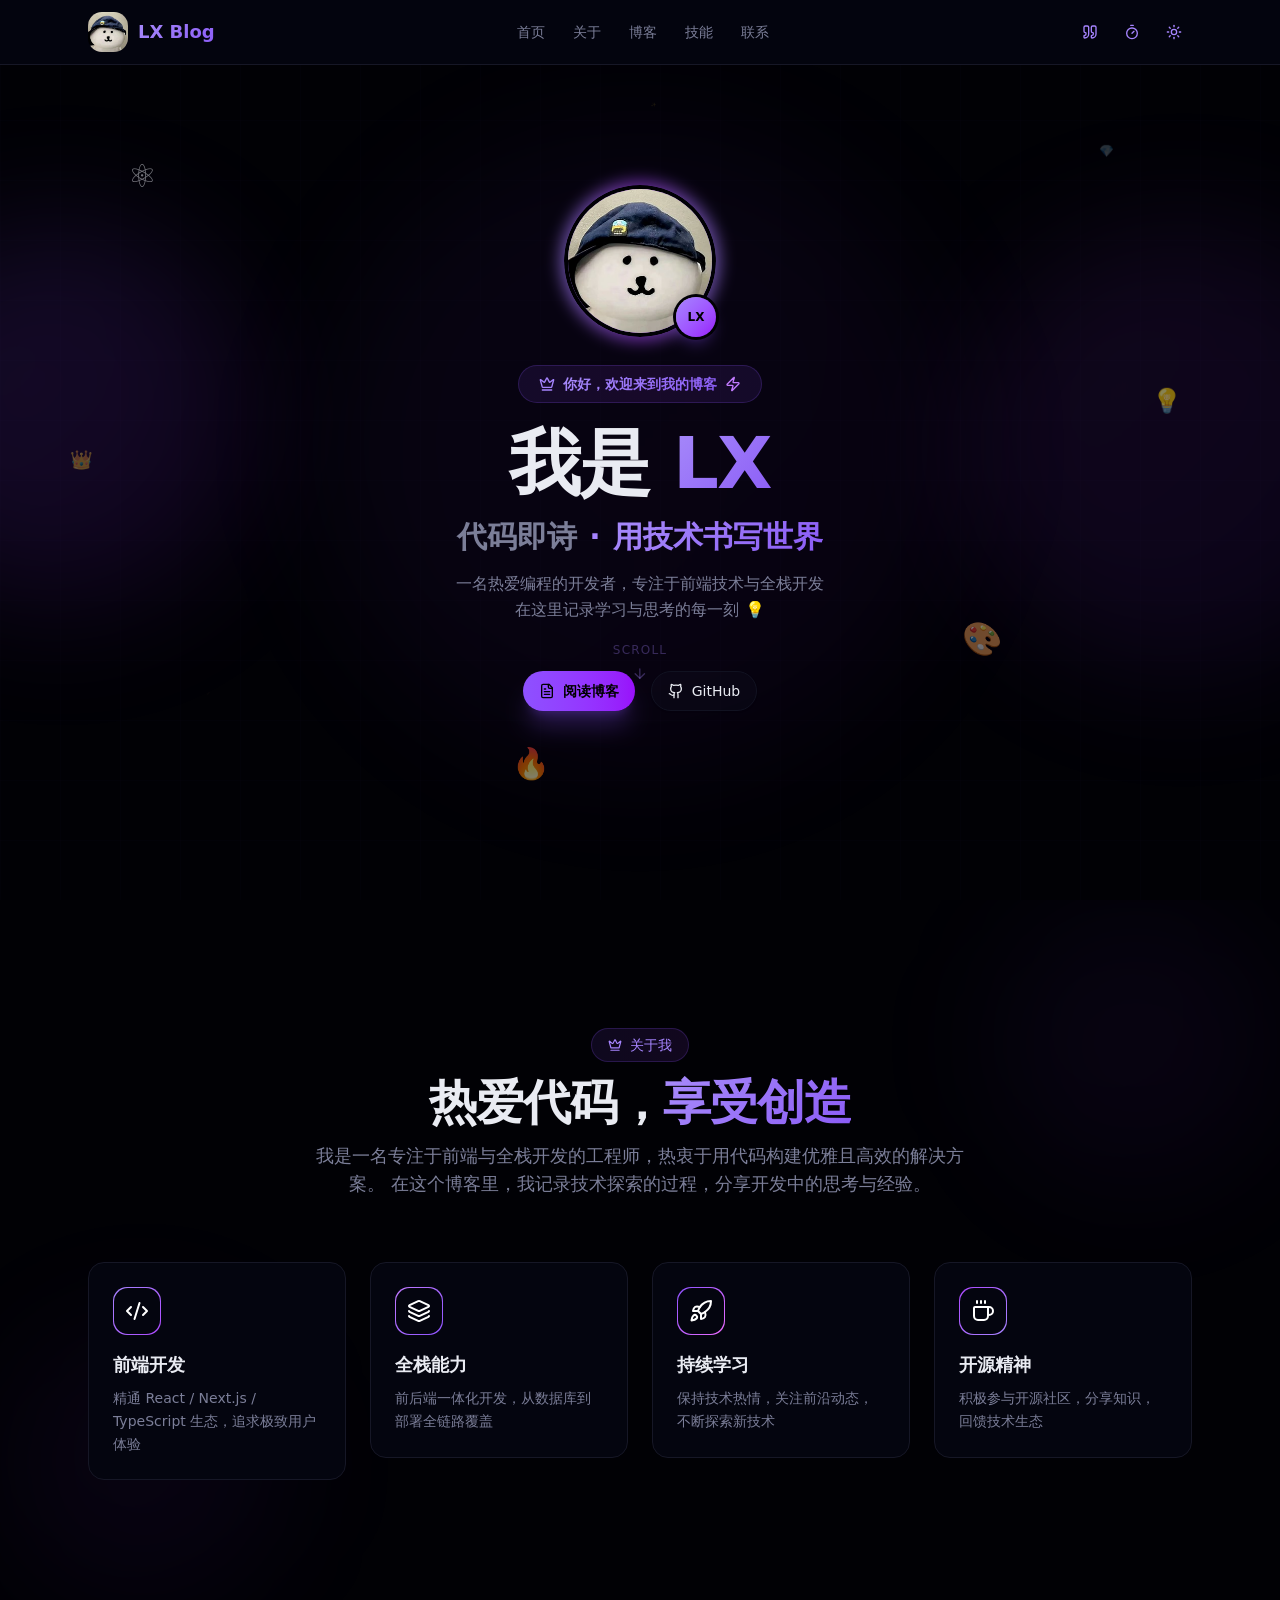
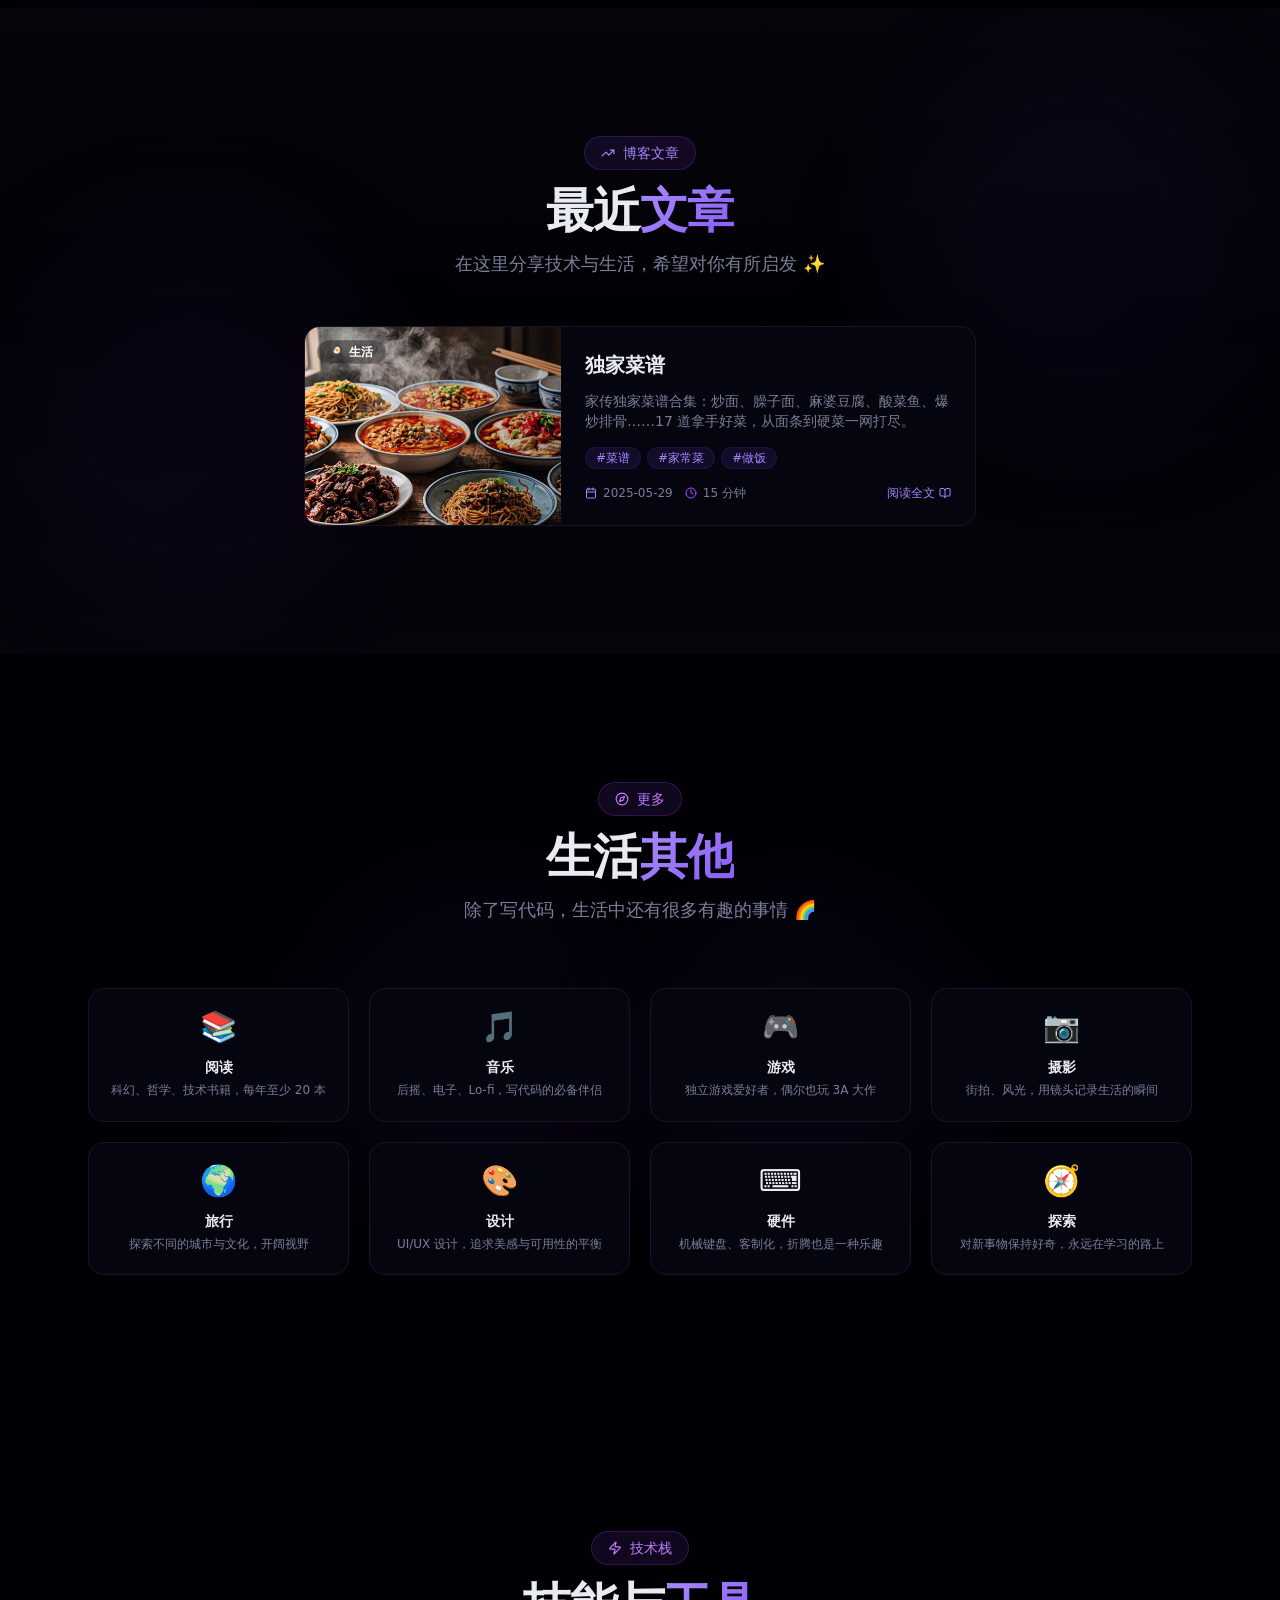
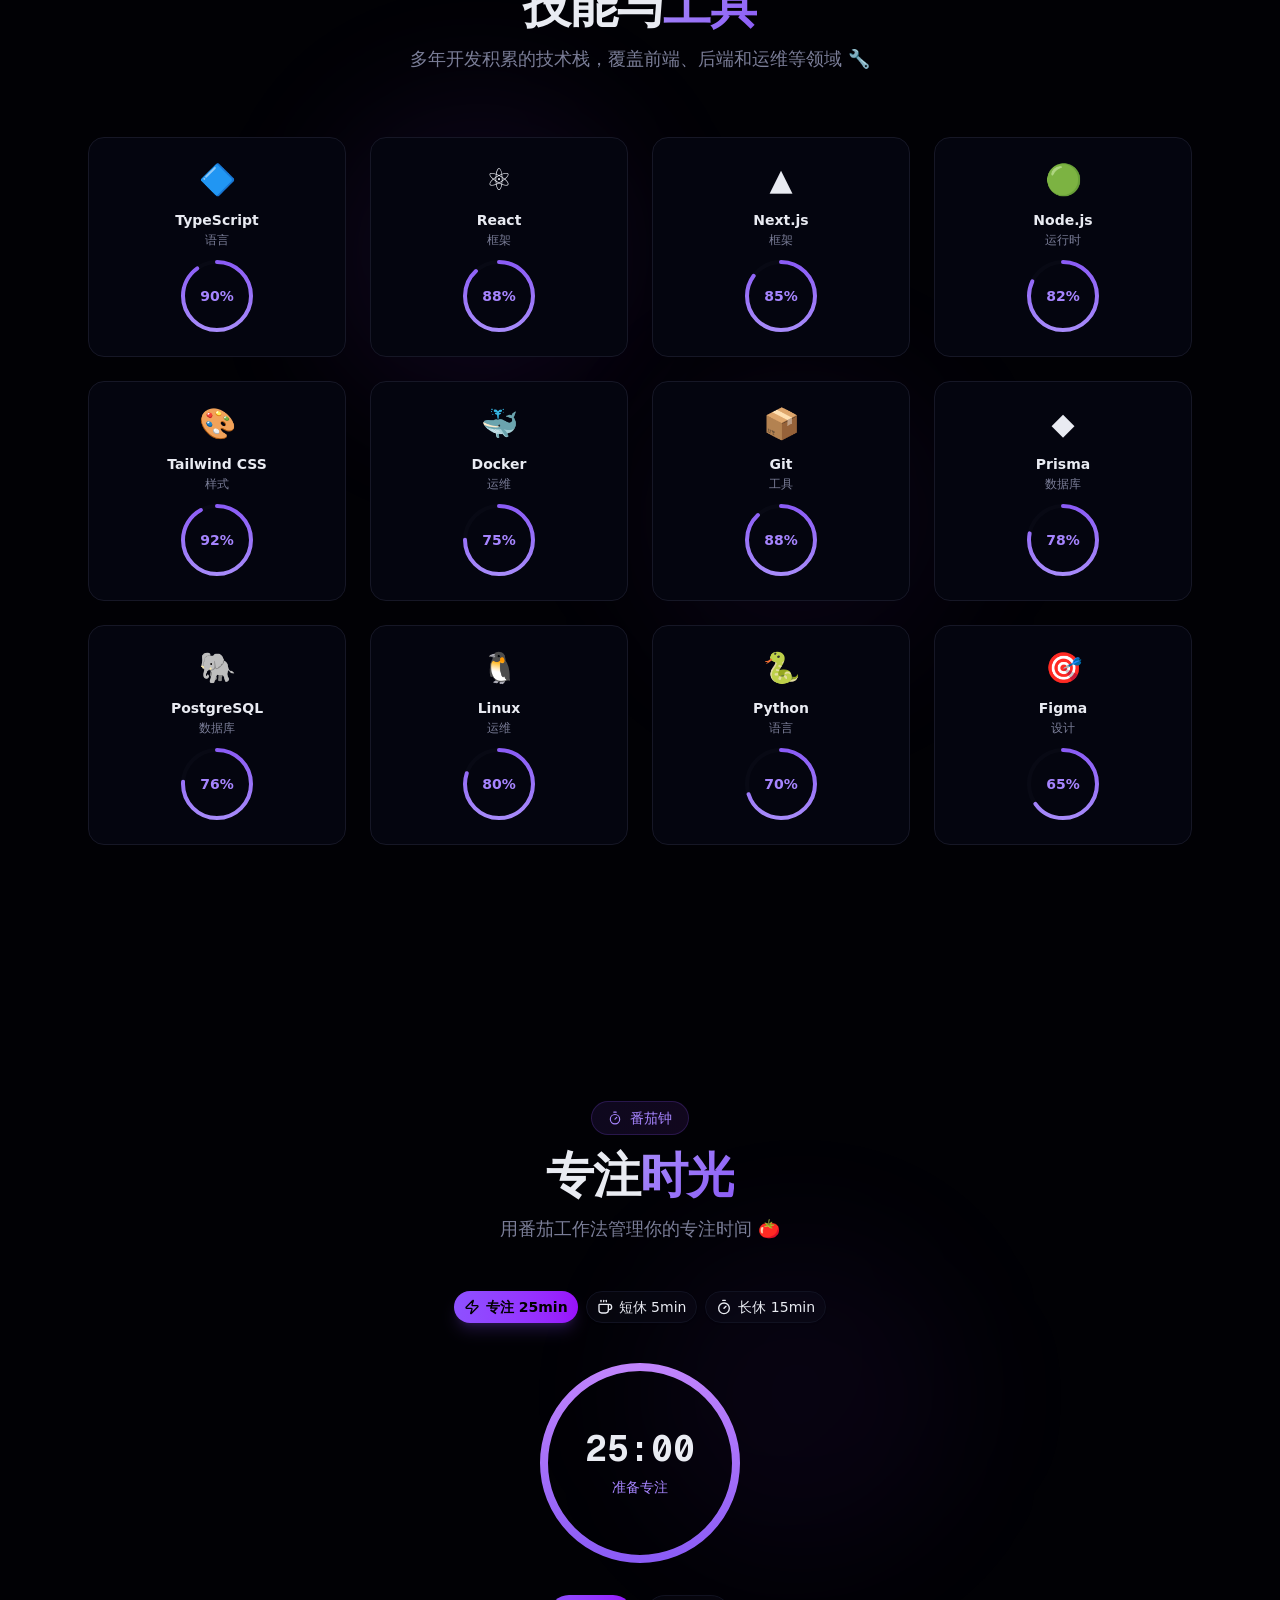
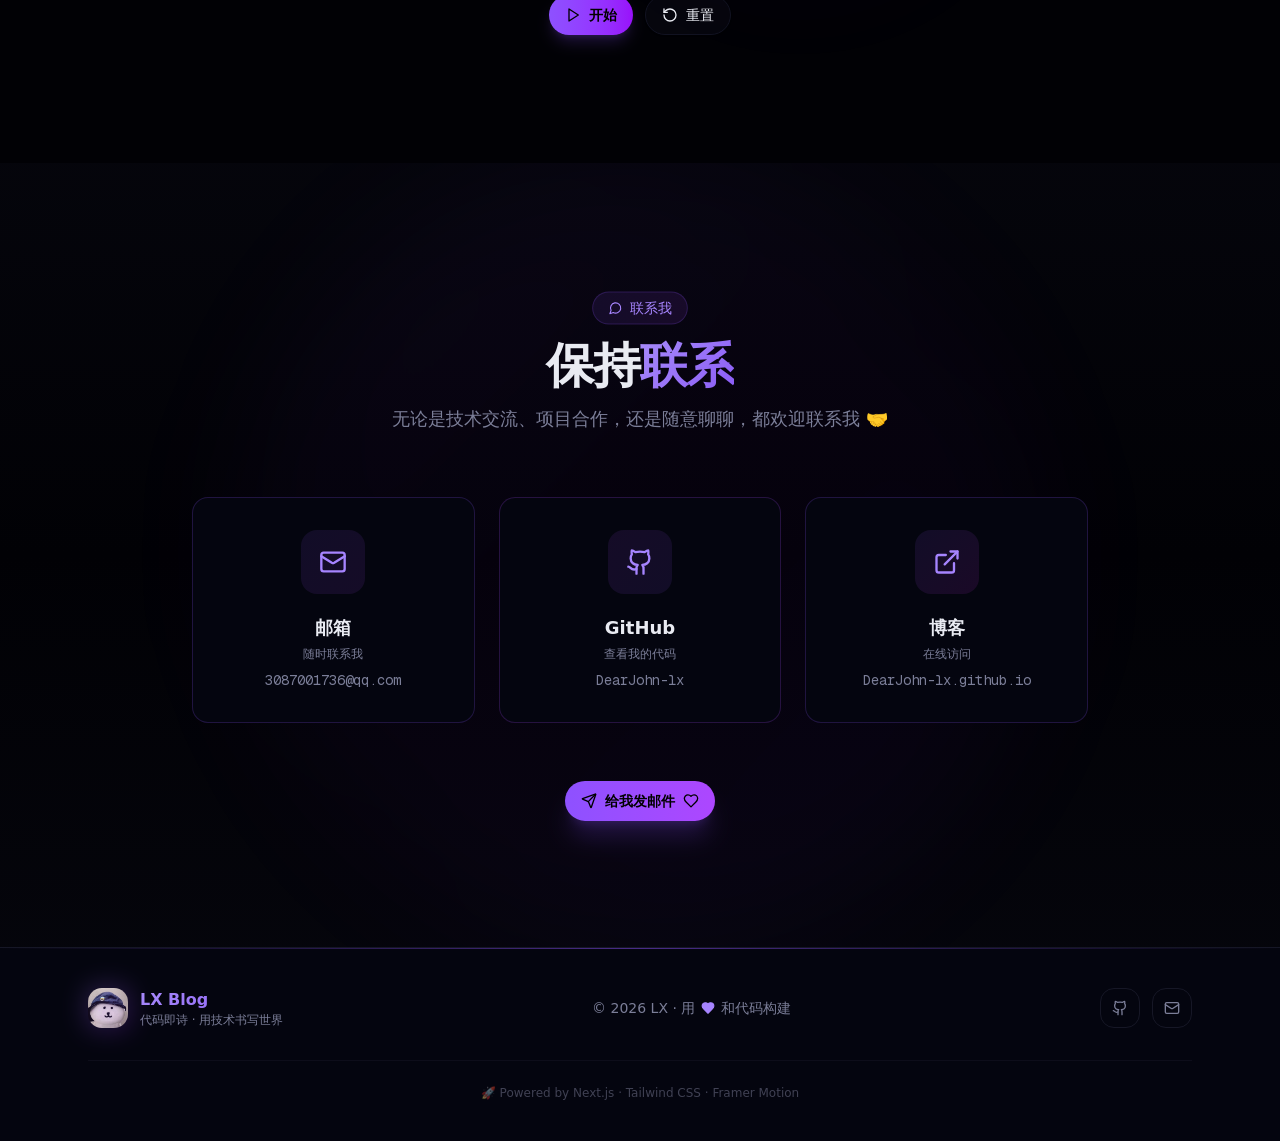
<file: index.html>
<!DOCTYPE html><!--PMMGu_MJi5bbh8eJRzZMI--><html lang="zh-CN"><head><meta charSet="utf-8"/><meta name="viewport" content="width=device-width, initial-scale=1"/><link rel="preload" href="/_next/static/media/797e433ab948586e-s.p.479bea2b.woff2" as="font" crossorigin="" type="font/woff2"/><link rel="preload" href="/_next/static/media/caa3a2e1cccd8315-s.p.3b6cae6d.woff2" as="font" crossorigin="" type="font/woff2"/><link rel="preload" href="/_next/static/media/f112ed7f0b91582f-s.p.12569d31.woff2" as="font" crossorigin="" type="font/woff2"/><link rel="preload" as="image" href="/logo.jpg"/><link rel="preload" as="image" href="/recipe-cover.jpg"/><link rel="stylesheet" href="/_next/static/chunks/a7d5d0791c8c6223.css" data-precedence="next"/><link rel="stylesheet" href="/_next/static/chunks/a6edaf8c41c59f8a.css" data-precedence="next"/><link rel="stylesheet" href="/_next/static/chunks/85e29868c216f21d.css" data-precedence="next"/><link rel="preload" as="script" fetchPriority="low" href="/_next/static/chunks/58c60a5fa6b544da.js"/><script src="/_next/static/chunks/771dedee3f5e1621.js" async=""></script><script src="/_next/static/chunks/93cf8d9e202dfd11.js" async=""></script><script src="/_next/static/chunks/turbopack-f32afe19e0b75952.js" async=""></script><script src="/_next/static/chunks/8410536493795f5c.js" async=""></script><script src="/_next/static/chunks/1ee95798edcf7b6b.js" async=""></script><script src="/_next/static/chunks/2f236954d6a65e12.js" async=""></script><script src="/_next/static/chunks/d100ca00a3acb546.js" async=""></script><meta name="next-size-adjust" content=""/><title>LX | 个人博客</title><meta name="description" content="LX 的个人博客 — 代码即诗，用技术书写世界。分享前端开发、TypeScript、React、Next.js 等技术文章。"/><meta name="author" content="LX"/><meta name="keywords" content="LX,个人博客,前端开发,TypeScript,React,Next.js"/><meta property="og:title" content="LX | 个人博客"/><meta property="og:description" content="代码即诗，用技术书写世界"/><meta property="og:url" content="https://DearJohn-lx.github.io/"/><meta property="og:site_name" content="LX Blog"/><meta property="og:type" content="website"/><meta name="twitter:card" content="summary"/><meta name="twitter:title" content="LX | 个人博客"/><meta name="twitter:description" content="代码即诗，用技术书写世界"/><link rel="icon" href="/logo.jpg"/><script src="/_next/static/chunks/a6dad97d9634a72d.js" noModule=""></script></head><body class="geist_a71539c9-module__T19VSG__variable geist_mono_8d43a2aa-module__8Li5zG__variable noto_serif_sc_44f4bd8a-module__MWcLYW__variable antialiased bg-background text-foreground"><div hidden=""><!--$--><!--/$--></div><script>((a,b,c,d,e,f,g,h)=>{let i=document.documentElement,j=["light","dark"];function k(b){var c;(Array.isArray(a)?a:[a]).forEach(a=>{let c="class"===a,d=c&&f?e.map(a=>f[a]||a):e;c?(i.classList.remove(...d),i.classList.add(f&&f[b]?f[b]:b)):i.setAttribute(a,b)}),c=b,h&&j.includes(c)&&(i.style.colorScheme=c)}if(d)k(d);else try{let a=localStorage.getItem(b)||c,d=g&&"system"===a?window.matchMedia("(prefers-color-scheme: dark)").matches?"dark":"light":a;k(d)}catch(a){}})("class","theme","dark",null,["light","dark"],null,true,true)</script><div class="min-h-screen flex flex-col"><header class="fixed top-0 left-0 right-0 z-50 bg-card/95 backdrop-blur-md border-b border-border"><nav class="max-w-6xl mx-auto px-4 sm:px-6 h-16 flex items-center justify-between"><a href="#hero" class="flex items-center gap-2.5 group"><div class="relative"><img src="/logo.jpg" alt="LX" class="w-10 h-10 rounded-xl object-cover group-hover:scale-110 transition-all duration-300 group-hover:shadow-lg group-hover:shadow-violet-500/25"/><div class="absolute -inset-1 rounded-xl bg-gradient-to-br from-violet-400 to-purple-600 opacity-0 group-hover:opacity-30 blur-md transition-opacity duration-300"></div></div><span class="font-bold text-lg hidden sm:block gradient-text">LX Blog</span></a><div class="hidden md:flex items-center gap-1"><a href="#hero" class="px-3 py-2 text-sm text-muted-foreground hover:text-foreground rounded-lg transition-all duration-300 hover:bg-violet-500/10 hover:shadow-sm hover:shadow-violet-500/10 relative group"><span class="hidden group-hover:inline mr-1 transition-all duration-200">🏠</span>首页</a><a href="#about" class="px-3 py-2 text-sm text-muted-foreground hover:text-foreground rounded-lg transition-all duration-300 hover:bg-violet-500/10 hover:shadow-sm hover:shadow-violet-500/10 relative group"><span class="hidden group-hover:inline mr-1 transition-all duration-200">✨</span>关于</a><a href="#posts" class="px-3 py-2 text-sm text-muted-foreground hover:text-foreground rounded-lg transition-all duration-300 hover:bg-violet-500/10 hover:shadow-sm hover:shadow-violet-500/10 relative group"><span class="hidden group-hover:inline mr-1 transition-all duration-200">📝</span>博客</a><a href="#skills" class="px-3 py-2 text-sm text-muted-foreground hover:text-foreground rounded-lg transition-all duration-300 hover:bg-violet-500/10 hover:shadow-sm hover:shadow-violet-500/10 relative group"><span class="hidden group-hover:inline mr-1 transition-all duration-200">⚡</span>技能</a><a href="#contact" class="px-3 py-2 text-sm text-muted-foreground hover:text-foreground rounded-lg transition-all duration-300 hover:bg-violet-500/10 hover:shadow-sm hover:shadow-violet-500/10 relative group"><span class="hidden group-hover:inline mr-1 transition-all duration-200">📬</span>联系</a></div><div class="flex items-center gap-1.5"><button data-slot="button" class="inline-flex items-center justify-center gap-2 whitespace-nowrap text-sm font-medium disabled:pointer-events-none disabled:opacity-50 [&amp;_svg]:pointer-events-none [&amp;_svg:not([class*=&#x27;size-&#x27;])]:size-4 shrink-0 [&amp;_svg]:shrink-0 outline-none focus-visible:border-ring focus-visible:ring-ring/50 focus-visible:ring-[3px] aria-invalid:ring-destructive/20 dark:aria-invalid:ring-destructive/40 aria-invalid:border-destructive hover:text-accent-foreground dark:hover:bg-accent/50 size-9 h-9 w-9 rounded-xl hover:bg-violet-500/10 transition-all duration-300" title="每日一言"><svg xmlns="http://www.w3.org/2000/svg" width="24" height="24" viewBox="0 0 24 24" fill="none" stroke="currentColor" stroke-width="2" stroke-linecap="round" stroke-linejoin="round" class="lucide lucide-quote h-4 w-4 text-violet-400" aria-hidden="true"><path d="M16 3a2 2 0 0 0-2 2v6a2 2 0 0 0 2 2 1 1 0 0 1 1 1v1a2 2 0 0 1-2 2 1 1 0 0 0-1 1v2a1 1 0 0 0 1 1 6 6 0 0 0 6-6V5a2 2 0 0 0-2-2z"></path><path d="M5 3a2 2 0 0 0-2 2v6a2 2 0 0 0 2 2 1 1 0 0 1 1 1v1a2 2 0 0 1-2 2 1 1 0 0 0-1 1v2a1 1 0 0 0 1 1 6 6 0 0 0 6-6V5a2 2 0 0 0-2-2z"></path></svg></button><button data-slot="button" class="inline-flex items-center justify-center gap-2 whitespace-nowrap text-sm font-medium disabled:pointer-events-none disabled:opacity-50 [&amp;_svg]:pointer-events-none [&amp;_svg:not([class*=&#x27;size-&#x27;])]:size-4 shrink-0 [&amp;_svg]:shrink-0 outline-none focus-visible:border-ring focus-visible:ring-ring/50 focus-visible:ring-[3px] aria-invalid:ring-destructive/20 dark:aria-invalid:ring-destructive/40 aria-invalid:border-destructive hover:text-accent-foreground dark:hover:bg-accent/50 size-9 h-9 w-9 rounded-xl hover:bg-violet-500/10 transition-all duration-300" title="番茄钟"><svg xmlns="http://www.w3.org/2000/svg" width="24" height="24" viewBox="0 0 24 24" fill="none" stroke="currentColor" stroke-width="2" stroke-linecap="round" stroke-linejoin="round" class="lucide lucide-timer h-4 w-4 text-violet-400" aria-hidden="true"><line x1="10" x2="14" y1="2" y2="2"></line><line x1="12" x2="15" y1="14" y2="11"></line><circle cx="12" cy="14" r="8"></circle></svg></button><button data-slot="button" class="inline-flex items-center justify-center gap-2 whitespace-nowrap text-sm font-medium transition-all disabled:pointer-events-none disabled:opacity-50 [&amp;_svg]:pointer-events-none [&amp;_svg:not([class*=&#x27;size-&#x27;])]:size-4 shrink-0 [&amp;_svg]:shrink-0 outline-none focus-visible:border-ring focus-visible:ring-ring/50 focus-visible:ring-[3px] aria-invalid:ring-destructive/20 dark:aria-invalid:ring-destructive/40 aria-invalid:border-destructive hover:bg-accent hover:text-accent-foreground dark:hover:bg-accent/50 size-9 md:hidden h-9 w-9 rounded-xl"><svg xmlns="http://www.w3.org/2000/svg" width="24" height="24" viewBox="0 0 24 24" fill="none" stroke="currentColor" stroke-width="2" stroke-linecap="round" stroke-linejoin="round" class="lucide lucide-menu h-4 w-4" aria-hidden="true"><path d="M4 12h16"></path><path d="M4 18h16"></path><path d="M4 6h16"></path></svg></button></div></nav></header><main class="flex-1"><section id="hero" class="relative min-h-screen flex items-center justify-center overflow-hidden"><div class="absolute inset-0 -z-10"><div class="absolute top-1/4 -left-32 w-96 h-96 bg-gradient-to-br from-violet-500/15 to-purple-600/10 rounded-full blur-3xl animate-morph"></div><div class="absolute bottom-1/4 -right-32 w-[28rem] h-[28rem] bg-gradient-to-br from-purple-500/10 to-violet-600/8 rounded-full blur-3xl animate-morph" style="animation-delay:-4s"></div><div class="absolute top-1/2 left-1/2 -translate-x-1/2 -translate-y-1/2 w-[40rem] h-[40rem] bg-gradient-to-br from-violet-500/5 to-purple-600/5 rounded-full blur-3xl animate-morph" style="animation-delay:-2s"></div><div class="absolute inset-0 opacity-[0.04] dark:opacity-[0.06]" style="background-image:linear-gradient(rgba(139,92,246,0.2) 1px, transparent 1px),
                              linear-gradient(90deg, rgba(139,92,246,0.2) 1px, transparent 1px);background-size:60px 60px"></div><div class="absolute select-none pointer-events-none" style="left:10%;top:20%;font-size:2rem;opacity:0;transform:scale(0)">⚛️</div><div class="absolute select-none pointer-events-none" style="left:85%;top:15%;font-size:1.8rem;opacity:0;transform:scale(0)">💎</div><div class="absolute select-none pointer-events-none" style="left:75%;top:70%;font-size:2.2rem;opacity:0;transform:scale(0)">🎨</div><div class="absolute select-none pointer-events-none" style="left:15%;top:75%;font-size:1.6rem;opacity:0;transform:scale(0)">🚀</div><div class="absolute select-none pointer-events-none" style="left:90%;top:45%;font-size:1.5rem;opacity:0;transform:scale(0)">💡</div><div class="absolute select-none pointer-events-none" style="left:5%;top:50%;font-size:1.7rem;opacity:0;transform:scale(0)">👑</div><div class="absolute select-none pointer-events-none" style="left:50%;top:10%;font-size:1.4rem;opacity:0;transform:scale(0)">✨</div><div class="absolute select-none pointer-events-none" style="left:40%;top:85%;font-size:1.9rem;opacity:0;transform:scale(0)">🔥</div></div><div class="max-w-4xl mx-auto px-4 sm:px-6 text-center relative z-10"><div class="mb-8 flex justify-center" style="transform:scale(0) rotate(-180deg)"><div class="relative"><div class="absolute -inset-2 rounded-full bg-gradient-to-r from-violet-400 via-purple-500 to-violet-400 animate-spin-slow opacity-60 blur-sm"></div><div class="absolute -inset-1 rounded-full bg-gradient-to-r from-violet-400 via-purple-500 to-violet-400 animate-spin-slow"></div><div class="relative w-28 h-28 sm:w-36 sm:h-36 rounded-full overflow-hidden ring-4 ring-background"><img src="/logo.jpg" alt="LX" class="w-full h-full object-cover"/></div><div class="absolute -bottom-1 -right-1 w-10 h-10 bg-gradient-to-br from-violet-400 to-purple-600 rounded-full flex items-center justify-center text-black text-xs font-bold ring-3 ring-background shadow-lg shadow-violet-500/30" style="transform:scale(0)">LX</div></div></div><div style="opacity:0;transform:translateY(30px)"><span class="inline-flex items-center gap-2 px-5 py-2 rounded-full bg-gradient-to-r from-violet-500/10 via-purple-500/10 to-violet-500/10 border border-violet-500/20 text-sm font-medium mb-6"><svg xmlns="http://www.w3.org/2000/svg" width="24" height="24" viewBox="0 0 24 24" fill="none" stroke="currentColor" stroke-width="2" stroke-linecap="round" stroke-linejoin="round" class="lucide lucide-crown w-4 h-4 text-violet-400" aria-hidden="true"><path d="M11.562 3.266a.5.5 0 0 1 .876 0L15.39 8.87a1 1 0 0 0 1.516.294L21.183 5.5a.5.5 0 0 1 .798.519l-2.834 10.246a1 1 0 0 1-.956.734H5.81a1 1 0 0 1-.957-.734L2.02 6.02a.5.5 0 0 1 .798-.519l4.276 3.664a1 1 0 0 0 1.516-.294z"></path><path d="M5 21h14"></path></svg><span class="gradient-text font-semibold">你好，欢迎来到我的博客</span><svg xmlns="http://www.w3.org/2000/svg" width="24" height="24" viewBox="0 0 24 24" fill="none" stroke="currentColor" stroke-width="2" stroke-linecap="round" stroke-linejoin="round" class="lucide lucide-zap w-4 h-4 text-purple-400" aria-hidden="true"><path d="M4 14a1 1 0 0 1-.78-1.63l9.9-10.2a.5.5 0 0 1 .86.46l-1.92 6.02A1 1 0 0 0 13 10h7a1 1 0 0 1 .78 1.63l-9.9 10.2a.5.5 0 0 1-.86-.46l1.92-6.02A1 1 0 0 0 11 14z"></path></svg></span></div><h1 class="text-5xl sm:text-6xl md:text-7xl font-black tracking-tight mb-5" style="opacity:0;transform:translateY(30px)">我是<!-- --> <span class="gradient-text">LX</span></h1><div class="text-xl sm:text-2xl md:text-3xl font-bold mb-4" style="opacity:0;transform:translateY(30px)"><span class="text-muted-foreground">代码即诗</span><span class="mx-3 text-violet-400">·</span><span class="gradient-text">用技术书写世界</span></div><p class="text-base text-muted-foreground mb-12 max-w-xl mx-auto leading-relaxed" style="opacity:0;transform:translateY(30px)">一名热爱编程的开发者，专注于前端技术与全栈开发<br class="hidden sm:block"/>在这里记录学习与思考的每一刻 💡</p><div class="flex flex-wrap items-center justify-center gap-4" style="opacity:0;transform:translateY(30px)"><button data-slot="button" class="inline-flex items-center justify-center whitespace-nowrap text-sm disabled:pointer-events-none disabled:opacity-50 [&amp;_svg]:pointer-events-none [&amp;_svg:not([class*=&#x27;size-&#x27;])]:size-4 shrink-0 [&amp;_svg]:shrink-0 outline-none focus-visible:border-ring focus-visible:ring-ring/50 focus-visible:ring-[3px] aria-invalid:ring-destructive/20 dark:aria-invalid:ring-destructive/40 aria-invalid:border-destructive hover:bg-primary/90 h-10 has-[&gt;svg]:px-4 bg-gradient-to-r from-violet-500 to-purple-600 hover:from-violet-400 hover:to-purple-500 text-black font-bold gap-2 rounded-full px-8 shadow-xl shadow-violet-500/25 hover:shadow-2xl hover:shadow-violet-500/30 transition-all duration-300 hover:scale-105"><svg xmlns="http://www.w3.org/2000/svg" width="24" height="24" viewBox="0 0 24 24" fill="none" stroke="currentColor" stroke-width="2" stroke-linecap="round" stroke-linejoin="round" class="lucide lucide-file-text w-4 h-4" aria-hidden="true"><path d="M15 2H6a2 2 0 0 0-2 2v16a2 2 0 0 0 2 2h12a2 2 0 0 0 2-2V7Z"></path><path d="M14 2v4a2 2 0 0 0 2 2h4"></path><path d="M10 9H8"></path><path d="M16 13H8"></path><path d="M16 17H8"></path></svg>阅读博客</button><a href="https://github.com/DearJohn-lx" target="_blank" rel="noopener noreferrer" data-slot="button" class="inline-flex items-center justify-center whitespace-nowrap text-sm font-medium disabled:pointer-events-none disabled:opacity-50 [&amp;_svg]:pointer-events-none [&amp;_svg:not([class*=&#x27;size-&#x27;])]:size-4 shrink-0 [&amp;_svg]:shrink-0 outline-none focus-visible:border-ring focus-visible:ring-ring/50 focus-visible:ring-[3px] aria-invalid:ring-destructive/20 dark:aria-invalid:ring-destructive/40 aria-invalid:border-destructive border bg-background shadow-xs hover:text-accent-foreground dark:bg-input/30 dark:border-input dark:hover:bg-input/50 h-10 has-[&gt;svg]:px-4 gap-2 rounded-full px-8 border-violet-500/30 hover:bg-violet-500/10 hover:border-violet-500/50 text-foreground transition-all duration-300 hover:scale-105"><svg xmlns="http://www.w3.org/2000/svg" width="24" height="24" viewBox="0 0 24 24" fill="none" stroke="currentColor" stroke-width="2" stroke-linecap="round" stroke-linejoin="round" class="lucide lucide-github w-4 h-4" aria-hidden="true"><path d="M15 22v-4a4.8 4.8 0 0 0-1-3.5c3 0 6-2 6-5.5.08-1.25-.27-2.48-1-3.5.28-1.15.28-2.35 0-3.5 0 0-1 0-3 1.5-2.64-.5-5.36-.5-8 0C6 2 5 2 5 2c-.3 1.15-.3 2.35 0 3.5A5.403 5.403 0 0 0 4 9c0 3.5 3 5.5 6 5.5-.39.49-.68 1.05-.85 1.65-.17.6-.22 1.23-.15 1.85v4"></path><path d="M9 18c-4.51 2-5-2-7-2"></path></svg>GitHub</a></div><div class="absolute bottom-8 left-1/2 -translate-x-1/2" style="opacity:0"><div class="flex flex-col items-center gap-2 text-violet-400/30"><span class="text-xs tracking-widest uppercase">Scroll</span><svg xmlns="http://www.w3.org/2000/svg" width="24" height="24" viewBox="0 0 24 24" fill="none" stroke="currentColor" stroke-width="2" stroke-linecap="round" stroke-linejoin="round" class="lucide lucide-arrow-down w-4 h-4" aria-hidden="true"><path d="M12 5v14"></path><path d="m19 12-7 7-7-7"></path></svg></div></div></div></section><section id="about" class="py-24 sm:py-32 relative overflow-hidden"><div class="absolute inset-0 -z-10"><div class="absolute top-0 right-0 w-72 h-72 bg-gradient-to-br from-violet-500/5 to-purple-600/5 rounded-full blur-3xl"></div><div class="absolute bottom-0 left-0 w-72 h-72 bg-gradient-to-br from-purple-500/5 to-violet-600/5 rounded-full blur-3xl"></div></div><div class="max-w-6xl mx-auto px-4 sm:px-6"><div class="text-center mb-16" style="opacity:0;transform:translateY(40px)"><span class="inline-flex items-center gap-2 px-4 py-1.5 rounded-full bg-gradient-to-r from-violet-500/10 to-purple-500/10 border border-violet-500/20 text-sm font-medium text-violet-400 mb-4" style="transform:scale(0)"><svg xmlns="http://www.w3.org/2000/svg" width="24" height="24" viewBox="0 0 24 24" fill="none" stroke="currentColor" stroke-width="2" stroke-linecap="round" stroke-linejoin="round" class="lucide lucide-crown w-3.5 h-3.5" aria-hidden="true"><path d="M11.562 3.266a.5.5 0 0 1 .876 0L15.39 8.87a1 1 0 0 0 1.516.294L21.183 5.5a.5.5 0 0 1 .798.519l-2.834 10.246a1 1 0 0 1-.956.734H5.81a1 1 0 0 1-.957-.734L2.02 6.02a.5.5 0 0 1 .798-.519l4.276 3.664a1 1 0 0 0 1.516-.294z"></path><path d="M5 21h14"></path></svg>关于我</span><h2 class="text-3xl sm:text-5xl font-black tracking-tight mb-4">热爱代码，<span class="gradient-text">享受创造</span></h2><p class="text-muted-foreground max-w-2xl mx-auto text-lg">我是一名专注于前端与全栈开发的工程师，热衷于用代码构建优雅且高效的解决方案。 在这个博客里，我记录技术探索的过程，分享开发中的思考与经验。</p></div><div class="grid grid-cols-1 sm:grid-cols-2 lg:grid-cols-4 gap-5 sm:gap-6"><div class="group relative" style="opacity:0;transform:translateY(60px) rotateX(15deg)"><div class="absolute -inset-0.5 bg-gradient-to-r from-violet-400 to-purple-500 rounded-2xl opacity-0 group-hover:opacity-20 blur-xl transition-all duration-500"></div><div class="relative p-6 rounded-2xl border border-border bg-card overflow-hidden transition-all duration-500 group-hover:border-violet-500/30 group-hover:shadow-2xl group-hover:shadow-violet-500/5 group-hover:-translate-y-1"><div class="absolute inset-0 shine-effect"></div><div class="absolute top-0 left-0 right-0 h-1 bg-gradient-to-r from-violet-400 to-purple-500 opacity-0 group-hover:opacity-100 transition-opacity duration-500"></div><span class="absolute top-3 right-3 text-2xl opacity-0 group-hover:opacity-100 transition-all duration-300">⚛️</span><div class="w-12 h-12 rounded-xl bg-gradient-to-br from-violet-400 to-purple-500 p-[1px] mb-4 group-hover:scale-110 transition-transform duration-300"><div class="w-full h-full rounded-xl bg-card flex items-center justify-center dark:text-white text-violet-600"><svg xmlns="http://www.w3.org/2000/svg" width="24" height="24" viewBox="0 0 24 24" fill="none" stroke="currentColor" stroke-width="2" stroke-linecap="round" stroke-linejoin="round" class="lucide lucide-code-xml w-6 h-6" aria-hidden="true"><path d="m18 16 4-4-4-4"></path><path d="m6 8-4 4 4 4"></path><path d="m14.5 4-5 16"></path></svg></div></div><h3 class="font-bold text-lg mb-2 group-hover:text-violet-400 transition-colors">前端开发</h3><p class="text-sm text-muted-foreground leading-relaxed">精通 React / Next.js / TypeScript 生态，追求极致用户体验</p></div></div><div class="group relative" style="opacity:0;transform:translateY(60px) rotateX(15deg)"><div class="absolute -inset-0.5 bg-gradient-to-r from-purple-400 to-violet-500 rounded-2xl opacity-0 group-hover:opacity-20 blur-xl transition-all duration-500"></div><div class="relative p-6 rounded-2xl border border-border bg-card overflow-hidden transition-all duration-500 group-hover:border-violet-500/30 group-hover:shadow-2xl group-hover:shadow-violet-500/5 group-hover:-translate-y-1"><div class="absolute inset-0 shine-effect"></div><div class="absolute top-0 left-0 right-0 h-1 bg-gradient-to-r from-purple-400 to-violet-500 opacity-0 group-hover:opacity-100 transition-opacity duration-500"></div><span class="absolute top-3 right-3 text-2xl opacity-0 group-hover:opacity-100 transition-all duration-300">🏗️</span><div class="w-12 h-12 rounded-xl bg-gradient-to-br from-purple-400 to-violet-500 p-[1px] mb-4 group-hover:scale-110 transition-transform duration-300"><div class="w-full h-full rounded-xl bg-card flex items-center justify-center dark:text-white text-violet-600"><svg xmlns="http://www.w3.org/2000/svg" width="24" height="24" viewBox="0 0 24 24" fill="none" stroke="currentColor" stroke-width="2" stroke-linecap="round" stroke-linejoin="round" class="lucide lucide-layers w-6 h-6" aria-hidden="true"><path d="M12.83 2.18a2 2 0 0 0-1.66 0L2.6 6.08a1 1 0 0 0 0 1.83l8.58 3.91a2 2 0 0 0 1.66 0l8.58-3.9a1 1 0 0 0 0-1.83z"></path><path d="M2 12a1 1 0 0 0 .58.91l8.6 3.91a2 2 0 0 0 1.65 0l8.58-3.9A1 1 0 0 0 22 12"></path><path d="M2 17a1 1 0 0 0 .58.91l8.6 3.91a2 2 0 0 0 1.65 0l8.58-3.9A1 1 0 0 0 22 17"></path></svg></div></div><h3 class="font-bold text-lg mb-2 group-hover:text-violet-400 transition-colors">全栈能力</h3><p class="text-sm text-muted-foreground leading-relaxed">前后端一体化开发，从数据库到部署全链路覆盖</p></div></div><div class="group relative" style="opacity:0;transform:translateY(60px) rotateX(15deg)"><div class="absolute -inset-0.5 bg-gradient-to-r from-violet-500 to-fuchsia-400 rounded-2xl opacity-0 group-hover:opacity-20 blur-xl transition-all duration-500"></div><div class="relative p-6 rounded-2xl border border-border bg-card overflow-hidden transition-all duration-500 group-hover:border-violet-500/30 group-hover:shadow-2xl group-hover:shadow-violet-500/5 group-hover:-translate-y-1"><div class="absolute inset-0 shine-effect"></div><div class="absolute top-0 left-0 right-0 h-1 bg-gradient-to-r from-violet-500 to-fuchsia-400 opacity-0 group-hover:opacity-100 transition-opacity duration-500"></div><span class="absolute top-3 right-3 text-2xl opacity-0 group-hover:opacity-100 transition-all duration-300">🚀</span><div class="w-12 h-12 rounded-xl bg-gradient-to-br from-violet-500 to-fuchsia-400 p-[1px] mb-4 group-hover:scale-110 transition-transform duration-300"><div class="w-full h-full rounded-xl bg-card flex items-center justify-center dark:text-white text-violet-600"><svg xmlns="http://www.w3.org/2000/svg" width="24" height="24" viewBox="0 0 24 24" fill="none" stroke="currentColor" stroke-width="2" stroke-linecap="round" stroke-linejoin="round" class="lucide lucide-rocket w-6 h-6" aria-hidden="true"><path d="M4.5 16.5c-1.5 1.26-2 5-2 5s3.74-.5 5-2c.71-.84.7-2.13-.09-2.91a2.18 2.18 0 0 0-2.91-.09z"></path><path d="m12 15-3-3a22 22 0 0 1 2-3.95A12.88 12.88 0 0 1 22 2c0 2.72-.78 7.5-6 11a22.35 22.35 0 0 1-4 2z"></path><path d="M9 12H4s.55-3.03 2-4c1.62-1.08 5 0 5 0"></path><path d="M12 15v5s3.03-.55 4-2c1.08-1.62 0-5 0-5"></path></svg></div></div><h3 class="font-bold text-lg mb-2 group-hover:text-violet-400 transition-colors">持续学习</h3><p class="text-sm text-muted-foreground leading-relaxed">保持技术热情，关注前沿动态，不断探索新技术</p></div></div><div class="group relative" style="opacity:0;transform:translateY(60px) rotateX(15deg)"><div class="absolute -inset-0.5 bg-gradient-to-r from-purple-500 to-violet-400 rounded-2xl opacity-0 group-hover:opacity-20 blur-xl transition-all duration-500"></div><div class="relative p-6 rounded-2xl border border-border bg-card overflow-hidden transition-all duration-500 group-hover:border-violet-500/30 group-hover:shadow-2xl group-hover:shadow-violet-500/5 group-hover:-translate-y-1"><div class="absolute inset-0 shine-effect"></div><div class="absolute top-0 left-0 right-0 h-1 bg-gradient-to-r from-purple-500 to-violet-400 opacity-0 group-hover:opacity-100 transition-opacity duration-500"></div><span class="absolute top-3 right-3 text-2xl opacity-0 group-hover:opacity-100 transition-all duration-300">☕</span><div class="w-12 h-12 rounded-xl bg-gradient-to-br from-purple-500 to-violet-400 p-[1px] mb-4 group-hover:scale-110 transition-transform duration-300"><div class="w-full h-full rounded-xl bg-card flex items-center justify-center dark:text-white text-violet-600"><svg xmlns="http://www.w3.org/2000/svg" width="24" height="24" viewBox="0 0 24 24" fill="none" stroke="currentColor" stroke-width="2" stroke-linecap="round" stroke-linejoin="round" class="lucide lucide-coffee w-6 h-6" aria-hidden="true"><path d="M10 2v2"></path><path d="M14 2v2"></path><path d="M16 8a1 1 0 0 1 1 1v8a4 4 0 0 1-4 4H7a4 4 0 0 1-4-4V9a1 1 0 0 1 1-1h14a4 4 0 1 1 0 8h-1"></path><path d="M6 2v2"></path></svg></div></div><h3 class="font-bold text-lg mb-2 group-hover:text-violet-400 transition-colors">开源精神</h3><p class="text-sm text-muted-foreground leading-relaxed">积极参与开源社区，分享知识，回馈技术生态</p></div></div></div></div></section><section id="posts" class="py-24 sm:py-32 relative overflow-hidden"><div class="absolute inset-0 -z-10 bg-gradient-to-b from-muted/30 via-transparent to-muted/30"></div><div class="absolute top-1/3 left-0 w-96 h-96 bg-gradient-to-br from-violet-500/5 to-purple-600/5 rounded-full blur-3xl animate-morph"></div><div class="absolute bottom-1/3 right-0 w-96 h-96 bg-gradient-to-br from-purple-500/5 to-violet-600/5 rounded-full blur-3xl animate-morph" style="animation-delay:-4s"></div><div class="max-w-6xl mx-auto px-4 sm:px-6 relative z-10"><div class="text-center mb-12" style="opacity:0;transform:translateY(40px)"><span class="inline-flex items-center gap-2 px-4 py-1.5 rounded-full bg-gradient-to-r from-violet-500/10 to-purple-500/10 border border-violet-500/20 text-sm font-medium text-violet-400 mb-4" style="transform:scale(0)"><svg xmlns="http://www.w3.org/2000/svg" width="24" height="24" viewBox="0 0 24 24" fill="none" stroke="currentColor" stroke-width="2" stroke-linecap="round" stroke-linejoin="round" class="lucide lucide-trending-up w-3.5 h-3.5" aria-hidden="true"><path d="M16 7h6v6"></path><path d="m22 7-8.5 8.5-5-5L2 17"></path></svg>博客文章</span><h2 class="text-3xl sm:text-5xl font-black tracking-tight mb-4">最近<span class="gradient-text">文章</span></h2><p class="text-muted-foreground max-w-2xl mx-auto text-lg">在这里分享技术与生活，希望对你有所启发 ✨</p></div><div class="space-y-6"><article class="group relative max-w-2xl mx-auto" style="opacity:0;transform:translateY(60px) scale(0.98)"><div class="absolute -inset-1 bg-gradient-to-r from-orange-400 to-rose-500 rounded-3xl opacity-0 group-hover:opacity-20 blur-xl transition-all duration-700"></div><div class="relative flex flex-col sm:flex-row rounded-2xl border border-border bg-card overflow-hidden group-hover:border-violet-500/30 cursor-pointer transition-all duration-500 group-hover:shadow-2xl group-hover:shadow-violet-500/10"><div class="sm:w-64 h-52 sm:h-auto relative overflow-hidden shrink-0"><img src="/recipe-cover.jpg" alt="独家菜谱" class="w-full h-full object-cover group-hover:scale-105 transition-transform duration-700"/><div class="absolute inset-0 bg-gradient-to-r from-transparent to-card/30 hidden sm:block"></div><div class="absolute inset-0 bg-gradient-to-t from-card/40 to-transparent sm:hidden"></div><div class="absolute top-3 left-3"><span class="px-3 py-1 rounded-full bg-black/40 backdrop-blur-md text-white text-xs font-bold border border-white/10">🍳 <!-- -->生活</span></div></div><div class="flex-1 p-6 flex flex-col justify-center"><h3 class="font-bold text-xl mb-3 group-hover:text-violet-400 transition-colors">独家菜谱</h3><p class="text-sm text-muted-foreground mb-4 line-clamp-3">家传独家菜谱合集：炒面、臊子面、麻婆豆腐、酸菜鱼、爆炒排骨……17 道拿手好菜，从面条到硬菜一网打尽。</p><div class="flex flex-wrap gap-1.5 mb-4"><span class="text-xs px-2.5 py-0.5 rounded-full bg-violet-500/10 text-violet-400 font-medium border border-violet-500/10">#<!-- -->菜谱</span><span class="text-xs px-2.5 py-0.5 rounded-full bg-violet-500/10 text-violet-400 font-medium border border-violet-500/10">#<!-- -->家常菜</span><span class="text-xs px-2.5 py-0.5 rounded-full bg-violet-500/10 text-violet-400 font-medium border border-violet-500/10">#<!-- -->做饭</span></div><div class="flex items-center justify-between"><div class="flex items-center gap-3 text-xs text-muted-foreground"><span class="flex items-center gap-1.5"><svg xmlns="http://www.w3.org/2000/svg" width="24" height="24" viewBox="0 0 24 24" fill="none" stroke="currentColor" stroke-width="2" stroke-linecap="round" stroke-linejoin="round" class="lucide lucide-calendar w-3 h-3 text-violet-400" aria-hidden="true"><path d="M8 2v4"></path><path d="M16 2v4"></path><rect width="18" height="18" x="3" y="4" rx="2"></rect><path d="M3 10h18"></path></svg>2025-05-29</span><span class="flex items-center gap-1.5"><svg xmlns="http://www.w3.org/2000/svg" width="24" height="24" viewBox="0 0 24 24" fill="none" stroke="currentColor" stroke-width="2" stroke-linecap="round" stroke-linejoin="round" class="lucide lucide-clock w-3 h-3 text-purple-500" aria-hidden="true"><path d="M12 6v6l4 2"></path><circle cx="12" cy="12" r="10"></circle></svg>15<!-- --> 分钟</span></div><span class="text-xs text-violet-400 font-medium group-hover:underline flex items-center gap-1">阅读全文<svg xmlns="http://www.w3.org/2000/svg" width="24" height="24" viewBox="0 0 24 24" fill="none" stroke="currentColor" stroke-width="2" stroke-linecap="round" stroke-linejoin="round" class="lucide lucide-book-open w-3 h-3" aria-hidden="true"><path d="M12 7v14"></path><path d="M3 18a1 1 0 0 1-1-1V4a1 1 0 0 1 1-1h5a4 4 0 0 1 4 4 4 4 0 0 1 4-4h5a1 1 0 0 1 1 1v13a1 1 0 0 1-1 1h-6a3 3 0 0 0-3 3 3 3 0 0 0-3-3z"></path></svg></span></div></div></div></article></div></div></section><section id="other" class="py-24 sm:py-32 relative overflow-hidden"><div class="absolute inset-0 -z-10"><div class="absolute bottom-1/4 left-1/4 w-80 h-80 bg-gradient-to-br from-violet-500/5 to-purple-600/5 rounded-full blur-3xl"></div><div class="absolute top-1/3 right-1/4 w-80 h-80 bg-gradient-to-br from-purple-500/5 to-violet-600/5 rounded-full blur-3xl"></div></div><div class="max-w-6xl mx-auto px-4 sm:px-6 relative z-10"><div class="text-center mb-16" style="opacity:0;transform:translateY(40px)"><span class="inline-flex items-center gap-2 px-4 py-1.5 rounded-full bg-gradient-to-r from-purple-500/10 to-violet-500/10 border border-purple-500/20 text-sm font-medium text-purple-400 mb-4"><svg xmlns="http://www.w3.org/2000/svg" width="24" height="24" viewBox="0 0 24 24" fill="none" stroke="currentColor" stroke-width="2" stroke-linecap="round" stroke-linejoin="round" class="lucide lucide-compass w-3.5 h-3.5" aria-hidden="true"><path d="m16.24 7.76-1.804 5.411a2 2 0 0 1-1.265 1.265L7.76 16.24l1.804-5.411a2 2 0 0 1 1.265-1.265z"></path><circle cx="12" cy="12" r="10"></circle></svg>更多</span><h2 class="text-3xl sm:text-5xl font-black tracking-tight mb-4">生活<span class="gradient-text">其他</span></h2><p class="text-muted-foreground max-w-2xl mx-auto text-lg">除了写代码，生活中还有很多有趣的事情 🌈</p></div><div class="grid grid-cols-2 sm:grid-cols-3 lg:grid-cols-4 gap-4 sm:gap-5"><div class="group relative p-5 rounded-2xl border border-border bg-card transition-all duration-300 hover:border-violet-500/30 hover:shadow-lg hover:shadow-violet-500/5 hover:-translate-y-1 text-center" style="opacity:0;transform:translateY(30px)"><div class="absolute -inset-0.5 bg-gradient-to-r from-violet-400 to-purple-500 rounded-2xl opacity-0 group-hover:opacity-10 blur-lg transition-all duration-500"></div><div class="text-3xl mb-3">📚</div><h4 class="font-bold text-sm mb-1 group-hover:text-violet-400 transition-colors">阅读</h4><p class="text-xs text-muted-foreground leading-relaxed">科幻、哲学、技术书籍，每年至少 20 本</p></div><div class="group relative p-5 rounded-2xl border border-border bg-card transition-all duration-300 hover:border-violet-500/30 hover:shadow-lg hover:shadow-violet-500/5 hover:-translate-y-1 text-center" style="opacity:0;transform:translateY(30px)"><div class="absolute -inset-0.5 bg-gradient-to-r from-violet-400 to-purple-500 rounded-2xl opacity-0 group-hover:opacity-10 blur-lg transition-all duration-500"></div><div class="text-3xl mb-3">🎵</div><h4 class="font-bold text-sm mb-1 group-hover:text-violet-400 transition-colors">音乐</h4><p class="text-xs text-muted-foreground leading-relaxed">后摇、电子、Lo-fi，写代码的必备伴侣</p></div><div class="group relative p-5 rounded-2xl border border-border bg-card transition-all duration-300 hover:border-violet-500/30 hover:shadow-lg hover:shadow-violet-500/5 hover:-translate-y-1 text-center" style="opacity:0;transform:translateY(30px)"><div class="absolute -inset-0.5 bg-gradient-to-r from-violet-400 to-purple-500 rounded-2xl opacity-0 group-hover:opacity-10 blur-lg transition-all duration-500"></div><div class="text-3xl mb-3">🎮</div><h4 class="font-bold text-sm mb-1 group-hover:text-violet-400 transition-colors">游戏</h4><p class="text-xs text-muted-foreground leading-relaxed">独立游戏爱好者，偶尔也玩 3A 大作</p></div><div class="group relative p-5 rounded-2xl border border-border bg-card transition-all duration-300 hover:border-violet-500/30 hover:shadow-lg hover:shadow-violet-500/5 hover:-translate-y-1 text-center" style="opacity:0;transform:translateY(30px)"><div class="absolute -inset-0.5 bg-gradient-to-r from-violet-400 to-purple-500 rounded-2xl opacity-0 group-hover:opacity-10 blur-lg transition-all duration-500"></div><div class="text-3xl mb-3">📷</div><h4 class="font-bold text-sm mb-1 group-hover:text-violet-400 transition-colors">摄影</h4><p class="text-xs text-muted-foreground leading-relaxed">街拍、风光，用镜头记录生活的瞬间</p></div><div class="group relative p-5 rounded-2xl border border-border bg-card transition-all duration-300 hover:border-violet-500/30 hover:shadow-lg hover:shadow-violet-500/5 hover:-translate-y-1 text-center" style="opacity:0;transform:translateY(30px)"><div class="absolute -inset-0.5 bg-gradient-to-r from-violet-400 to-purple-500 rounded-2xl opacity-0 group-hover:opacity-10 blur-lg transition-all duration-500"></div><div class="text-3xl mb-3">🌍</div><h4 class="font-bold text-sm mb-1 group-hover:text-violet-400 transition-colors">旅行</h4><p class="text-xs text-muted-foreground leading-relaxed">探索不同的城市与文化，开阔视野</p></div><div class="group relative p-5 rounded-2xl border border-border bg-card transition-all duration-300 hover:border-violet-500/30 hover:shadow-lg hover:shadow-violet-500/5 hover:-translate-y-1 text-center" style="opacity:0;transform:translateY(30px)"><div class="absolute -inset-0.5 bg-gradient-to-r from-violet-400 to-purple-500 rounded-2xl opacity-0 group-hover:opacity-10 blur-lg transition-all duration-500"></div><div class="text-3xl mb-3">🎨</div><h4 class="font-bold text-sm mb-1 group-hover:text-violet-400 transition-colors">设计</h4><p class="text-xs text-muted-foreground leading-relaxed">UI/UX 设计，追求美感与可用性的平衡</p></div><div class="group relative p-5 rounded-2xl border border-border bg-card transition-all duration-300 hover:border-violet-500/30 hover:shadow-lg hover:shadow-violet-500/5 hover:-translate-y-1 text-center" style="opacity:0;transform:translateY(30px)"><div class="absolute -inset-0.5 bg-gradient-to-r from-violet-400 to-purple-500 rounded-2xl opacity-0 group-hover:opacity-10 blur-lg transition-all duration-500"></div><div class="text-3xl mb-3">⌨️</div><h4 class="font-bold text-sm mb-1 group-hover:text-violet-400 transition-colors">硬件</h4><p class="text-xs text-muted-foreground leading-relaxed">机械键盘、客制化，折腾也是一种乐趣</p></div><div class="group relative p-5 rounded-2xl border border-border bg-card transition-all duration-300 hover:border-violet-500/30 hover:shadow-lg hover:shadow-violet-500/5 hover:-translate-y-1 text-center" style="opacity:0;transform:translateY(30px)"><div class="absolute -inset-0.5 bg-gradient-to-r from-violet-400 to-purple-500 rounded-2xl opacity-0 group-hover:opacity-10 blur-lg transition-all duration-500"></div><div class="text-3xl mb-3">🧭</div><h4 class="font-bold text-sm mb-1 group-hover:text-violet-400 transition-colors">探索</h4><p class="text-xs text-muted-foreground leading-relaxed">对新事物保持好奇，永远在学习的路上</p></div></div></div></section><section id="skills" class="py-24 sm:py-32 relative overflow-hidden"><div class="absolute inset-0 -z-10"><div class="absolute top-1/4 left-1/4 w-80 h-80 bg-gradient-to-br from-violet-500/8 to-purple-600/8 rounded-full blur-3xl"></div><div class="absolute bottom-1/4 right-1/4 w-80 h-80 bg-gradient-to-br from-purple-500/5 to-violet-600/5 rounded-full blur-3xl"></div></div><div class="max-w-6xl mx-auto px-4 sm:px-6 relative z-10"><div class="text-center mb-16" style="opacity:0;transform:translateY(40px)"><span class="inline-flex items-center gap-2 px-4 py-1.5 rounded-full bg-gradient-to-r from-purple-500/10 to-violet-500/10 border border-purple-500/20 text-sm font-medium text-purple-400 mb-4" style="transform:scale(0)"><svg xmlns="http://www.w3.org/2000/svg" width="24" height="24" viewBox="0 0 24 24" fill="none" stroke="currentColor" stroke-width="2" stroke-linecap="round" stroke-linejoin="round" class="lucide lucide-zap w-3.5 h-3.5" aria-hidden="true"><path d="M4 14a1 1 0 0 1-.78-1.63l9.9-10.2a.5.5 0 0 1 .86.46l-1.92 6.02A1 1 0 0 0 13 10h7a1 1 0 0 1 .78 1.63l-9.9 10.2a.5.5 0 0 1-.86-.46l1.92-6.02A1 1 0 0 0 11 14z"></path></svg>技术栈</span><h2 class="text-3xl sm:text-5xl font-black tracking-tight mb-4">技能与<span class="gradient-text">工具</span></h2><p class="text-muted-foreground max-w-2xl mx-auto text-lg">多年开发积累的技术栈，覆盖前端、后端和运维等领域 🔧</p></div><div class="grid grid-cols-2 sm:grid-cols-3 lg:grid-cols-4 gap-5 sm:gap-6"><div class="group relative" style="opacity:0;transform:translateY(40px) scale(0.9)"><div class="absolute -inset-0.5 bg-gradient-to-r from-violet-400 to-purple-500 rounded-2xl opacity-0 group-hover:opacity-15 blur-lg transition-all duration-500"></div><div class="relative p-5 sm:p-6 rounded-2xl border border-border bg-card transition-all duration-500 group-hover:border-violet-500/30 group-hover:shadow-xl group-hover:shadow-violet-500/5 group-hover:-translate-y-1 text-center"><div class="absolute inset-0 shine-effect rounded-2xl pointer-events-none"></div><div class="text-3xl mb-3">🔷</div><h4 class="font-bold text-sm mb-0.5">TypeScript</h4><span class="text-xs text-muted-foreground mb-3 block">语言</span><div class="flex justify-center mt-2"><div class="relative" style="width:72px;height:72px"><svg width="72" height="72" class="-rotate-90"><circle cx="36" cy="36" r="34" fill="none" stroke="currentColor" stroke-width="4" class="text-muted/50"></circle><circle cx="36" cy="36" r="34" fill="none" stroke="url(#skillGradient)" stroke-width="4" stroke-linecap="round" stroke-dasharray="213.62830044410595" stroke-dashoffset="213.62830044410595"></circle><defs><linearGradient id="skillGradient" x1="0%" y1="0%" x2="100%" y2="0%"><stop offset="0%" stop-color="#a78bfa"></stop><stop offset="100%" stop-color="#8b5cf6"></stop></linearGradient></defs></svg><div class="absolute inset-0 flex items-center justify-center"><span class="text-sm font-bold text-violet-400">90<!-- -->%</span></div></div></div></div></div><div class="group relative" style="opacity:0;transform:translateY(40px) scale(0.9)"><div class="absolute -inset-0.5 bg-gradient-to-r from-violet-400 to-purple-500 rounded-2xl opacity-0 group-hover:opacity-15 blur-lg transition-all duration-500"></div><div class="relative p-5 sm:p-6 rounded-2xl border border-border bg-card transition-all duration-500 group-hover:border-violet-500/30 group-hover:shadow-xl group-hover:shadow-violet-500/5 group-hover:-translate-y-1 text-center"><div class="absolute inset-0 shine-effect rounded-2xl pointer-events-none"></div><div class="text-3xl mb-3">⚛️</div><h4 class="font-bold text-sm mb-0.5">React</h4><span class="text-xs text-muted-foreground mb-3 block">框架</span><div class="flex justify-center mt-2"><div class="relative" style="width:72px;height:72px"><svg width="72" height="72" class="-rotate-90"><circle cx="36" cy="36" r="34" fill="none" stroke="currentColor" stroke-width="4" class="text-muted/50"></circle><circle cx="36" cy="36" r="34" fill="none" stroke="url(#skillGradient)" stroke-width="4" stroke-linecap="round" stroke-dasharray="213.62830044410595" stroke-dashoffset="213.62830044410595"></circle><defs><linearGradient id="skillGradient" x1="0%" y1="0%" x2="100%" y2="0%"><stop offset="0%" stop-color="#a78bfa"></stop><stop offset="100%" stop-color="#8b5cf6"></stop></linearGradient></defs></svg><div class="absolute inset-0 flex items-center justify-center"><span class="text-sm font-bold text-violet-400">88<!-- -->%</span></div></div></div></div></div><div class="group relative" style="opacity:0;transform:translateY(40px) scale(0.9)"><div class="absolute -inset-0.5 bg-gradient-to-r from-violet-400 to-purple-500 rounded-2xl opacity-0 group-hover:opacity-15 blur-lg transition-all duration-500"></div><div class="relative p-5 sm:p-6 rounded-2xl border border-border bg-card transition-all duration-500 group-hover:border-violet-500/30 group-hover:shadow-xl group-hover:shadow-violet-500/5 group-hover:-translate-y-1 text-center"><div class="absolute inset-0 shine-effect rounded-2xl pointer-events-none"></div><div class="text-3xl mb-3">▲</div><h4 class="font-bold text-sm mb-0.5">Next.js</h4><span class="text-xs text-muted-foreground mb-3 block">框架</span><div class="flex justify-center mt-2"><div class="relative" style="width:72px;height:72px"><svg width="72" height="72" class="-rotate-90"><circle cx="36" cy="36" r="34" fill="none" stroke="currentColor" stroke-width="4" class="text-muted/50"></circle><circle cx="36" cy="36" r="34" fill="none" stroke="url(#skillGradient)" stroke-width="4" stroke-linecap="round" stroke-dasharray="213.62830044410595" stroke-dashoffset="213.62830044410595"></circle><defs><linearGradient id="skillGradient" x1="0%" y1="0%" x2="100%" y2="0%"><stop offset="0%" stop-color="#a78bfa"></stop><stop offset="100%" stop-color="#8b5cf6"></stop></linearGradient></defs></svg><div class="absolute inset-0 flex items-center justify-center"><span class="text-sm font-bold text-violet-400">85<!-- -->%</span></div></div></div></div></div><div class="group relative" style="opacity:0;transform:translateY(40px) scale(0.9)"><div class="absolute -inset-0.5 bg-gradient-to-r from-violet-400 to-purple-500 rounded-2xl opacity-0 group-hover:opacity-15 blur-lg transition-all duration-500"></div><div class="relative p-5 sm:p-6 rounded-2xl border border-border bg-card transition-all duration-500 group-hover:border-violet-500/30 group-hover:shadow-xl group-hover:shadow-violet-500/5 group-hover:-translate-y-1 text-center"><div class="absolute inset-0 shine-effect rounded-2xl pointer-events-none"></div><div class="text-3xl mb-3">🟢</div><h4 class="font-bold text-sm mb-0.5">Node.js</h4><span class="text-xs text-muted-foreground mb-3 block">运行时</span><div class="flex justify-center mt-2"><div class="relative" style="width:72px;height:72px"><svg width="72" height="72" class="-rotate-90"><circle cx="36" cy="36" r="34" fill="none" stroke="currentColor" stroke-width="4" class="text-muted/50"></circle><circle cx="36" cy="36" r="34" fill="none" stroke="url(#skillGradient)" stroke-width="4" stroke-linecap="round" stroke-dasharray="213.62830044410595" stroke-dashoffset="213.62830044410595"></circle><defs><linearGradient id="skillGradient" x1="0%" y1="0%" x2="100%" y2="0%"><stop offset="0%" stop-color="#a78bfa"></stop><stop offset="100%" stop-color="#8b5cf6"></stop></linearGradient></defs></svg><div class="absolute inset-0 flex items-center justify-center"><span class="text-sm font-bold text-violet-400">82<!-- -->%</span></div></div></div></div></div><div class="group relative" style="opacity:0;transform:translateY(40px) scale(0.9)"><div class="absolute -inset-0.5 bg-gradient-to-r from-violet-400 to-purple-500 rounded-2xl opacity-0 group-hover:opacity-15 blur-lg transition-all duration-500"></div><div class="relative p-5 sm:p-6 rounded-2xl border border-border bg-card transition-all duration-500 group-hover:border-violet-500/30 group-hover:shadow-xl group-hover:shadow-violet-500/5 group-hover:-translate-y-1 text-center"><div class="absolute inset-0 shine-effect rounded-2xl pointer-events-none"></div><div class="text-3xl mb-3">🎨</div><h4 class="font-bold text-sm mb-0.5">Tailwind CSS</h4><span class="text-xs text-muted-foreground mb-3 block">样式</span><div class="flex justify-center mt-2"><div class="relative" style="width:72px;height:72px"><svg width="72" height="72" class="-rotate-90"><circle cx="36" cy="36" r="34" fill="none" stroke="currentColor" stroke-width="4" class="text-muted/50"></circle><circle cx="36" cy="36" r="34" fill="none" stroke="url(#skillGradient)" stroke-width="4" stroke-linecap="round" stroke-dasharray="213.62830044410595" stroke-dashoffset="213.62830044410595"></circle><defs><linearGradient id="skillGradient" x1="0%" y1="0%" x2="100%" y2="0%"><stop offset="0%" stop-color="#a78bfa"></stop><stop offset="100%" stop-color="#8b5cf6"></stop></linearGradient></defs></svg><div class="absolute inset-0 flex items-center justify-center"><span class="text-sm font-bold text-violet-400">92<!-- -->%</span></div></div></div></div></div><div class="group relative" style="opacity:0;transform:translateY(40px) scale(0.9)"><div class="absolute -inset-0.5 bg-gradient-to-r from-violet-400 to-purple-500 rounded-2xl opacity-0 group-hover:opacity-15 blur-lg transition-all duration-500"></div><div class="relative p-5 sm:p-6 rounded-2xl border border-border bg-card transition-all duration-500 group-hover:border-violet-500/30 group-hover:shadow-xl group-hover:shadow-violet-500/5 group-hover:-translate-y-1 text-center"><div class="absolute inset-0 shine-effect rounded-2xl pointer-events-none"></div><div class="text-3xl mb-3">🐳</div><h4 class="font-bold text-sm mb-0.5">Docker</h4><span class="text-xs text-muted-foreground mb-3 block">运维</span><div class="flex justify-center mt-2"><div class="relative" style="width:72px;height:72px"><svg width="72" height="72" class="-rotate-90"><circle cx="36" cy="36" r="34" fill="none" stroke="currentColor" stroke-width="4" class="text-muted/50"></circle><circle cx="36" cy="36" r="34" fill="none" stroke="url(#skillGradient)" stroke-width="4" stroke-linecap="round" stroke-dasharray="213.62830044410595" stroke-dashoffset="213.62830044410595"></circle><defs><linearGradient id="skillGradient" x1="0%" y1="0%" x2="100%" y2="0%"><stop offset="0%" stop-color="#a78bfa"></stop><stop offset="100%" stop-color="#8b5cf6"></stop></linearGradient></defs></svg><div class="absolute inset-0 flex items-center justify-center"><span class="text-sm font-bold text-violet-400">75<!-- -->%</span></div></div></div></div></div><div class="group relative" style="opacity:0;transform:translateY(40px) scale(0.9)"><div class="absolute -inset-0.5 bg-gradient-to-r from-violet-400 to-purple-500 rounded-2xl opacity-0 group-hover:opacity-15 blur-lg transition-all duration-500"></div><div class="relative p-5 sm:p-6 rounded-2xl border border-border bg-card transition-all duration-500 group-hover:border-violet-500/30 group-hover:shadow-xl group-hover:shadow-violet-500/5 group-hover:-translate-y-1 text-center"><div class="absolute inset-0 shine-effect rounded-2xl pointer-events-none"></div><div class="text-3xl mb-3">📦</div><h4 class="font-bold text-sm mb-0.5">Git</h4><span class="text-xs text-muted-foreground mb-3 block">工具</span><div class="flex justify-center mt-2"><div class="relative" style="width:72px;height:72px"><svg width="72" height="72" class="-rotate-90"><circle cx="36" cy="36" r="34" fill="none" stroke="currentColor" stroke-width="4" class="text-muted/50"></circle><circle cx="36" cy="36" r="34" fill="none" stroke="url(#skillGradient)" stroke-width="4" stroke-linecap="round" stroke-dasharray="213.62830044410595" stroke-dashoffset="213.62830044410595"></circle><defs><linearGradient id="skillGradient" x1="0%" y1="0%" x2="100%" y2="0%"><stop offset="0%" stop-color="#a78bfa"></stop><stop offset="100%" stop-color="#8b5cf6"></stop></linearGradient></defs></svg><div class="absolute inset-0 flex items-center justify-center"><span class="text-sm font-bold text-violet-400">88<!-- -->%</span></div></div></div></div></div><div class="group relative" style="opacity:0;transform:translateY(40px) scale(0.9)"><div class="absolute -inset-0.5 bg-gradient-to-r from-violet-400 to-purple-500 rounded-2xl opacity-0 group-hover:opacity-15 blur-lg transition-all duration-500"></div><div class="relative p-5 sm:p-6 rounded-2xl border border-border bg-card transition-all duration-500 group-hover:border-violet-500/30 group-hover:shadow-xl group-hover:shadow-violet-500/5 group-hover:-translate-y-1 text-center"><div class="absolute inset-0 shine-effect rounded-2xl pointer-events-none"></div><div class="text-3xl mb-3">◆</div><h4 class="font-bold text-sm mb-0.5">Prisma</h4><span class="text-xs text-muted-foreground mb-3 block">数据库</span><div class="flex justify-center mt-2"><div class="relative" style="width:72px;height:72px"><svg width="72" height="72" class="-rotate-90"><circle cx="36" cy="36" r="34" fill="none" stroke="currentColor" stroke-width="4" class="text-muted/50"></circle><circle cx="36" cy="36" r="34" fill="none" stroke="url(#skillGradient)" stroke-width="4" stroke-linecap="round" stroke-dasharray="213.62830044410595" stroke-dashoffset="213.62830044410595"></circle><defs><linearGradient id="skillGradient" x1="0%" y1="0%" x2="100%" y2="0%"><stop offset="0%" stop-color="#a78bfa"></stop><stop offset="100%" stop-color="#8b5cf6"></stop></linearGradient></defs></svg><div class="absolute inset-0 flex items-center justify-center"><span class="text-sm font-bold text-violet-400">78<!-- -->%</span></div></div></div></div></div><div class="group relative" style="opacity:0;transform:translateY(40px) scale(0.9)"><div class="absolute -inset-0.5 bg-gradient-to-r from-violet-400 to-purple-500 rounded-2xl opacity-0 group-hover:opacity-15 blur-lg transition-all duration-500"></div><div class="relative p-5 sm:p-6 rounded-2xl border border-border bg-card transition-all duration-500 group-hover:border-violet-500/30 group-hover:shadow-xl group-hover:shadow-violet-500/5 group-hover:-translate-y-1 text-center"><div class="absolute inset-0 shine-effect rounded-2xl pointer-events-none"></div><div class="text-3xl mb-3">🐘</div><h4 class="font-bold text-sm mb-0.5">PostgreSQL</h4><span class="text-xs text-muted-foreground mb-3 block">数据库</span><div class="flex justify-center mt-2"><div class="relative" style="width:72px;height:72px"><svg width="72" height="72" class="-rotate-90"><circle cx="36" cy="36" r="34" fill="none" stroke="currentColor" stroke-width="4" class="text-muted/50"></circle><circle cx="36" cy="36" r="34" fill="none" stroke="url(#skillGradient)" stroke-width="4" stroke-linecap="round" stroke-dasharray="213.62830044410595" stroke-dashoffset="213.62830044410595"></circle><defs><linearGradient id="skillGradient" x1="0%" y1="0%" x2="100%" y2="0%"><stop offset="0%" stop-color="#a78bfa"></stop><stop offset="100%" stop-color="#8b5cf6"></stop></linearGradient></defs></svg><div class="absolute inset-0 flex items-center justify-center"><span class="text-sm font-bold text-violet-400">76<!-- -->%</span></div></div></div></div></div><div class="group relative" style="opacity:0;transform:translateY(40px) scale(0.9)"><div class="absolute -inset-0.5 bg-gradient-to-r from-violet-400 to-purple-500 rounded-2xl opacity-0 group-hover:opacity-15 blur-lg transition-all duration-500"></div><div class="relative p-5 sm:p-6 rounded-2xl border border-border bg-card transition-all duration-500 group-hover:border-violet-500/30 group-hover:shadow-xl group-hover:shadow-violet-500/5 group-hover:-translate-y-1 text-center"><div class="absolute inset-0 shine-effect rounded-2xl pointer-events-none"></div><div class="text-3xl mb-3">🐧</div><h4 class="font-bold text-sm mb-0.5">Linux</h4><span class="text-xs text-muted-foreground mb-3 block">运维</span><div class="flex justify-center mt-2"><div class="relative" style="width:72px;height:72px"><svg width="72" height="72" class="-rotate-90"><circle cx="36" cy="36" r="34" fill="none" stroke="currentColor" stroke-width="4" class="text-muted/50"></circle><circle cx="36" cy="36" r="34" fill="none" stroke="url(#skillGradient)" stroke-width="4" stroke-linecap="round" stroke-dasharray="213.62830044410595" stroke-dashoffset="213.62830044410595"></circle><defs><linearGradient id="skillGradient" x1="0%" y1="0%" x2="100%" y2="0%"><stop offset="0%" stop-color="#a78bfa"></stop><stop offset="100%" stop-color="#8b5cf6"></stop></linearGradient></defs></svg><div class="absolute inset-0 flex items-center justify-center"><span class="text-sm font-bold text-violet-400">80<!-- -->%</span></div></div></div></div></div><div class="group relative" style="opacity:0;transform:translateY(40px) scale(0.9)"><div class="absolute -inset-0.5 bg-gradient-to-r from-violet-400 to-purple-500 rounded-2xl opacity-0 group-hover:opacity-15 blur-lg transition-all duration-500"></div><div class="relative p-5 sm:p-6 rounded-2xl border border-border bg-card transition-all duration-500 group-hover:border-violet-500/30 group-hover:shadow-xl group-hover:shadow-violet-500/5 group-hover:-translate-y-1 text-center"><div class="absolute inset-0 shine-effect rounded-2xl pointer-events-none"></div><div class="text-3xl mb-3">🐍</div><h4 class="font-bold text-sm mb-0.5">Python</h4><span class="text-xs text-muted-foreground mb-3 block">语言</span><div class="flex justify-center mt-2"><div class="relative" style="width:72px;height:72px"><svg width="72" height="72" class="-rotate-90"><circle cx="36" cy="36" r="34" fill="none" stroke="currentColor" stroke-width="4" class="text-muted/50"></circle><circle cx="36" cy="36" r="34" fill="none" stroke="url(#skillGradient)" stroke-width="4" stroke-linecap="round" stroke-dasharray="213.62830044410595" stroke-dashoffset="213.62830044410595"></circle><defs><linearGradient id="skillGradient" x1="0%" y1="0%" x2="100%" y2="0%"><stop offset="0%" stop-color="#a78bfa"></stop><stop offset="100%" stop-color="#8b5cf6"></stop></linearGradient></defs></svg><div class="absolute inset-0 flex items-center justify-center"><span class="text-sm font-bold text-violet-400">70<!-- -->%</span></div></div></div></div></div><div class="group relative" style="opacity:0;transform:translateY(40px) scale(0.9)"><div class="absolute -inset-0.5 bg-gradient-to-r from-violet-400 to-purple-500 rounded-2xl opacity-0 group-hover:opacity-15 blur-lg transition-all duration-500"></div><div class="relative p-5 sm:p-6 rounded-2xl border border-border bg-card transition-all duration-500 group-hover:border-violet-500/30 group-hover:shadow-xl group-hover:shadow-violet-500/5 group-hover:-translate-y-1 text-center"><div class="absolute inset-0 shine-effect rounded-2xl pointer-events-none"></div><div class="text-3xl mb-3">🎯</div><h4 class="font-bold text-sm mb-0.5">Figma</h4><span class="text-xs text-muted-foreground mb-3 block">设计</span><div class="flex justify-center mt-2"><div class="relative" style="width:72px;height:72px"><svg width="72" height="72" class="-rotate-90"><circle cx="36" cy="36" r="34" fill="none" stroke="currentColor" stroke-width="4" class="text-muted/50"></circle><circle cx="36" cy="36" r="34" fill="none" stroke="url(#skillGradient)" stroke-width="4" stroke-linecap="round" stroke-dasharray="213.62830044410595" stroke-dashoffset="213.62830044410595"></circle><defs><linearGradient id="skillGradient" x1="0%" y1="0%" x2="100%" y2="0%"><stop offset="0%" stop-color="#a78bfa"></stop><stop offset="100%" stop-color="#8b5cf6"></stop></linearGradient></defs></svg><div class="absolute inset-0 flex items-center justify-center"><span class="text-sm font-bold text-violet-400">65<!-- -->%</span></div></div></div></div></div></div></div></section><section id="pomodoro" class="py-24 sm:py-32 relative overflow-hidden"><div class="absolute inset-0 -z-10"><div class="absolute top-1/3 right-1/4 w-80 h-80 bg-gradient-to-br from-violet-500/5 to-purple-600/5 rounded-full blur-3xl"></div></div><div class="max-w-4xl mx-auto px-4 sm:px-6 relative z-10"><div class="text-center mb-12" style="opacity:0;transform:translateY(40px)"><span class="inline-flex items-center gap-2 px-4 py-1.5 rounded-full bg-gradient-to-r from-violet-500/10 to-purple-500/10 border border-violet-500/20 text-sm font-medium text-violet-400 mb-4"><svg xmlns="http://www.w3.org/2000/svg" width="24" height="24" viewBox="0 0 24 24" fill="none" stroke="currentColor" stroke-width="2" stroke-linecap="round" stroke-linejoin="round" class="lucide lucide-timer w-3.5 h-3.5" aria-hidden="true"><line x1="10" x2="14" y1="2" y2="2"></line><line x1="12" x2="15" y1="14" y2="11"></line><circle cx="12" cy="14" r="8"></circle></svg>番茄钟</span><h2 class="text-3xl sm:text-5xl font-black tracking-tight mb-4">专注<span class="gradient-text">时光</span></h2><p class="text-muted-foreground max-w-xl mx-auto text-lg">用番茄工作法管理你的专注时间 🍅</p></div><div class="flex justify-center gap-2 mb-10" style="opacity:0;transform:translateY(20px)"><button data-slot="button" class="inline-flex items-center justify-center whitespace-nowrap text-sm disabled:pointer-events-none disabled:opacity-50 [&amp;_svg]:pointer-events-none [&amp;_svg:not([class*=&#x27;size-&#x27;])]:size-4 shrink-0 [&amp;_svg]:shrink-0 outline-none focus-visible:border-ring focus-visible:ring-ring/50 focus-visible:ring-[3px] aria-invalid:ring-destructive/20 dark:aria-invalid:ring-destructive/40 aria-invalid:border-destructive hover:bg-primary/90 h-8 has-[&gt;svg]:px-2.5 rounded-full px-5 gap-1.5 transition-all duration-300 bg-gradient-to-r from-violet-500 to-purple-600 text-black font-bold shadow-lg shadow-violet-500/20"><svg xmlns="http://www.w3.org/2000/svg" width="24" height="24" viewBox="0 0 24 24" fill="none" stroke="currentColor" stroke-width="2" stroke-linecap="round" stroke-linejoin="round" class="lucide lucide-zap w-4 h-4" aria-hidden="true"><path d="M4 14a1 1 0 0 1-.78-1.63l9.9-10.2a.5.5 0 0 1 .86.46l-1.92 6.02A1 1 0 0 0 13 10h7a1 1 0 0 1 .78 1.63l-9.9 10.2a.5.5 0 0 1-.86-.46l1.92-6.02A1 1 0 0 0 11 14z"></path></svg>专注<!-- --> <!-- -->25<!-- -->min</button><button data-slot="button" class="inline-flex items-center justify-center whitespace-nowrap text-sm font-medium disabled:pointer-events-none disabled:opacity-50 [&amp;_svg]:pointer-events-none [&amp;_svg:not([class*=&#x27;size-&#x27;])]:size-4 shrink-0 [&amp;_svg]:shrink-0 outline-none focus-visible:border-ring focus-visible:ring-ring/50 focus-visible:ring-[3px] aria-invalid:ring-destructive/20 dark:aria-invalid:ring-destructive/40 aria-invalid:border-destructive border bg-background shadow-xs hover:text-accent-foreground dark:bg-input/30 dark:border-input dark:hover:bg-input/50 h-8 has-[&gt;svg]:px-2.5 rounded-full px-5 gap-1.5 transition-all duration-300 hover:bg-violet-500/10 hover:border-violet-500/30"><svg xmlns="http://www.w3.org/2000/svg" width="24" height="24" viewBox="0 0 24 24" fill="none" stroke="currentColor" stroke-width="2" stroke-linecap="round" stroke-linejoin="round" class="lucide lucide-coffee w-4 h-4" aria-hidden="true"><path d="M10 2v2"></path><path d="M14 2v2"></path><path d="M16 8a1 1 0 0 1 1 1v8a4 4 0 0 1-4 4H7a4 4 0 0 1-4-4V9a1 1 0 0 1 1-1h14a4 4 0 1 1 0 8h-1"></path><path d="M6 2v2"></path></svg>短休<!-- --> <!-- -->5<!-- -->min</button><button data-slot="button" class="inline-flex items-center justify-center whitespace-nowrap text-sm font-medium disabled:pointer-events-none disabled:opacity-50 [&amp;_svg]:pointer-events-none [&amp;_svg:not([class*=&#x27;size-&#x27;])]:size-4 shrink-0 [&amp;_svg]:shrink-0 outline-none focus-visible:border-ring focus-visible:ring-ring/50 focus-visible:ring-[3px] aria-invalid:ring-destructive/20 dark:aria-invalid:ring-destructive/40 aria-invalid:border-destructive border bg-background shadow-xs hover:text-accent-foreground dark:bg-input/30 dark:border-input dark:hover:bg-input/50 h-8 has-[&gt;svg]:px-2.5 rounded-full px-5 gap-1.5 transition-all duration-300 hover:bg-violet-500/10 hover:border-violet-500/30"><svg xmlns="http://www.w3.org/2000/svg" width="24" height="24" viewBox="0 0 24 24" fill="none" stroke="currentColor" stroke-width="2" stroke-linecap="round" stroke-linejoin="round" class="lucide lucide-timer w-4 h-4" aria-hidden="true"><line x1="10" x2="14" y1="2" y2="2"></line><line x1="12" x2="15" y1="14" y2="11"></line><circle cx="12" cy="14" r="8"></circle></svg>长休<!-- --> <!-- -->15<!-- -->min</button></div><div class="flex flex-col items-center" style="opacity:0;transform:scale(0.8)"><div class="relative" style="width:200px;height:200px"><svg width="200" height="200" class="-rotate-90"><circle cx="100" cy="100" r="96" fill="none" stroke="currentColor" stroke-width="8" class="text-muted/30"></circle><circle cx="100" cy="100" r="96" fill="none" stroke="url(#pomodoroGradient)" stroke-width="8" stroke-linecap="round" stroke-dasharray="603.1857894892403" stroke-dashoffset="0" class="transition-all duration-1000 ease-linear"></circle><defs><linearGradient id="pomodoroGradient" x1="0%" y1="0%" x2="100%" y2="0%"><stop offset="0%" stop-color="#8b5cf6"></stop><stop offset="100%" stop-color="#c084fc"></stop></linearGradient></defs></svg><div class="absolute inset-0 flex flex-col items-center justify-center"><span class="text-4xl font-mono font-bold text-foreground tabular-nums">25:00</span><span class="text-sm text-violet-400 mt-2">准备专注</span></div></div><div class="flex items-center gap-3 mt-8"><button data-slot="button" class="inline-flex items-center justify-center whitespace-nowrap text-sm disabled:pointer-events-none disabled:opacity-50 [&amp;_svg]:pointer-events-none [&amp;_svg:not([class*=&#x27;size-&#x27;])]:size-4 shrink-0 [&amp;_svg]:shrink-0 outline-none focus-visible:border-ring focus-visible:ring-ring/50 focus-visible:ring-[3px] aria-invalid:ring-destructive/20 dark:aria-invalid:ring-destructive/40 aria-invalid:border-destructive hover:bg-primary/90 h-10 has-[&gt;svg]:px-4 rounded-full px-8 gap-2 bg-gradient-to-r from-violet-500 to-purple-600 hover:from-violet-400 hover:to-purple-500 text-black font-bold shadow-lg shadow-violet-500/20 transition-all duration-300 hover:scale-105"><svg xmlns="http://www.w3.org/2000/svg" width="24" height="24" viewBox="0 0 24 24" fill="none" stroke="currentColor" stroke-width="2" stroke-linecap="round" stroke-linejoin="round" class="lucide lucide-play w-4 h-4" aria-hidden="true"><polygon points="6 3 20 12 6 21 6 3"></polygon></svg>开始</button><button data-slot="button" class="inline-flex items-center justify-center whitespace-nowrap text-sm font-medium transition-all disabled:pointer-events-none disabled:opacity-50 [&amp;_svg]:pointer-events-none [&amp;_svg:not([class*=&#x27;size-&#x27;])]:size-4 shrink-0 [&amp;_svg]:shrink-0 outline-none focus-visible:border-ring focus-visible:ring-ring/50 focus-visible:ring-[3px] aria-invalid:ring-destructive/20 dark:aria-invalid:ring-destructive/40 aria-invalid:border-destructive border bg-background shadow-xs hover:text-accent-foreground dark:bg-input/30 dark:border-input dark:hover:bg-input/50 h-10 has-[&gt;svg]:px-4 rounded-full px-6 gap-2 border-violet-500/20 hover:bg-violet-500/10 hover:border-violet-500/40"><svg xmlns="http://www.w3.org/2000/svg" width="24" height="24" viewBox="0 0 24 24" fill="none" stroke="currentColor" stroke-width="2" stroke-linecap="round" stroke-linejoin="round" class="lucide lucide-rotate-ccw w-4 h-4" aria-hidden="true"><path d="M3 12a9 9 0 1 0 9-9 9.75 9.75 0 0 0-6.74 2.74L3 8"></path><path d="M3 3v5h5"></path></svg>重置</button></div></div></div></section><section id="contact" class="py-24 sm:py-32 relative overflow-hidden"><div class="absolute inset-0 -z-10 bg-gradient-to-b from-muted/30 via-transparent to-muted/30"></div><div class="absolute top-1/2 left-1/2 -translate-x-1/2 -translate-y-1/2 w-[50rem] h-[50rem] bg-gradient-to-br from-violet-500/5 via-purple-600/3 to-violet-600/5 rounded-full blur-3xl animate-morph"></div><div class="max-w-6xl mx-auto px-4 sm:px-6 relative z-10"><div class="text-center mb-16" style="opacity:0;transform:translateY(40px)"><span class="inline-flex items-center gap-2 px-4 py-1.5 rounded-full bg-gradient-to-r from-violet-500/10 to-purple-500/10 border border-violet-500/20 text-sm font-medium text-violet-400 mb-4" style="transform:scale(0)"><svg xmlns="http://www.w3.org/2000/svg" width="24" height="24" viewBox="0 0 24 24" fill="none" stroke="currentColor" stroke-width="2" stroke-linecap="round" stroke-linejoin="round" class="lucide lucide-message-circle w-3.5 h-3.5" aria-hidden="true"><path d="M7.9 20A9 9 0 1 0 4 16.1L2 22Z"></path></svg>联系我</span><h2 class="text-3xl sm:text-5xl font-black tracking-tight mb-4">保持<span class="gradient-text">联系</span></h2><p class="text-muted-foreground max-w-2xl mx-auto text-lg">无论是技术交流、项目合作，还是随意聊聊，都欢迎联系我 🤝</p></div><div class="grid grid-cols-1 sm:grid-cols-3 gap-6 max-w-4xl mx-auto"><a href="mailto:3087001736@qq.com" class="group relative" style="opacity:0;transform:translateY(60px) scale(0.9)"><div class="absolute -inset-0.5 bg-gradient-to-r from-violet-400 to-purple-500 rounded-2xl opacity-0 group-hover:opacity-20 blur-xl transition-all duration-700"></div><div class="relative flex flex-col items-center p-8 rounded-2xl border border-violet-500/20 bg-card overflow-hidden transition-all duration-500 group-hover:border-violet-500/30 group-hover:shadow-2xl group-hover:shadow-violet-500/5 group-hover:-translate-y-2 text-center"><div class="absolute top-0 left-0 right-0 h-1 bg-gradient-to-r from-violet-400 to-purple-500 opacity-0 group-hover:opacity-100 transition-opacity duration-500"></div><div class="absolute inset-0 shine-effect rounded-2xl pointer-events-none"></div><span class="absolute top-4 right-4 text-2xl opacity-0 group-hover:opacity-100 transition-all duration-300">📧</span><div class="w-16 h-16 rounded-2xl bg-gradient-to-br from-violet-500/10 to-purple-500/10 flex items-center justify-center mb-5 group-hover:scale-110 transition-all duration-300 border-violet-500/20"><div class="text-violet-400 group-hover:text-violet-300 transition-colors duration-300"><svg xmlns="http://www.w3.org/2000/svg" width="24" height="24" viewBox="0 0 24 24" fill="none" stroke="currentColor" stroke-width="2" stroke-linecap="round" stroke-linejoin="round" class="lucide lucide-mail w-7 h-7" aria-hidden="true"><path d="m22 7-8.991 5.727a2 2 0 0 1-2.009 0L2 7"></path><rect x="2" y="4" width="20" height="16" rx="2"></rect></svg></div></div><h3 class="font-bold text-lg mb-1">邮箱</h3><p class="text-xs text-muted-foreground mb-2">随时联系我</p><p class="text-sm text-muted-foreground break-all font-mono">3087001736@qq.com</p></div></a><a href="https://github.com/DearJohn-lx" target="_blank" rel="noopener noreferrer" class="group relative" style="opacity:0;transform:translateY(60px) scale(0.9)"><div class="absolute -inset-0.5 bg-gradient-to-r from-purple-400 to-violet-500 rounded-2xl opacity-0 group-hover:opacity-20 blur-xl transition-all duration-700"></div><div class="relative flex flex-col items-center p-8 rounded-2xl border border-purple-500/20 bg-card overflow-hidden transition-all duration-500 group-hover:border-violet-500/30 group-hover:shadow-2xl group-hover:shadow-violet-500/5 group-hover:-translate-y-2 text-center"><div class="absolute top-0 left-0 right-0 h-1 bg-gradient-to-r from-purple-400 to-violet-500 opacity-0 group-hover:opacity-100 transition-opacity duration-500"></div><div class="absolute inset-0 shine-effect rounded-2xl pointer-events-none"></div><span class="absolute top-4 right-4 text-2xl opacity-0 group-hover:opacity-100 transition-all duration-300">💻</span><div class="w-16 h-16 rounded-2xl bg-gradient-to-br from-purple-500/10 to-violet-500/10 flex items-center justify-center mb-5 group-hover:scale-110 transition-all duration-300 border-purple-500/20"><div class="text-violet-400 group-hover:text-violet-300 transition-colors duration-300"><svg xmlns="http://www.w3.org/2000/svg" width="24" height="24" viewBox="0 0 24 24" fill="none" stroke="currentColor" stroke-width="2" stroke-linecap="round" stroke-linejoin="round" class="lucide lucide-github w-7 h-7" aria-hidden="true"><path d="M15 22v-4a4.8 4.8 0 0 0-1-3.5c3 0 6-2 6-5.5.08-1.25-.27-2.48-1-3.5.28-1.15.28-2.35 0-3.5 0 0-1 0-3 1.5-2.64-.5-5.36-.5-8 0C6 2 5 2 5 2c-.3 1.15-.3 2.35 0 3.5A5.403 5.403 0 0 0 4 9c0 3.5 3 5.5 6 5.5-.39.49-.68 1.05-.85 1.65-.17.6-.22 1.23-.15 1.85v4"></path><path d="M9 18c-4.51 2-5-2-7-2"></path></svg></div></div><h3 class="font-bold text-lg mb-1">GitHub</h3><p class="text-xs text-muted-foreground mb-2">查看我的代码</p><p class="text-sm text-muted-foreground break-all font-mono">DearJohn-lx</p></div></a><a href="https://DearJohn-lx.github.io" target="_blank" rel="noopener noreferrer" class="group relative" style="opacity:0;transform:translateY(60px) scale(0.9)"><div class="absolute -inset-0.5 bg-gradient-to-r from-violet-500 to-fuchsia-400 rounded-2xl opacity-0 group-hover:opacity-20 blur-xl transition-all duration-700"></div><div class="relative flex flex-col items-center p-8 rounded-2xl border border-violet-500/20 bg-card overflow-hidden transition-all duration-500 group-hover:border-violet-500/30 group-hover:shadow-2xl group-hover:shadow-violet-500/5 group-hover:-translate-y-2 text-center"><div class="absolute top-0 left-0 right-0 h-1 bg-gradient-to-r from-violet-500 to-fuchsia-400 opacity-0 group-hover:opacity-100 transition-opacity duration-500"></div><div class="absolute inset-0 shine-effect rounded-2xl pointer-events-none"></div><span class="absolute top-4 right-4 text-2xl opacity-0 group-hover:opacity-100 transition-all duration-300">🌐</span><div class="w-16 h-16 rounded-2xl bg-gradient-to-br from-violet-500/10 to-fuchsia-500/10 flex items-center justify-center mb-5 group-hover:scale-110 transition-all duration-300 border-violet-500/20"><div class="text-violet-400 group-hover:text-violet-300 transition-colors duration-300"><svg xmlns="http://www.w3.org/2000/svg" width="24" height="24" viewBox="0 0 24 24" fill="none" stroke="currentColor" stroke-width="2" stroke-linecap="round" stroke-linejoin="round" class="lucide lucide-external-link w-7 h-7" aria-hidden="true"><path d="M15 3h6v6"></path><path d="M10 14 21 3"></path><path d="M18 13v6a2 2 0 0 1-2 2H5a2 2 0 0 1-2-2V8a2 2 0 0 1 2-2h6"></path></svg></div></div><h3 class="font-bold text-lg mb-1">博客</h3><p class="text-xs text-muted-foreground mb-2">在线访问</p><p class="text-sm text-muted-foreground break-all font-mono">DearJohn-lx.github.io</p></div></a></div><div class="text-center mt-14" style="opacity:0;transform:translateY(20px)"><a href="mailto:3087001736@qq.com" data-slot="button" class="inline-flex items-center justify-center whitespace-nowrap text-sm disabled:pointer-events-none disabled:opacity-50 [&amp;_svg]:pointer-events-none [&amp;_svg:not([class*=&#x27;size-&#x27;])]:size-4 shrink-0 [&amp;_svg]:shrink-0 outline-none focus-visible:border-ring focus-visible:ring-ring/50 focus-visible:ring-[3px] aria-invalid:ring-destructive/20 dark:aria-invalid:ring-destructive/40 aria-invalid:border-destructive hover:bg-primary/90 h-10 has-[&gt;svg]:px-4 bg-gradient-to-r from-violet-500 via-purple-500 to-violet-500 hover:from-violet-400 hover:via-purple-400 hover:to-violet-400 text-black font-bold gap-2 rounded-full px-10 shadow-xl shadow-violet-500/20 hover:shadow-2xl hover:shadow-violet-500/30 transition-all duration-300 hover:scale-105 animate-gradient-shift bg-[length:200%_200%]"><svg xmlns="http://www.w3.org/2000/svg" width="24" height="24" viewBox="0 0 24 24" fill="none" stroke="currentColor" stroke-width="2" stroke-linecap="round" stroke-linejoin="round" class="lucide lucide-send w-4 h-4" aria-hidden="true"><path d="M14.536 21.686a.5.5 0 0 0 .937-.024l6.5-19a.496.496 0 0 0-.635-.635l-19 6.5a.5.5 0 0 0-.024.937l7.93 3.18a2 2 0 0 1 1.112 1.11z"></path><path d="m21.854 2.147-10.94 10.939"></path></svg>给我发邮件<svg xmlns="http://www.w3.org/2000/svg" width="24" height="24" viewBox="0 0 24 24" fill="none" stroke="currentColor" stroke-width="2" stroke-linecap="round" stroke-linejoin="round" class="lucide lucide-heart w-4 h-4" aria-hidden="true"><path d="M19 14c1.49-1.46 3-3.21 3-5.5A5.5 5.5 0 0 0 16.5 3c-1.76 0-3 .5-4.5 2-1.5-1.5-2.74-2-4.5-2A5.5 5.5 0 0 0 2 8.5c0 2.3 1.5 4.05 3 5.5l7 7Z"></path></svg></a></div></div></section></main><footer class="relative border-t border-border bg-card overflow-hidden"><div class="absolute top-0 left-0 right-0 h-px bg-gradient-to-r from-transparent via-violet-500/50 to-transparent"></div><div class="max-w-6xl mx-auto px-4 sm:px-6 py-10"><div class="flex flex-col sm:flex-row items-center justify-between gap-6"><div class="flex items-center gap-3"><div class="relative"><img src="/logo.jpg" alt="LX" class="w-10 h-10 rounded-xl object-cover"/><div class="absolute -inset-1 rounded-xl bg-gradient-to-br from-violet-400 to-purple-600 opacity-20 blur-md"></div></div><div><p class="font-bold gradient-text">LX Blog</p><p class="text-xs text-muted-foreground">代码即诗 · 用技术书写世界</p></div></div><p class="text-sm text-muted-foreground flex items-center gap-1.5">© <!-- -->2026<!-- --> LX · 用<svg xmlns="http://www.w3.org/2000/svg" width="24" height="24" viewBox="0 0 24 24" fill="none" stroke="currentColor" stroke-width="2" stroke-linecap="round" stroke-linejoin="round" class="lucide lucide-heart w-3.5 h-3.5 text-violet-400 fill-violet-400 animate-bounce-gentle" aria-hidden="true"><path d="M19 14c1.49-1.46 3-3.21 3-5.5A5.5 5.5 0 0 0 16.5 3c-1.76 0-3 .5-4.5 2-1.5-1.5-2.74-2-4.5-2A5.5 5.5 0 0 0 2 8.5c0 2.3 1.5 4.05 3 5.5l7 7Z"></path></svg>和代码构建</p><div class="flex items-center gap-3"><a href="https://github.com/DearJohn-lx" target="_blank" rel="noopener noreferrer" class="w-10 h-10 rounded-xl border border-border flex items-center justify-center text-muted-foreground hover:text-black hover:bg-gradient-to-br hover:from-violet-400 hover:to-purple-600 hover:border-transparent transition-all duration-300 hover:scale-110 hover:shadow-lg hover:shadow-violet-500/20" aria-label="GitHub"><svg xmlns="http://www.w3.org/2000/svg" width="24" height="24" viewBox="0 0 24 24" fill="none" stroke="currentColor" stroke-width="2" stroke-linecap="round" stroke-linejoin="round" class="lucide lucide-github w-4 h-4" aria-hidden="true"><path d="M15 22v-4a4.8 4.8 0 0 0-1-3.5c3 0 6-2 6-5.5.08-1.25-.27-2.48-1-3.5.28-1.15.28-2.35 0-3.5 0 0-1 0-3 1.5-2.64-.5-5.36-.5-8 0C6 2 5 2 5 2c-.3 1.15-.3 2.35 0 3.5A5.403 5.403 0 0 0 4 9c0 3.5 3 5.5 6 5.5-.39.49-.68 1.05-.85 1.65-.17.6-.22 1.23-.15 1.85v4"></path><path d="M9 18c-4.51 2-5-2-7-2"></path></svg></a><a href="mailto:3087001736@qq.com" class="w-10 h-10 rounded-xl border border-border flex items-center justify-center text-muted-foreground hover:text-black hover:bg-gradient-to-br hover:from-purple-400 hover:to-violet-500 hover:border-transparent transition-all duration-300 hover:scale-110 hover:shadow-lg hover:shadow-violet-500/20" aria-label="Email"><svg xmlns="http://www.w3.org/2000/svg" width="24" height="24" viewBox="0 0 24 24" fill="none" stroke="currentColor" stroke-width="2" stroke-linecap="round" stroke-linejoin="round" class="lucide lucide-mail w-4 h-4" aria-hidden="true"><path d="m22 7-8.991 5.727a2 2 0 0 1-2.009 0L2 7"></path><rect x="2" y="4" width="20" height="16" rx="2"></rect></svg></a></div></div><div class="mt-8 pt-6 border-t border-border/50 text-center"><p class="text-xs text-muted-foreground/50">🚀 Powered by Next.js · Tailwind CSS · Framer Motion</p></div></div></footer></div><!--$--><!--/$--><div role="region" aria-label="Notifications (F8)" tabindex="-1" style="pointer-events:none"><ol tabindex="-1" class="fixed top-0 z-[100] flex max-h-screen w-full flex-col-reverse p-4 sm:bottom-0 sm:right-0 sm:top-auto sm:flex-col md:max-w-[420px]"></ol></div><script src="/_next/static/chunks/58c60a5fa6b544da.js" id="_R_" async=""></script><script>(self.__next_f=self.__next_f||[]).push([0])</script><script>self.__next_f.push([1,"1:\"$Sreact.fragment\"\n2:I[58881,[\"/_next/static/chunks/8410536493795f5c.js\",\"/_next/static/chunks/1ee95798edcf7b6b.js\"],\"ThemeProvider\"]\n3:I[39756,[\"/_next/static/chunks/2f236954d6a65e12.js\"],\"default\"]\n4:I[37457,[\"/_next/static/chunks/2f236954d6a65e12.js\"],\"default\"]\n5:I[77855,[\"/_next/static/chunks/8410536493795f5c.js\",\"/_next/static/chunks/1ee95798edcf7b6b.js\"],\"Toaster\"]\n6:I[47257,[\"/_next/static/chunks/2f236954d6a65e12.js\"],\"ClientPageRoot\"]\n7:I[52683,[\"/_next/static/chunks/8410536493795f5c.js\",\"/_next/static/chunks/1ee95798edcf7b6b.js\",\"/_next/static/chunks/d100ca00a3acb546.js\"],\"default\"]\na:I[97367,[\"/_next/static/chunks/2f236954d6a65e12.js\"],\"OutletBoundary\"]\nb:\"$Sreact.suspense\"\nd:I[97367,[\"/_next/static/chunks/2f236954d6a65e12.js\"],\"ViewportBoundary\"]\nf:I[97367,[\"/_next/static/chunks/2f236954d6a65e12.js\"],\"MetadataBoundary\"]\n11:I[68027,[\"/_next/static/chunks/2f236954d6a65e12.js\"],\"default\"]\n:HL[\"/_next/static/chunks/a7d5d0791c8c6223.css\",\"style\"]\n:HL[\"/_next/static/chunks/a6edaf8c41c59f8a.css\",\"style\"]\n:HL[\"/_next/static/chunks/85e29868c216f21d.css\",\"style\"]\n:HL[\"/_next/static/media/797e433ab948586e-s.p.479bea2b.woff2\",\"font\",{\"crossOrigin\":\"\",\"type\":\"font/woff2\"}]\n:HL[\"/_next/static/media/caa3a2e1cccd8315-s.p.3b6cae6d.woff2\",\"font\",{\"crossOrigin\":\"\",\"type\":\"font/woff2\"}]\n:HL[\"/_next/static/media/f112ed7f0b91582f-s.p.12569d31.woff2\",\"font\",{\"crossOrigin\":\"\",\"type\":\"font/woff2\"}]\n"])</script><script>self.__next_f.push([1,"0:{\"P\":null,\"b\":\"PMMGu_MJi5bbh8eJRzZMI\",\"c\":[\"\",\"\"],\"q\":\"\",\"i\":false,\"f\":[[[\"\",{\"children\":[\"__PAGE__\",{}]},\"$undefined\",\"$undefined\",true],[[\"$\",\"$1\",\"c\",{\"children\":[[[\"$\",\"link\",\"0\",{\"rel\":\"stylesheet\",\"href\":\"/_next/static/chunks/a7d5d0791c8c6223.css\",\"precedence\":\"next\",\"crossOrigin\":\"$undefined\",\"nonce\":\"$undefined\"}],[\"$\",\"link\",\"1\",{\"rel\":\"stylesheet\",\"href\":\"/_next/static/chunks/a6edaf8c41c59f8a.css\",\"precedence\":\"next\",\"crossOrigin\":\"$undefined\",\"nonce\":\"$undefined\"}],[\"$\",\"link\",\"2\",{\"rel\":\"stylesheet\",\"href\":\"/_next/static/chunks/85e29868c216f21d.css\",\"precedence\":\"next\",\"crossOrigin\":\"$undefined\",\"nonce\":\"$undefined\"}],[\"$\",\"script\",\"script-0\",{\"src\":\"/_next/static/chunks/8410536493795f5c.js\",\"async\":true,\"nonce\":\"$undefined\"}],[\"$\",\"script\",\"script-1\",{\"src\":\"/_next/static/chunks/1ee95798edcf7b6b.js\",\"async\":true,\"nonce\":\"$undefined\"}]],[\"$\",\"html\",null,{\"lang\":\"zh-CN\",\"suppressHydrationWarning\":true,\"children\":[\"$\",\"body\",null,{\"className\":\"geist_a71539c9-module__T19VSG__variable geist_mono_8d43a2aa-module__8Li5zG__variable noto_serif_sc_44f4bd8a-module__MWcLYW__variable antialiased bg-background text-foreground\",\"children\":[\"$\",\"$L2\",null,{\"attribute\":\"class\",\"defaultTheme\":\"dark\",\"enableSystem\":true,\"disableTransitionOnChange\":true,\"children\":[[\"$\",\"$L3\",null,{\"parallelRouterKey\":\"children\",\"error\":\"$undefined\",\"errorStyles\":\"$undefined\",\"errorScripts\":\"$undefined\",\"template\":[\"$\",\"$L4\",null,{}],\"templateStyles\":\"$undefined\",\"templateScripts\":\"$undefined\",\"notFound\":[[[\"$\",\"title\",null,{\"children\":\"404: This page could not be found.\"}],[\"$\",\"div\",null,{\"style\":{\"fontFamily\":\"system-ui,\\\"Segoe UI\\\",Roboto,Helvetica,Arial,sans-serif,\\\"Apple Color Emoji\\\",\\\"Segoe UI Emoji\\\"\",\"height\":\"100vh\",\"textAlign\":\"center\",\"display\":\"flex\",\"flexDirection\":\"column\",\"alignItems\":\"center\",\"justifyContent\":\"center\"},\"children\":[\"$\",\"div\",null,{\"children\":[[\"$\",\"style\",null,{\"dangerouslySetInnerHTML\":{\"__html\":\"body{color:#000;background:#fff;margin:0}.next-error-h1{border-right:1px solid rgba(0,0,0,.3)}@media (prefers-color-scheme:dark){body{color:#fff;background:#000}.next-error-h1{border-right:1px solid rgba(255,255,255,.3)}}\"}}],[\"$\",\"h1\",null,{\"className\":\"next-error-h1\",\"style\":{\"display\":\"inline-block\",\"margin\":\"0 20px 0 0\",\"padding\":\"0 23px 0 0\",\"fontSize\":24,\"fontWeight\":500,\"verticalAlign\":\"top\",\"lineHeight\":\"49px\"},\"children\":404}],[\"$\",\"div\",null,{\"style\":{\"display\":\"inline-block\"},\"children\":[\"$\",\"h2\",null,{\"style\":{\"fontSize\":14,\"fontWeight\":400,\"lineHeight\":\"49px\",\"margin\":0},\"children\":\"This page could not be found.\"}]}]]}]}]],[]],\"forbidden\":\"$undefined\",\"unauthorized\":\"$undefined\"}],[\"$\",\"$L5\",null,{}]]}]}]}]]}],{\"children\":[[\"$\",\"$1\",\"c\",{\"children\":[[\"$\",\"$L6\",null,{\"Component\":\"$7\",\"serverProvidedParams\":{\"searchParams\":{},\"params\":{},\"promises\":[\"$@8\",\"$@9\"]}}],[[\"$\",\"script\",\"script-0\",{\"src\":\"/_next/static/chunks/d100ca00a3acb546.js\",\"async\":true,\"nonce\":\"$undefined\"}]],[\"$\",\"$La\",null,{\"children\":[\"$\",\"$b\",null,{\"name\":\"Next.MetadataOutlet\",\"children\":\"$@c\"}]}]]}],{},null,false,false]},null,false,false],[\"$\",\"$1\",\"h\",{\"children\":[null,[\"$\",\"$Ld\",null,{\"children\":\"$Le\"}],[\"$\",\"div\",null,{\"hidden\":true,\"children\":[\"$\",\"$Lf\",null,{\"children\":[\"$\",\"$b\",null,{\"name\":\"Next.Metadata\",\"children\":\"$L10\"}]}]}],[\"$\",\"meta\",null,{\"name\":\"next-size-adjust\",\"content\":\"\"}]]}],false]],\"m\":\"$undefined\",\"G\":[\"$11\",[]],\"S\":true}\n"])</script><script>self.__next_f.push([1,"8:{}\n9:\"$0:f:0:1:1:children:0:props:children:0:props:serverProvidedParams:params\"\n"])</script><script>self.__next_f.push([1,"e:[[\"$\",\"meta\",\"0\",{\"charSet\":\"utf-8\"}],[\"$\",\"meta\",\"1\",{\"name\":\"viewport\",\"content\":\"width=device-width, initial-scale=1\"}]]\n"])</script><script>self.__next_f.push([1,"12:I[27201,[\"/_next/static/chunks/2f236954d6a65e12.js\"],\"IconMark\"]\nc:null\n10:[[\"$\",\"title\",\"0\",{\"children\":\"LX | 个人博客\"}],[\"$\",\"meta\",\"1\",{\"name\":\"description\",\"content\":\"LX 的个人博客 — 代码即诗，用技术书写世界。分享前端开发、TypeScript、React、Next.js 等技术文章。\"}],[\"$\",\"meta\",\"2\",{\"name\":\"author\",\"content\":\"LX\"}],[\"$\",\"meta\",\"3\",{\"name\":\"keywords\",\"content\":\"LX,个人博客,前端开发,TypeScript,React,Next.js\"}],[\"$\",\"meta\",\"4\",{\"property\":\"og:title\",\"content\":\"LX | 个人博客\"}],[\"$\",\"meta\",\"5\",{\"property\":\"og:description\",\"content\":\"代码即诗，用技术书写世界\"}],[\"$\",\"meta\",\"6\",{\"property\":\"og:url\",\"content\":\"https://DearJohn-lx.github.io/\"}],[\"$\",\"meta\",\"7\",{\"property\":\"og:site_name\",\"content\":\"LX Blog\"}],[\"$\",\"meta\",\"8\",{\"property\":\"og:type\",\"content\":\"website\"}],[\"$\",\"meta\",\"9\",{\"name\":\"twitter:card\",\"content\":\"summary\"}],[\"$\",\"meta\",\"10\",{\"name\":\"twitter:title\",\"content\":\"LX | 个人博客\"}],[\"$\",\"meta\",\"11\",{\"name\":\"twitter:description\",\"content\":\"代码即诗，用技术书写世界\"}],[\"$\",\"link\",\"12\",{\"rel\":\"icon\",\"href\":\"/logo.jpg\"}],[\"$\",\"$L12\",\"13\",{}]]\n"])</script></body></html>
</file>
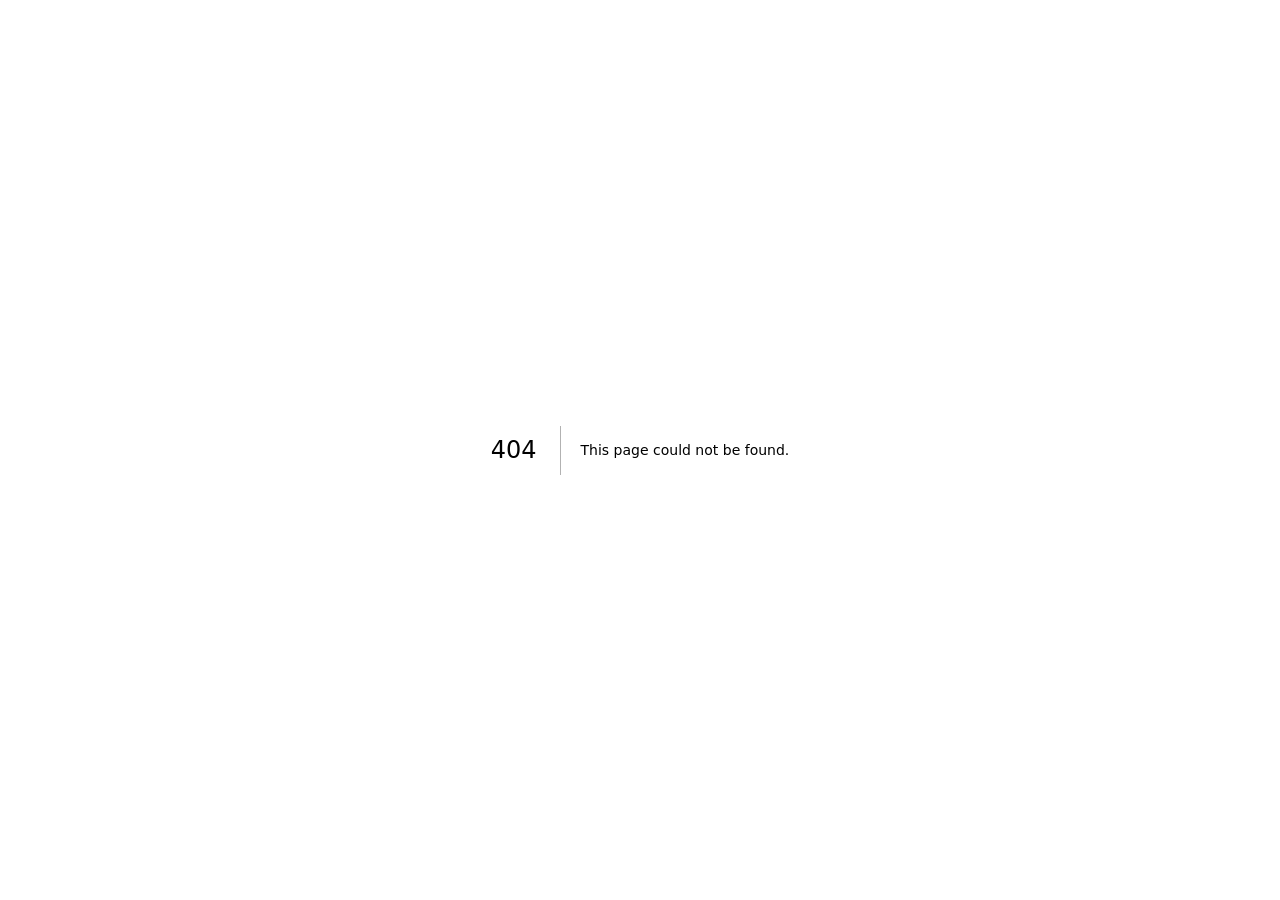
<file: 404/index.html>
<!DOCTYPE html><!--PMMGu_MJi5bbh8eJRzZMI--><html lang="zh-CN"><head><meta charSet="utf-8"/><meta name="viewport" content="width=device-width, initial-scale=1"/><link rel="stylesheet" href="/_next/static/chunks/a7d5d0791c8c6223.css" data-precedence="next"/><link rel="stylesheet" href="/_next/static/chunks/a6edaf8c41c59f8a.css" data-precedence="next"/><link rel="stylesheet" href="/_next/static/chunks/85e29868c216f21d.css" data-precedence="next"/><link rel="preload" as="script" fetchPriority="low" href="/_next/static/chunks/58c60a5fa6b544da.js"/><script src="/_next/static/chunks/771dedee3f5e1621.js" async=""></script><script src="/_next/static/chunks/93cf8d9e202dfd11.js" async=""></script><script src="/_next/static/chunks/turbopack-f32afe19e0b75952.js" async=""></script><script src="/_next/static/chunks/8410536493795f5c.js" async=""></script><script src="/_next/static/chunks/1ee95798edcf7b6b.js" async=""></script><script src="/_next/static/chunks/2f236954d6a65e12.js" async=""></script><meta name="robots" content="noindex"/><meta name="next-size-adjust" content=""/><title>404: This page could not be found.</title><title>LX | 个人博客</title><meta name="description" content="LX 的个人博客 — 代码即诗，用技术书写世界。分享前端开发、TypeScript、React、Next.js 等技术文章。"/><meta name="author" content="LX"/><meta name="keywords" content="LX,个人博客,前端开发,TypeScript,React,Next.js"/><meta property="og:title" content="LX | 个人博客"/><meta property="og:description" content="代码即诗，用技术书写世界"/><meta property="og:url" content="https://DearJohn-lx.github.io/"/><meta property="og:site_name" content="LX Blog"/><meta property="og:type" content="website"/><meta name="twitter:card" content="summary"/><meta name="twitter:title" content="LX | 个人博客"/><meta name="twitter:description" content="代码即诗，用技术书写世界"/><link rel="icon" href="/logo.jpg"/><script src="/_next/static/chunks/a6dad97d9634a72d.js" noModule=""></script></head><body class="geist_a71539c9-module__T19VSG__variable geist_mono_8d43a2aa-module__8Li5zG__variable noto_serif_sc_44f4bd8a-module__MWcLYW__variable antialiased bg-background text-foreground"><div hidden=""><!--$--><!--/$--></div><script>((a,b,c,d,e,f,g,h)=>{let i=document.documentElement,j=["light","dark"];function k(b){var c;(Array.isArray(a)?a:[a]).forEach(a=>{let c="class"===a,d=c&&f?e.map(a=>f[a]||a):e;c?(i.classList.remove(...d),i.classList.add(f&&f[b]?f[b]:b)):i.setAttribute(a,b)}),c=b,h&&j.includes(c)&&(i.style.colorScheme=c)}if(d)k(d);else try{let a=localStorage.getItem(b)||c,d=g&&"system"===a?window.matchMedia("(prefers-color-scheme: dark)").matches?"dark":"light":a;k(d)}catch(a){}})("class","theme","dark",null,["light","dark"],null,true,true)</script><div style="font-family:system-ui,&quot;Segoe UI&quot;,Roboto,Helvetica,Arial,sans-serif,&quot;Apple Color Emoji&quot;,&quot;Segoe UI Emoji&quot;;height:100vh;text-align:center;display:flex;flex-direction:column;align-items:center;justify-content:center"><div><style>body{color:#000;background:#fff;margin:0}.next-error-h1{border-right:1px solid rgba(0,0,0,.3)}@media (prefers-color-scheme:dark){body{color:#fff;background:#000}.next-error-h1{border-right:1px solid rgba(255,255,255,.3)}}</style><h1 class="next-error-h1" style="display:inline-block;margin:0 20px 0 0;padding:0 23px 0 0;font-size:24px;font-weight:500;vertical-align:top;line-height:49px">404</h1><div style="display:inline-block"><h2 style="font-size:14px;font-weight:400;line-height:49px;margin:0">This page could not be found.</h2></div></div></div><!--$--><!--/$--><div role="region" aria-label="Notifications (F8)" tabindex="-1" style="pointer-events:none"><ol tabindex="-1" class="fixed top-0 z-[100] flex max-h-screen w-full flex-col-reverse p-4 sm:bottom-0 sm:right-0 sm:top-auto sm:flex-col md:max-w-[420px]"></ol></div><script src="/_next/static/chunks/58c60a5fa6b544da.js" id="_R_" async=""></script><script>(self.__next_f=self.__next_f||[]).push([0])</script><script>self.__next_f.push([1,"1:\"$Sreact.fragment\"\n2:I[58881,[\"/_next/static/chunks/8410536493795f5c.js\",\"/_next/static/chunks/1ee95798edcf7b6b.js\",\"/_next/static/chunks/2f236954d6a65e12.js\"],\"ThemeProvider\"]\n3:I[39756,[\"/_next/static/chunks/8410536493795f5c.js\",\"/_next/static/chunks/1ee95798edcf7b6b.js\",\"/_next/static/chunks/2f236954d6a65e12.js\"],\"default\"]\n4:I[37457,[\"/_next/static/chunks/8410536493795f5c.js\",\"/_next/static/chunks/1ee95798edcf7b6b.js\",\"/_next/static/chunks/2f236954d6a65e12.js\"],\"default\"]\n5:I[77855,[\"/_next/static/chunks/8410536493795f5c.js\",\"/_next/static/chunks/1ee95798edcf7b6b.js\",\"/_next/static/chunks/2f236954d6a65e12.js\"],\"Toaster\"]\n6:I[97367,[\"/_next/static/chunks/8410536493795f5c.js\",\"/_next/static/chunks/1ee95798edcf7b6b.js\",\"/_next/static/chunks/2f236954d6a65e12.js\"],\"OutletBoundary\"]\n7:\"$Sreact.suspense\"\n9:I[97367,[\"/_next/static/chunks/8410536493795f5c.js\",\"/_next/static/chunks/1ee95798edcf7b6b.js\",\"/_next/static/chunks/2f236954d6a65e12.js\"],\"ViewportBoundary\"]\nb:I[97367,[\"/_next/static/chunks/8410536493795f5c.js\",\"/_next/static/chunks/1ee95798edcf7b6b.js\",\"/_next/static/chunks/2f236954d6a65e12.js\"],\"MetadataBoundary\"]\nd:I[68027,[\"/_next/static/chunks/8410536493795f5c.js\",\"/_next/static/chunks/1ee95798edcf7b6b.js\",\"/_next/static/chunks/2f236954d6a65e12.js\"],\"default\"]\n:HL[\"/_next/static/chunks/a7d5d0791c8c6223.css\",\"style\"]\n:HL[\"/_next/static/chunks/a6edaf8c41c59f8a.css\",\"style\"]\n:HL[\"/_next/static/chunks/85e29868c216f21d.css\",\"style\"]\n"])</script><script>self.__next_f.push([1,"0:{\"P\":null,\"b\":\"PMMGu_MJi5bbh8eJRzZMI\",\"c\":[\"\",\"_not-found\",\"\"],\"q\":\"\",\"i\":false,\"f\":[[[\"\",{\"children\":[\"/_not-found\",{\"children\":[\"__PAGE__\",{}]}]},\"$undefined\",\"$undefined\",true],[[\"$\",\"$1\",\"c\",{\"children\":[[[\"$\",\"link\",\"0\",{\"rel\":\"stylesheet\",\"href\":\"/_next/static/chunks/a7d5d0791c8c6223.css\",\"precedence\":\"next\",\"crossOrigin\":\"$undefined\",\"nonce\":\"$undefined\"}],[\"$\",\"link\",\"1\",{\"rel\":\"stylesheet\",\"href\":\"/_next/static/chunks/a6edaf8c41c59f8a.css\",\"precedence\":\"next\",\"crossOrigin\":\"$undefined\",\"nonce\":\"$undefined\"}],[\"$\",\"link\",\"2\",{\"rel\":\"stylesheet\",\"href\":\"/_next/static/chunks/85e29868c216f21d.css\",\"precedence\":\"next\",\"crossOrigin\":\"$undefined\",\"nonce\":\"$undefined\"}],[\"$\",\"script\",\"script-0\",{\"src\":\"/_next/static/chunks/8410536493795f5c.js\",\"async\":true,\"nonce\":\"$undefined\"}],[\"$\",\"script\",\"script-1\",{\"src\":\"/_next/static/chunks/1ee95798edcf7b6b.js\",\"async\":true,\"nonce\":\"$undefined\"}],[\"$\",\"script\",\"script-2\",{\"src\":\"/_next/static/chunks/2f236954d6a65e12.js\",\"async\":true,\"nonce\":\"$undefined\"}]],[\"$\",\"html\",null,{\"lang\":\"zh-CN\",\"suppressHydrationWarning\":true,\"children\":[\"$\",\"body\",null,{\"className\":\"geist_a71539c9-module__T19VSG__variable geist_mono_8d43a2aa-module__8Li5zG__variable noto_serif_sc_44f4bd8a-module__MWcLYW__variable antialiased bg-background text-foreground\",\"children\":[\"$\",\"$L2\",null,{\"attribute\":\"class\",\"defaultTheme\":\"dark\",\"enableSystem\":true,\"disableTransitionOnChange\":true,\"children\":[[\"$\",\"$L3\",null,{\"parallelRouterKey\":\"children\",\"error\":\"$undefined\",\"errorStyles\":\"$undefined\",\"errorScripts\":\"$undefined\",\"template\":[\"$\",\"$L4\",null,{}],\"templateStyles\":\"$undefined\",\"templateScripts\":\"$undefined\",\"notFound\":[[[\"$\",\"title\",null,{\"children\":\"404: This page could not be found.\"}],[\"$\",\"div\",null,{\"style\":{\"fontFamily\":\"system-ui,\\\"Segoe UI\\\",Roboto,Helvetica,Arial,sans-serif,\\\"Apple Color Emoji\\\",\\\"Segoe UI Emoji\\\"\",\"height\":\"100vh\",\"textAlign\":\"center\",\"display\":\"flex\",\"flexDirection\":\"column\",\"alignItems\":\"center\",\"justifyContent\":\"center\"},\"children\":[\"$\",\"div\",null,{\"children\":[[\"$\",\"style\",null,{\"dangerouslySetInnerHTML\":{\"__html\":\"body{color:#000;background:#fff;margin:0}.next-error-h1{border-right:1px solid rgba(0,0,0,.3)}@media (prefers-color-scheme:dark){body{color:#fff;background:#000}.next-error-h1{border-right:1px solid rgba(255,255,255,.3)}}\"}}],[\"$\",\"h1\",null,{\"className\":\"next-error-h1\",\"style\":{\"display\":\"inline-block\",\"margin\":\"0 20px 0 0\",\"padding\":\"0 23px 0 0\",\"fontSize\":24,\"fontWeight\":500,\"verticalAlign\":\"top\",\"lineHeight\":\"49px\"},\"children\":404}],[\"$\",\"div\",null,{\"style\":{\"display\":\"inline-block\"},\"children\":[\"$\",\"h2\",null,{\"style\":{\"fontSize\":14,\"fontWeight\":400,\"lineHeight\":\"49px\",\"margin\":0},\"children\":\"This page could not be found.\"}]}]]}]}]],[]],\"forbidden\":\"$undefined\",\"unauthorized\":\"$undefined\"}],[\"$\",\"$L5\",null,{}]]}]}]}]]}],{\"children\":[[\"$\",\"$1\",\"c\",{\"children\":[null,[\"$\",\"$L3\",null,{\"parallelRouterKey\":\"children\",\"error\":\"$undefined\",\"errorStyles\":\"$undefined\",\"errorScripts\":\"$undefined\",\"template\":[\"$\",\"$L4\",null,{}],\"templateStyles\":\"$undefined\",\"templateScripts\":\"$undefined\",\"notFound\":\"$undefined\",\"forbidden\":\"$undefined\",\"unauthorized\":\"$undefined\"}]]}],{\"children\":[[\"$\",\"$1\",\"c\",{\"children\":[[[\"$\",\"title\",null,{\"children\":\"404: This page could not be found.\"}],[\"$\",\"div\",null,{\"style\":\"$0:f:0:1:0:props:children:1:props:children:props:children:props:children:0:props:notFound:0:1:props:style\",\"children\":[\"$\",\"div\",null,{\"children\":[[\"$\",\"style\",null,{\"dangerouslySetInnerHTML\":{\"__html\":\"body{color:#000;background:#fff;margin:0}.next-error-h1{border-right:1px solid rgba(0,0,0,.3)}@media (prefers-color-scheme:dark){body{color:#fff;background:#000}.next-error-h1{border-right:1px solid rgba(255,255,255,.3)}}\"}}],[\"$\",\"h1\",null,{\"className\":\"next-error-h1\",\"style\":\"$0:f:0:1:0:props:children:1:props:children:props:children:props:children:0:props:notFound:0:1:props:children:props:children:1:props:style\",\"children\":404}],[\"$\",\"div\",null,{\"style\":\"$0:f:0:1:0:props:children:1:props:children:props:children:props:children:0:props:notFound:0:1:props:children:props:children:2:props:style\",\"children\":[\"$\",\"h2\",null,{\"style\":\"$0:f:0:1:0:props:children:1:props:children:props:children:props:children:0:props:notFound:0:1:props:children:props:children:2:props:children:props:style\",\"children\":\"This page could not be found.\"}]}]]}]}]],null,[\"$\",\"$L6\",null,{\"children\":[\"$\",\"$7\",null,{\"name\":\"Next.MetadataOutlet\",\"children\":\"$@8\"}]}]]}],{},null,false,false]},null,false,false]},null,false,false],[\"$\",\"$1\",\"h\",{\"children\":[[\"$\",\"meta\",null,{\"name\":\"robots\",\"content\":\"noindex\"}],[\"$\",\"$L9\",null,{\"children\":\"$La\"}],[\"$\",\"div\",null,{\"hidden\":true,\"children\":[\"$\",\"$Lb\",null,{\"children\":[\"$\",\"$7\",null,{\"name\":\"Next.Metadata\",\"children\":\"$Lc\"}]}]}],[\"$\",\"meta\",null,{\"name\":\"next-size-adjust\",\"content\":\"\"}]]}],false]],\"m\":\"$undefined\",\"G\":[\"$d\",\"$undefined\"],\"S\":true}\n"])</script><script>self.__next_f.push([1,"a:[[\"$\",\"meta\",\"0\",{\"charSet\":\"utf-8\"}],[\"$\",\"meta\",\"1\",{\"name\":\"viewport\",\"content\":\"width=device-width, initial-scale=1\"}]]\n"])</script><script>self.__next_f.push([1,"e:I[27201,[\"/_next/static/chunks/8410536493795f5c.js\",\"/_next/static/chunks/1ee95798edcf7b6b.js\",\"/_next/static/chunks/2f236954d6a65e12.js\"],\"IconMark\"]\n8:null\nc:[[\"$\",\"title\",\"0\",{\"children\":\"LX | 个人博客\"}],[\"$\",\"meta\",\"1\",{\"name\":\"description\",\"content\":\"LX 的个人博客 — 代码即诗，用技术书写世界。分享前端开发、TypeScript、React、Next.js 等技术文章。\"}],[\"$\",\"meta\",\"2\",{\"name\":\"author\",\"content\":\"LX\"}],[\"$\",\"meta\",\"3\",{\"name\":\"keywords\",\"content\":\"LX,个人博客,前端开发,TypeScript,React,Next.js\"}],[\"$\",\"meta\",\"4\",{\"property\":\"og:title\",\"content\":\"LX | 个人博客\"}],[\"$\",\"meta\",\"5\",{\"property\":\"og:description\",\"content\":\"代码即诗，用技术书写世界\"}],[\"$\",\"meta\",\"6\",{\"property\":\"og:url\",\"content\":\"https://DearJohn-lx.github.io/\"}],[\"$\",\"meta\",\"7\",{\"property\":\"og:site_name\",\"content\":\"LX Blog\"}],[\"$\",\"meta\",\"8\",{\"property\":\"og:type\",\"content\":\"website\"}],[\"$\",\"meta\",\"9\",{\"name\":\"twitter:card\",\"content\":\"summary\"}],[\"$\",\"meta\",\"10\",{\"name\":\"twitter:title\",\"content\":\"LX | 个人博客\"}],[\"$\",\"meta\",\"11\",{\"name\":\"twitter:description\",\"content\":\"代码即诗，用技术书写世界\"}],[\"$\",\"link\",\"12\",{\"rel\":\"icon\",\"href\":\"/logo.jpg\"}],[\"$\",\"$Le\",\"13\",{}]]\n"])</script></body></html>
</file>
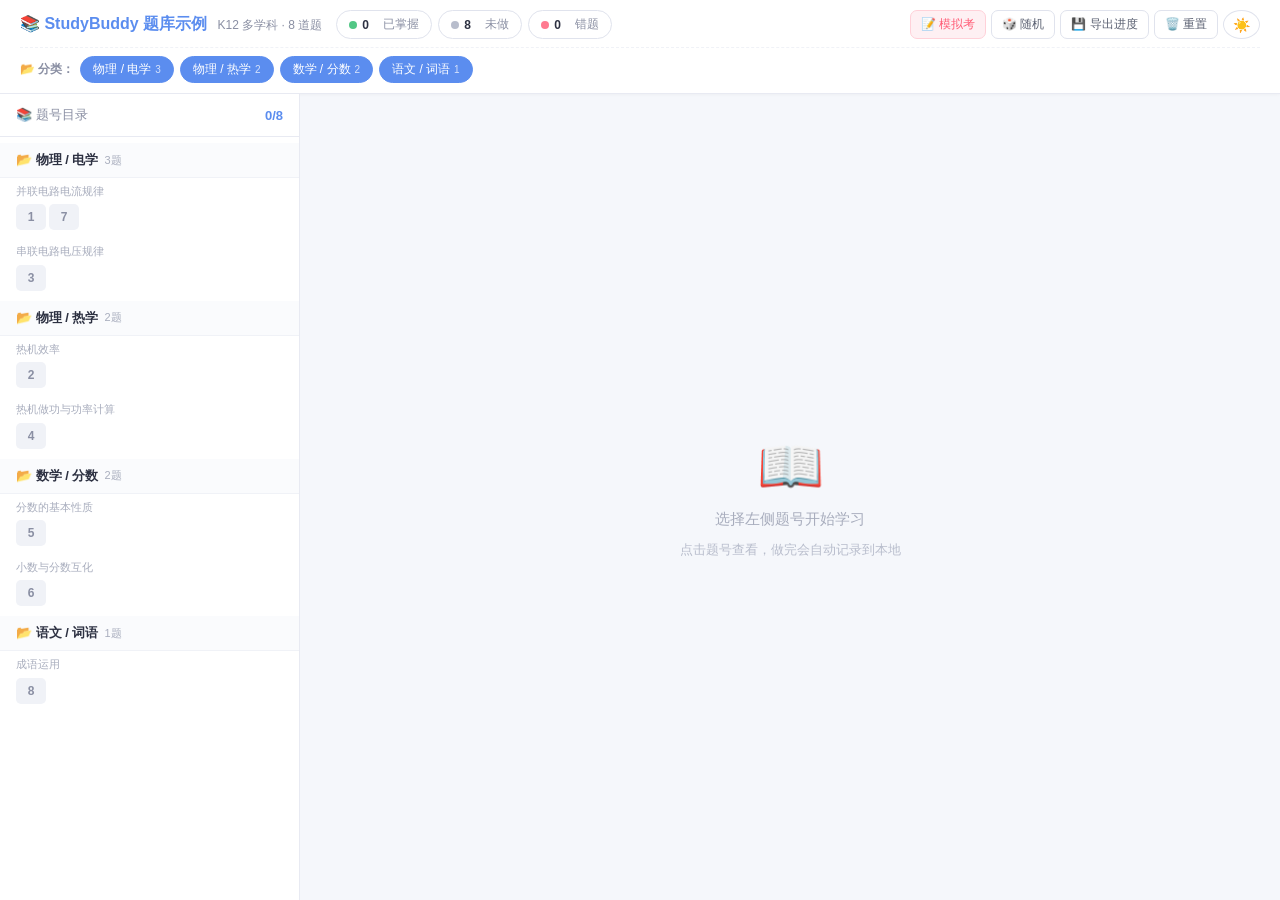
<file: skills/quiz-html/examples/demo.html>
<!DOCTYPE html>
<html lang="zh-CN">
<head>
<meta charset="UTF-8">
<meta name="viewport" content="width=device-width, initial-scale=1.0">
<meta http-equiv="Cache-Control" content="no-cache, no-store, must-revalidate">
<title>📚 StudyBuddy 题库示例</title>
<style>
*{margin:0;padding:0;box-sizing:border-box}
body{font-family:-apple-system,BlinkMacSystemFont,'PingFang SC','Microsoft YaHei',Roboto,sans-serif;background:#f5f7fb;color:#2d3142;height:100vh;overflow:hidden;display:flex;flex-direction:column;transition:background .2s,color .2s}

/* ============ 顶部条 ============ */
.topbar{background:#fff;border-bottom:1px solid #e8eaf2;padding:10px 20px;display:flex;flex-direction:column;gap:8px;flex-shrink:0;box-shadow:0 1px 3px rgba(0,0,0,0.03)}
.topbar-row1{display:flex;align-items:center;gap:14px;flex-wrap:wrap}
.topbar-row2{display:flex;align-items:center;gap:6px;flex-wrap:wrap;padding-top:8px;border-top:1px dashed #f0f2f7}
.topbar h1{font-size:16px;color:#5b8def;white-space:nowrap;font-weight:700}
.topbar h1 .subtitle{font-size:12px;color:#8a8fa3;font-weight:400;margin-left:6px}

.cat-filter{display:flex;align-items:center;gap:6px;flex-wrap:wrap;width:100%}
.cat-filter-label{font-size:12px;color:#8a8fa3;white-space:nowrap;font-weight:600}
.cat-chip{font-size:12px;padding:4px 12px;border-radius:14px;border:1px solid #e0e3ed;background:#fff;cursor:pointer;user-select:none;transition:all .15s;color:#8a8fa3;white-space:nowrap}
.cat-chip:hover{border-color:#5b8def}
.cat-chip.active{background:#5b8def;color:#fff;border-color:#5b8def}
.cat-chip .chip-count{font-size:10px;opacity:.75;margin-left:4px}

.stat-filters{display:flex;gap:6px;align-items:center}
.sf-btn{display:flex;align-items:center;gap:5px;padding:5px 12px;border-radius:18px;border:1px solid #e0e3ed;background:#fff;cursor:pointer;transition:all .15s;user-select:none;font-size:12px;color:#8a8fa3}
.sf-btn:hover{border-color:#5b8def}
.sf-btn .dot{width:8px;height:8px;border-radius:50%;flex-shrink:0;transition:opacity .15s}
.sf-btn .dot.green{background:#52c785}
.sf-btn .dot.gray{background:#b8bdcc}
.sf-btn .dot.red{background:#ff7a90}
.sf-btn .dot.yellow{background:#ffc857}
.sf-btn .num{font-weight:700;min-width:16px;color:#2d3142}
.sf-btn.off{opacity:.4}

.io-btns{display:flex;gap:5px;margin-left:auto;flex-wrap:wrap}
.io-btns button{font-size:12px;padding:5px 10px;border-radius:7px;border:1px solid #e0e3ed;background:#fff;color:#5b6172;cursor:pointer;transition:all .15s}
.io-btns button:hover{border-color:#5b8def;color:#5b8def}
.io-btns button.exam{background:#fef0f3;border-color:#ffd1d9;color:#ff5d77}
.io-btns button.exam:hover{background:#ff5d77;color:#fff;border-color:#ff5d77}
.io-btns button.danger:hover{border-color:#ff7a90;color:#ff7a90}
.io-btns .theme-toggle{padding:5px 9px;border-radius:50%;font-size:14px}

/* ============ 主体 ============ */
.main{display:flex;flex:1;overflow:hidden}
.left{width:300px;min-width:300px;background:#fff;border-right:1px solid #e8eaf2;display:flex;flex-direction:column;flex-shrink:0}
.left-header{padding:12px 16px;border-bottom:1px solid #e8eaf2;font-size:13px;color:#8a8fa3;display:flex;justify-content:space-between;align-items:center}
.left-header .progress{font-weight:700;color:#5b8def}
.left-scroll{flex:1;overflow-y:auto;padding:6px 0}
.left-scroll::-webkit-scrollbar{width:6px}
.left-scroll::-webkit-scrollbar-thumb{background:#d8dce8;border-radius:3px}

.cat-group{margin-bottom:2px}
.cat-top{padding:8px 16px;font-size:13px;font-weight:700;color:#2d3142;background:#fafbfd;display:flex;align-items:center;gap:6px;position:sticky;top:0;z-index:1;border-bottom:1px solid #f0f2f7}
.cat-count{font-size:11px;color:#a8adbd;font-weight:normal}
.cat-sub{padding:6px 16px 8px 16px}
.cat-sub-name{font-size:11px;color:#a8adbd;margin-bottom:5px;line-height:1.4}
.cat-nums{display:flex;flex-wrap:wrap;gap:3px}
.qnum{display:inline-flex;align-items:center;justify-content:center;min-width:30px;height:26px;padding:0 6px;border-radius:5px;font-size:12px;cursor:pointer;transition:all .15s;border:1.5px solid transparent;background:#f5f6fa;color:#5b6172;font-weight:600}
.qnum:hover{border-color:#5b8def;color:#5b8def;transform:translateY(-1px)}
.qnum.active{border-color:#5b8def!important;color:#fff!important;background:#5b8def!important;box-shadow:0 2px 6px rgba(91,141,239,0.3)}
.qnum.mastered{color:#3fb371;background:rgba(82,199,133,0.15)}
.qnum.unstudied{color:#8a8fa3;background:#f0f2f7}
.qnum.error{color:#ff5d77;background:rgba(255,122,144,0.15)}
.qnum.filtered-out{display:none!important}

/* ============ 右侧 ============ */
.right{flex:1;display:flex;flex-direction:column;overflow:hidden;min-width:0}
.right-inner{flex:1;overflow-y:auto;padding:24px 32px}
.right-inner::-webkit-scrollbar{width:8px}
.right-inner::-webkit-scrollbar-thumb{background:#d8dce8;border-radius:4px}

.empty-state{display:flex;flex-direction:column;align-items:center;justify-content:center;height:100%;color:#a8adbd;font-size:15px;gap:12px;text-align:center}
.empty-state .icon{font-size:54px}
.empty-state .hint{font-size:13px;color:#b8bdcc}

.q-card{max-width:780px;margin:0 auto}
.q-meta{display:flex;align-items:center;gap:10px;margin-bottom:14px;flex-wrap:wrap}
.q-id{font-size:18px;font-weight:800;color:#5b8def}
.q-tag{font-size:11px;padding:3px 9px;border-radius:11px;font-weight:600;white-space:nowrap}
.q-tag.type-choice{background:#e8f0ff;color:#5b8def}
.q-tag.type-tf{background:#e8f6ed;color:#52c785}
.q-tag.type-blank{background:#fff4e0;color:#e9a82c}
.q-tag.type-short{background:#f0e8ff;color:#9168e8}
.q-tag.level{background:#f0f2f7;color:#8a8fa3}
.q-state-btn{font-size:11px;padding:4px 10px 4px 12px;border-radius:11px;border:1px solid #e0e3ed;background:#fff;cursor:pointer;color:#8a8fa3;transition:all .15s;font-weight:600;box-shadow:0 1px 2px rgba(0,0,0,0.04)}
.q-state-btn:hover{border-color:#5b8def;color:#5b8def;box-shadow:0 2px 6px rgba(91,141,239,0.15);transform:translateY(-1px)}
.q-state-btn.mastered{color:#3fb371;border-color:#a3dcbb;background:#f0faf3}
.q-state-btn.error{color:#ff5d77;border-color:#ffb8c4;background:#fff5f6}
.q-knowledge{font-size:12px;color:#8a8fa3;margin-left:auto;max-width:50%;overflow:hidden;text-overflow:ellipsis;white-space:nowrap}

.q-text{font-size:16px;line-height:1.85;color:#2d3142;margin-bottom:20px;font-weight:500;white-space:pre-wrap}

.opts{display:flex;flex-direction:column;gap:9px;margin-bottom:16px}
.opt{display:flex;align-items:flex-start;gap:10px;padding:13px 16px;border-radius:10px;border:1.5px solid #e8eaf2;background:#fff;cursor:pointer;transition:all .15s;font-size:14px;line-height:1.6}
.opt:hover{border-color:#5b8def;background:#f8faff}
.opt .letter{display:inline-flex;align-items:center;justify-content:center;width:26px;height:26px;border-radius:50%;background:#f0f2f7;color:#5b6172;font-weight:700;flex-shrink:0;font-size:12px;transition:all .15s}
.opt:hover .letter{background:#5b8def;color:#fff}
.opt .text{flex:1;padding-top:2px;color:#2d3142}
.opt.selected{border-color:#5b8def;background:#f0f5ff}
.opt.selected .letter{background:#5b8def;color:#fff}
.opt.correct{border-color:#52c785;background:#f0faf3}
.opt.correct .letter{background:#52c785;color:#fff}
.opt.wrong{border-color:#ff7a90;background:#fff5f6}
.opt.wrong .letter{background:#ff7a90;color:#fff}
.opt.disabled{pointer-events:none}

.q-input{width:100%;padding:13px 15px;border-radius:10px;border:1.5px solid #e8eaf2;font-size:15px;font-family:inherit;background:#fff;color:#2d3142;outline:none;transition:all .15s;resize:vertical;margin-bottom:14px}
.q-input:focus{border-color:#5b8def;background:#f8faff}
.q-input.short{min-height:48px}
.q-input.long{min-height:120px}
.q-input:disabled{background:#f5f6fa;color:#8a8fa3}

.q-actions{display:flex;gap:8px;margin-bottom:14px;flex-wrap:wrap}
.q-actions button{padding:9px 18px;border-radius:8px;border:none;cursor:pointer;font-size:13px;font-weight:600;transition:all .15s}
.btn-submit{background:#5b8def;color:#fff}
.btn-submit:hover{background:#4a7adb}
.btn-submit:disabled{background:#b8bdcc;cursor:not-allowed}
.btn-reveal{background:#f0f2f7;color:#5b6172}
.btn-reveal:hover{background:#e0e3ed}
.btn-reset{background:#fff;color:#8a8fa3;border:1.5px solid #e0e3ed!important}
.btn-reset:hover{border-color:#ff7a90!important;color:#ff7a90}

.auto-state-hint{font-size:13px;padding:9px 14px;border-radius:8px;margin-bottom:14px;display:none;font-weight:600}
.auto-state-hint.mastered{display:block;background:rgba(82,199,133,0.12);color:#3fb371;border:1px solid rgba(82,199,133,0.3)}
.auto-state-hint.error{display:block;background:rgba(255,122,144,0.12);color:#ff5d77;border:1px solid rgba(255,122,144,0.3)}
.auto-state-hint.retry{display:block;background:rgba(255,200,87,0.18);color:#d68b00;border:1px solid rgba(255,200,87,0.4);animation:slideIn .25s}
@keyframes slideIn{from{transform:translateY(-4px);opacity:0}to{transform:translateY(0);opacity:1}}
.opt.wrong-shake{animation:shake .5s;border-color:#ff7a90;background:#fff5f6}
@keyframes shake{0%,100%{transform:translateX(0)}20%,60%{transform:translateX(-6px)}40%,80%{transform:translateX(6px)}}

.analysis{display:none;margin-top:14px;padding:14px 18px;background:#fafbfd;border-radius:10px;border-left:4px solid #5b8def}
.analysis.visible{display:block}
.analysis.correct{border-left-color:#52c785;background:#f0faf3}
.analysis.wrong{border-left-color:#ff7a90;background:#fff5f6}
.ans-line{font-size:14px;font-weight:700;margin-bottom:8px;display:flex;align-items:center;gap:6px}
.analysis .ans-line{color:#3fb371}
.analysis.wrong .ans-line{color:#ff5d77}
.ans-text{font-size:13px;color:#5b6172;line-height:1.75;margin-bottom:6px}
.ans-text strong{color:#2d3142}
.ans-text em{color:#5b8def;font-style:normal;font-weight:600}
.ans-text code{background:rgba(91,141,239,0.1);padding:1px 6px;border-radius:4px;font-size:12px;color:#5b8def}
.tip{font-size:13px;color:#d68b00;line-height:1.7;padding:8px 12px;background:rgba(255,200,87,0.15);border-radius:6px;margin-top:8px;display:none}
.tip.visible{display:block}
.kw{font-size:12px;color:#a8adbd;margin-top:8px}

/* ============ 导航条 ============ */
.nav-bar{padding:12px 32px;border-top:1px solid #e8eaf2;display:flex;align-items:center;justify-content:space-between;background:#fafbfd;flex-shrink:0}
.nav-btn{padding:7px 18px;border-radius:7px;border:1px solid #e0e3ed;background:#fff;color:#5b6172;cursor:pointer;font-size:13px;transition:all .15s}
.nav-btn:hover:not(:disabled){border-color:#5b8def;color:#5b8def}
.nav-btn:disabled{opacity:.4;cursor:default}
.nav-info{font-size:12px;color:#8a8fa3}
.kbd-hint{font-size:11px;color:#a8adbd;flex:1;text-align:center}
@media(max-width:900px){.kbd-hint{display:none}}

/* ============ Modal ============ */
.modal-overlay{display:none;position:fixed;inset:0;background:rgba(0,0,0,0.5);z-index:1000;align-items:center;justify-content:center}
.modal-overlay.visible{display:flex}
.modal{background:#fff;border-radius:14px;padding:24px 28px;max-width:480px;width:90%;box-shadow:0 10px 40px rgba(0,0,0,0.15)}
.modal h3{font-size:17px;color:#2d3142;margin-bottom:10px}
.modal p{font-size:13px;color:#8a8fa3;line-height:1.6;margin-bottom:16px}
.modal-row{margin-bottom:14px}
.modal-row label{display:block;font-size:12px;color:#5b6172;margin-bottom:6px;font-weight:600}
.modal-row .opts-row{display:flex;flex-wrap:wrap;gap:6px}
.modal-btn{padding:7px 14px;border-radius:7px;border:1px solid #e0e3ed;background:#fff;color:#5b6172;cursor:pointer;font-size:13px;transition:all .15s}
.modal-btn:hover{border-color:#5b8def;color:#5b8def}
.modal-btn.selected{border-color:#5b8def;background:#5b8def;color:#fff}
.modal-textarea{width:100%;min-height:140px;padding:10px;border-radius:8px;border:1.5px solid #e8eaf2;font-family:monospace;font-size:12px;resize:vertical;outline:none}
.modal-actions{display:flex;gap:8px;justify-content:flex-end;margin-top:14px}
.modal-actions .primary{background:#5b8def;color:#fff;border:none;padding:8px 18px;border-radius:7px;cursor:pointer;font-weight:600}
.modal-actions .primary:hover{background:#4a7adb}
.modal-actions .danger{border-color:#ff7a90;color:#ff5d77}

/* ============ 模拟考模式 ============ */
.exam-overlay{display:none;position:fixed;inset:0;background:#f5f7fb;z-index:2000;flex-direction:column;overflow:hidden}
.exam-overlay.visible{display:flex}
.exam-topbar{background:#fff;border-bottom:1px solid #e8eaf2;padding:12px 20px;display:flex;align-items:center;gap:14px;flex-shrink:0;flex-wrap:wrap;box-shadow:0 1px 3px rgba(0,0,0,0.04)}
.exam-topbar h2{font-size:15px;color:#5b8def;font-weight:700}
.exam-progress{flex:1;display:flex;align-items:center;gap:8px;min-width:120px}
.exam-progress-bar{flex:1;height:6px;background:#e8eaf2;border-radius:3px;overflow:hidden}
.exam-progress-fill{height:100%;background:linear-gradient(90deg,#5b8def,#7a9fff);border-radius:3px;transition:width .3s}
.exam-progress-text{font-size:12px;color:#8a8fa3;white-space:nowrap}
.exam-timer{font-size:13px;color:#e9a82c;font-weight:700}
.exam-body{flex:1;overflow-y:auto;padding:20px 28px}
.exam-q-card{max-width:780px;margin:0 auto 16px;background:#fff;border:1px solid #e8eaf2;border-radius:12px;padding:18px 22px;box-shadow:0 2px 6px rgba(0,0,0,0.03)}
.exam-q-num{font-size:13px;color:#5b8def;font-weight:700;margin-bottom:8px}
.exam-q-text{font-size:15px;line-height:1.75;color:#2d3142;margin-bottom:12px;white-space:pre-wrap}
.exam-opts{display:flex;flex-direction:column;gap:6px}
.exam-opt{padding:9px 14px;border-radius:8px;border:1.5px solid #e8eaf2;background:#fff;cursor:pointer;transition:all .15s;display:flex;align-items:flex-start;gap:8px;font-size:13px;line-height:1.55}
.exam-opt:hover{border-color:#5b8def;background:#f8faff}
.exam-opt.selected{border-color:#5b8def;background:#f0f5ff}
.exam-opt .letter{font-weight:700;min-width:22px;color:#5b6172;flex-shrink:0}
.exam-opt.selected .letter{color:#5b8def}
.exam-input{width:100%;padding:9px 12px;border-radius:7px;border:1.5px solid #e8eaf2;font-size:13px;outline:none;font-family:inherit;resize:vertical;min-height:42px}
.exam-input:focus{border-color:#5b8def}
.exam-submit-bar{padding:14px 28px;border-top:1px solid #e8eaf2;background:#fff;display:flex;align-items:center;justify-content:center;gap:10px;flex-shrink:0}
.exam-submit-btn{padding:9px 28px;border-radius:8px;border:none;background:#5b8def;color:#fff;cursor:pointer;font-size:14px;font-weight:700}
.exam-submit-btn:hover{background:#4a7adb}
.exam-quit-btn{padding:9px 18px;border-radius:8px;border:1px solid #e0e3ed;background:#fff;color:#8a8fa3;cursor:pointer;font-size:13px}
.exam-quit-btn:hover{border-color:#ff7a90;color:#ff5d77}

/* 结果页 */
.exam-results{display:none;position:fixed;inset:0;background:#f5f7fb;z-index:2000;flex-direction:column;overflow:hidden}
.exam-results.visible{display:flex}
.results-header{background:#fff;border-bottom:1px solid #e8eaf2;padding:24px;text-align:center;flex-shrink:0}
.results-score{font-size:54px;font-weight:900;margin-bottom:4px;line-height:1}
.results-score.pass{color:#52c785}
.results-score.fail{color:#ff5d77}
.results-detail{font-size:14px;color:#8a8fa3;margin-bottom:14px}
.results-actions{display:flex;gap:8px;justify-content:center;flex-wrap:wrap}
.results-actions button{padding:8px 18px;border-radius:7px;border:1px solid #e0e3ed;background:#fff;color:#5b6172;cursor:pointer;font-size:13px}
.results-actions button:hover{border-color:#5b8def;color:#5b8def}
.results-actions button.primary{background:#5b8def;color:#fff;border-color:#5b8def}
.results-body{flex:1;overflow-y:auto;padding:18px 24px}
.result-item{max-width:780px;margin:0 auto 12px;background:#fff;border:1px solid #e8eaf2;border-radius:10px;padding:14px 18px}
.result-item.is-correct{border-left:4px solid #52c785}
.result-item.is-wrong{border-left:4px solid #ff7a90}
.result-top{display:flex;align-items:center;gap:8px;margin-bottom:6px;flex-wrap:wrap}
.result-badge{font-size:11px;padding:2px 9px;border-radius:10px;font-weight:700}
.result-badge.correct{background:#f0faf3;color:#3fb371}
.result-badge.wrong{background:#fff5f6;color:#ff5d77}
.result-qid{font-size:12px;color:#5b8def;font-weight:700}
.result-text{font-size:13px;line-height:1.7;color:#2d3142;margin-bottom:6px;white-space:pre-wrap}
.result-answers{font-size:12px;color:#5b6172;margin-bottom:6px}
.result-answers .correct-ans{color:#3fb371;font-weight:700}
.result-answers .wrong-ans{color:#ff5d77;text-decoration:line-through}
.result-analysis{font-size:12px;color:#5b6172;line-height:1.7;padding:7px 11px;background:#fafbfd;border-radius:6px;margin-bottom:6px}
.result-tip{font-size:12px;color:#d68b00;line-height:1.6;padding:6px 10px;background:rgba(255,200,87,0.15);border-radius:6px;margin-bottom:6px}

/* ============ 移动端 ============ */
.sidebar-toggle{display:none;position:fixed;bottom:20px;right:20px;z-index:999;width:48px;height:48px;border-radius:50%;background:#5b8def;color:#fff;border:none;font-size:20px;cursor:pointer;box-shadow:0 4px 12px rgba(0,0,0,0.2)}
.sidebar-toggle:active{transform:scale(0.92)}
@media(max-width:768px){
  .left{width:100%;min-width:100%;max-height:50vh;border-right:none;border-bottom:1px solid #e8eaf2;transition:max-height .3s ease}
  .left.hidden{max-height:0;overflow:hidden;border-bottom:none}
  .main{flex-direction:column}
  .topbar{gap:8px;padding:8px 12px}
  .topbar h1{font-size:14px}
  .cat-filter{order:10;width:100%}
  .io-btns{margin-left:0;width:100%;justify-content:flex-end}
  .right-inner{padding:14px}
  .sidebar-toggle{display:flex;align-items:center;justify-content:center}
  .nav-bar{padding:10px 14px}
}

/* ============ Dark Mode ============ */
body.dark{background:#1a1a2e;color:#e0e3ed}
body.dark .topbar{background:#16213e;border-bottom-color:#0f3460;box-shadow:none}
body.dark .topbar h1{color:#e88ca5}
body.dark .cat-filter-label,body.dark .cat-sub-name,body.dark .left-header,body.dark .nav-info,body.dark .empty-state,body.dark .ans-text,body.dark .modal p{color:#888}
body.dark .cat-chip{background:transparent;border-color:#333;color:#888}
body.dark .cat-chip.active{background:#e88ca5;color:#fff;border-color:#e88ca5}
body.dark .sf-btn{background:transparent;border-color:#333;color:#aaa}
body.dark .sf-btn:hover{border-color:#e88ca5}
body.dark .sf-btn .num{color:#e0e3ed}
body.dark .io-btns button{background:transparent;border-color:#333;color:#aaa}
body.dark .io-btns button:hover{border-color:#e88ca5;color:#e88ca5}
body.dark .io-btns button.exam{background:rgba(232,140,165,0.15);border-color:#e88ca5;color:#e88ca5}
body.dark .left{background:#16213e;border-right-color:#0f3460}
body.dark .left-scroll::-webkit-scrollbar-thumb{background:#333}
body.dark .cat-top{background:#16213e;color:#e0e3ed;border-bottom-color:#0f3460}
body.dark .cat-count{color:#666}
body.dark .qnum{background:rgba(100,100,100,0.15);color:#777;border-color:transparent}
body.dark .qnum:hover{border-color:#e88ca5;color:#fff}
body.dark .qnum.active{background:#e88ca5!important;border-color:#e88ca5!important;color:#fff!important}
body.dark .qnum.mastered{background:rgba(110,197,168,0.15);color:#6ec5a8}
body.dark .qnum.unstudied{background:rgba(100,100,100,0.15);color:#888}
body.dark .qnum.error{background:rgba(232,140,165,0.15);color:#e88ca5}
body.dark .right-inner::-webkit-scrollbar-thumb{background:#333}
body.dark .q-text{color:#e0e3ed}
body.dark .q-id{color:#e88ca5}
body.dark .q-tag.type-choice{background:rgba(91,141,239,0.15);color:#7a9fff}
body.dark .q-tag.type-tf{background:rgba(110,197,168,0.15);color:#6ec5a8}
body.dark .q-tag.type-blank{background:rgba(255,200,87,0.15);color:#f4a261}
body.dark .q-tag.type-short{background:rgba(145,104,232,0.15);color:#b08fff}
body.dark .q-tag.level{background:rgba(100,100,100,0.2);color:#888}
body.dark .q-state-btn{background:transparent;border-color:#333;color:#aaa}
body.dark .q-knowledge{color:#666}
body.dark .opt{background:#1f2541;border-color:#333;color:#e0e3ed}
body.dark .opt:hover{background:rgba(232,140,165,0.05);border-color:#555}
body.dark .opt .text{color:#e0e3ed}
body.dark .opt .letter{background:#333;color:#888}
body.dark .opt.selected{background:rgba(232,140,165,0.1);border-color:#e88ca5}
body.dark .opt.correct{background:rgba(110,197,168,0.1);border-color:#6ec5a8}
body.dark .opt.wrong{background:rgba(232,140,165,0.1);border-color:#e88ca5}
body.dark .q-input{background:#1f2541;border-color:#333;color:#e0e3ed}
body.dark .q-input:focus{background:#1a1a2e;border-color:#e88ca5}
body.dark .btn-submit{background:#e88ca5}
body.dark .btn-submit:hover{background:#d97a93}
body.dark .btn-reveal{background:#333;color:#aaa}
body.dark .btn-reset{background:transparent;color:#888}
body.dark .analysis{background:#1a1a2e;border-left-color:#e88ca5}
body.dark .analysis.correct{background:#1a1a2e;border-left-color:#6ec5a8}
body.dark .analysis.wrong{background:#1a1a2e;border-left-color:#e88ca5}
body.dark .nav-bar{background:#16213e;border-top-color:#0f3460}
body.dark .nav-btn{background:transparent;border-color:#333;color:#aaa}
body.dark .kbd-hint{color:#555}
body.dark .modal{background:#16213e;color:#e0e3ed}
body.dark .modal h3{color:#e0e3ed}
body.dark .modal-btn{background:transparent;border-color:#333;color:#aaa}
body.dark .modal-btn.selected{background:#e88ca5;border-color:#e88ca5;color:#fff}
body.dark .modal-textarea{background:#1f2541;border-color:#333;color:#e0e3ed}
body.dark .exam-overlay,body.dark .exam-results{background:#1a1a2e}
body.dark .exam-topbar,body.dark .exam-submit-bar,body.dark .results-header{background:#16213e;border-color:#0f3460}
body.dark .exam-q-card,body.dark .result-item{background:#16213e;border-color:#0f3460}
body.dark .exam-q-text,body.dark .result-text{color:#e0e3ed}
body.dark .exam-opt{background:#1f2541;border-color:#333;color:#e0e3ed}
body.dark .exam-opt.selected{background:rgba(232,140,165,0.1);border-color:#e88ca5}
body.dark .result-analysis{background:#1a1a2e;color:#aaa}
body.dark .auto-state-hint.mastered{background:rgba(110,197,168,0.1);color:#6ec5a8;border-color:rgba(110,197,168,0.3)}
body.dark .auto-state-hint.error{background:rgba(232,140,165,0.1);color:#e88ca5;border-color:rgba(232,140,165,0.3)}
</style>
</head>
<body class="light">

<div class="topbar">
  <div class="topbar-row1">
    <h1>📚 StudyBuddy 题库示例 <span class="subtitle">K12 多学科 · 8 道题</span></h1>
    <div class="stat-filters" id="statFilters">
      <div class="sf-btn" data-f="mastered" onclick="toggleFilter('mastered',this)"><span class="dot green"></span><span class="num" id="numMastered">0</span><span>已掌握</span></div>
      <div class="sf-btn" data-f="unstudied" onclick="toggleFilter('unstudied',this)"><span class="dot gray"></span><span class="num" id="numUnstudied">0</span><span>未做</span></div>
      <div class="sf-btn" data-f="error" onclick="toggleFilter('error',this)"><span class="dot red"></span><span class="num" id="numError">0</span><span>错题</span></div>
    </div>
    <div class="io-btns">
      <button class="exam" onclick="showExamModal()">📝 模拟考</button>
      <button onclick="randomQ()">🎲 随机</button>
      <button onclick="exportProgress()">💾 导出进度</button>
      <button class="danger" onclick="showResetModal()">🗑️ 重置</button>
      <button class="theme-toggle" onclick="toggleTheme()" title="切换主题">☀️</button>
    </div>
  </div>
  <div class="topbar-row2">
    <div class="cat-filter" id="catFilter"><span class="cat-filter-label">📂 分类：</span></div>
  </div>
</div>

<button class="sidebar-toggle" onclick="toggleSidebar()">📋</button>

<div class="main">
  <div class="left" id="sidebar">
    <div class="left-header"><span>📚 题号目录</span><span class="progress" id="progressTxt">0/0</span></div>
    <div class="left-scroll" id="leftScroll"></div>
  </div>
  <div class="right">
    <div class="right-inner" id="rightInner">
      <div class="empty-state">
        <div class="icon">📖</div>
        <div>选择左侧题号开始学习</div>
        <div class="hint">点击题号查看，做完会自动记录到本地</div>
      </div>
    </div>
    <div class="nav-bar" id="navBar" style="display:none;">
      <button class="nav-btn" id="prevBtn" onclick="goPrev()" title="← 上一题">← 上一题</button>
      <span class="nav-info" id="navInfo"></span>
      <span class="kbd-hint">⌨️ A/B/C/D 选项 · Enter 提交 · ← → 切题 · Space 看答案</span>
      <button class="nav-btn" id="nextBtn" onclick="goNext()" title="→ 下一题">下一题 →</button>
    </div>
  </div>
</div>

<!-- ===== 模拟考 modal ===== -->
<div class="modal-overlay" id="examModal">
  <div class="modal">
    <h3>📝 开始模拟考</h3>
    <p id="examPoolSize">从当前题池中随机抽题作答</p>
    <div class="modal-row">
      <label>题量</label>
      <div class="opts-row">
        <button class="modal-btn" data-n="5" onclick="selectExamCount(5)">5题</button>
        <button class="modal-btn selected" data-n="10" onclick="selectExamCount(10)">10题</button>
        <button class="modal-btn" data-n="20" onclick="selectExamCount(20)">20题</button>
        <button class="modal-btn" data-n="30" onclick="selectExamCount(30)">30题</button>
        <button class="modal-btn" data-n="50" onclick="selectExamCount(50)">50题</button>
      </div>
    </div>
    <div class="modal-row">
      <label>每题限时</label>
      <div class="opts-row">
        <button class="modal-btn selected" data-t="0" onclick="selectExamTime(0)">不限时</button>
        <button class="modal-btn" data-t="30" onclick="selectExamTime(30)">30秒</button>
        <button class="modal-btn" data-t="60" onclick="selectExamTime(60)">1分钟</button>
        <button class="modal-btn" data-t="90" onclick="selectExamTime(90)">1.5分钟</button>
        <button class="modal-btn" data-t="120" onclick="selectExamTime(120)">2分钟</button>
      </div>
    </div>
    <div class="modal-actions">
      <button class="modal-btn" onclick="hideExamModal()">取消</button>
      <button class="primary" onclick="startExam()">🚀 开考</button>
    </div>
  </div>
</div>

<!-- ===== 导入 modal ===== -->
<div class="modal-overlay" id="importModal">
  <div class="modal">
    <h3 id="importTitle">📥 导入</h3>
    <p id="importHint">粘贴 JSON 内容</p>
    <textarea class="modal-textarea" id="importText" placeholder=""></textarea>
    <div class="modal-actions">
      <button class="modal-btn" onclick="hideImportModal()">取消</button>
      <button class="primary" onclick="doImport()">导入</button>
    </div>
  </div>
</div>

<!-- ===== 重置 modal ===== -->
<div class="modal-overlay" id="resetModal">
  <div class="modal">
    <h3>🗑️ 重置答题记录</h3>
    <p>这会清空所有"已掌握 / 错题 / 答题状态"，但题目本身不会删除。确定吗？</p>
    <div class="modal-actions">
      <button class="modal-btn" onclick="hideResetModal()">取消</button>
      <button class="primary danger" style="background:#ff5d77;" onclick="doReset()">确认重置</button>
    </div>
  </div>
</div>

<!-- ===== 模拟考答题界面 ===== -->
<div class="exam-overlay" id="examOverlay">
  <div class="exam-topbar">
    <h2>📝 模拟考</h2>
    <div class="exam-progress">
      <div class="exam-progress-bar"><div class="exam-progress-fill" id="examProgressFill" style="width:0%"></div></div>
      <span class="exam-progress-text" id="examProgressText">0 / 0</span>
    </div>
    <span class="exam-timer" id="examTimer">⏱ 0:00</span>
    <button class="exam-quit-btn" onclick="quitExam()">退出</button>
  </div>
  <div class="exam-body" id="examBody"></div>
  <div class="exam-submit-bar">
    <button class="exam-submit-btn" id="examSubmitBtn" onclick="submitExam()">📤 提交答卷</button>
  </div>
</div>

<!-- ===== 成绩页 ===== -->
<div class="exam-results" id="examResults">
  <div class="results-header">
    <div class="results-score" id="resultsScore">0</div>
    <div class="results-detail" id="resultsDetail"></div>
    <div class="results-actions">
      <button class="primary" onclick="closeResults()">返回</button>
      <button onclick="retakeExam()">🔄 再考一次</button>
    </div>
  </div>
  <div class="results-body" id="resultsBody"></div>
</div>

<!-- ===== 题库数据（脚本注入） ===== -->
<script>
window.__QUIZ_DATA__ = [{"type": "single_choice", "prompt": "下列关于并联电路电流规律的说法，正确的是（    ）。", "options": ["A. 干路电流等于各支路电流之差", "B. 干路电流等于各支路电流之和", "C. 各支路电流相等", "D. 干路电流大于任一支路电流的两倍"], "answer": "B", "explanation": "并联电路中，**干路电流等于各支路电流之和**：I = I₁ + I₂ + ...。各支路电流不一定相等（取决于电阻）。", "knowledge_point": "并联电路电流规律", "category": "物理 / 电学", "level": 1}, {"type": "single_choice", "prompt": "汽油机燃烧不充分时（冒黑烟），发动机的热机效率会（    ）。", "options": ["A. 升高", "B. 降低", "C. 不变", "D. 先升高后降低"], "answer": "B", "explanation": "燃烧不充分意味着燃料中的化学能没有完全转化为内能，更多能量以未燃烧的碳颗粒（黑烟）形式损失，所以**有效利用的能量比例下降**，效率**降低**。\n\n📌 经典易错点：凡是\"不充分\"，效率一定降低！", "knowledge_point": "热机效率", "category": "物理 / 热学", "level": 2}, {"type": "true_false", "prompt": "串联电路中，每个用电器两端的电压相等。", "answer": "False", "explanation": "错误。串联电路中**总电压等于各部分电压之和**（U = U₁ + U₂），各用电器两端的电压**不一定相等**，与电阻成正比。只有阻值相同的用电器电压才相等。", "knowledge_point": "串联电路电压规律", "category": "物理 / 电学", "level": 1}, {"type": "fill_blank", "prompt": "一辆汽车做功冲程对外做功 120J，飞轮转速 1500 r/min，则 1 分钟内做功 ____ 次，功率为 ____ W。", "answer": "750次, 1500W", "explanation": "四冲程汽油机每 2 圈完成 1 个工作循环（即做功 1 次）。\n- 1 分钟内圈数 = 1500\n- 做功次数 = 1500 ÷ 2 = **750** 次\n- 功率 P = W/t = 120 × 750 / 60 = **1500 W**", "knowledge_point": "热机做功与功率计算", "category": "物理 / 热学", "level": 3}, {"type": "single_choice", "prompt": "下列分数中，与 3/4 大小相等的是（    ）。", "options": ["A. 6/12", "B. 9/12", "C. 12/15", "D. 15/24"], "answer": "B", "explanation": "分数的基本性质：分子分母同时乘以同一个数，分数大小不变。\n3/4 = 3×3 / 4×3 = **9/12**", "knowledge_point": "分数的基本性质", "category": "数学 / 分数", "level": 1}, {"type": "fill_blank", "prompt": "把 0.75 化成分数是 ____（最简分数）。", "answer": "3/4", "explanation": "0.75 = 75/100 = **3/4**（分子分母同时除以最大公因数 25）", "knowledge_point": "小数与分数互化", "category": "数学 / 分数", "level": 1}, {"type": "short_answer", "prompt": "请用自己的话解释\"并联电路中，干路电流为什么等于各支路电流之和\"。", "answer": "因为电流不会凭空产生也不会凭空消失（电荷守恒）。在并联电路的交点处，从干路流入的电荷必须等于流向各支路的电荷总和，所以干路电流 = 各支路电流之和。可以用\"水流分叉\"来类比：主管道的水量 = 各分支管道水量之和。", "explanation": "这是简答题，答案要点：① 电荷守恒思想；② 交点处电荷收支平衡；③ 能用例子说明加分。", "knowledge_point": "并联电路电流规律", "category": "物理 / 电学", "level": 3}, {"type": "single_choice", "prompt": "下面哪个词语用得不恰当？\n\n小明的作文写得很**生动**，老师读完后**心旷神怡**。", "options": ["A. 生动 用得恰当", "B. 心旷神怡 用得不恰当", "C. 两个词都恰当", "D. 两个词都不恰当"], "answer": "B", "explanation": "**心旷神怡**指看到美景或好事，心情舒畅；多用于描述风景、环境。\n用来形容读作文的感受不太合适，应该用\"赞不绝口\"\"拍案叫绝\"之类的词。", "knowledge_point": "成语运用", "category": "语文 / 词语", "level": 2}];
window.__META__ = {"id": "demo", "title": "StudyBuddy 题库示例", "subtitle": "K12 多学科 · 8 道题"};
</script>

<script>
'use strict';

/* ============================================
 * Quiz Engine - K12 StudyBuddy 4.0
 * 受 v15 启发，针对 K12 多学科多题型优化
 * ============================================ */
const META = window.__META__ || {};
const STORAGE_KEY = 'k12_quiz_' + (META.id || 'default');
const FILTER_KEY = STORAGE_KEY + '_filter';
const CATS_KEY = STORAGE_KEY + '_cats';
const THEME_KEY = 'k12_quiz_theme';

const TYPE_LABELS = {
  single_choice: { txt: '选择', cls: 'type-choice' },
  true_false:    { txt: '判断', cls: 'type-tf' },
  fill_blank:    { txt: '填空', cls: 'type-blank' },
  short_answer:  { txt: '简答', cls: 'type-short' }
};
const LEVEL_LABELS = { 1: 'L1·识记', 2: 'L2·理解', 3: 'L3·应用' };
const STATE_LABELS = { mastered: '✅ 已掌握', unstudied: '⬜ 未做', error: '❌ 错题' };

let QS = [];                 // 全部题目（含 id）
let states = {};             // {id: 'mastered'|'unstudied'|'error'}
let answered = {};           // {id: userAnswer}
let activeFilters = { mastered: true, unstudied: true, error: true };
let activeCats = new Set();  // 当前激活的学科
let currentId = null;
let filteredIds = [];

/* ===== 启动 ===== */
function init() {
  // 主题恢复（默认 light）
  try {
    const t = localStorage.getItem(THEME_KEY);
    if (t === 'dark') {
      document.body.classList.remove('light');
      document.body.classList.add('dark');
      document.querySelector('.theme-toggle').textContent = '🌙';
    }
  } catch (e) {}

  QS = (window.__QUIZ_DATA__ || []).map((q, i) => Object.assign({ id: i + 1 }, q));
  if (QS.length === 0) {
    document.getElementById('leftScroll').innerHTML = '<div style="padding:20px;color:#a8adbd;font-size:13px;text-align:center;">题库为空，请先导入题目</div>';
    return;
  }

  loadState();
  loadFilters();
  buildCatChips();
  buildSidebar();
  applyFilters();
  updateStats();
}

function loadState() {
  try {
    const raw = localStorage.getItem(STORAGE_KEY);
    if (raw) {
      const obj = JSON.parse(raw);
      states = obj.states || {};
      answered = obj.answered || {};
    }
  } catch (e) { states = {}; answered = {}; }
  QS.forEach(q => { if (!states[q.id]) states[q.id] = 'unstudied'; });
}

function saveState() {
  try { localStorage.setItem(STORAGE_KEY, JSON.stringify({ states, answered })); } catch (e) {}
}

function loadFilters() {
  try {
    const raw = localStorage.getItem(FILTER_KEY);
    if (raw) activeFilters = Object.assign(activeFilters, JSON.parse(raw));
  } catch (e) {}
  document.querySelectorAll('.sf-btn').forEach(btn => {
    if (!activeFilters[btn.dataset.f]) btn.classList.add('off');
  });

  // 学科：默认全选
  const cats = [...new Set(QS.map(q => (q.category || '通用').trim()))];
  try {
    const raw = localStorage.getItem(CATS_KEY);
    const arr = raw ? JSON.parse(raw) : null;
    activeCats = new Set(Array.isArray(arr) && arr.length ? arr : cats);
  } catch (e) { activeCats = new Set(cats); }
}

/* ===== 分类 chips（按"学科/子分类"完整路径展示） ===== */
function getCatKey(q) {
  // category 字段已含 "物理 / 电学" 这种完整路径，直接用即可
  return (q.category || '通用').trim();
}
function buildCatChips() {
  const cats = [...new Set(QS.map(getCatKey))];
  const counts = {};
  cats.forEach(c => { counts[c] = QS.filter(q => getCatKey(q) === c).length; });

  const wrap = document.getElementById('catFilter');
  wrap.querySelectorAll('.cat-chip').forEach(el => el.remove());
  cats.forEach(c => {
    const chip = document.createElement('span');
    chip.className = 'cat-chip' + (activeCats.has(c) ? ' active' : '');
    chip.dataset.cat = c;
    chip.innerHTML = `${escapeHtml(c)}<span class="chip-count">${counts[c]}</span>`;
    chip.onclick = () => toggleCat(c, chip);
    wrap.appendChild(chip);
  });
}

function toggleCat(cat, el) {
  if (activeCats.has(cat)) {
    if (activeCats.size <= 1) return;  // 至少保留一个
    activeCats.delete(cat);
    el.classList.remove('active');
  } else {
    activeCats.add(cat);
    el.classList.add('active');
  }
  try { localStorage.setItem(CATS_KEY, JSON.stringify([...activeCats])); } catch (e) {}
  buildSidebar();
  applyFilters();
}

/* ===== 侧栏 ===== */
function buildSidebar() {
  const groups = {};
  QS.forEach(q => {
    const cat = getCatKey(q);
    if (!activeCats.has(cat)) return;
    const sub = q.knowledge_point || q.knowledge || '未分类';
    if (!groups[cat]) groups[cat] = {};
    if (!groups[cat][sub]) groups[cat][sub] = [];
    groups[cat][sub].push(q);
  });

  const container = document.getElementById('leftScroll');
  container.innerHTML = '';
  Object.keys(groups).forEach(cat => {
    const subs = groups[cat];
    const total = Object.values(subs).reduce((s, arr) => s + arr.length, 0);
    let html = `<div class="cat-group"><div class="cat-top">📂 ${escapeHtml(cat)} <span class="cat-count">${total}题</span></div>`;
    Object.keys(subs).forEach(sub => {
      html += `<div class="cat-sub"><div class="cat-sub-name">${escapeHtml(sub)}</div><div class="cat-nums">`;
      subs[sub].forEach(q => {
        const st = states[q.id] || 'unstudied';
        html += `<span class="qnum ${st}" data-id="${q.id}" onclick="selectQ(${q.id})">${q.id}</span>`;
      });
      html += `</div></div>`;
    });
    html += `</div>`;
    container.insertAdjacentHTML('beforeend', html);
  });
}

function applyStatesToDOM() {
  document.querySelectorAll('.qnum').forEach(el => {
    el.classList.remove('mastered', 'unstudied', 'error');
    const id = parseInt(el.dataset.id, 10);
    el.classList.add(states[id] || 'unstudied');
  });
}

function updateStats() {
  let m = 0, u = 0, e = 0;
  QS.forEach(q => {
    if (!activeCats.has(getCatKey(q))) return;
    const s = states[q.id] || 'unstudied';
    if (s === 'mastered') m++;
    else if (s === 'error') e++;
    else u++;
  });
  document.getElementById('numMastered').textContent = m;
  document.getElementById('numUnstudied').textContent = u;
  document.getElementById('numError').textContent = e;
  const total = m + u + e;
  document.getElementById('progressTxt').textContent = `${m}/${total}`;
}

/* ===== 过滤 ===== */
function toggleFilter(type, btn) {
  activeFilters[type] = !activeFilters[type];
  btn.classList.toggle('off', !activeFilters[type]);
  try { localStorage.setItem(FILTER_KEY, JSON.stringify(activeFilters)); } catch (e) {}
  applyFilters();
}

function applyFilters() {
  filteredIds = [];
  document.querySelectorAll('.qnum').forEach(el => {
    const id = parseInt(el.dataset.id, 10);
    const st = states[id] || 'unstudied';
    const visible = activeFilters[st];
    el.classList.toggle('filtered-out', !visible);
    if (visible) filteredIds.push(id);
  });
  updateStats();
  updateNav();
}

/* ===== 选题 + 渲染 ===== */
window.selectQ = function (id) {
  currentId = id;
  document.querySelectorAll('.qnum').forEach(el => {
    el.classList.toggle('active', parseInt(el.dataset.id, 10) === id);
  });
  const q = QS.find(x => x.id === id);
  if (!q) return;
  renderQuestion(q);
  document.getElementById('navBar').style.display = 'flex';
  updateNav();
  // 移动端：选完自动收起侧栏
  if (window.innerWidth <= 768) {
    document.getElementById('sidebar').classList.add('hidden');
  }
};

function renderQuestion(q) {
  const typeInfo = TYPE_LABELS[q.type] || { txt: '题', cls: 'type-choice' };
  const lvl = LEVEL_LABELS[q.level] || '';
  const kp = q.knowledge_point || q.knowledge || '';
  const st = states[q.id] || 'unstudied';

  let html = `<div class="q-card">
    <div class="q-meta">
      <span class="q-id">Q${q.id}</span>
      <span class="q-tag ${typeInfo.cls}">${typeInfo.txt}</span>
      ${lvl ? `<span class="q-tag level">${lvl}</span>` : ''}
      <button class="q-state-btn ${st}" id="qStateBtn" onclick="cycleState()" title="点击手动切换：未做 → 已掌握 → 错题">${STATE_LABELS[st]} <span style="opacity:.5;font-weight:400;">▾</span></button>
      ${kp ? `<span class="q-knowledge" title="${escapeHtml(kp)}">🏷️ ${escapeHtml(kp)}</span>` : ''}
    </div>
    <div class="q-text">${renderMD(q.prompt || q.question)}</div>`;

  if (q.type === 'single_choice') {
    html += `<div class="opts" id="qOpts">`;
    (q.options || []).forEach((opt, i) => {
      const m = opt.match(/^([A-Z])[\.\、]\s*(.+)/);
      const letter = m ? m[1] : String.fromCharCode(65 + i);
      const text = m ? m[2] : opt;
      html += `<div class="opt" data-key="${letter}" onclick="chooseOpt(this,'${letter}',${q.id})">
        <span class="letter">${letter}</span><span class="text">${renderMD(text)}</span>
      </div>`;
    });
    html += `</div>`;
  } else if (q.type === 'true_false') {
    html += `<div class="opts" id="qOpts">
      <div class="opt" data-key="True" onclick="chooseOpt(this,'True',${q.id})"><span class="letter">✓</span><span class="text">正确</span></div>
      <div class="opt" data-key="False" onclick="chooseOpt(this,'False',${q.id})"><span class="letter">✗</span><span class="text">错误</span></div>
    </div>`;
  } else if (q.type === 'fill_blank') {
    html += `<input class="q-input short" id="qInput" placeholder="在这里输入你的答案..." />`;
  } else if (q.type === 'short_answer') {
    html += `<textarea class="q-input long" id="qInput" placeholder="在这里写下你的回答..."></textarea>`;
  }

  if (q.type === 'fill_blank' || q.type === 'short_answer') {
    html += `<div class="q-actions">
      <button class="btn-submit" id="btnSubmit" onclick="submitTextAnswer(${q.id})">提交 (Enter)</button>
      <button class="btn-reveal" onclick="revealAnswer(${q.id})">查看答案</button>
      <button class="btn-reset" onclick="resetQ(${q.id})">↻ 重做</button>
    </div>`;
  } else {
    html += `<div class="q-actions">
      <button class="btn-submit" id="btnSubmit" onclick="submitChoice(${q.id})" disabled>提交 (Enter)</button>
      <button class="btn-reveal" onclick="revealAnswer(${q.id})">查看答案</button>
      <button class="btn-reset" onclick="resetQ(${q.id})">↻ 重做</button>
    </div>`;
  }

  html += `<div class="auto-state-hint" id="autoHint"></div>
    <div class="analysis" id="analysis">
      <div class="ans-line" id="ansLine"></div>
      <div class="ans-text" id="ansText"></div>
      <div class="tip" id="tipBox"></div>
      <div class="kw" id="kwDetail"></div>
    </div>
  </div>`;

  document.getElementById('rightInner').innerHTML = html;

  // 恢复已答状态
  if (answered[q.id] !== undefined) {
    if (q.type === 'single_choice' || q.type === 'true_false') {
      const el = document.querySelector(`#qOpts .opt[data-key="${answered[q.id]}"]`);
      if (el) showChoiceAnswer(q, answered[q.id]);
    } else {
      const inp = document.getElementById('qInput');
      if (inp) { inp.value = answered[q.id]; inp.disabled = true; }
      showTextAnswer(q, answered[q.id]);
    }
  }
}

/* ===== 选择题 / 判断题作答 =====
 * 新逻辑：选择 ≠ 提交
 * - 点选项：仅高亮，不锁定，不判分
 * - 点【提交】或按 Enter：判分；答错首次仅提示「再想想」并允许重选
 * - 答错第二次：才显示答案 + 标错题
 */
window.__pendingChoice = null;
window.__wrongTriedOnce = {};  // {id: true} 记录这题是否已经错过一次

window.chooseOpt = function (el, key, id) {
  // 已最终提交过的不能再选
  if (answered[id] !== undefined) return;
  window.__pendingChoice = key;
  document.querySelectorAll('#qOpts .opt').forEach(o => {
    o.classList.remove('selected');
  });
  el.classList.add('selected');
  // 启用提交按钮
  const btn = document.getElementById('btnSubmit');
  if (btn) btn.disabled = false;
};

window.submitChoice = function (id) {
  const q = QS.find(x => x.id === id);
  if (!q) return;
  const key = window.__pendingChoice;
  if (!key) { showRetryHint('先选一个选项呀～ 😊'); return; }
  const stdU = String(q.answer || '').toUpperCase();
  const correct = key.toUpperCase() === stdU;

  if (correct) {
    answered[id] = key;
    window.__wrongTriedOnce[id] = false;
    showChoiceAnswer(q, key, true);
    autoUpdateState(q, true);
  } else {
    if (!window.__wrongTriedOnce[id]) {
      // 第一次错：给一次重试机会，不锁，不标错题
      window.__wrongTriedOnce[id] = true;
      const errOpt = document.querySelector(`#qOpts .opt[data-key="${key}"]`);
      if (errOpt) {
        errOpt.classList.add('wrong-shake');
        setTimeout(() => errOpt.classList.remove('wrong-shake'), 600);
      }
      showRetryHint('🤔 不对哦，再想想？（这次错不算，可以重选）');
      window.__pendingChoice = null;
      if (errOpt) errOpt.classList.remove('selected');
      return;
    }
    // 第二次错：真正锁定 + 标错题
    answered[id] = key;
    showChoiceAnswer(q, key, false);
    autoUpdateState(q, false);
  }
};

function showRetryHint(msg) {
  const hint = document.getElementById('autoHint');
  hint.className = 'auto-state-hint retry';
  hint.textContent = msg;
  // 自动消失
  clearTimeout(window.__retryTimer);
  window.__retryTimer = setTimeout(() => {
    if (hint.classList.contains('retry')) {
      hint.className = 'auto-state-hint';
      hint.textContent = '';
    }
  }, 3500);
}

function showChoiceAnswer(q, chosen, correct) {
  const stdU = String(q.answer || '').toUpperCase();
  document.querySelectorAll('#qOpts .opt').forEach(el => {
    el.classList.add('disabled');
    el.classList.remove('selected');
    const k = el.dataset.key.toUpperCase();
    if (k === stdU) el.classList.add('correct');
    if (k === String(chosen).toUpperCase() && k !== stdU) el.classList.add('wrong');
  });
  // 提交按钮锁死
  const btn = document.getElementById('btnSubmit');
  if (btn) { btn.disabled = true; btn.textContent = '已提交'; }
  showAnalysis(q, chosen, correct);
}

/* ===== 填空 / 简答作答 ===== */
window.submitTextAnswer = function (id) {
  const q = QS.find(x => x.id === id);
  if (!q) return;
  const inp = document.getElementById('qInput');
  const userAns = (inp && inp.value || '').trim();
  if (!userAns) { alert('先写点答案再提交呀～ ✍️'); return; }
  answered[id] = userAns;
  inp.disabled = true;
  document.getElementById('btnSubmit').disabled = true;
  document.getElementById('btnSubmit').textContent = '已提交';

  if (q.type === 'fill_blank') {
    const correct = fuzzyMatch(userAns, q.answer);
    showAnalysis(q, userAns, correct);
    autoUpdateState(q, correct);
  } else {
    // 简答题：不强判
    showAnalysis(q, userAns, null);
    // 状态不动，由用户手动判定（点 q-state-btn）
    saveState();
  }
};

window.revealAnswer = function (id) {
  const q = QS.find(x => x.id === id);
  if (!q) return;
  showAnalysis(q, answered[id] || '', null);
};

function showTextAnswer(q, userAns) {
  if (q.type === 'fill_blank') {
    const correct = fuzzyMatch(userAns, q.answer);
    showAnalysis(q, userAns, correct);
  } else {
    showAnalysis(q, userAns, null);
  }
  const btn = document.getElementById('btnSubmit');
  if (btn) { btn.disabled = true; btn.textContent = '已提交'; }
}

function fuzzyMatch(a, b) {
  if (a === null || b === null || a === undefined || b === undefined) return false;
  const norm = s => String(s).replace(/[\s\.,，。、；;:：!！?？""''""()（）]/g, '').toLowerCase();
  return norm(a) === norm(b);
}

/* ===== 显示解析 ===== */
function showAnalysis(q, userAns, correct) {
  const an = document.getElementById('analysis');
  const line = document.getElementById('ansLine');
  const txt = document.getElementById('ansText');
  const tip = document.getElementById('tipBox');
  const kw = document.getElementById('kwDetail');

  an.classList.remove('correct', 'wrong');
  let lineHtml = '';
  if (q.type === 'short_answer') {
    lineHtml = `📝 参考答案：${renderMD(String(q.answer || ''))}`;
  } else if (correct) {
    an.classList.add('correct');
    lineHtml = `🎉 答对啦！正确答案：<strong>${renderMD(String(q.answer || ''))}</strong>`;
  } else if (correct === false) {
    an.classList.add('wrong');
    lineHtml = `❌ 你的答案是 <span style="text-decoration:line-through;opacity:.7;">${escapeHtml(userAns)}</span>，正确答案是 <strong>${renderMD(String(q.answer || ''))}</strong>`;
  } else {
    lineHtml = `📌 正确答案：<strong>${renderMD(String(q.answer || ''))}</strong>`;
  }
  line.innerHTML = lineHtml;

  txt.innerHTML = q.explanation ? '<strong>💡 解析：</strong><br>' + renderMD(q.explanation) : '';
  if (q.memory_tip) { tip.innerHTML = '🧠 ' + renderMD(q.memory_tip); tip.classList.add('visible'); }
  else { tip.classList.remove('visible'); tip.innerHTML = ''; }
  const knp = q.knowledge_point || q.knowledge;
  kw.innerHTML = knp ? '📚 知识点：' + escapeHtml(knp) : '';

  an.classList.add('visible');
}

/* ===== 状态自动 / 手动 ===== */
function autoUpdateState(q, correct) {
  const prev = states[q.id] || 'unstudied';
  if (prev !== 'unstudied') { saveState(); return; }  // 已有状态不覆盖
  states[q.id] = correct ? 'mastered' : 'error';
  saveState();

  const hint = document.getElementById('autoHint');
  if (correct) {
    hint.className = 'auto-state-hint mastered';
    hint.textContent = '✅ 回答正确，状态自动更新为「已掌握」';
  } else {
    hint.className = 'auto-state-hint error';
    hint.textContent = '❌ 这题答错了，已加入「错题本」～ 别灰心，多看看解析就掌握啦';
  }
  document.getElementById('qStateBtn').className = 'q-state-btn ' + states[q.id];
  document.getElementById('qStateBtn').textContent = STATE_LABELS[states[q.id]];
  applyStatesToDOM();
  applyFilters();
}

window.cycleState = function () {
  if (!currentId) return;
  const order = ['unstudied', 'mastered', 'error'];
  const cur = states[currentId] || 'unstudied';
  const next = order[(order.indexOf(cur) + 1) % order.length];
  states[currentId] = next;
  saveState();
  document.getElementById('qStateBtn').className = 'q-state-btn ' + next;
  document.getElementById('qStateBtn').textContent = STATE_LABELS[next];
  applyStatesToDOM();
  applyFilters();
};

window.resetQ = function (id) {
  states[id] = 'unstudied';
  delete answered[id];
  saveState();
  selectQ(id);
  applyStatesToDOM();
  applyFilters();
};

/* ===== 导航 ===== */
function updateNav() {
  const info = document.getElementById('navInfo');
  const prev = document.getElementById('prevBtn');
  const next = document.getElementById('nextBtn');
  if (!currentId || filteredIds.length === 0) { info.textContent = ''; prev.disabled = true; next.disabled = true; return; }
  const idx = filteredIds.indexOf(currentId);
  if (idx < 0) { info.textContent = `当前题在筛选外`; prev.disabled = true; next.disabled = true; return; }
  info.textContent = `${idx + 1} / ${filteredIds.length}（当前筛选）`;
  prev.disabled = idx <= 0;
  next.disabled = idx >= filteredIds.length - 1;
}

window.goPrev = function () { const i = filteredIds.indexOf(currentId); if (i > 0) selectQ(filteredIds[i - 1]); };
window.goNext = function () { const i = filteredIds.indexOf(currentId); if (i >= 0 && i < filteredIds.length - 1) selectQ(filteredIds[i + 1]); };

/* ===== 随机抽题 ===== */
window.randomQ = function () {
  if (filteredIds.length === 0) { alert('当前筛选下没有题目 🙃'); return; }
  selectQ(filteredIds[Math.floor(Math.random() * filteredIds.length)]);
};

/* ===== 导入导出 ===== */
window.exportProgress = function () {
  const data = { meta: META, states, answered, exportedAt: new Date().toISOString() };
  const blob = new Blob([JSON.stringify(data, null, 2)], { type: 'application/json' });
  const url = URL.createObjectURL(blob);
  const a = document.createElement('a');
  a.href = url; a.download = `quiz_progress_${(META.id || 'quiz')}_${Date.now()}.json`; a.click();
  URL.revokeObjectURL(url);
};

let importMode = 'questions';
window.showImportModal = function (mode) {
  importMode = mode;
  document.getElementById('importTitle').textContent = mode === 'questions' ? '📥 导入题库' : '📂 导入进度';
  document.getElementById('importHint').textContent = mode === 'questions'
    ? '粘贴题目 JSON 数组（会覆盖当前题库）'
    : '粘贴之前导出的进度 JSON';
  document.getElementById('importText').value = '';
  document.getElementById('importText').placeholder = mode === 'questions'
    ? '[\n  {"type":"single_choice","prompt":"...","options":["A. ...","B. ..."],"answer":"A","explanation":"...","category":"数学","knowledge_point":"分数"}\n]'
    : '{"states":{...},"answered":{...}}';
  document.getElementById('importModal').classList.add('visible');
};
window.hideImportModal = function () { document.getElementById('importModal').classList.remove('visible'); };

window.doImport = function () {
  const txt = document.getElementById('importText').value.trim();
  if (!txt) { alert('先粘贴点东西嘛 😊'); return; }
  try {
    const obj = JSON.parse(txt);
    if (importMode === 'questions') {
      if (!Array.isArray(obj)) { alert('题目必须是数组格式'); return; }
      window.__QUIZ_DATA__ = obj;
      states = {}; answered = {};
      localStorage.removeItem(STORAGE_KEY);
      QS = obj.map((q, i) => Object.assign({ id: i + 1 }, q));
      QS.forEach(q => { states[q.id] = 'unstudied'; });
      buildCatChips();
      buildSidebar();
      applyFilters();
      updateStats();
      hideImportModal();
      alert(`✅ 导入 ${obj.length} 道题`);
    } else {
      if (!obj.states) { alert('进度文件格式不对'); return; }
      states = obj.states;
      answered = obj.answered || {};
      saveState();
      applyStatesToDOM();
      applyFilters();
      hideImportModal();
      alert('✅ 进度已恢复');
    }
  } catch (e) {
    alert('❌ JSON 解析失败：' + e.message);
  }
};

window.showResetModal = function () { document.getElementById('resetModal').classList.add('visible'); };
window.hideResetModal = function () { document.getElementById('resetModal').classList.remove('visible'); };
window.doReset = function () {
  states = {}; answered = {};
  QS.forEach(q => { states[q.id] = 'unstudied'; });
  saveState();
  applyStatesToDOM();
  applyFilters();
  hideResetModal();
  document.getElementById('rightInner').innerHTML = '<div class="empty-state"><div class="icon">✨</div><div>已重置，重新开始！</div></div>';
  document.getElementById('navBar').style.display = 'none';
  currentId = null;
};

/* ===== 主题 ===== */
window.toggleTheme = function () {
  const isDark = document.body.classList.contains('dark');
  document.body.classList.toggle('dark', !isDark);
  document.body.classList.toggle('light', isDark);
  document.querySelector('.theme-toggle').textContent = isDark ? '☀️' : '🌙';
  try { localStorage.setItem(THEME_KEY, isDark ? 'light' : 'dark'); } catch (e) {}
};

/* ===== 侧栏（移动） ===== */
window.toggleSidebar = function () {
  document.getElementById('sidebar').classList.toggle('hidden');
};

/* ============================================
 * 模拟考模式
 * ============================================ */
let examConfig = { count: 10, timeLimit: 0 };
let examQuestions = [];
let examAnswers = {};
let examTimerInterval = null;
let examTimeLeft = 0;
let examStartTime = 0;

window.selectExamCount = function (n) {
  examConfig.count = n;
  document.querySelectorAll('#examModal [data-n]').forEach(b => {
    b.classList.toggle('selected', parseInt(b.dataset.n, 10) === n);
  });
};
window.selectExamTime = function (t) {
  examConfig.timeLimit = t;
  document.querySelectorAll('#examModal [data-t]').forEach(b => {
    b.classList.toggle('selected', parseInt(b.dataset.t, 10) === t);
  });
};

window.showExamModal = function () {
  const pool = QS.filter(q => activeCats.has(getCatKey(q)));
  document.getElementById('examPoolSize').textContent = `当前题池：${pool.length} 题（按学科筛选）`;
  document.getElementById('examModal').classList.add('visible');
};
window.hideExamModal = function () { document.getElementById('examModal').classList.remove('visible'); };

window.startExam = function () {
  hideExamModal();
  const pool = QS.filter(q => activeCats.has(getCatKey(q))).slice();
  if (pool.length === 0) { alert('题池为空'); return; }
  // shuffle
  for (let i = pool.length - 1; i > 0; i--) {
    const j = Math.floor(Math.random() * (i + 1));
    [pool[i], pool[j]] = [pool[j], pool[i]];
  }
  examQuestions = pool.slice(0, Math.min(examConfig.count, pool.length));
  examAnswers = {};
  examStartTime = Date.now();

  let html = '';
  examQuestions.forEach((q, idx) => {
    const typeInfo = TYPE_LABELS[q.type] || { txt: '', cls: '' };
    html += `<div class="exam-q-card" id="eq-${q.id}">
      <div class="exam-q-num">第 ${idx + 1} 题 · ${typeInfo.txt}</div>
      <div class="exam-q-text">${renderMD(q.prompt || q.question)}</div>`;
    if (q.type === 'single_choice') {
      html += `<div class="exam-opts">`;
      (q.options || []).forEach((opt, i) => {
        const m = opt.match(/^([A-Z])[\.\、]\s*(.+)/);
        const letter = m ? m[1] : String.fromCharCode(65 + i);
        const text = m ? m[2] : opt;
        html += `<div class="exam-opt" data-qid="${q.id}" data-key="${letter}" onclick="examChoose(this,${q.id},'${letter}')">
          <span class="letter">${letter}</span><span>${renderMD(text)}</span>
        </div>`;
      });
      html += `</div>`;
    } else if (q.type === 'true_false') {
      html += `<div class="exam-opts">
        <div class="exam-opt" data-qid="${q.id}" data-key="True" onclick="examChoose(this,${q.id},'True')"><span class="letter">✓</span><span>正确</span></div>
        <div class="exam-opt" data-qid="${q.id}" data-key="False" onclick="examChoose(this,${q.id},'False')"><span class="letter">✗</span><span>错误</span></div>
      </div>`;
    } else {
      const tag = q.type === 'short_answer' ? 'textarea class="exam-input" rows="3"' : 'input class="exam-input"';
      html += `<${tag} data-qid="${q.id}" oninput="examTextInput(${q.id},this.value)" placeholder="输入答案..."></${q.type === 'short_answer' ? 'textarea' : 'input'}>`;
    }
    html += `</div>`;
  });
  document.getElementById('examBody').innerHTML = html;
  updateExamProgress();
  document.getElementById('examOverlay').classList.add('visible');
  document.getElementById('examSubmitBtn').disabled = false;
  document.getElementById('examSubmitBtn').textContent = '📤 提交答卷';

  // 计时
  if (examTimerInterval) clearInterval(examTimerInterval);
  if (examConfig.timeLimit > 0) {
    examTimeLeft = examConfig.timeLimit * examQuestions.length;
    updateExamTimer();
    examTimerInterval = setInterval(() => {
      examTimeLeft--;
      updateExamTimer();
      if (examTimeLeft <= 0) { clearInterval(examTimerInterval); submitExam(); }
    }, 1000);
  } else {
    updateElapsed();
    examTimerInterval = setInterval(updateElapsed, 1000);
  }
};

function updateExamTimer() {
  const el = document.getElementById('examTimer');
  const m = Math.floor(examTimeLeft / 60), s = examTimeLeft % 60;
  el.textContent = '⏱ ' + m + ':' + (s < 10 ? '0' : '') + s;
  el.style.color = examTimeLeft <= 10 ? '#ff5d77' : '';
}
function updateElapsed() {
  const e = Math.floor((Date.now() - examStartTime) / 1000);
  const m = Math.floor(e / 60), s = e % 60;
  document.getElementById('examTimer').textContent = '⏱ ' + m + ':' + (s < 10 ? '0' : '') + s;
}

window.examChoose = function (el, qid, key) {
  examAnswers[qid] = key;
  document.querySelectorAll(`#eq-${qid} .exam-opt`).forEach(o => o.classList.remove('selected'));
  el.classList.add('selected');
  updateExamProgress();
};
window.examTextInput = function (qid, val) {
  examAnswers[qid] = val;
  updateExamProgress();
};

function updateExamProgress() {
  const total = examQuestions.length;
  const done = Object.keys(examAnswers).filter(k => String(examAnswers[k] || '').trim() !== '').length;
  document.getElementById('examProgressText').textContent = `${done} / ${total}`;
  document.getElementById('examProgressFill').style.width = (total > 0 ? (done / total * 100) : 0) + '%';
}

window.submitExam = function () {
  if (examTimerInterval) clearInterval(examTimerInterval);
  document.getElementById('examOverlay').classList.remove('visible');
  showResults();
};

window.quitExam = function () {
  if (!confirm('确定退出本次模拟考？答题进度会丢失')) return;
  if (examTimerInterval) clearInterval(examTimerInterval);
  document.getElementById('examOverlay').classList.remove('visible');
};

function showResults() {
  let correct = 0, gradable = 0;
  const items = [];
  examQuestions.forEach((q, idx) => {
    const userAns = examAnswers[q.id];
    let isCorrect = null;
    if (q.type === 'single_choice' || q.type === 'true_false') {
      gradable++;
      isCorrect = String(userAns || '').toUpperCase() === String(q.answer || '').toUpperCase();
      if (isCorrect) correct++;
    } else if (q.type === 'fill_blank') {
      gradable++;
      isCorrect = fuzzyMatch(userAns, q.answer);
      if (isCorrect) correct++;
    }
    // 同步主答题状态
    if (isCorrect === true) states[q.id] = 'mastered';
    else if (isCorrect === false) states[q.id] = 'error';
    if (userAns !== undefined) answered[q.id] = userAns;
    items.push({ q, userAns, isCorrect, idx });
  });
  saveState();
  applyStatesToDOM();
  applyFilters();

  const score = gradable > 0 ? Math.round(correct / gradable * 100) : 0;
  const passed = score >= 60;
  const scoreEl = document.getElementById('resultsScore');
  scoreEl.textContent = score;
  scoreEl.className = 'results-score ' + (passed ? 'pass' : 'fail');
  document.getElementById('resultsDetail').textContent =
    `${examQuestions.length} 题 · 答对 ${correct}/${gradable}${gradable < examQuestions.length ? ` · ${examQuestions.length - gradable} 题需自评` : ''}`;

  let html = '';
  items.forEach(it => {
    const { q, userAns, isCorrect, idx } = it;
    const cls = isCorrect === true ? 'is-correct' : isCorrect === false ? 'is-wrong' : '';
    const badge = isCorrect === true
      ? '<span class="result-badge correct">✓ 正确</span>'
      : isCorrect === false
      ? '<span class="result-badge wrong">✗ 错误</span>'
      : '<span class="result-badge" style="background:#fff4e0;color:#e9a82c;">📝 待自评</span>';

    let ansHtml = '';
    if (q.type === 'single_choice' || q.type === 'true_false' || q.type === 'fill_blank') {
      if (isCorrect) {
        ansHtml = `<div class="result-answers">✓ 你答：<span class="correct-ans">${escapeHtml(String(userAns || ''))}</span></div>`;
      } else {
        ansHtml = `<div class="result-answers">你答：<span class="wrong-ans">${escapeHtml(String(userAns || '（未作答）'))}</span> · 正确答案：<span class="correct-ans">${renderMD(String(q.answer || ''))}</span></div>`;
      }
    } else {
      ansHtml = `<div class="result-answers">你答：${escapeHtml(String(userAns || '（未作答）'))}</div>
        <div class="result-answers">参考：<span class="correct-ans">${renderMD(String(q.answer || ''))}</span></div>`;
    }

    html += `<div class="result-item ${cls}">
      <div class="result-top">
        <span class="result-qid">第${idx + 1}题 · Q${q.id}</span>
        ${badge}
      </div>
      <div class="result-text">${renderMD(q.prompt || q.question)}</div>
      ${ansHtml}
      ${q.explanation ? `<div class="result-analysis">💡 ${renderMD(q.explanation)}</div>` : ''}
      ${q.memory_tip ? `<div class="result-tip">🧠 ${renderMD(q.memory_tip)}</div>` : ''}
    </div>`;
  });
  document.getElementById('resultsBody').innerHTML = html;
  document.getElementById('examResults').classList.add('visible');
}

window.closeResults = function () { document.getElementById('examResults').classList.remove('visible'); };
window.retakeExam = function () { closeResults(); startExam(); };

/* ===== 工具 ===== */
function escapeHtml(s) {
  if (s === null || s === undefined) return '';
  return String(s).replace(/[&<>"']/g, c => ({ '&': '&amp;', '<': '&lt;', '>': '&gt;', '"': '&quot;', "'": '&#39;' }[c]));
}
function renderMD(s) {
  if (s === null || s === undefined) return '';
  return escapeHtml(s)
    .replace(/\*\*(.+?)\*\*/g, '<strong>$1</strong>')
    .replace(/\*(.+?)\*/g, '<em>$1</em>')
    .replace(/`(.+?)`/g, '<code>$1</code>')
    .replace(/\n/g, '<br>')
    .replace(/____+/g, '<span style="display:inline-block;min-width:80px;border-bottom:2px solid currentColor;margin:0 4px;opacity:.5;">&nbsp;</span>');
}

/* ===== 键盘快捷键 ===== */
document.addEventListener('keydown', (e) => {
  // 在 input/textarea 内时，只允许 Enter 触发提交，其它不拦截
  const inExam = document.getElementById('examOverlay').classList.contains('visible');
  const inResults = document.getElementById('examResults').classList.contains('visible');
  const inModal = document.querySelector('.modal-overlay.visible');
  if (inExam || inResults || inModal) {
    // 模拟考也支持 Enter 提交
    if (inExam && e.key === 'Enter' && (e.ctrlKey || e.metaKey)) {
      e.preventDefault();
      submitExam();
    }
    return;
  }

  const tag = (e.target.tagName || '').toLowerCase();
  const inField = tag === 'input' || tag === 'textarea';

  // Enter 提交（在文本框里只有 Ctrl/Cmd+Enter）
  if (e.key === 'Enter') {
    if (inField && !(e.ctrlKey || e.metaKey)) return;
    e.preventDefault();
    const btn = document.getElementById('btnSubmit');
    if (btn && !btn.disabled) btn.click();
    return;
  }

  if (inField) return;  // 文本框内不再处理其它快捷键

  // A/B/C/D 选项
  if (/^[a-dA-D]$/.test(e.key)) {
    const letter = e.key.toUpperCase();
    const el = document.querySelector(`#qOpts .opt[data-key="${letter}"]`);
    if (el && !el.classList.contains('disabled')) { el.click(); e.preventDefault(); }
    return;
  }
  // T/F 判断题
  if (e.key === 't' || e.key === 'T') {
    const el = document.querySelector('#qOpts .opt[data-key="True"]');
    if (el && !el.classList.contains('disabled')) { el.click(); e.preventDefault(); }
    return;
  }
  if (e.key === 'f' || e.key === 'F') {
    const el = document.querySelector('#qOpts .opt[data-key="False"]');
    if (el && !el.classList.contains('disabled')) { el.click(); e.preventDefault(); }
    return;
  }
  // 上下题
  if (e.key === 'ArrowLeft') { goPrev(); e.preventDefault(); return; }
  if (e.key === 'ArrowRight') { goNext(); e.preventDefault(); return; }
  // Space: 查看答案
  if (e.key === ' ') {
    if (currentId !== null) { revealAnswer(currentId); e.preventDefault(); }
    return;
  }
});

document.addEventListener('DOMContentLoaded', init);
</script>

</body>
</html>
</file>
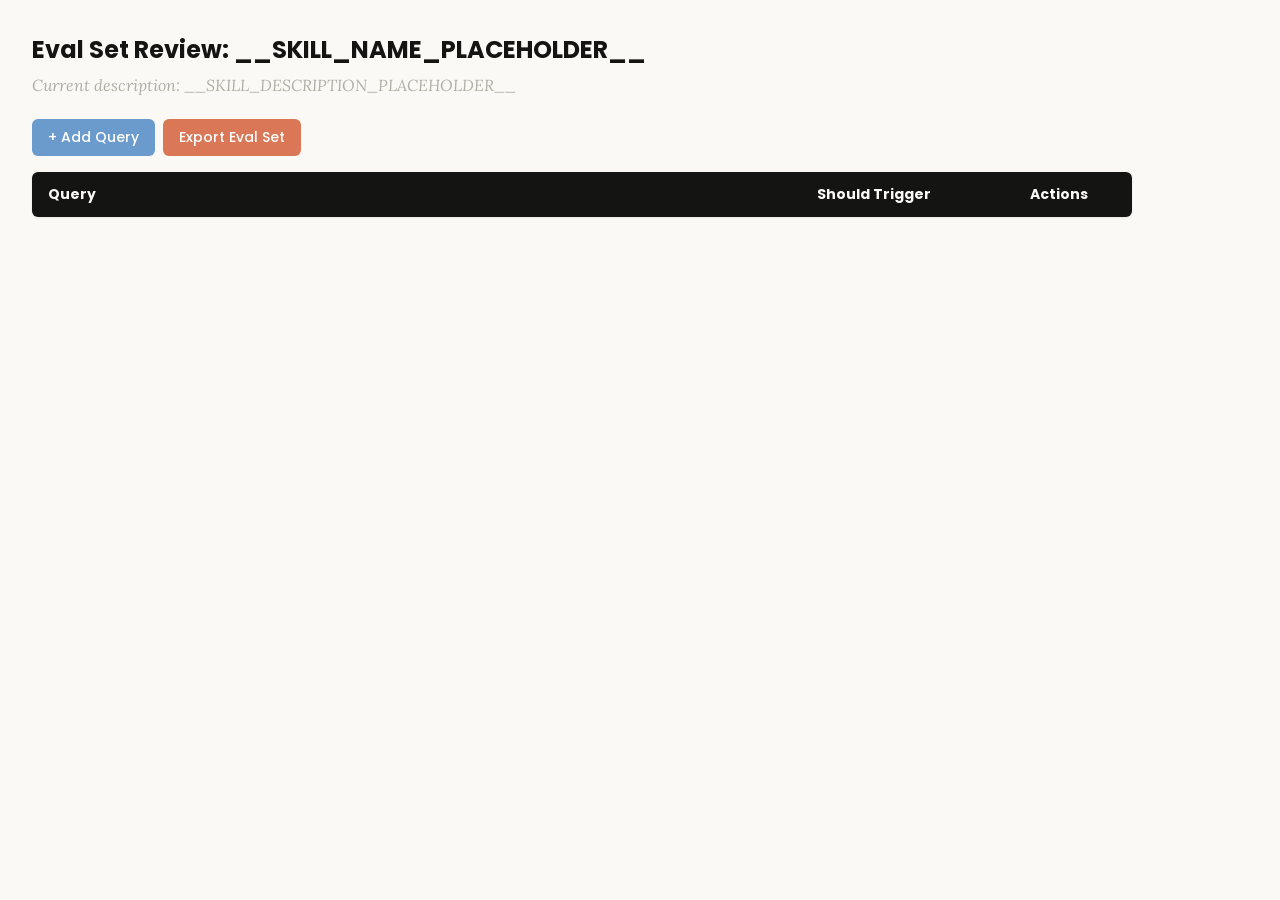
<file: skills/skill-creator/assets/eval_review.html>
<!DOCTYPE html>
<html lang="en">
<head>
  <meta charset="UTF-8">
  <meta name="viewport" content="width=device-width, initial-scale=1.0">
  <title>Eval Set Review - __SKILL_NAME_PLACEHOLDER__</title>
  <link rel="preconnect" href="https://fonts.googleapis.com">
  <link rel="preconnect" href="https://fonts.gstatic.com" crossorigin>
  <link href="https://fonts.googleapis.com/css2?family=Poppins:wght@500;600&family=Lora:wght@400;500&display=swap" rel="stylesheet">
  <style>
    * { box-sizing: border-box; margin: 0; padding: 0; }
    body { font-family: 'Lora', Georgia, serif; background: #faf9f5; padding: 2rem; color: #141413; }
    h1 { font-family: 'Poppins', sans-serif; margin-bottom: 0.5rem; font-size: 1.5rem; }
    .description { color: #b0aea5; margin-bottom: 1.5rem; font-style: italic; max-width: 900px; }
    .controls { margin-bottom: 1rem; display: flex; gap: 0.5rem; }
    .btn { font-family: 'Poppins', sans-serif; padding: 0.5rem 1rem; border: none; border-radius: 6px; cursor: pointer; font-size: 0.875rem; font-weight: 500; }
    .btn-add { background: #6a9bcc; color: white; }
    .btn-add:hover { background: #5889b8; }
    .btn-export { background: #d97757; color: white; }
    .btn-export:hover { background: #c4613f; }
    table { width: 100%; max-width: 1100px; border-collapse: collapse; background: white; border-radius: 6px; overflow: hidden; box-shadow: 0 1px 3px rgba(0,0,0,0.08); }
    th { font-family: 'Poppins', sans-serif; background: #141413; color: #faf9f5; padding: 0.75rem 1rem; text-align: left; font-size: 0.875rem; }
    td { padding: 0.75rem 1rem; border-bottom: 1px solid #e8e6dc; vertical-align: top; }
    tr:nth-child(even) td { background: #faf9f5; }
    tr:hover td { background: #f3f1ea; }
    .section-header td { background: #e8e6dc; font-family: 'Poppins', sans-serif; font-weight: 500; font-size: 0.8rem; color: #141413; text-transform: uppercase; letter-spacing: 0.05em; }
    .query-input { width: 100%; padding: 0.4rem; border: 1px solid #e8e6dc; border-radius: 4px; font-size: 0.875rem; font-family: 'Lora', Georgia, serif; resize: vertical; min-height: 60px; }
    .query-input:focus { outline: none; border-color: #d97757; box-shadow: 0 0 0 2px rgba(217,119,87,0.15); }
    .toggle { position: relative; display: inline-block; width: 44px; height: 24px; }
    .toggle input { opacity: 0; width: 0; height: 0; }
    .toggle .slider { position: absolute; inset: 0; background: #b0aea5; border-radius: 24px; cursor: pointer; transition: 0.2s; }
    .toggle .slider::before { content: ""; position: absolute; width: 18px; height: 18px; left: 3px; bottom: 3px; background: white; border-radius: 50%; transition: 0.2s; }
    .toggle input:checked + .slider { background: #d97757; }
    .toggle input:checked + .slider::before { transform: translateX(20px); }
    .btn-delete { background: #c44; color: white; padding: 0.3rem 0.6rem; border: none; border-radius: 4px; cursor: pointer; font-size: 0.75rem; font-family: 'Poppins', sans-serif; }
    .btn-delete:hover { background: #a33; }
    .summary { margin-top: 1rem; color: #b0aea5; font-size: 0.875rem; }
  </style>
</head>
<body>
  <h1>Eval Set Review: <span id="skill-name">__SKILL_NAME_PLACEHOLDER__</span></h1>
  <p class="description">Current description: <span id="skill-desc">__SKILL_DESCRIPTION_PLACEHOLDER__</span></p>

  <div class="controls">
    <button class="btn btn-add" onclick="addRow()">+ Add Query</button>
    <button class="btn btn-export" onclick="exportEvalSet()">Export Eval Set</button>
  </div>

  <table>
    <thead>
      <tr>
        <th style="width:65%">Query</th>
        <th style="width:18%">Should Trigger</th>
        <th style="width:10%">Actions</th>
      </tr>
    </thead>
    <tbody id="eval-body"></tbody>
  </table>

  <p class="summary" id="summary"></p>

  <script>
    const EVAL_DATA = __EVAL_DATA_PLACEHOLDER__;

    let evalItems = [...EVAL_DATA];

    function render() {
      const tbody = document.getElementById('eval-body');
      tbody.innerHTML = '';

      // Sort: should-trigger first, then should-not-trigger
      const sorted = evalItems
        .map((item, origIdx) => ({ ...item, origIdx }))
        .sort((a, b) => (b.should_trigger ? 1 : 0) - (a.should_trigger ? 1 : 0));

      let lastGroup = null;
      sorted.forEach(item => {
        const group = item.should_trigger ? 'trigger' : 'no-trigger';
        if (group !== lastGroup) {
          const headerRow = document.createElement('tr');
          headerRow.className = 'section-header';
          headerRow.innerHTML = `<td colspan="3">${item.should_trigger ? 'Should Trigger' : 'Should NOT Trigger'}</td>`;
          tbody.appendChild(headerRow);
          lastGroup = group;
        }

        const idx = item.origIdx;
        const tr = document.createElement('tr');
        tr.innerHTML = `
          <td><textarea class="query-input" onchange="updateQuery(${idx}, this.value)">${escapeHtml(item.query)}</textarea></td>
          <td>
            <label class="toggle">
              <input type="checkbox" ${item.should_trigger ? 'checked' : ''} onchange="updateTrigger(${idx}, this.checked)">
              <span class="slider"></span>
            </label>
            <span style="margin-left:8px;font-size:0.8rem;color:#b0aea5">${item.should_trigger ? 'Yes' : 'No'}</span>
          </td>
          <td><button class="btn-delete" onclick="deleteRow(${idx})">Delete</button></td>
        `;
        tbody.appendChild(tr);
      });
      updateSummary();
    }

    function escapeHtml(text) {
      const div = document.createElement('div');
      div.textContent = text;
      return div.innerHTML;
    }

    function updateQuery(idx, value) { evalItems[idx].query = value; updateSummary(); }
    function updateTrigger(idx, value) { evalItems[idx].should_trigger = value; render(); }
    function deleteRow(idx) { evalItems.splice(idx, 1); render(); }

    function addRow() {
      evalItems.push({ query: '', should_trigger: true });
      render();
      const inputs = document.querySelectorAll('.query-input');
      inputs[inputs.length - 1].focus();
    }

    function updateSummary() {
      const trigger = evalItems.filter(i => i.should_trigger).length;
      const noTrigger = evalItems.filter(i => !i.should_trigger).length;
      document.getElementById('summary').textContent =
        `${evalItems.length} queries total: ${trigger} should trigger, ${noTrigger} should not trigger`;
    }

    function exportEvalSet() {
      const valid = evalItems.filter(i => i.query.trim() !== '');
      const data = valid.map(i => ({ query: i.query.trim(), should_trigger: i.should_trigger }));
      const blob = new Blob([JSON.stringify(data, null, 2)], { type: 'application/json' });
      const url = URL.createObjectURL(blob);
      const a = document.createElement('a');
      a.href = url;
      a.download = 'eval_set.json';
      document.body.appendChild(a);
      a.click();
      document.body.removeChild(a);
      URL.revokeObjectURL(url);
    }

    render();
  </script>
</body>
</html>
</file>
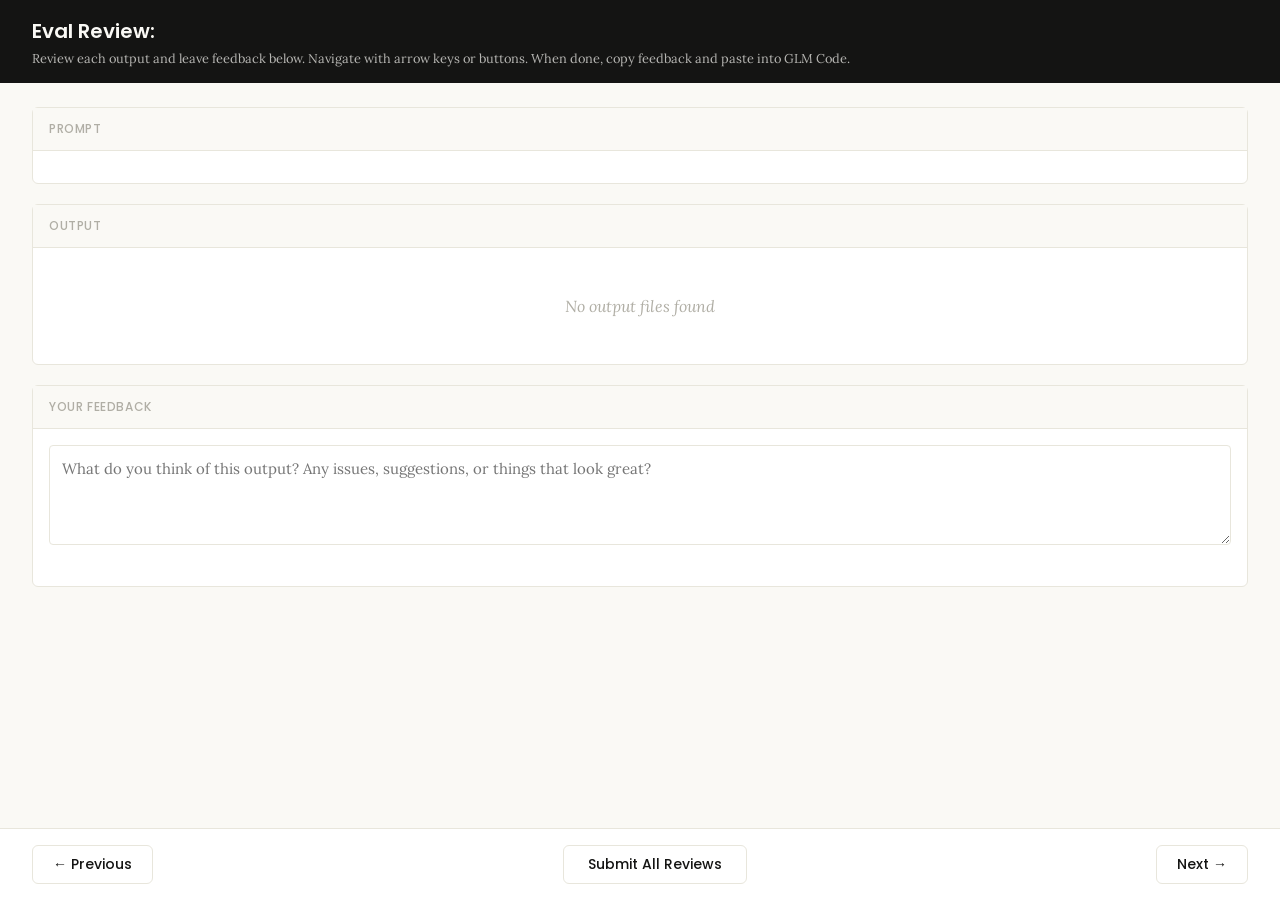
<file: skills/skill-creator/eval-viewer/viewer.html>
<!DOCTYPE html>
<html lang="en">
<head>
  <meta charset="UTF-8">
  <meta name="viewport" content="width=device-width, initial-scale=1.0">
  <title>Eval Review</title>
  <link rel="preconnect" href="https://fonts.googleapis.com">
  <link rel="preconnect" href="https://fonts.gstatic.com" crossorigin>
  <link href="https://fonts.googleapis.com/css2?family=Poppins:wght@500;600&family=Lora:wght@400;500&display=swap" rel="stylesheet">
  <script src="https://cdn.sheetjs.com/xlsx-0.20.3/package/dist/xlsx.full.min.js" integrity="sha384-EnyY0/GSHQGSxSgMwaIPzSESbqoOLSexfnSMN2AP+39Ckmn92stwABZynq1JyzdT" crossorigin="anonymous"></script>
  <style>
    :root {
      --bg: #faf9f5;
      --surface: #ffffff;
      --border: #e8e6dc;
      --text: #141413;
      --text-muted: #b0aea5;
      --accent: #d97757;
      --accent-hover: #c4613f;
      --green: #788c5d;
      --green-bg: #eef2e8;
      --red: #c44;
      --red-bg: #fceaea;
      --header-bg: #141413;
      --header-text: #faf9f5;
      --radius: 6px;
    }

    * { box-sizing: border-box; margin: 0; padding: 0; }

    body {
      font-family: 'Lora', Georgia, serif;
      background: var(--bg);
      color: var(--text);
      height: 100vh;
      display: flex;
      flex-direction: column;
    }

    /* ---- Header ---- */
    .header {
      background: var(--header-bg);
      color: var(--header-text);
      padding: 1rem 2rem;
      display: flex;
      justify-content: space-between;
      align-items: center;
      flex-shrink: 0;
    }
    .header h1 {
      font-family: 'Poppins', sans-serif;
      font-size: 1.25rem;
      font-weight: 600;
    }
    .header .instructions {
      font-size: 0.8rem;
      opacity: 0.7;
      margin-top: 0.25rem;
    }
    .header .progress {
      font-size: 0.875rem;
      opacity: 0.8;
      text-align: right;
    }

    /* ---- Main content ---- */
    .main {
      flex: 1;
      overflow-y: auto;
      padding: 1.5rem 2rem;
      display: flex;
      flex-direction: column;
      gap: 1.25rem;
    }

    /* ---- Sections ---- */
    .section {
      background: var(--surface);
      border: 1px solid var(--border);
      border-radius: var(--radius);
      flex-shrink: 0;
    }
    .section-header {
      font-family: 'Poppins', sans-serif;
      padding: 0.75rem 1rem;
      font-size: 0.75rem;
      font-weight: 500;
      text-transform: uppercase;
      letter-spacing: 0.05em;
      color: var(--text-muted);
      border-bottom: 1px solid var(--border);
      background: var(--bg);
    }
    .section-body {
      padding: 1rem;
    }

    /* ---- Config badge ---- */
    .config-badge {
      display: inline-block;
      padding: 0.2rem 0.625rem;
      border-radius: 9999px;
      font-family: 'Poppins', sans-serif;
      font-size: 0.6875rem;
      font-weight: 600;
      text-transform: uppercase;
      letter-spacing: 0.03em;
      margin-left: 0.75rem;
      vertical-align: middle;
    }
    .config-badge.config-primary {
      background: rgba(33, 150, 243, 0.12);
      color: #1976d2;
    }
    .config-badge.config-baseline {
      background: rgba(255, 193, 7, 0.15);
      color: #f57f17;
    }

    /* ---- Prompt ---- */
    .prompt-text {
      white-space: pre-wrap;
      font-size: 0.9375rem;
      line-height: 1.6;
    }

    /* ---- Outputs ---- */
    .output-file {
      border: 1px solid var(--border);
      border-radius: var(--radius);
      overflow: hidden;
    }
    .output-file + .output-file {
      margin-top: 1rem;
    }
    .output-file-header {
      padding: 0.5rem 0.75rem;
      font-size: 0.8rem;
      font-weight: 600;
      color: var(--text-muted);
      background: var(--bg);
      border-bottom: 1px solid var(--border);
      font-family: 'SF Mono', SFMono-Regular, Consolas, 'Liberation Mono', Menlo, monospace;
      display: flex;
      justify-content: space-between;
      align-items: center;
    }
    .output-file-header .dl-btn {
      font-size: 0.7rem;
      color: var(--accent);
      text-decoration: none;
      cursor: pointer;
      font-family: -apple-system, BlinkMacSystemFont, 'Segoe UI', sans-serif;
      font-weight: 500;
      opacity: 0.8;
    }
    .output-file-header .dl-btn:hover {
      opacity: 1;
      text-decoration: underline;
    }
    .output-file-content {
      padding: 0.75rem;
      overflow-x: auto;
    }
    .output-file-content pre {
      font-size: 0.8125rem;
      line-height: 1.5;
      white-space: pre-wrap;
      word-break: break-word;
      font-family: 'SF Mono', SFMono-Regular, Consolas, 'Liberation Mono', Menlo, monospace;
    }
    .output-file-content img {
      max-width: 100%;
      height: auto;
      border-radius: 4px;
    }
    .output-file-content iframe {
      width: 100%;
      height: 600px;
      border: none;
    }
    .output-file-content table {
      border-collapse: collapse;
      font-size: 0.8125rem;
      width: 100%;
    }
    .output-file-content table td,
    .output-file-content table th {
      border: 1px solid var(--border);
      padding: 0.375rem 0.5rem;
      text-align: left;
    }
    .output-file-content table th {
      background: var(--bg);
      font-weight: 600;
    }
    .output-file-content .download-link {
      display: inline-flex;
      align-items: center;
      gap: 0.5rem;
      padding: 0.5rem 1rem;
      background: var(--bg);
      border: 1px solid var(--border);
      border-radius: 4px;
      color: var(--accent);
      text-decoration: none;
      font-size: 0.875rem;
      cursor: pointer;
    }
    .output-file-content .download-link:hover {
      background: var(--border);
    }
    .empty-state {
      color: var(--text-muted);
      font-style: italic;
      padding: 2rem;
      text-align: center;
    }

    /* ---- Feedback ---- */
    .prev-feedback {
      background: var(--bg);
      border: 1px solid var(--border);
      border-radius: 4px;
      padding: 0.625rem 0.75rem;
      margin-top: 0.75rem;
      font-size: 0.8125rem;
      color: var(--text-muted);
      line-height: 1.5;
    }
    .prev-feedback-label {
      font-size: 0.7rem;
      font-weight: 600;
      text-transform: uppercase;
      letter-spacing: 0.04em;
      margin-bottom: 0.25rem;
      color: var(--text-muted);
    }
    .feedback-textarea {
      width: 100%;
      min-height: 100px;
      padding: 0.75rem;
      border: 1px solid var(--border);
      border-radius: 4px;
      font-family: inherit;
      font-size: 0.9375rem;
      line-height: 1.5;
      resize: vertical;
      color: var(--text);
    }
    .feedback-textarea:focus {
      outline: none;
      border-color: var(--accent);
      box-shadow: 0 0 0 3px rgba(37, 99, 235, 0.1);
    }
    .feedback-status {
      font-size: 0.75rem;
      color: var(--text-muted);
      margin-top: 0.5rem;
      min-height: 1.1em;
    }

    /* ---- Grades (collapsible) ---- */
    .grades-toggle {
      display: flex;
      align-items: center;
      cursor: pointer;
      user-select: none;
    }
    .grades-toggle:hover {
      color: var(--accent);
    }
    .grades-toggle .arrow {
      margin-right: 0.5rem;
      transition: transform 0.15s;
      font-size: 0.75rem;
    }
    .grades-toggle .arrow.open {
      transform: rotate(90deg);
    }
    .grades-content {
      display: none;
      margin-top: 0.75rem;
    }
    .grades-content.open {
      display: block;
    }
    .grades-summary {
      font-size: 0.875rem;
      margin-bottom: 0.75rem;
      display: flex;
      align-items: center;
      gap: 0.5rem;
    }
    .grade-badge {
      display: inline-block;
      padding: 0.125rem 0.5rem;
      border-radius: 9999px;
      font-size: 0.75rem;
      font-weight: 600;
    }
    .grade-pass { background: var(--green-bg); color: var(--green); }
    .grade-fail { background: var(--red-bg); color: var(--red); }
    .assertion-list {
      list-style: none;
    }
    .assertion-item {
      padding: 0.625rem 0;
      border-bottom: 1px solid var(--border);
      font-size: 0.8125rem;
    }
    .assertion-item:last-child { border-bottom: none; }
    .assertion-status {
      font-weight: 600;
      margin-right: 0.5rem;
    }
    .assertion-status.pass { color: var(--green); }
    .assertion-status.fail { color: var(--red); }
    .assertion-evidence {
      color: var(--text-muted);
      font-size: 0.75rem;
      margin-top: 0.25rem;
      padding-left: 1.5rem;
    }

    /* ---- View tabs ---- */
    .view-tabs {
      display: flex;
      gap: 0;
      padding: 0 2rem;
      background: var(--bg);
      border-bottom: 1px solid var(--border);
      flex-shrink: 0;
    }
    .view-tab {
      font-family: 'Poppins', sans-serif;
      padding: 0.625rem 1.25rem;
      font-size: 0.8125rem;
      font-weight: 500;
      cursor: pointer;
      border: none;
      background: none;
      color: var(--text-muted);
      border-bottom: 2px solid transparent;
      transition: all 0.15s;
    }
    .view-tab:hover { color: var(--text); }
    .view-tab.active {
      color: var(--accent);
      border-bottom-color: var(--accent);
    }
    .view-panel { display: none; }
    .view-panel.active { display: flex; flex-direction: column; flex: 1; overflow: hidden; }

    /* ---- Benchmark view ---- */
    .benchmark-view {
      padding: 1.5rem 2rem;
      overflow-y: auto;
      flex: 1;
    }
    .benchmark-table {
      border-collapse: collapse;
      background: var(--surface);
      border: 1px solid var(--border);
      border-radius: var(--radius);
      font-size: 0.8125rem;
      width: 100%;
      margin-bottom: 1.5rem;
    }
    .benchmark-table th, .benchmark-table td {
      padding: 0.625rem 0.75rem;
      text-align: left;
      border: 1px solid var(--border);
    }
    .benchmark-table th {
      font-family: 'Poppins', sans-serif;
      background: var(--header-bg);
      color: var(--header-text);
      font-weight: 500;
      font-size: 0.75rem;
      text-transform: uppercase;
      letter-spacing: 0.04em;
    }
    .benchmark-table tr:hover { background: var(--bg); }
    .benchmark-table tr.benchmark-row-with { background: rgba(33, 150, 243, 0.06); }
    .benchmark-table tr.benchmark-row-without { background: rgba(255, 193, 7, 0.06); }
    .benchmark-table tr.benchmark-row-with:hover { background: rgba(33, 150, 243, 0.12); }
    .benchmark-table tr.benchmark-row-without:hover { background: rgba(255, 193, 7, 0.12); }
    .benchmark-table tr.benchmark-row-avg { font-weight: 600; border-top: 2px solid var(--border); }
    .benchmark-table tr.benchmark-row-avg.benchmark-row-with { background: rgba(33, 150, 243, 0.12); }
    .benchmark-table tr.benchmark-row-avg.benchmark-row-without { background: rgba(255, 193, 7, 0.12); }
    .benchmark-delta-positive { color: var(--green); font-weight: 600; }
    .benchmark-delta-negative { color: var(--red); font-weight: 600; }
    .benchmark-notes {
      background: var(--surface);
      border: 1px solid var(--border);
      border-radius: var(--radius);
      padding: 1rem;
    }
    .benchmark-notes h3 {
      font-family: 'Poppins', sans-serif;
      font-size: 0.875rem;
      margin-bottom: 0.75rem;
    }
    .benchmark-notes ul {
      list-style: disc;
      padding-left: 1.25rem;
    }
    .benchmark-notes li {
      font-size: 0.8125rem;
      line-height: 1.6;
      margin-bottom: 0.375rem;
    }
    .benchmark-empty {
      color: var(--text-muted);
      font-style: italic;
      text-align: center;
      padding: 3rem;
    }

    /* ---- Navigation ---- */
    .nav {
      display: flex;
      justify-content: space-between;
      align-items: center;
      padding: 1rem 2rem;
      border-top: 1px solid var(--border);
      background: var(--surface);
      flex-shrink: 0;
    }
    .nav-btn {
      font-family: 'Poppins', sans-serif;
      padding: 0.5rem 1.25rem;
      border: 1px solid var(--border);
      border-radius: var(--radius);
      background: var(--surface);
      cursor: pointer;
      font-size: 0.875rem;
      font-weight: 500;
      color: var(--text);
      transition: all 0.15s;
    }
    .nav-btn:hover:not(:disabled) {
      background: var(--bg);
      border-color: var(--text-muted);
    }
    .nav-btn:disabled {
      opacity: 0.4;
      cursor: not-allowed;
    }
    .done-btn {
      font-family: 'Poppins', sans-serif;
      padding: 0.5rem 1.5rem;
      border: 1px solid var(--border);
      border-radius: var(--radius);
      background: var(--surface);
      color: var(--text);
      cursor: pointer;
      font-size: 0.875rem;
      font-weight: 500;
      transition: all 0.15s;
    }
    .done-btn:hover {
      background: var(--bg);
      border-color: var(--text-muted);
    }
    .done-btn.ready {
      border: none;
      background: var(--accent);
      color: white;
      font-weight: 600;
    }
    .done-btn.ready:hover {
      background: var(--accent-hover);
    }
    /* ---- Done overlay ---- */
    .done-overlay {
      display: none;
      position: fixed;
      inset: 0;
      background: rgba(0, 0, 0, 0.5);
      z-index: 100;
      justify-content: center;
      align-items: center;
    }
    .done-overlay.visible {
      display: flex;
    }
    .done-card {
      background: var(--surface);
      border-radius: 12px;
      padding: 2rem 3rem;
      text-align: center;
      box-shadow: 0 20px 60px rgba(0, 0, 0, 0.3);
      max-width: 500px;
    }
    .done-card h2 {
      font-size: 1.5rem;
      margin-bottom: 0.5rem;
    }
    .done-card p {
      color: var(--text-muted);
      margin-bottom: 1.5rem;
      line-height: 1.5;
    }
    .done-card .btn-row {
      display: flex;
      gap: 0.5rem;
      justify-content: center;
    }
    .done-card button {
      padding: 0.5rem 1.25rem;
      border: 1px solid var(--border);
      border-radius: var(--radius);
      background: var(--surface);
      cursor: pointer;
      font-size: 0.875rem;
    }
    .done-card button:hover {
      background: var(--bg);
    }
    /* ---- Toast ---- */
    .toast {
      position: fixed;
      bottom: 5rem;
      left: 50%;
      transform: translateX(-50%);
      background: var(--header-bg);
      color: var(--header-text);
      padding: 0.625rem 1.25rem;
      border-radius: var(--radius);
      font-size: 0.875rem;
      opacity: 0;
      transition: opacity 0.3s;
      pointer-events: none;
      z-index: 200;
    }
    .toast.visible {
      opacity: 1;
    }
  </style>
</head>
<body>
  <div id="app" style="height:100vh; display:flex; flex-direction:column;">
    <div class="header">
      <div>
        <h1>Eval Review: <span id="skill-name"></span></h1>
        <div class="instructions">Review each output and leave feedback below. Navigate with arrow keys or buttons. When done, copy feedback and paste into GLM Code.</div>
      </div>
      <div class="progress" id="progress"></div>
    </div>

    <!-- View tabs (only shown when benchmark data exists) -->
    <div class="view-tabs" id="view-tabs" style="display:none;">
      <button class="view-tab active" onclick="switchView('outputs')">Outputs</button>
      <button class="view-tab" onclick="switchView('benchmark')">Benchmark</button>
    </div>

    <!-- Outputs panel (qualitative review) -->
    <div class="view-panel active" id="panel-outputs">
    <div class="main">
      <!-- Prompt -->
      <div class="section">
        <div class="section-header">Prompt <span class="config-badge" id="config-badge" style="display:none;"></span></div>
        <div class="section-body">
          <div class="prompt-text" id="prompt-text"></div>
        </div>
      </div>

      <!-- Outputs -->
      <div class="section">
        <div class="section-header">Output</div>
        <div class="section-body" id="outputs-body">
          <div class="empty-state">No output files found</div>
        </div>
      </div>

      <!-- Previous Output (collapsible) -->
      <div class="section" id="prev-outputs-section" style="display:none;">
        <div class="section-header">
          <div class="grades-toggle" onclick="togglePrevOutputs()">
            <span class="arrow" id="prev-outputs-arrow">&#9654;</span>
            Previous Output
          </div>
        </div>
        <div class="grades-content" id="prev-outputs-content"></div>
      </div>

      <!-- Grades (collapsible) -->
      <div class="section" id="grades-section" style="display:none;">
        <div class="section-header">
          <div class="grades-toggle" onclick="toggleGrades()">
            <span class="arrow" id="grades-arrow">&#9654;</span>
            Formal Grades
          </div>
        </div>
        <div class="grades-content" id="grades-content"></div>
      </div>

      <!-- Feedback -->
      <div class="section">
        <div class="section-header">Your Feedback</div>
        <div class="section-body">
          <textarea
            class="feedback-textarea"
            id="feedback"
            placeholder="What do you think of this output? Any issues, suggestions, or things that look great?"
          ></textarea>
          <div class="feedback-status" id="feedback-status"></div>
          <div class="prev-feedback" id="prev-feedback" style="display:none;">
            <div class="prev-feedback-label">Previous feedback</div>
            <div id="prev-feedback-text"></div>
          </div>
        </div>
      </div>
    </div>

    <div class="nav" id="outputs-nav">
      <button class="nav-btn" id="prev-btn" onclick="navigate(-1)">&#8592; Previous</button>
      <button class="done-btn" id="done-btn" onclick="showDoneDialog()">Submit All Reviews</button>
      <button class="nav-btn" id="next-btn" onclick="navigate(1)">Next &#8594;</button>
    </div>
    </div><!-- end panel-outputs -->

    <!-- Benchmark panel (quantitative stats) -->
    <div class="view-panel" id="panel-benchmark">
      <div class="benchmark-view" id="benchmark-content">
        <div class="benchmark-empty">No benchmark data available. Run a benchmark to see quantitative results here.</div>
      </div>
    </div>
  </div>

  <!-- Done overlay -->
  <div class="done-overlay" id="done-overlay">
    <div class="done-card">
      <h2>Review Complete</h2>
      <p>Your feedback has been saved. Go back to your GLM Code session and tell GLM you're done reviewing.</p>
      <div class="btn-row">
        <button onclick="closeDoneDialog()">OK</button>
      </div>
    </div>
  </div>

  <!-- Toast -->
  <div class="toast" id="toast"></div>

  <script>
    // ---- Embedded data (injected by generate_review.py) ----
    /*__EMBEDDED_DATA__*/

    // ---- State ----
    let feedbackMap = {};  // run_id -> feedback text
    let currentIndex = 0;
    let visitedRuns = new Set();

    // ---- Init ----
    async function init() {
      // Load saved feedback from server — but only if this isn't a fresh
      // iteration (indicated by previous_feedback being present). When
      // previous feedback exists, the feedback.json on disk is stale from
      // the prior iteration and should not pre-fill the textareas.
      const hasPrevious = Object.keys(EMBEDDED_DATA.previous_feedback || {}).length > 0
        || Object.keys(EMBEDDED_DATA.previous_outputs || {}).length > 0;
      if (!hasPrevious) {
        try {
          const resp = await fetch("/api/feedback");
          const data = await resp.json();
          if (data.reviews) {
            for (const r of data.reviews) feedbackMap[r.run_id] = r.feedback;
          }
        } catch { /* first run, no feedback yet */ }
      }

      document.getElementById("skill-name").textContent = EMBEDDED_DATA.skill_name;
      showRun(0);

      // Wire up feedback auto-save
      const textarea = document.getElementById("feedback");
      let saveTimeout = null;
      textarea.addEventListener("input", () => {
        clearTimeout(saveTimeout);
        document.getElementById("feedback-status").textContent = "";
        saveTimeout = setTimeout(() => saveCurrentFeedback(), 800);
      });
    }

    // ---- Navigation ----
    function navigate(delta) {
      const newIndex = currentIndex + delta;
      if (newIndex >= 0 && newIndex < EMBEDDED_DATA.runs.length) {
        saveCurrentFeedback();
        showRun(newIndex);
      }
    }

    function updateNavButtons() {
      document.getElementById("prev-btn").disabled = currentIndex === 0;
      document.getElementById("next-btn").disabled =
        currentIndex === EMBEDDED_DATA.runs.length - 1;
    }

    // ---- Show a run ----
    function showRun(index) {
      currentIndex = index;
      const run = EMBEDDED_DATA.runs[index];

      // Progress
      document.getElementById("progress").textContent =
        `${index + 1} of ${EMBEDDED_DATA.runs.length}`;

      // Prompt
      document.getElementById("prompt-text").textContent = run.prompt;

      // Config badge
      const badge = document.getElementById("config-badge");
      const configMatch = run.id.match(/(with_skill|without_skill|new_skill|old_skill)/);
      if (configMatch) {
        const config = configMatch[1];
        const isBaseline = config === "without_skill" || config === "old_skill";
        badge.textContent = config.replace(/_/g, " ");
        badge.className = "config-badge " + (isBaseline ? "config-baseline" : "config-primary");
        badge.style.display = "inline-block";
      } else {
        badge.style.display = "none";
      }

      // Outputs
      renderOutputs(run);

      // Previous outputs
      renderPrevOutputs(run);

      // Grades
      renderGrades(run);

      // Previous feedback
      const prevFb = (EMBEDDED_DATA.previous_feedback || {})[run.id];
      const prevEl = document.getElementById("prev-feedback");
      if (prevFb) {
        document.getElementById("prev-feedback-text").textContent = prevFb;
        prevEl.style.display = "block";
      } else {
        prevEl.style.display = "none";
      }

      // Feedback
      document.getElementById("feedback").value = feedbackMap[run.id] || "";
      document.getElementById("feedback-status").textContent = "";

      updateNavButtons();

      // Track visited runs and promote done button when all visited
      visitedRuns.add(index);
      const doneBtn = document.getElementById("done-btn");
      if (visitedRuns.size >= EMBEDDED_DATA.runs.length) {
        doneBtn.classList.add("ready");
      }

      // Scroll main content to top
      document.querySelector(".main").scrollTop = 0;
    }

    // ---- Render outputs ----
    function renderOutputs(run) {
      const container = document.getElementById("outputs-body");
      container.innerHTML = "";

      const outputs = run.outputs || [];
      if (outputs.length === 0) {
        container.innerHTML = '<div class="empty-state">No output files</div>';
        return;
      }

      for (const file of outputs) {
        const fileDiv = document.createElement("div");
        fileDiv.className = "output-file";

        // Always show file header with download link
        const header = document.createElement("div");
        header.className = "output-file-header";
        const nameSpan = document.createElement("span");
        nameSpan.textContent = file.name;
        header.appendChild(nameSpan);
        const dlBtn = document.createElement("a");
        dlBtn.className = "dl-btn";
        dlBtn.textContent = "Download";
        dlBtn.download = file.name;
        dlBtn.href = getDownloadUri(file);
        header.appendChild(dlBtn);
        fileDiv.appendChild(header);

        const content = document.createElement("div");
        content.className = "output-file-content";

        if (file.type === "text") {
          const pre = document.createElement("pre");
          pre.textContent = file.content;
          content.appendChild(pre);
        } else if (file.type === "image") {
          const img = document.createElement("img");
          img.src = file.data_uri;
          img.alt = file.name;
          content.appendChild(img);
        } else if (file.type === "pdf") {
          const iframe = document.createElement("iframe");
          iframe.src = file.data_uri;
          content.appendChild(iframe);
        } else if (file.type === "xlsx") {
          renderXlsx(content, file.data_b64);
        } else if (file.type === "binary") {
          const a = document.createElement("a");
          a.className = "download-link";
          a.href = file.data_uri;
          a.download = file.name;
          a.textContent = "Download " + file.name;
          content.appendChild(a);
        } else if (file.type === "error") {
          const pre = document.createElement("pre");
          pre.textContent = file.content;
          pre.style.color = "var(--red)";
          content.appendChild(pre);
        }

        fileDiv.appendChild(content);
        container.appendChild(fileDiv);
      }
    }

    // ---- XLSX rendering via SheetJS ----
    function renderXlsx(container, b64Data) {
      try {
        const raw = Uint8Array.from(atob(b64Data), c => c.charCodeAt(0));
        const wb = XLSX.read(raw, { type: "array" });

        for (let i = 0; i < wb.SheetNames.length; i++) {
          const sheetName = wb.SheetNames[i];
          const ws = wb.Sheets[sheetName];

          if (wb.SheetNames.length > 1) {
            const sheetLabel = document.createElement("div");
            sheetLabel.style.cssText =
              "font-weight:600; font-size:0.8rem; color:#b0aea5; margin-top:0.5rem; margin-bottom:0.25rem;";
            sheetLabel.textContent = "Sheet: " + sheetName;
            container.appendChild(sheetLabel);
          }

          const htmlStr = XLSX.utils.sheet_to_html(ws, { editable: false });
          const wrapper = document.createElement("div");
          wrapper.innerHTML = htmlStr;
          container.appendChild(wrapper);
        }
      } catch (err) {
        container.textContent = "Error rendering spreadsheet: " + err.message;
      }
    }

    // ---- Grades ----
    function renderGrades(run) {
      const section = document.getElementById("grades-section");
      const content = document.getElementById("grades-content");

      if (!run.grading) {
        section.style.display = "none";
        return;
      }

      const grading = run.grading;
      section.style.display = "block";
      // Reset to collapsed
      content.classList.remove("open");
      document.getElementById("grades-arrow").classList.remove("open");

      const summary = grading.summary || {};
      const expectations = grading.expectations || [];

      let html = '<div style="padding: 1rem;">';

      // Summary line
      const passRate = summary.pass_rate != null
        ? Math.round(summary.pass_rate * 100) + "%"
        : "?";
      const badgeClass = summary.pass_rate >= 0.8 ? "grade-pass" : summary.pass_rate >= 0.5 ? "" : "grade-fail";
      html += '<div class="grades-summary">';
      html += '<span class="grade-badge ' + badgeClass + '">' + passRate + '</span>';
      html += '<span>' + (summary.passed || 0) + ' passed, ' + (summary.failed || 0) + ' failed of ' + (summary.total || 0) + '</span>';
      html += '</div>';

      // Assertions list
      html += '<ul class="assertion-list">';
      for (const exp of expectations) {
        const statusClass = exp.passed ? "pass" : "fail";
        const statusIcon = exp.passed ? "\u2713" : "\u2717";
        html += '<li class="assertion-item">';
        html += '<span class="assertion-status ' + statusClass + '">' + statusIcon + '</span>';
        html += '<span>' + escapeHtml(exp.text) + '</span>';
        if (exp.evidence) {
          html += '<div class="assertion-evidence">' + escapeHtml(exp.evidence) + '</div>';
        }
        html += '</li>';
      }
      html += '</ul>';

      html += '</div>';
      content.innerHTML = html;
    }

    function toggleGrades() {
      const content = document.getElementById("grades-content");
      const arrow = document.getElementById("grades-arrow");
      content.classList.toggle("open");
      arrow.classList.toggle("open");
    }

    // ---- Previous outputs (collapsible) ----
    function renderPrevOutputs(run) {
      const section = document.getElementById("prev-outputs-section");
      const content = document.getElementById("prev-outputs-content");
      const prevOutputs = (EMBEDDED_DATA.previous_outputs || {})[run.id];

      if (!prevOutputs || prevOutputs.length === 0) {
        section.style.display = "none";
        return;
      }

      section.style.display = "block";
      // Reset to collapsed
      content.classList.remove("open");
      document.getElementById("prev-outputs-arrow").classList.remove("open");

      // Render the files into the content area
      content.innerHTML = "";
      const wrapper = document.createElement("div");
      wrapper.style.padding = "1rem";

      for (const file of prevOutputs) {
        const fileDiv = document.createElement("div");
        fileDiv.className = "output-file";

        const header = document.createElement("div");
        header.className = "output-file-header";
        const nameSpan = document.createElement("span");
        nameSpan.textContent = file.name;
        header.appendChild(nameSpan);
        const dlBtn = document.createElement("a");
        dlBtn.className = "dl-btn";
        dlBtn.textContent = "Download";
        dlBtn.download = file.name;
        dlBtn.href = getDownloadUri(file);
        header.appendChild(dlBtn);
        fileDiv.appendChild(header);

        const fc = document.createElement("div");
        fc.className = "output-file-content";

        if (file.type === "text") {
          const pre = document.createElement("pre");
          pre.textContent = file.content;
          fc.appendChild(pre);
        } else if (file.type === "image") {
          const img = document.createElement("img");
          img.src = file.data_uri;
          img.alt = file.name;
          fc.appendChild(img);
        } else if (file.type === "pdf") {
          const iframe = document.createElement("iframe");
          iframe.src = file.data_uri;
          fc.appendChild(iframe);
        } else if (file.type === "xlsx") {
          renderXlsx(fc, file.data_b64);
        } else if (file.type === "binary") {
          const a = document.createElement("a");
          a.className = "download-link";
          a.href = file.data_uri;
          a.download = file.name;
          a.textContent = "Download " + file.name;
          fc.appendChild(a);
        }

        fileDiv.appendChild(fc);
        wrapper.appendChild(fileDiv);
      }

      content.appendChild(wrapper);
    }

    function togglePrevOutputs() {
      const content = document.getElementById("prev-outputs-content");
      const arrow = document.getElementById("prev-outputs-arrow");
      content.classList.toggle("open");
      arrow.classList.toggle("open");
    }

    // ---- Feedback (saved to server -> feedback.json) ----
    function saveCurrentFeedback() {
      const run = EMBEDDED_DATA.runs[currentIndex];
      const text = document.getElementById("feedback").value;

      if (text.trim() === "") {
        delete feedbackMap[run.id];
      } else {
        feedbackMap[run.id] = text;
      }

      // Build reviews array from map
      const reviews = [];
      for (const [run_id, feedback] of Object.entries(feedbackMap)) {
        if (feedback.trim()) {
          reviews.push({ run_id, feedback, timestamp: new Date().toISOString() });
        }
      }

      fetch("/api/feedback", {
        method: "POST",
        headers: { "Content-Type": "application/json" },
        body: JSON.stringify({ reviews, status: "in_progress" }),
      }).then(() => {
        document.getElementById("feedback-status").textContent = "Saved";
      }).catch(() => {
        // Static mode or server unavailable — no-op on auto-save,
        // feedback will be downloaded on final submit
        document.getElementById("feedback-status").textContent = "Will download on submit";
      });
    }

    // ---- Done ----
    function showDoneDialog() {
      // Save current textarea to feedbackMap (but don't POST yet)
      const run = EMBEDDED_DATA.runs[currentIndex];
      const text = document.getElementById("feedback").value;
      if (text.trim() === "") {
        delete feedbackMap[run.id];
      } else {
        feedbackMap[run.id] = text;
      }

      // POST once with status: complete — include ALL runs so the model
      // can distinguish "no feedback" (looks good) from "not reviewed"
      const reviews = [];
      const ts = new Date().toISOString();
      for (const r of EMBEDDED_DATA.runs) {
        reviews.push({ run_id: r.id, feedback: feedbackMap[r.id] || "", timestamp: ts });
      }
      const payload = JSON.stringify({ reviews, status: "complete" }, null, 2);
      fetch("/api/feedback", {
        method: "POST",
        headers: { "Content-Type": "application/json" },
        body: payload,
      }).then(() => {
        document.getElementById("done-overlay").classList.add("visible");
      }).catch(() => {
        // Server not available (static mode) — download as file
        const blob = new Blob([payload], { type: "application/json" });
        const url = URL.createObjectURL(blob);
        const a = document.createElement("a");
        a.href = url;
        a.download = "feedback.json";
        a.click();
        URL.revokeObjectURL(url);
        document.getElementById("done-overlay").classList.add("visible");
      });
    }

    function closeDoneDialog() {
      // Reset status back to in_progress
      saveCurrentFeedback();
      document.getElementById("done-overlay").classList.remove("visible");
    }

    // ---- Toast ----
    function showToast(message) {
      const toast = document.getElementById("toast");
      toast.textContent = message;
      toast.classList.add("visible");
      setTimeout(() => toast.classList.remove("visible"), 2000);
    }

    // ---- Keyboard nav ----
    document.addEventListener("keydown", (e) => {
      // Don't capture when typing in textarea
      if (e.target.tagName === "TEXTAREA") return;

      if (e.key === "ArrowLeft" || e.key === "ArrowUp") {
        e.preventDefault();
        navigate(-1);
      } else if (e.key === "ArrowRight" || e.key === "ArrowDown") {
        e.preventDefault();
        navigate(1);
      }
    });

    // ---- Util ----
    function getDownloadUri(file) {
      if (file.data_uri) return file.data_uri;
      if (file.data_b64) return "data:application/octet-stream;base64," + file.data_b64;
      if (file.type === "text") return "data:text/plain;charset=utf-8," + encodeURIComponent(file.content);
      return "#";
    }

    function escapeHtml(text) {
      const div = document.createElement("div");
      div.textContent = text;
      return div.innerHTML;
    }

    // ---- View switching ----
    function switchView(view) {
      document.querySelectorAll(".view-tab").forEach(t => t.classList.remove("active"));
      document.querySelectorAll(".view-panel").forEach(p => p.classList.remove("active"));
      document.querySelector(`[onclick="switchView('${view}')"]`).classList.add("active");
      document.getElementById("panel-" + view).classList.add("active");
    }

    // ---- Benchmark rendering ----
    function renderBenchmark() {
      const data = EMBEDDED_DATA.benchmark;
      if (!data) return;

      // Show the tabs
      document.getElementById("view-tabs").style.display = "flex";

      const container = document.getElementById("benchmark-content");
      const summary = data.run_summary || {};
      const metadata = data.metadata || {};
      const notes = data.notes || [];

      let html = "";

      // Header
      html += "<h2 style='font-family: Poppins, sans-serif; margin-bottom: 0.5rem;'>Benchmark Results</h2>";
      html += "<p style='color: var(--text-muted); font-size: 0.875rem; margin-bottom: 1.25rem;'>";
      if (metadata.skill_name) html += "<strong>" + escapeHtml(metadata.skill_name) + "</strong> &mdash; ";
      if (metadata.timestamp) html += metadata.timestamp + " &mdash; ";
      if (metadata.evals_run) html += "Evals: " + metadata.evals_run.join(", ") + " &mdash; ";
      html += (metadata.runs_per_configuration || "?") + " runs per configuration";
      html += "</p>";

      // Summary table
      html += '<table class="benchmark-table">';

      function fmtStat(stat, pct) {
        if (!stat) return "—";
        const suffix = pct ? "%" : "";
        const m = pct ? (stat.mean * 100).toFixed(0) : stat.mean.toFixed(1);
        const s = pct ? (stat.stddev * 100).toFixed(0) : stat.stddev.toFixed(1);
        return m + suffix + " ± " + s + suffix;
      }

      function deltaClass(val) {
        if (!val) return "";
        const n = parseFloat(val);
        if (n > 0) return "benchmark-delta-positive";
        if (n < 0) return "benchmark-delta-negative";
        return "";
      }

      // Discover config names dynamically (everything except "delta")
      const configs = Object.keys(summary).filter(k => k !== "delta");
      const configA = configs[0] || "config_a";
      const configB = configs[1] || "config_b";
      const labelA = configA.replace(/_/g, " ").replace(/\b\w/g, c => c.toUpperCase());
      const labelB = configB.replace(/_/g, " ").replace(/\b\w/g, c => c.toUpperCase());
      const a = summary[configA] || {};
      const b = summary[configB] || {};
      const delta = summary.delta || {};

      html += "<thead><tr><th>Metric</th><th>" + escapeHtml(labelA) + "</th><th>" + escapeHtml(labelB) + "</th><th>Delta</th></tr></thead>";
      html += "<tbody>";

      html += "<tr><td><strong>Pass Rate</strong></td>";
      html += "<td>" + fmtStat(a.pass_rate, true) + "</td>";
      html += "<td>" + fmtStat(b.pass_rate, true) + "</td>";
      html += '<td class="' + deltaClass(delta.pass_rate) + '">' + (delta.pass_rate || "—") + "</td></tr>";

      // Time (only show row if data exists)
      if (a.time_seconds || b.time_seconds) {
        html += "<tr><td><strong>Time (s)</strong></td>";
        html += "<td>" + fmtStat(a.time_seconds, false) + "</td>";
        html += "<td>" + fmtStat(b.time_seconds, false) + "</td>";
        html += '<td class="' + deltaClass(delta.time_seconds) + '">' + (delta.time_seconds ? delta.time_seconds + "s" : "—") + "</td></tr>";
      }

      // Tokens (only show row if data exists)
      if (a.tokens || b.tokens) {
        html += "<tr><td><strong>Tokens</strong></td>";
        html += "<td>" + fmtStat(a.tokens, false) + "</td>";
        html += "<td>" + fmtStat(b.tokens, false) + "</td>";
        html += '<td class="' + deltaClass(delta.tokens) + '">' + (delta.tokens || "—") + "</td></tr>";
      }

      html += "</tbody></table>";

      // Per-eval breakdown (if runs data available)
      const runs = data.runs || [];
      if (runs.length > 0) {
        const evalIds = [...new Set(runs.map(r => r.eval_id))].sort((a, b) => a - b);

        html += "<h3 style='font-family: Poppins, sans-serif; margin-bottom: 0.75rem;'>Per-Eval Breakdown</h3>";

        const hasTime = runs.some(r => r.result && r.result.time_seconds != null);
        const hasErrors = runs.some(r => r.result && r.result.errors > 0);

        for (const evalId of evalIds) {
          const evalRuns = runs.filter(r => r.eval_id === evalId);
          const evalName = evalRuns[0] && evalRuns[0].eval_name ? evalRuns[0].eval_name : "Eval " + evalId;

          html += "<h4 style='font-family: Poppins, sans-serif; margin: 1rem 0 0.5rem; color: var(--text);'>" + escapeHtml(evalName) + "</h4>";
          html += '<table class="benchmark-table">';
          html += "<thead><tr><th>Config</th><th>Run</th><th>Pass Rate</th>";
          if (hasTime) html += "<th>Time (s)</th>";
          if (hasErrors) html += "<th>Crashes During Execution</th>";
          html += "</tr></thead>";
          html += "<tbody>";

          // Group by config and render with average rows
          const configGroups = [...new Set(evalRuns.map(r => r.configuration))];
          for (let ci = 0; ci < configGroups.length; ci++) {
            const config = configGroups[ci];
            const configRuns = evalRuns.filter(r => r.configuration === config);
            if (configRuns.length === 0) continue;

            const rowClass = ci === 0 ? "benchmark-row-with" : "benchmark-row-without";
            const configLabel = config.replace(/_/g, " ").replace(/\b\w/g, c => c.toUpperCase());

            for (const run of configRuns) {
              const r = run.result || {};
              const prClass = r.pass_rate >= 0.8 ? "benchmark-delta-positive" : r.pass_rate < 0.5 ? "benchmark-delta-negative" : "";
              html += '<tr class="' + rowClass + '">';
              html += "<td>" + configLabel + "</td>";
              html += "<td>" + run.run_number + "</td>";
              html += '<td class="' + prClass + '">' + ((r.pass_rate || 0) * 100).toFixed(0) + "% (" + (r.passed || 0) + "/" + (r.total || 0) + ")</td>";
              if (hasTime) html += "<td>" + (r.time_seconds != null ? r.time_seconds.toFixed(1) : "—") + "</td>";
              if (hasErrors) html += "<td>" + (r.errors || 0) + "</td>";
              html += "</tr>";
            }

            // Average row
            const rates = configRuns.map(r => (r.result || {}).pass_rate || 0);
            const avgRate = rates.reduce((a, b) => a + b, 0) / rates.length;
            const avgPrClass = avgRate >= 0.8 ? "benchmark-delta-positive" : avgRate < 0.5 ? "benchmark-delta-negative" : "";
            html += '<tr class="benchmark-row-avg ' + rowClass + '">';
            html += "<td>" + configLabel + "</td>";
            html += "<td>Avg</td>";
            html += '<td class="' + avgPrClass + '">' + (avgRate * 100).toFixed(0) + "%</td>";
            if (hasTime) {
              const times = configRuns.map(r => (r.result || {}).time_seconds).filter(t => t != null);
              html += "<td>" + (times.length ? (times.reduce((a, b) => a + b, 0) / times.length).toFixed(1) : "—") + "</td>";
            }
            if (hasErrors) html += "<td></td>";
            html += "</tr>";
          }
          html += "</tbody></table>";

          // Per-assertion detail for this eval
          const runsWithExpectations = {};
          for (const config of configGroups) {
            runsWithExpectations[config] = evalRuns.filter(r => r.configuration === config && r.expectations && r.expectations.length > 0);
          }
          const hasAnyExpectations = Object.values(runsWithExpectations).some(runs => runs.length > 0);
          if (hasAnyExpectations) {
            // Collect all unique assertion texts across all configs
            const allAssertions = [];
            const seen = new Set();
            for (const config of configGroups) {
              for (const run of runsWithExpectations[config]) {
                for (const exp of (run.expectations || [])) {
                  if (!seen.has(exp.text)) {
                    seen.add(exp.text);
                    allAssertions.push(exp.text);
                  }
                }
              }
            }

            html += '<table class="benchmark-table" style="margin-top: 0.5rem;">';
            html += "<thead><tr><th>Assertion</th>";
            for (const config of configGroups) {
              const label = config.replace(/_/g, " ").replace(/\b\w/g, c => c.toUpperCase());
              html += "<th>" + escapeHtml(label) + "</th>";
            }
            html += "</tr></thead><tbody>";

            for (const assertionText of allAssertions) {
              html += "<tr><td>" + escapeHtml(assertionText) + "</td>";

              for (const config of configGroups) {
                html += "<td>";
                for (const run of runsWithExpectations[config]) {
                  const exp = (run.expectations || []).find(e => e.text === assertionText);
                  if (exp) {
                    const cls = exp.passed ? "benchmark-delta-positive" : "benchmark-delta-negative";
                    const icon = exp.passed ? "\u2713" : "\u2717";
                    html += '<span class="' + cls + '" title="Run ' + run.run_number + ': ' + escapeHtml(exp.evidence || "") + '">' + icon + "</span> ";
                  } else {
                    html += "— ";
                  }
                }
                html += "</td>";
              }
              html += "</tr>";
            }
            html += "</tbody></table>";
          }
        }
      }

      // Notes
      if (notes.length > 0) {
        html += '<div class="benchmark-notes">';
        html += "<h3>Analysis Notes</h3>";
        html += "<ul>";
        for (const note of notes) {
          html += "<li>" + escapeHtml(note) + "</li>";
        }
        html += "</ul></div>";
      }

      container.innerHTML = html;
    }

    // ---- Start ----
    init();
    renderBenchmark();
  </script>
</body>
</html>
</file>
<file: _next/static/chunks/a7d5d0791c8c6223.css>
@font-face{font-family:Geist;font-style:normal;font-weight:100 900;font-display:swap;src:url(../media/fef07dbb0973bf53-s.518e079e.woff2)format("woff2");unicode-range:U+460-52F,U+1C80-1C8A,U+20B4,U+2DE0-2DFF,U+A640-A69F,U+FE2E-FE2F}@font-face{font-family:Geist;font-style:normal;font-weight:100 900;font-display:swap;src:url(../media/8a480f0b521d4e75-s.ea323500.woff2)format("woff2");unicode-range:U+301,U+400-45F,U+490-491,U+4B0-4B1,U+2116}@font-face{font-family:Geist;font-style:normal;font-weight:100 900;font-display:swap;src:url(../media/53b9e256198e5412-s.853d50a3.woff2)format("woff2");unicode-range:U+102-103,U+110-111,U+128-129,U+168-169,U+1A0-1A1,U+1AF-1B0,U+300-301,U+303-304,U+308-309,U+323,U+329,U+1EA0-1EF9,U+20AB}@font-face{font-family:Geist;font-style:normal;font-weight:100 900;font-display:swap;src:url(../media/7178b3e590c64307-s.55554cd0.woff2)format("woff2");unicode-range:U+100-2BA,U+2BD-2C5,U+2C7-2CC,U+2CE-2D7,U+2DD-2FF,U+304,U+308,U+329,U+1D00-1DBF,U+1E00-1E9F,U+1EF2-1EFF,U+2020,U+20A0-20AB,U+20AD-20C0,U+2113,U+2C60-2C7F,U+A720-A7FF}@font-face{font-family:Geist;font-style:normal;font-weight:100 900;font-display:swap;src:url(../media/caa3a2e1cccd8315-s.p.3b6cae6d.woff2)format("woff2");unicode-range:U+??,U+131,U+152-153,U+2BB-2BC,U+2C6,U+2DA,U+2DC,U+304,U+308,U+329,U+2000-206F,U+20AC,U+2122,U+2191,U+2193,U+2212,U+2215,U+FEFF,U+FFFD}@font-face{font-family:Geist Fallback;src:local(Arial);ascent-override:95.94%;descent-override:28.16%;line-gap-override:0.0%;size-adjust:104.76%}.geist_a71539c9-module__T19VSG__className{font-family:Geist,Geist Fallback;font-style:normal}.geist_a71539c9-module__T19VSG__variable{--font-geist-sans:"Geist","Geist Fallback"}
@font-face{font-family:Geist Mono;font-style:normal;font-weight:100 900;font-display:swap;src:url(../media/5ce348bf30bf5439-s.ebceb24d.woff2)format("woff2");unicode-range:U+460-52F,U+1C80-1C8A,U+20B4,U+2DE0-2DFF,U+A640-A69F,U+FE2E-FE2F}@font-face{font-family:Geist Mono;font-style:normal;font-weight:100 900;font-display:swap;src:url(../media/4fa387ec64143e14-s.c36e1862.woff2)format("woff2");unicode-range:U+301,U+400-45F,U+490-491,U+4B0-4B1,U+2116}@font-face{font-family:Geist Mono;font-style:normal;font-weight:100 900;font-display:swap;src:url(../media/6306c77e7c8268e4-s.ff4a2084.woff2)format("woff2");unicode-range:U+2000-2001,U+2004-2008,U+200A,U+23B8-23BD,U+2500-259F}@font-face{font-family:Geist Mono;font-style:normal;font-weight:100 900;font-display:swap;src:url(../media/7d817b4c03b0c5f1-s.f377b9c4.woff2)format("woff2");unicode-range:U+102-103,U+110-111,U+128-129,U+168-169,U+1A0-1A1,U+1AF-1B0,U+300-301,U+303-304,U+308-309,U+323,U+329,U+1EA0-1EF9,U+20AB}@font-face{font-family:Geist Mono;font-style:normal;font-weight:100 900;font-display:swap;src:url(../media/bbc41e54d2fcbd21-s.d1207556.woff2)format("woff2");unicode-range:U+100-2BA,U+2BD-2C5,U+2C7-2CC,U+2CE-2D7,U+2DD-2FF,U+304,U+308,U+329,U+1D00-1DBF,U+1E00-1E9F,U+1EF2-1EFF,U+2020,U+20A0-20AB,U+20AD-20C0,U+2113,U+2C60-2C7F,U+A720-A7FF}@font-face{font-family:Geist Mono;font-style:normal;font-weight:100 900;font-display:swap;src:url(../media/797e433ab948586e-s.p.479bea2b.woff2)format("woff2");unicode-range:U+??,U+131,U+152-153,U+2BB-2BC,U+2C6,U+2DA,U+2DC,U+304,U+308,U+329,U+2000-206F,U+20AC,U+2122,U+2191,U+2193,U+2212,U+2215,U+FEFF,U+FFFD}@font-face{font-family:Geist Mono Fallback;src:local(Arial);ascent-override:74.67%;descent-override:21.92%;line-gap-override:0.0%;size-adjust:134.59%}.geist_mono_8d43a2aa-module__8Li5zG__className{font-family:Geist Mono,Geist Mono Fallback;font-style:normal}.geist_mono_8d43a2aa-module__8Li5zG__variable{--font-geist-mono:"Geist Mono","Geist Mono Fallback"}
</file>
<file: _next/static/chunks/a6edaf8c41c59f8a.css>
@font-face{font-family:Noto Serif SC;font-style:normal;font-weight:400;font-display:swap;src:url(../media/7c3b8e4960907133-s.8fe7d66d.woff2)format("woff2");unicode-range:U+1F1E9-1F1F5,U+1F1F7-1F1FF,U+1F21A,U+1F232,U+1F234-1F237,U+1F250-1F251,U+1F300,U+1F302-1F308,U+1F30A-1F311,U+1F315,U+1F319-1F320,U+1F324,U+1F327,U+1F32A,U+1F32C-1F32D,U+1F330-1F357,U+1F359-1F37E}@font-face{font-family:Noto Serif SC;font-style:normal;font-weight:400;font-display:swap;src:url(../media/f51b00aec506abe1-s.b49f603a.woff2)format("woff2");unicode-range:U+FEE3,U+FEF3,U+FF03-FF04,U+FF07,U+FF0A,U+FF17-FF19,U+FF1C-FF1D,U+FF20-FF3A,U+FF3C,U+FF3E-FF5B,U+FF5D,U+FF61-FF65,U+FF67-FF6A,U+FF6C,U+FF6F-FF78,U+FF7A-FF7D,U+FF80-FF84,U+FF86,U+FF89-FF8E,U+FF92,U+FF97-FF9B,U+FF9D-FF9F,U+FFE0-FFE4,U+FFE6,U+FFE9,U+FFEB,U+FFED,U+FFFC,U+1F004,U+1F170-1F171,U+1F192-1F195,U+1F198-1F19A,U+1F1E6-1F1E8}@font-face{font-family:Noto Serif SC;font-style:normal;font-weight:400;font-display:swap;src:url(../media/d663e0fef95e456a-s.26f8ecea.woff2)format("woff2");unicode-range:U+F0A7,U+F0B2,U+F0B7,U+F0C9,U+F0D8,U+F0DA,U+F0DC-F0DD,U+F0E0,U+F0E6,U+F0EB,U+F0FC,U+F101,U+F104-F105,U+F107,U+F10B,U+F11B,U+F14B,U+F18A,U+F193,U+F1D6-F1D7,U+F244,U+F27A,U+F296,U+F2AE,U+F471,U+F4B3,U+F610-F611,U+F880-F881,U+F8EC,U+F8F5,U+F8FF,U+F901,U+F90A,U+F92C-F92D,U+F934,U+F937,U+F941,U+F965,U+F967,U+F969,U+F96B,U+F96F,U+F974,U+F978-F979,U+F97E,U+F981,U+F98A,U+F98E,U+F997,U+F99C,U+F9B2,U+F9B5,U+F9BA,U+F9BE,U+F9CA,U+F9D0-F9D1,U+F9DD,U+F9E0-F9E1,U+F9E4,U+F9F7,U+FA00-FA01,U+FA08,U+FA0A,U+FA11,U+FB01-FB02,U+FDFC,U+FE0E,U+FE30-FE31,U+FE33-FE44,U+FE49-FE52,U+FE54-FE57,U+FE59-FE66,U+FE68-FE6B,U+FE8E,U+FE92-FE93,U+FEAE,U+FEB8,U+FECB-FECC,U+FEE0}@font-face{font-family:Noto Serif SC;font-style:normal;font-weight:400;font-display:swap;src:url(../media/f533fdc1374581ff-s.c9f96bef.woff2)format("woff2");unicode-range:U+9F83,U+9F85-9F8D,U+9F90-9F91,U+9F94-9F96,U+9F98,U+9F9B-9F9C,U+9F9E,U+9FA0,U+9FA2,U+9FF?,U+A001,U+A007,U+A025,U+A046-A047,U+A057,U+A072,U+A078-A079,U+A083,U+A085,U+A100,U+A118,U+A132,U+A134,U+A1F4,U+A242,U+A4A6,U+A4AA,U+A4B0-A4B1,U+A4B3,U+A9C1-A9C2,U+AC00-AC01,U+AC04,U+AC08,U+AC10-AC11,U+AC13-AC16,U+AC19,U+AC1C-AC1D,U+AC24,U+AC70-AC71,U+AC74,U+AC77-AC78,U+AC80-AC81,U+AC83,U+AC8C,U+AC90,U+AC9F-ACA0,U+ACA8-ACA9,U+ACAC,U+ACB0,U+ACBD,U+ACC1,U+ACC4,U+ACE0-ACE1,U+ACE4,U+ACE8,U+ACF3,U+ACF5,U+ACFC-ACFD,U+AD00,U+AD0C,U+AD11,U+AD1C,U+AD34,U+AD50,U+AD64,U+AD6C,U+AD70,U+AD74,U+AD7F,U+AD81,U+AD8C,U+ADC0,U+ADC8,U+ADDC,U+ADE0,U+ADF8-ADF9,U+ADFC,U+AE00,U+AE08-AE09,U+AE0B,U+AE30,U+AE34,U+AE38,U+AE40,U+AE4A,U+AE4C,U+AE54,U+AE68,U+AEBC,U+AED8,U+AF2C-AF2D}@font-face{font-family:Noto Serif SC;font-style:normal;font-weight:400;font-display:swap;src:url(../media/3b2b87872c777547-s.a1889e17.woff2)format("woff2");unicode-range:U+9E30-9E33,U+9E35-9E3B,U+9E3E,U+9E40-9E44,U+9E46-9E4E,U+9E51,U+9E53,U+9E55-9E58,U+9E5A-9E5C,U+9E5E-9E63,U+9E66-9E6E,U+9E71,U+9E73,U+9E75,U+9E78-9E79,U+9E7C-9E7E,U+9E82,U+9E86-9E88,U+9E8B-9E8C,U+9E90-9E91,U+9E93,U+9E95,U+9E97,U+9E9D,U+9EA4-9EA5,U+9EA9-9EAA,U+9EB4-9EB5,U+9EB8-9EBA,U+9EBC-9EBF,U+9EC3,U+9EC9,U+9ECD,U+9ED0,U+9ED2-9ED3,U+9ED5-9ED6,U+9ED9,U+9EDC-9EDD,U+9EDF-9EE0,U+9EE2,U+9EE5,U+9EE7-9EEA,U+9EEF,U+9EF1,U+9EF3-9EF4,U+9EF6,U+9EF9,U+9EFB-9EFC,U+9EFE,U+9F0B,U+9F0D,U+9F10,U+9F14,U+9F17,U+9F19,U+9F22,U+9F29,U+9F2C,U+9F2F,U+9F31,U+9F37,U+9F39,U+9F3D-9F3E,U+9F41,U+9F4A-9F4B,U+9F51-9F52,U+9F61-9F63,U+9F66-9F67,U+9F80-9F81}@font-face{font-family:Noto Serif SC;font-style:normal;font-weight:400;font-display:swap;src:url(../media/bbc95cc6810c9e3b-s.2dc1dc9c.woff2)format("woff2");unicode-range:U+9C82-9C83,U+9C85-9C8C,U+9C8E-9C92,U+9C94-9C9B,U+9C9E-9CA3,U+9CA5-9CA7,U+9CA9,U+9CAB,U+9CAD-9CAE,U+9CB1-9CB7,U+9CB9-9CBD,U+9CBF-9CC0,U+9CC3,U+9CC5-9CC7,U+9CC9-9CD1,U+9CD3-9CDA,U+9CDC-9CDD,U+9CDF,U+9CE1-9CE3,U+9CE5,U+9CE9,U+9CEE-9CEF,U+9CF3-9CF4,U+9CF6,U+9CFC-9CFD,U+9D02,U+9D08-9D09,U+9D12,U+9D1B,U+9D1E,U+9D26,U+9D28,U+9D37,U+9D3B,U+9D3F,U+9D51,U+9D59,U+9D5C-9D5D,U+9D5F-9D61,U+9D6C,U+9D70,U+9D72,U+9D7A,U+9D7E,U+9D84,U+9D89,U+9D8F,U+9D92,U+9DAF,U+9DB4,U+9DB8,U+9DBC,U+9DC4,U+9DC7,U+9DC9,U+9DD7,U+9DDF,U+9DF2,U+9DF9-9DFA,U+9E0A,U+9E11,U+9E1A,U+9E1E,U+9E20,U+9E22,U+9E28-9E2C,U+9E2E-9E2F}@font-face{font-family:Noto Serif SC;font-style:normal;font-weight:400;font-display:swap;src:url(../media/e619faf872b34f72-s.f55529bc.woff2)format("woff2");unicode-range:U+9A80,U+9A83,U+9A85,U+9A88-9A8A,U+9A8D-9A8E,U+9A90,U+9A92-9A93,U+9A95-9A96,U+9A98-9A99,U+9A9B-9AA2,U+9AA5,U+9AA7,U+9AAF-9AB1,U+9AB5-9AB6,U+9AB9-9ABA,U+9AC0-9AC4,U+9AC8,U+9ACB-9ACC,U+9ACE-9ACF,U+9AD1-9AD2,U+9AD9,U+9ADF,U+9AE1,U+9AE3,U+9AEA-9AEB,U+9AED-9AEF,U+9AF4,U+9AF9,U+9AFB,U+9B03-9B04,U+9B06,U+9B08,U+9B0D,U+9B0F-9B10,U+9B13,U+9B18,U+9B1A,U+9B1F,U+9B22-9B23,U+9B25,U+9B27-9B28,U+9B2A,U+9B2F,U+9B31-9B32,U+9B3B,U+9B43,U+9B46-9B49,U+9B4D-9B4E,U+9B51,U+9B56,U+9B58,U+9B5A,U+9B5C,U+9B5F,U+9B61-9B62,U+9B6F,U+9B77,U+9B80,U+9B88,U+9B8B,U+9B8E,U+9B91,U+9B9F-9BA0,U+9BA8,U+9BAA-9BAB,U+9BAD-9BAE,U+9BB0-9BB1,U+9BB8,U+9BC9-9BCA,U+9BD3,U+9BD6,U+9BDB,U+9BE8,U+9BF0-9BF1,U+9C02,U+9C10,U+9C15,U+9C24,U+9C2D,U+9C32,U+9C39,U+9C3B,U+9C40,U+9C47-9C49,U+9C53,U+9C57,U+9C64,U+9C72,U+9C77-9C78,U+9C7B,U+9C7F-9C80}@font-face{font-family:Noto Serif SC;font-style:normal;font-weight:400;font-display:swap;src:url(../media/9ca42aaf19c2647e-s.9819181a.woff2)format("woff2");unicode-range:U+98DD,U+98E1-98E2,U+98E7-98EA,U+98EC,U+98EE-98EF,U+98F2,U+98F4,U+98FC-98FE,U+9903,U+9905,U+9908,U+990A,U+990C-990D,U+9913-9914,U+9918,U+991A-991B,U+991E,U+9921,U+9928,U+992C,U+992E,U+9935,U+9938-9939,U+993D-993E,U+9945,U+994B-994C,U+9951-9952,U+9954-9955,U+9957,U+995E,U+9963,U+9966-9969,U+996B-996C,U+996F,U+9974-9975,U+9977-9979,U+997D-997E,U+9980-9981,U+9983-9984,U+9987,U+998A-998B,U+998D-9991,U+9993-9995,U+9997-9998,U+99A5,U+99AB,U+99AD-99AE,U+99B1,U+99B3-99B4,U+99BC,U+99BF,U+99C1,U+99C3-99C6,U+99CC,U+99D0,U+99D2,U+99D5,U+99DB,U+99DD,U+99E1,U+99ED,U+99F1,U+99FF,U+9A01,U+9A03-9A04,U+9A0E-9A0F,U+9A11-9A13,U+9A19,U+9A1B,U+9A28,U+9A2B,U+9A30,U+9A32,U+9A37,U+9A40,U+9A45,U+9A4A,U+9A4D-9A4E,U+9A52,U+9A55,U+9A57,U+9A5A-9A5B,U+9A5F,U+9A62,U+9A65,U+9A69,U+9A6B,U+9A6E,U+9A75,U+9A77-9A7A,U+9A7D}@font-face{font-family:Noto Serif SC;font-style:normal;font-weight:400;font-display:swap;src:url(../media/cbe6f5d516584ed1-s.8bf344f2.woff2)format("woff2");unicode-range:U+975B-975C,U+9763,U+9765-9766,U+976C-976D,U+9773,U+9776,U+977A,U+977C,U+9784-9785,U+978E-978F,U+9791-9792,U+9794-9795,U+9798,U+979A,U+979E,U+97A3,U+97A5-97A6,U+97A8,U+97AB-97AC,U+97AE-97AF,U+97B2,U+97B4,U+97C6,U+97CB-97CC,U+97D3,U+97D8,U+97DC,U+97E1,U+97EA-97EB,U+97EE,U+97FB,U+97FE-97FF,U+9801-9803,U+9805-9806,U+9808,U+980C,U+9810-9814,U+9817-9818,U+981E,U+9820-9821,U+9824,U+9828,U+982B-982D,U+9830,U+9834,U+9838-9839,U+983C,U+9846,U+984D-984F,U+9851-9852,U+9854-9855,U+9857-9858,U+985A-985B,U+9862-9863,U+9865,U+9867,U+986B,U+986F-9871,U+9877-9878,U+987C,U+9880,U+9883,U+9885,U+9889,U+988B-988F,U+9893-9895,U+9899-989B,U+989E-989F,U+98A1-98A2,U+98A5-98A7,U+98A9,U+98AF,U+98B1,U+98B6,U+98BA,U+98BE,U+98C3-98C4,U+98C6-98C8,U+98CF-98D6,U+98DA-98DB}@font-face{font-family:Noto Serif SC;font-style:normal;font-weight:400;font-display:swap;src:url(../media/0d582afb7ef410ef-s.516bf6f8.woff2)format("woff2");unicode-range:U+95C4-95CA,U+95CC-95CD,U+95D4-95D6,U+95D8,U+95E1-95E2,U+95E9,U+95F0-95F1,U+95F3,U+95F6,U+95FC,U+95FE-95FF,U+9602-9604,U+9606-960D,U+960F,U+9611-9613,U+9615-9617,U+9619-961B,U+961D,U+9621,U+9628,U+962F,U+963C-963E,U+9641-9642,U+9649,U+9654,U+965B-965F,U+9661,U+9663,U+9665,U+9667-9668,U+966C,U+9670,U+9672-9674,U+9678,U+967A,U+967D,U+9682,U+9685,U+9688,U+968A,U+968D-968E,U+9695,U+9697-9698,U+969E,U+96A0,U+96A3-96A4,U+96A8,U+96AA,U+96B0-96B1,U+96B3-96B4,U+96B7-96B9,U+96BB-96BD,U+96C9,U+96CB,U+96CE,U+96D1-96D2,U+96D6,U+96D9,U+96DB-96DC,U+96DE,U+96E0,U+96E3,U+96E9,U+96EB,U+96F0-96F2,U+96F9,U+96FF,U+9701-9702,U+9705,U+9708,U+970A,U+970E-970F,U+9711,U+9719,U+9727,U+972A,U+972D,U+9730,U+973D,U+9742,U+9744,U+9748-9749,U+9750-9751,U+975A}@font-face{font-family:Noto Serif SC;font-style:normal;font-weight:400;font-display:swap;src:url(../media/2b96462da0861364-s.2f86c254.woff2)format("woff2");unicode-range:U+94F5,U+94F7,U+94F9,U+94FB-94FD,U+94FF,U+9503-9504,U+9506-9507,U+9509-950A,U+950D-950F,U+9511-9518,U+951A-9520,U+9522,U+9528-952D,U+9530-953A,U+953C-953F,U+9543-9546,U+9548-9550,U+9552-9555,U+9557-955B,U+955D-9568,U+956A-956D,U+9570-9574,U+9583,U+9586,U+9589,U+958E-958F,U+9591-9592,U+9594,U+9598-9599,U+959E-95A0,U+95A2-95A6,U+95A8-95B2,U+95B4,U+95B8-95C3}@font-face{font-family:Noto Serif SC;font-style:normal;font-weight:400;font-display:swap;src:url(../media/b19d1b55af2de8a8-s.d0860759.woff2)format("woff2");unicode-range:U+941C-942B,U+942D-942E,U+9432-9433,U+9435,U+9438,U+943A,U+943E,U+9444,U+944A,U+9451-9452,U+945A,U+9462-9463,U+9465,U+9470-9487,U+948A-9492,U+9494-9498,U+949A,U+949C-949D,U+94A1,U+94A3-94A4,U+94A8,U+94AA-94AD,U+94AF,U+94B2,U+94B4-94BA,U+94BC-94C0,U+94C4,U+94C6-94DB,U+94DE-94EC,U+94EE-94F1,U+94F3}@font-face{font-family:Noto Serif SC;font-style:normal;font-weight:400;font-display:swap;src:url(../media/06692d884c7f012b-s.ba5cb1be.woff2)format("woff2");unicode-range:U+92EC-92ED,U+92F0,U+92F3,U+92F8,U+92FC,U+9304,U+9306,U+9310,U+9312,U+9315,U+9318,U+931A,U+931E,U+9320-9322,U+9324,U+9326-9329,U+932B-932C,U+932F,U+9331-9332,U+9335-9336,U+933E,U+9340-9341,U+934A-9360,U+9362-9363,U+9365-936B,U+936E,U+9375,U+937E,U+9382,U+938A,U+938C,U+938F,U+9393-9394,U+9396-9397,U+939A,U+93A2,U+93A7,U+93AC-93CD,U+93D0-93D1,U+93D6-93D8,U+93DE-93DF,U+93E1-93E2,U+93E4,U+93F8,U+93FB,U+93FD,U+940E-941A}@font-face{font-family:Noto Serif SC;font-style:normal;font-weight:400;font-display:swap;src:url(../media/253cedcd987d6061-s.403c01b0.woff2)format("woff2");unicode-range:U+9163-9164,U+9169,U+9170,U+9172,U+9174,U+9179-917A,U+917D-917E,U+9182-9183,U+9185,U+918C-918D,U+9190-9191,U+919A,U+919C,U+91A1-91A4,U+91A8,U+91AA-91AF,U+91B4-91B5,U+91B8,U+91BA,U+91BE,U+91C0-91C1,U+91C6,U+91C8,U+91CB,U+91D0,U+91D2,U+91D7-91D8,U+91DD,U+91E3,U+91E6-91E7,U+91ED,U+91F0,U+91F5,U+91F9,U+9200,U+9205,U+9207-920A,U+920D-920E,U+9210,U+9214-9215,U+921C,U+921E,U+9221,U+9223-9227,U+9229-922A,U+922D,U+9234-9235,U+9237,U+9239-923A,U+923C-9240,U+9244-9246,U+9249,U+924E-924F,U+9251,U+9253,U+9257,U+925B,U+925E,U+9262,U+9264-9266,U+9268,U+926C,U+926F,U+9271,U+927B,U+927E,U+9280,U+9283,U+9285-928A,U+928E,U+9291,U+9293,U+9296,U+9298,U+929C-929D,U+92A8,U+92AB-92AE,U+92B3,U+92B6-92B7,U+92B9,U+92C1,U+92C5-92C6,U+92C8,U+92CC,U+92D0,U+92D2,U+92E4,U+92EA}@font-face{font-family:Noto Serif SC;font-style:normal;font-weight:400;font-display:swap;src:url(../media/0c84015b0437c1c2-s.96948eba.woff2)format("woff2");unicode-range:U+9004,U+900B,U+9011,U+9015-9016,U+901E,U+9021,U+9026,U+902D,U+902F,U+9031,U+9035-9036,U+9039-903A,U+9041,U+9044-9046,U+904A,U+904F-9052,U+9054-9055,U+9058-9059,U+905B-905E,U+9060-9062,U+9068-9069,U+906F,U+9072,U+9074,U+9076-907A,U+907C-907D,U+9081,U+9083,U+9085,U+9087-908B,U+908F,U+9095,U+9097,U+9099-909B,U+909D,U+90A0-90A1,U+90A8-90A9,U+90AC,U+90B0,U+90B2-90B4,U+90B6,U+90B8,U+90BA,U+90BD-90BE,U+90C3-90C5,U+90C7-90C8,U+90CF-90D0,U+90D3,U+90D5,U+90D7,U+90DA-90DC,U+90DE,U+90E2,U+90E4,U+90E6-90E7,U+90EA-90EB,U+90EF,U+90F4-90F5,U+90F7,U+90FE-9100,U+9104,U+9109,U+910C,U+9112,U+9114-9115,U+9118,U+911C,U+911E,U+9120,U+9122-9123,U+9127,U+912D,U+912F-9132,U+9139-913A,U+9143,U+9146,U+9149-914A,U+914C,U+914E-9150,U+9154,U+9157,U+915A,U+915D-915E,U+9161-9162}@font-face{font-family:Noto Serif SC;font-style:normal;font-weight:400;font-display:swap;src:url(../media/3c04a0b6577e855d-s.4df39c63.woff2)format("woff2");unicode-range:U+8E41-8E42,U+8E47,U+8E49-8E4B,U+8E50-8E53,U+8E59-8E5A,U+8E5F-8E60,U+8E64,U+8E69,U+8E6C,U+8E70,U+8E74,U+8E76,U+8E7A-8E7C,U+8E7F,U+8E84-8E85,U+8E87,U+8E89,U+8E8B,U+8E8D,U+8E8F-8E90,U+8E94,U+8E99,U+8E9C,U+8E9E,U+8EAA,U+8EAC,U+8EB0,U+8EB6,U+8EC0,U+8EC6,U+8ECA-8ECE,U+8ED2,U+8EDA,U+8EDF,U+8EE2,U+8EEB,U+8EF8,U+8EFB-8EFE,U+8F03,U+8F09,U+8F0B,U+8F12-8F15,U+8F1B,U+8F1D,U+8F1F,U+8F29-8F2A,U+8F2F,U+8F36,U+8F38,U+8F3B,U+8F3E-8F3F,U+8F44-8F45,U+8F49,U+8F4D-8F4E,U+8F5F,U+8F6B,U+8F6D,U+8F71-8F73,U+8F75-8F76,U+8F78-8F7A,U+8F7C,U+8F7E,U+8F81-8F82,U+8F84,U+8F87,U+8F8A-8F8B,U+8F8D-8F8F,U+8F94-8F95,U+8F97-8F9A,U+8FA6,U+8FAD-8FAF,U+8FB2,U+8FB5-8FB7,U+8FBA-8FBC,U+8FBF,U+8FC2,U+8FCB,U+8FCD,U+8FD3,U+8FD5,U+8FD7,U+8FDA,U+8FE2-8FE5,U+8FE8-8FE9,U+8FEE,U+8FF3-8FF4,U+8FF8,U+8FFA}@font-face{font-family:Noto Serif SC;font-style:normal;font-weight:400;font-display:swap;src:url(../media/5ef6532bee595fc5-s.8eca294d.woff2)format("woff2");unicode-range:U+8CBD,U+8CBF-8CC4,U+8CC7-8CC8,U+8CCA,U+8CCD,U+8CD1,U+8CD3,U+8CDB-8CDC,U+8CDE,U+8CE0,U+8CE2-8CE4,U+8CE6-8CE8,U+8CEA,U+8CED,U+8CF4,U+8CF8,U+8CFA,U+8CFC-8CFD,U+8D04-8D05,U+8D07-8D08,U+8D0A,U+8D0D,U+8D0F,U+8D13-8D14,U+8D16,U+8D1B,U+8D20,U+8D30,U+8D32-8D33,U+8D36,U+8D3B,U+8D3D,U+8D40,U+8D42-8D43,U+8D45-8D46,U+8D48-8D4A,U+8D4D,U+8D51,U+8D53,U+8D55,U+8D59,U+8D5C-8D5D,U+8D5F,U+8D61,U+8D66-8D67,U+8D6A,U+8D6D,U+8D71,U+8D73,U+8D84,U+8D90-8D91,U+8D94-8D95,U+8D99,U+8DA8,U+8DAF,U+8DB1,U+8DB5,U+8DB8,U+8DBA,U+8DBC,U+8DBF,U+8DC2,U+8DC4,U+8DC6,U+8DCB,U+8DCE-8DCF,U+8DD6-8DD7,U+8DDA-8DDB,U+8DDE,U+8DE1,U+8DE3-8DE4,U+8DE9,U+8DEB-8DEC,U+8DF0-8DF1,U+8DF6-8DFD,U+8E05,U+8E07,U+8E09-8E0A,U+8E0C,U+8E0E,U+8E10,U+8E14,U+8E1D-8E1F,U+8E23,U+8E26,U+8E2B-8E31,U+8E34-8E35,U+8E39-8E3A,U+8E3D,U+8E40}@font-face{font-family:Noto Serif SC;font-style:normal;font-weight:400;font-display:swap;src:url(../media/a06594ed58ee15e7-s.04aa9667.woff2)format("woff2");unicode-range:U+8B80,U+8B83,U+8B8A,U+8B8C,U+8B90,U+8B93,U+8B99-8B9A,U+8BA0,U+8BA3,U+8BA5-8BA7,U+8BAA-8BAC,U+8BB4-8BB5,U+8BB7,U+8BB9,U+8BC2-8BC3,U+8BC5,U+8BCB-8BCC,U+8BCE-8BD0,U+8BD2-8BD4,U+8BD6,U+8BD8-8BD9,U+8BDC,U+8BDF,U+8BE3-8BE4,U+8BE7-8BE9,U+8BEB-8BEC,U+8BEE,U+8BF0,U+8BF2-8BF3,U+8BF6,U+8BF9,U+8BFC-8BFD,U+8BFF-8C00,U+8C02,U+8C04,U+8C06-8C07,U+8C0C,U+8C0F,U+8C11-8C12,U+8C14-8C1B,U+8C1D-8C21,U+8C24-8C25,U+8C27,U+8C2A-8C2C,U+8C2E-8C30,U+8C32-8C36,U+8C3F,U+8C47-8C4C,U+8C4E-8C50,U+8C54-8C56,U+8C62,U+8C68,U+8C6C,U+8C73,U+8C78,U+8C7A,U+8C82,U+8C85,U+8C89-8C8A,U+8C8D-8C8E,U+8C90,U+8C93-8C94,U+8C98,U+8C9D-8C9E,U+8CA0-8CA2,U+8CA7-8CAC,U+8CAF-8CB0,U+8CB3-8CB4,U+8CB6-8CB9,U+8CBB-8CBC}@font-face{font-family:Noto Serif SC;font-style:normal;font-weight:400;font-display:swap;src:url(../media/bd11a4cbf46f1833-s.8eb9d4f4.woff2)format("woff2");unicode-range:U+8A15-8A18,U+8A1A-8A1B,U+8A1D,U+8A1F,U+8A22-8A23,U+8A25,U+8A2B,U+8A2D,U+8A31,U+8A33-8A34,U+8A36-8A38,U+8A3A,U+8A3C,U+8A3E,U+8A40-8A41,U+8A46,U+8A48,U+8A50,U+8A52,U+8A54-8A55,U+8A58,U+8A5B,U+8A5D-8A63,U+8A66,U+8A69-8A6B,U+8A6D-8A6E,U+8A70,U+8A72-8A73,U+8A7A,U+8A85,U+8A87,U+8A8A,U+8A8C-8A8D,U+8A90-8A92,U+8A95,U+8A98,U+8AA0-8AA1,U+8AA3-8AA6,U+8AA8-8AA9,U+8AAC-8AAE,U+8AB0,U+8AB2,U+8AB8-8AB9,U+8ABC,U+8ABE-8ABF,U+8AC7,U+8ACF,U+8AD2,U+8AD6-8AD7,U+8ADB-8ADC,U+8ADF,U+8AE1,U+8AE6-8AE8,U+8AEB,U+8AED-8AEE,U+8AF1,U+8AF3-8AF4,U+8AF7-8AF8,U+8AFA,U+8AFE,U+8B00-8B02,U+8B07,U+8B0A,U+8B0C,U+8B0E,U+8B10,U+8B17,U+8B19,U+8B1B,U+8B1D,U+8B20-8B21,U+8B26,U+8B28,U+8B2C,U+8B33,U+8B39,U+8B3E-8B3F,U+8B41,U+8B45,U+8B49,U+8B4C,U+8B4F,U+8B57-8B58,U+8B5A,U+8B5C,U+8B5E,U+8B60,U+8B6C,U+8B6F-8B70,U+8B72,U+8B74,U+8B77,U+8B7D}@font-face{font-family:Noto Serif SC;font-style:normal;font-weight:400;font-display:swap;src:url(../media/d18d96d82fdb2eed-s.d68c67c3.woff2)format("woff2");unicode-range:U+8882,U+8884-8886,U+8888,U+888F,U+8892-8893,U+889B,U+88A2,U+88A4,U+88A6,U+88A8,U+88AA,U+88AE,U+88B1,U+88B4,U+88B7,U+88BC,U+88C0,U+88C6-88C9,U+88CE-88CF,U+88D1-88D3,U+88D8,U+88DB-88DD,U+88DF,U+88E1-88E3,U+88E5,U+88E8,U+88EC,U+88F0-88F1,U+88F3-88F4,U+88FC-88FE,U+8900,U+8902,U+8906-8907,U+8909-890C,U+8912-8915,U+8918-891B,U+8921,U+8925,U+892B,U+8930,U+8932,U+8934,U+8936,U+893B,U+893D,U+8941,U+894C,U+8955-8956,U+8959,U+895C,U+895E-8960,U+8966,U+896A,U+896C,U+896F-8970,U+8972,U+897B,U+897E,U+8980,U+8983,U+8985,U+8987-8988,U+898C,U+898F,U+8993,U+8997,U+899A,U+89A1,U+89A7,U+89A9-89AA,U+89B2-89B3,U+89B7,U+89C0,U+89C7,U+89CA-89CC,U+89CE-89D1,U+89D6,U+89DA,U+89DC,U+89DE,U+89E5,U+89E7,U+89EB,U+89EF,U+89F1,U+89F3-89F4,U+89F8,U+89FF,U+8A01-8A03,U+8A07-8A0A,U+8A0E-8A0F,U+8A13}@font-face{font-family:Noto Serif SC;font-style:normal;font-weight:400;font-display:swap;src:url(../media/f201a75a644bea76-s.1fdfdfbc.woff2)format("woff2");unicode-range:U+86F4,U+86F8-86F9,U+86FB,U+86FE,U+8703,U+8706-870A,U+870D,U+8711-8713,U+871A,U+871E,U+8722-8723,U+8725,U+8729,U+872E,U+8731,U+8734,U+8737,U+873A-873B,U+873E-8740,U+8742,U+8747-8748,U+8753,U+8755,U+8757-8758,U+875D,U+875F,U+8762-8766,U+8768,U+876E,U+8770,U+8772,U+8775,U+8778,U+877B-877E,U+8782,U+8785,U+8788,U+878B,U+8793,U+8797,U+879A,U+879E-87A0,U+87A2-87A3,U+87A8,U+87AB-87AD,U+87AF,U+87B3,U+87B5,U+87BD,U+87C0,U+87C4,U+87C6,U+87CA-87CB,U+87D1-87D2,U+87DB-87DC,U+87DE,U+87E0,U+87E5,U+87EA,U+87EC,U+87EE,U+87F2-87F3,U+87FB,U+87FD-87FE,U+8802-8803,U+8805,U+880A-880B,U+880D,U+8813-8816,U+8819,U+881B,U+881F,U+8821,U+8823,U+8831-8832,U+8835-8836,U+8839,U+883B-883C,U+8844,U+8846,U+884A,U+884E,U+8852-8853,U+8855,U+8859,U+885B,U+885D-885E,U+8862,U+8864,U+8869-886A,U+886E-886F,U+8872,U+8879,U+887D-887F}@font-face{font-family:Noto Serif SC;font-style:normal;font-weight:400;font-display:swap;src:url(../media/f5086e116abbae68-s.6fc4735f.woff2)format("woff2");unicode-range:U+8548,U+854E,U+8553,U+8556-8557,U+8559,U+855E,U+8561,U+8564-8565,U+8568-856A,U+856D,U+856F-8570,U+8572,U+8576,U+8579-857B,U+8580,U+8585-8586,U+8588,U+858A,U+858F,U+8591,U+8594,U+8599,U+859C,U+85A2,U+85A4,U+85A6,U+85A8-85A9,U+85AB-85AC,U+85AE,U+85B7-85B9,U+85BE,U+85C1,U+85C7,U+85CD,U+85D0,U+85D3,U+85D5,U+85DC-85DD,U+85DF-85E0,U+85E5-85E6,U+85E8-85EA,U+85F4,U+85F9,U+85FE-85FF,U+8602,U+8605-8607,U+860A-860B,U+8616,U+8618,U+861A,U+8627,U+8629,U+862D,U+8638,U+863C,U+863F,U+864D,U+864F,U+8652-8655,U+865B-865C,U+865F,U+8662,U+8667,U+866C,U+866E,U+8671,U+8675,U+867A-867C,U+867F,U+868B,U+868D,U+8693,U+869C-869D,U+86A1,U+86A3-86A4,U+86A7-86A9,U+86AC,U+86AF-86B1,U+86B4-86B6,U+86BA,U+86C0,U+86C4,U+86C6,U+86C9-86CA,U+86CD-86D1,U+86D4,U+86D8,U+86DE-86DF,U+86E4,U+86E6,U+86E9,U+86ED,U+86EF-86F3}@font-face{font-family:Noto Serif SC;font-style:normal;font-weight:400;font-display:swap;src:url(../media/dfdce3d933c137de-s.a1aa4a83.woff2)format("woff2");unicode-range:U+83C5,U+83C8-83C9,U+83CB,U+83D1,U+83D3-83D6,U+83D8,U+83DB,U+83DD,U+83DF,U+83E1,U+83E5,U+83EA-83EB,U+83F0,U+83F4,U+83F8-83F9,U+83FB,U+83FD,U+83FF,U+8401,U+8406,U+840A-840B,U+840F,U+8411,U+8418,U+841C,U+8420,U+8422-8424,U+8426,U+8429,U+842C,U+8438-8439,U+843B-843C,U+843F,U+8446-8447,U+8449,U+844E,U+8451-8452,U+8456,U+8459-845A,U+845C,U+8462,U+8466,U+846D,U+846F-8470,U+8473,U+8476-8478,U+847A,U+847D,U+8484-8485,U+8487,U+8489,U+848C,U+848E,U+8490,U+8493-8494,U+8497,U+849B,U+849E-849F,U+84A1,U+84A5,U+84A8,U+84AF,U+84B4,U+84B9-84BF,U+84C1-84C2,U+84C5-84C7,U+84CA-84CB,U+84CD,U+84D0-84D1,U+84D3,U+84D6,U+84DF-84E0,U+84E2-84E3,U+84E5-84E7,U+84EE,U+84F3,U+84F6,U+84FA,U+84FC,U+84FF-8500,U+850C,U+8511,U+8514-8515,U+8517-8518,U+851F,U+8523,U+8525-8526,U+8529,U+852B,U+852D,U+8532,U+8534-8535,U+8538-853A,U+853C,U+8543,U+8545}@font-face{font-family:Noto Serif SC;font-style:normal;font-weight:400;font-display:swap;src:url(../media/4f6c6d85bd2ac216-s.cb9d966c.woff2)format("woff2");unicode-range:U+82BC,U+82BE,U+82C0-82C2,U+82C4-82C8,U+82CA-82CC,U+82CE,U+82D0,U+82D2-82D3,U+82D5-82D6,U+82D8-82D9,U+82DC-82DE,U+82E0-82E4,U+82E7,U+82E9-82EB,U+82ED-82EE,U+82F3-82F4,U+82F7-82F8,U+82FA-8301,U+8306-8308,U+830C-830D,U+830F,U+8311,U+8313-8315,U+8318,U+831A-831B,U+831D,U+8324,U+8327,U+832A,U+832C-832D,U+832F,U+8331-8334,U+833A-833C,U+8340,U+8343-8345,U+8347-8348,U+834A,U+834C,U+834F,U+8351,U+8356,U+8358-835C,U+835E,U+8360,U+8364-8366,U+8368-836A,U+836C-836E,U+8373,U+8378,U+837B-837D,U+837F-8380,U+8382,U+8388,U+838A-838B,U+8392,U+8394,U+8396,U+8398-8399,U+839B-839C,U+83A0,U+83A2-83A3,U+83A8-83AA,U+83AE-83B0,U+83B3-83B4,U+83B6,U+83B8,U+83BA,U+83BC-83BD,U+83BF-83C0,U+83C2}@font-face{font-family:Noto Serif SC;font-style:normal;font-weight:400;font-display:swap;src:url(../media/c90df22ea36ae691-s.27be13bd.woff2)format("woff2");unicode-range:U+8166-8169,U+816B,U+816D,U+8171,U+8173-8174,U+8178,U+817C-817D,U+8182,U+8188,U+8191,U+8198-819B,U+81A0,U+81A3,U+81A5-81A6,U+81A9,U+81B6,U+81BA-81BB,U+81BD,U+81BF,U+81C1,U+81C3,U+81C6,U+81C9-81CA,U+81CC-81CD,U+81D1,U+81D3-81D4,U+81D8,U+81DB-81DC,U+81DE-81DF,U+81E5,U+81E7-81E9,U+81EB-81EC,U+81EE-81EF,U+81F5,U+81F8,U+81FA,U+81FC,U+81FE,U+8200-8202,U+8204,U+8208-820A,U+820E-8210,U+8216-8218,U+821B-821C,U+8221-8224,U+8226-8228,U+822B,U+822D,U+822F,U+8232-8234,U+8237-8238,U+823A-823B,U+823E,U+8244,U+8249,U+824B,U+824F,U+8259-825A,U+825F,U+8266,U+8268,U+826E,U+8271,U+8276-8279,U+827D,U+827F,U+8283-8284,U+8288-828A,U+828D-8291,U+8293-8294,U+8296-8298,U+829F-82A1,U+82A3-82A4,U+82A7-82AB,U+82AE,U+82B0,U+82B2,U+82B4-82B6}@font-face{font-family:Noto Serif SC;font-style:normal;font-weight:400;font-display:swap;src:url(../media/8ec5f82120cbf373-s.90c87fdc.woff2)format("woff2");unicode-range:U+8016,U+8018-8019,U+801C,U+801E,U+8026-802A,U+8031,U+8034-8035,U+8037,U+8043,U+804B,U+804D,U+8052,U+8056,U+8059,U+805E,U+8061,U+8068-8069,U+806E-8074,U+8076-8078,U+807C-8080,U+8082,U+8084-8085,U+8088,U+808F,U+8093,U+809C,U+809F,U+80AB,U+80AD-80AE,U+80B1,U+80B6-80B8,U+80BC-80BD,U+80C2,U+80C4,U+80CA,U+80CD,U+80D1,U+80D4,U+80D7,U+80D9-80DB,U+80DD,U+80E0,U+80E4-80E5,U+80E7-80ED,U+80EF-80F1,U+80F3-80F4,U+80FC,U+8101,U+8104-8105,U+8107-8108,U+810C-810E,U+8112-8115,U+8117-8119,U+811B-811F,U+8121-8130,U+8132-8134,U+8137,U+8139,U+813F-8140,U+8142,U+8146,U+8148,U+814D-814E,U+8151,U+8153,U+8158-815A,U+815E,U+8160}@font-face{font-family:Noto Serif SC;font-style:normal;font-weight:400;font-display:swap;src:url(../media/528a8e14ce4fb55f-s.a752aefa.woff2)format("woff2");unicode-range:U+7EF0-7EF2,U+7EF6,U+7EFA-7EFB,U+7EFE,U+7F01-7F04,U+7F08,U+7F0A-7F12,U+7F17,U+7F19,U+7F1B-7F1C,U+7F1F,U+7F21-7F23,U+7F25-7F28,U+7F2A-7F33,U+7F35-7F37,U+7F3D,U+7F42,U+7F44-7F45,U+7F4C-7F4D,U+7F52,U+7F54,U+7F58-7F59,U+7F5D,U+7F5F-7F61,U+7F63,U+7F65,U+7F68,U+7F70-7F71,U+7F73-7F75,U+7F77,U+7F79,U+7F7D-7F7E,U+7F85-7F86,U+7F88-7F89,U+7F8B-7F8C,U+7F90-7F91,U+7F94-7F96,U+7F98-7F9B,U+7F9D,U+7F9F,U+7FA3,U+7FA7-7FA9,U+7FAC-7FB2,U+7FB4,U+7FB6,U+7FB8,U+7FBC,U+7FBF-7FC0,U+7FC3,U+7FCA,U+7FCC,U+7FCE,U+7FD2,U+7FD5,U+7FD9-7FDB,U+7FDF,U+7FE3,U+7FE5-7FE7,U+7FE9,U+7FEB-7FEC,U+7FEE-7FEF,U+7FF1,U+7FF3-7FF4,U+7FF9-7FFA,U+7FFE,U+8004,U+8006,U+800B,U+800E,U+8011-8012,U+8014}@font-face{font-family:Noto Serif SC;font-style:normal;font-weight:400;font-display:swap;src:url(../media/e9c39ab4a2a1fc0b-s.c9de833c.woff2)format("woff2");unicode-range:U+7DD2,U+7DD4,U+7DD6-7DD8,U+7DDA-7DE0,U+7DE2-7DE6,U+7DE8-7DED,U+7DEF,U+7DF1-7DF5,U+7DF7,U+7DF9,U+7DFB-7DFC,U+7DFE-7E02,U+7E04,U+7E08-7E0B,U+7E12,U+7E1B,U+7E1E,U+7E20,U+7E22-7E23,U+7E26,U+7E29,U+7E2B,U+7E2E-7E2F,U+7E31,U+7E37,U+7E39-7E3E,U+7E40,U+7E43-7E44,U+7E46-7E47,U+7E4A-7E4B,U+7E4D-7E4E,U+7E51,U+7E54-7E56,U+7E58-7E5B,U+7E5D-7E5E,U+7E61,U+7E66-7E67,U+7E69-7E6B,U+7E6D,U+7E70,U+7E73,U+7E77,U+7E79,U+7E7B-7E7D,U+7E81-7E82,U+7E8C-7E8D,U+7E8F,U+7E92-7E94,U+7E96,U+7E98,U+7E9A-7E9C,U+7E9E-7E9F,U+7EA1,U+7EA3,U+7EA5,U+7EA8-7EA9,U+7EAB,U+7EAD-7EAE,U+7EB0,U+7EBB,U+7EBE,U+7EC0-7EC2,U+7EC9,U+7ECB-7ECC,U+7ED0,U+7ED4,U+7ED7,U+7EDB,U+7EE0-7EE2,U+7EE5-7EE6,U+7EE8,U+7EEB}@font-face{font-family:Noto Serif SC;font-style:normal;font-weight:400;font-display:swap;src:url(../media/5cba75b7e4e6de14-s.d970e82a.woff2)format("woff2");unicode-range:U+7CE8,U+7CEC,U+7CF0,U+7CF5-7CF9,U+7CFC,U+7CFE,U+7D00,U+7D04-7D0B,U+7D0D,U+7D10-7D14,U+7D17-7D19,U+7D1B-7D1F,U+7D21,U+7D24-7D26,U+7D28-7D2A,U+7D2C-7D2E,U+7D30-7D31,U+7D33,U+7D35-7D36,U+7D38-7D3A,U+7D40,U+7D42-7D44,U+7D46,U+7D4B-7D4C,U+7D4F,U+7D51,U+7D54-7D56,U+7D58,U+7D5B-7D5C,U+7D5E,U+7D61-7D63,U+7D66,U+7D68,U+7D6A-7D6C,U+7D6F,U+7D71-7D73,U+7D75-7D77,U+7D79-7D7A,U+7D7E,U+7D81,U+7D84-7D8B,U+7D8D,U+7D8F,U+7D91,U+7D94,U+7D96,U+7D98-7D9A,U+7D9C-7DA0,U+7DA2,U+7DA6,U+7DAA-7DB1,U+7DB4-7DB8,U+7DBA-7DBF,U+7DC1,U+7DC4,U+7DC7-7DC8,U+7DCA-7DCD,U+7DCF,U+7DD1}@font-face{font-family:Noto Serif SC;font-style:normal;font-weight:400;font-display:swap;src:url(../media/383b2d7b57723823-s.ca16d015.woff2)format("woff2");unicode-range:U+7BD3-7BD4,U+7BD9-7BDA,U+7BDD,U+7BE0-7BE1,U+7BE4-7BE6,U+7BE9-7BEA,U+7BEF,U+7BF4,U+7BF6,U+7BFC,U+7BFE,U+7C01,U+7C03,U+7C07-7C08,U+7C0A-7C0D,U+7C0F,U+7C11,U+7C15-7C16,U+7C19,U+7C1E-7C21,U+7C23-7C24,U+7C26,U+7C28-7C33,U+7C35,U+7C37-7C3B,U+7C3D-7C3E,U+7C40-7C41,U+7C43,U+7C47-7C48,U+7C4C,U+7C50,U+7C53-7C54,U+7C59,U+7C5F-7C60,U+7C63-7C65,U+7C6C,U+7C6E,U+7C72,U+7C74,U+7C79-7C7A,U+7C7C,U+7C81-7C82,U+7C84-7C85,U+7C88,U+7C8A-7C91,U+7C93-7C96,U+7C99,U+7C9B-7C9E,U+7CA0-7CA2,U+7CA6-7CA9,U+7CAC,U+7CAF-7CB3,U+7CB5-7CB7,U+7CBA-7CBD,U+7CBF-7CC2,U+7CC5,U+7CC7-7CC9,U+7CCC-7CCD,U+7CD7,U+7CDC,U+7CDE,U+7CE0,U+7CE4-7CE5,U+7CE7}@font-face{font-family:Noto Serif SC;font-style:normal;font-weight:400;font-display:swap;src:url(../media/aa8b91a48cb06089-s.23f0cae1.woff2)format("woff2");unicode-range:U+7AE6,U+7AF4-7AF7,U+7AFA-7AFB,U+7AFD-7B0A,U+7B0C,U+7B0E-7B0F,U+7B13,U+7B15-7B16,U+7B18-7B19,U+7B1E-7B20,U+7B22-7B25,U+7B29-7B2B,U+7B2D-7B2E,U+7B30-7B3B,U+7B3E-7B3F,U+7B41-7B42,U+7B44-7B47,U+7B4A,U+7B4C-7B50,U+7B58,U+7B5A,U+7B5C,U+7B60,U+7B66-7B67,U+7B69,U+7B6C-7B6F,U+7B72-7B76,U+7B7B-7B7D,U+7B7F,U+7B82,U+7B85,U+7B87,U+7B8B-7B96,U+7B98-7B99,U+7B9B-7B9F,U+7BA2-7BA4,U+7BA6-7BAC,U+7BAE-7BB0,U+7BB4,U+7BB7-7BB9,U+7BBB,U+7BC0-7BC1,U+7BC3-7BC4,U+7BC6,U+7BC8-7BCC,U+7BD1}@font-face{font-family:Noto Serif SC;font-style:normal;font-weight:400;font-display:swap;src:url(../media/c3387f394436b61a-s.6169a661.woff2)format("woff2");unicode-range:U+798B-798E,U+7992,U+7994-7995,U+7997-7998,U+799A-799C,U+799F,U+79A3-79A6,U+79A8-79AC,U+79AE-79B1,U+79B3-79B5,U+79B8,U+79BA,U+79BF,U+79C2,U+79C6,U+79C8,U+79CF,U+79D5-79D6,U+79DD-79DE,U+79E3,U+79E7-79E8,U+79EB,U+79ED,U+79F4,U+79F7-79F8,U+79FA,U+79FE,U+7A02-7A03,U+7A05,U+7A0A,U+7A14,U+7A17,U+7A19,U+7A1C,U+7A1E-7A1F,U+7A23,U+7A25-7A26,U+7A2C,U+7A2E,U+7A30-7A32,U+7A36-7A37,U+7A39,U+7A3C,U+7A40,U+7A42,U+7A47,U+7A49,U+7A4C-7A4F,U+7A51,U+7A55,U+7A5B,U+7A5D-7A5E,U+7A62-7A63,U+7A66,U+7A68-7A69,U+7A6B,U+7A70,U+7A78,U+7A80,U+7A85-7A88,U+7A8A,U+7A90,U+7A93-7A96,U+7A98,U+7A9B-7A9C,U+7A9E,U+7AA0-7AA1,U+7AA3,U+7AA8-7AAA,U+7AAC-7AB0,U+7AB3,U+7AB8,U+7ABA,U+7ABD-7ABF,U+7AC4-7AC5,U+7AC7-7AC8,U+7ACA,U+7AD1-7AD2,U+7ADA-7ADD,U+7AE1,U+7AE4}@font-face{font-family:Noto Serif SC;font-style:normal;font-weight:400;font-display:swap;src:url(../media/da86dba833f92bc2-s.2df96dcf.woff2)format("woff2");unicode-range:U+784C,U+784E-7854,U+7856-7857,U+7859-785A,U+7865,U+7869-786A,U+786D,U+786F,U+7876-7877,U+787C,U+787E-787F,U+7881,U+7887-7889,U+7893-7894,U+7898-789E,U+78A1,U+78A3,U+78A5,U+78A9,U+78AD,U+78B2,U+78B4,U+78B6,U+78B9-78BA,U+78BC,U+78BF,U+78C3,U+78C9,U+78CB,U+78D0-78D2,U+78D4,U+78D9-78DA,U+78DC,U+78DE,U+78E1,U+78E5-78E6,U+78EA,U+78EC,U+78EF,U+78F1-78F2,U+78F4,U+78FA-78FB,U+78FE,U+7901-7902,U+7905,U+7907,U+7909,U+790B-790C,U+790E,U+7910,U+7913,U+7919-791B,U+791E-791F,U+7921,U+7924,U+7926,U+792A-792B,U+7934,U+7936,U+7939,U+793B,U+793D,U+7940,U+7942-7943,U+7945-7947,U+7949-794A,U+794C,U+794E-7951,U+7953-7955,U+7957-795A,U+795C,U+795F-7960,U+7962,U+7964,U+7966-7967,U+7969,U+796B,U+796F,U+7972,U+7974,U+7979,U+797B-797C,U+797E-7980,U+7982,U+7986-7987,U+7989-798A}@font-face{font-family:Noto Serif SC;font-style:normal;font-weight:400;font-display:swap;src:url(../media/841226a39c5a7167-s.733f6a36.woff2)format("woff2");unicode-range:U+7722,U+7726,U+7728,U+772B-7730,U+7732-7736,U+7739-773A,U+773D-773F,U+7743,U+7746-7747,U+774C-774F,U+7751-7752,U+7758-775A,U+775C-775E,U+7762,U+7765-7766,U+7768-776A,U+776C-776D,U+7771-7772,U+777A,U+777C-777E,U+7780,U+7785,U+7787,U+778B-778D,U+778F-7791,U+7793,U+779E-77A0,U+77A2,U+77A5,U+77AD,U+77AF,U+77B4-77B7,U+77BD-77C0,U+77C2,U+77C5,U+77C7,U+77CD,U+77D6-77D7,U+77D9-77DA,U+77DD-77DE,U+77E7,U+77EA,U+77EC,U+77EF,U+77F8,U+77FB,U+77FD-77FE,U+7800,U+7803,U+7806,U+7809,U+780F-7812,U+7815,U+7817-7818,U+781A-781F,U+7821-7823,U+7825-7827,U+7829,U+782B-7830,U+7832-7833,U+7835,U+7837,U+7839-783C,U+783E,U+7841-7844,U+7847-7849,U+784B}@font-face{font-family:Noto Serif SC;font-style:normal;font-weight:400;font-display:swap;src:url(../media/7f06eabfaf54a6f7-s.3c2f6298.woff2)format("woff2");unicode-range:U+7613-7619,U+761B-761D,U+761F-7622,U+7625,U+7627-762A,U+762E-7630,U+7632-7635,U+7638-763A,U+763C-763D,U+763F-7640,U+7642-7643,U+7647-7648,U+764D-764E,U+7652,U+7654,U+7658,U+765A,U+765C,U+765E-765F,U+7661-7663,U+7665,U+7669,U+766C,U+766E-766F,U+7671-7673,U+7675-7676,U+7678-767A,U+767F,U+7681,U+7683,U+7688,U+768A-768C,U+768E,U+7690-7692,U+7695,U+7698,U+769A-769B,U+769D-76A0,U+76A2,U+76A4-76A7,U+76AB-76AC,U+76AF-76B0,U+76B2,U+76B4-76B5,U+76BA-76BB,U+76BF,U+76C2-76C3,U+76C5,U+76C9,U+76CC-76CE,U+76DC-76DE,U+76E1-76EA,U+76F1,U+76F9-76FB,U+76FD,U+76FF-7700,U+7703-7704,U+7707-7708,U+770C-770F,U+7712,U+7714,U+7716,U+7719-771B,U+771E,U+7721}@font-face{font-family:Noto Serif SC;font-style:normal;font-weight:400;font-display:swap;src:url(../media/c56b71e1cf976b56-s.9f26070b.woff2)format("woff2");unicode-range:U+750D,U+750F,U+7511,U+7513,U+7515,U+7517,U+7519,U+7521-7527,U+752A,U+752C-752D,U+752F,U+7534,U+7536,U+753A,U+753E,U+7540,U+7544,U+7547-754B,U+754D-754E,U+7550-7553,U+7556-7557,U+755A-755B,U+755D-755E,U+7560,U+7562,U+7564,U+7566-7568,U+756B-756C,U+756F-7573,U+7575,U+7579-757C,U+757E-757F,U+7581-7584,U+7587,U+7589-758E,U+7590,U+7592,U+7594,U+7596,U+7599-759A,U+759D,U+759F-75A0,U+75A3,U+75A5,U+75A8,U+75AC-75AD,U+75B0-75B1,U+75B3-75B5,U+75B8,U+75BD,U+75C1-75C4,U+75C8-75CA,U+75CC-75CD,U+75D4,U+75D6,U+75D9,U+75DE,U+75E0,U+75E2-75E4,U+75E6-75EA,U+75F1-75F3,U+75F7,U+75F9-75FA,U+75FC,U+75FE-7601,U+7603,U+7605-7606,U+7608-760E,U+7610-7612}@font-face{font-family:Noto Serif SC;font-style:normal;font-weight:400;font-display:swap;src:url(../media/80c0667203dfa0d9-s.6c5940c2.woff2)format("woff2");unicode-range:U+73F0,U+73F2,U+73F4-73F5,U+73F7,U+73F9-73FA,U+73FC-73FD,U+73FF-7402,U+7404,U+7407-7408,U+740A-740F,U+7418,U+741A-741C,U+741E,U+7424-7425,U+7428-7429,U+742C-7430,U+7432,U+7435-7436,U+7438-743B,U+743E-7441,U+7443-7446,U+7448,U+744A-744B,U+7452,U+7457,U+745B,U+745D,U+7460,U+7462-7465,U+7467-746A,U+746D,U+746F,U+7471,U+7473-7474,U+7477,U+747A,U+747E,U+7481-7482,U+7484,U+7486,U+7488-748B,U+748E-748F,U+7493,U+7498,U+749A,U+749C-74A0,U+74A3,U+74A6,U+74A9-74AA,U+74AE,U+74B0-74B2,U+74B6,U+74B8-74BA,U+74BD,U+74BF,U+74C1,U+74C3,U+74C5,U+74C8,U+74CA,U+74CC,U+74CF,U+74D1-74D2,U+74D4-74D5,U+74D8-74DB,U+74DE-74E0,U+74E2,U+74E4-74E5,U+74E7-74E9,U+74EE-74EF,U+74F4,U+74FF,U+7501,U+7503,U+7505,U+7508}@font-face{font-family:Noto Serif SC;font-style:normal;font-weight:400;font-display:swap;src:url(../media/35a07d04d2a8b266-s.319e0bfb.woff2)format("woff2");unicode-range:U+72E6,U+72E8,U+72EF-72F0,U+72F2-72F4,U+72F6-72F7,U+72F9-72FB,U+72FD,U+7300-7304,U+7307,U+730A-730C,U+7313-7317,U+731D-7322,U+7327,U+7329,U+732C-732D,U+7330-7331,U+7333,U+7335-7337,U+7339,U+733D-733E,U+7340,U+7342,U+7344-7345,U+734A,U+734D-7350,U+7352,U+7355,U+7357,U+7359,U+735F-7360,U+7362-7363,U+7365,U+7368,U+736C-736D,U+736F-7370,U+7372,U+7374-7376,U+7378,U+737A-737B,U+737D-737E,U+7382-7383,U+7386,U+7388,U+738A,U+738C-7393,U+7395,U+7397-739A,U+739C,U+739E,U+73A0-73A3,U+73A5-73A8,U+73AA,U+73AD,U+73B1,U+73B3,U+73B6-73B7,U+73B9,U+73C2,U+73C5-73C9,U+73CC,U+73CE-73D0,U+73D2,U+73D6,U+73D9,U+73DB-73DE,U+73E3,U+73E5-73EA,U+73EE-73EF}@font-face{font-family:Noto Serif SC;font-style:normal;font-weight:400;font-display:swap;src:url(../media/6a3cff8528eb5102-s.7191a467.woff2)format("woff2");unicode-range:U+71A8,U+71AF,U+71B1-71BC,U+71BE,U+71C1-71C2,U+71C4,U+71C8-71CB,U+71CE-71D0,U+71D2,U+71D4,U+71D9-71DA,U+71DC,U+71DF-71E0,U+71E6-71E8,U+71EA,U+71ED-71EE,U+71F4,U+71F6,U+71F9,U+71FB-71FC,U+71FF-7200,U+7207,U+720C-720D,U+7210,U+7216,U+721A-721E,U+7223,U+7228,U+722B,U+722D-722E,U+7230,U+7232,U+723A-723C,U+723E-7242,U+7246,U+724B,U+724D-724E,U+7252,U+7256,U+7258,U+725A,U+725C-725D,U+7260,U+7264-7266,U+726A,U+726C,U+726E-726F,U+7271,U+7273-7274,U+7278,U+727B,U+727D-727E,U+7281-7282,U+7284,U+7287,U+728A,U+728D,U+728F,U+7292,U+729B,U+729F-72A0,U+72A7,U+72AD-72AE,U+72B0-72B5,U+72B7-72B8,U+72BA-72BE,U+72C0-72C1,U+72C3,U+72C5-72C6,U+72C8,U+72CC-72CE,U+72D2,U+72D6,U+72DB,U+72DD-72DF,U+72E1,U+72E5}@font-face{font-family:Noto Serif SC;font-style:normal;font-weight:400;font-display:swap;src:url(../media/b44e99a03e1b34e3-s.05edbe64.woff2)format("woff2");unicode-range:U+700B,U+700D,U+7015,U+7018,U+701B,U+701D-701F,U+7023,U+7026-7028,U+702C,U+702E-7030,U+7035,U+7037,U+7039-703A,U+703C-703E,U+7044,U+7049-704B,U+704F,U+7051,U+7058,U+705A,U+705C-705E,U+7061,U+7064,U+7066,U+706C,U+707D,U+7080-7081,U+7085-7086,U+708A,U+708F,U+7091,U+7094-7095,U+7098-7099,U+709C-709D,U+709F,U+70A4,U+70A9-70AA,U+70AF-70B2,U+70B4-70B7,U+70BB,U+70C0,U+70C3,U+70C7,U+70CB,U+70CE-70CF,U+70D4,U+70D9-70DA,U+70DC-70DD,U+70E0,U+70E9,U+70EC,U+70F7,U+70FA,U+70FD,U+70FF,U+7104,U+7108-7109,U+710C,U+7110,U+7113-7114,U+7116-7118,U+711C,U+711E,U+7120,U+712E-712F,U+7131,U+713C,U+7142,U+7144-7147,U+7149-714B,U+7150,U+7152,U+7155-7156,U+7159-715A,U+715C,U+7161,U+7165-7166,U+7168-7169,U+716D,U+7173-7174,U+7176,U+7178,U+717A,U+717D,U+717F-7180,U+7184,U+7186-7188,U+7192,U+7198,U+719C,U+71A0,U+71A4-71A5}@font-face{font-family:Noto Serif SC;font-style:normal;font-weight:400;font-display:swap;src:url(../media/c06b4dc20c263d45-s.e8d1d5fd.woff2)format("woff2");unicode-range:U+6ED9,U+6EDB,U+6EDD,U+6EDF-6EE0,U+6EE2,U+6EE6,U+6EEA,U+6EEC,U+6EEE-6EEF,U+6EF2-6EF3,U+6EF7-6EFA,U+6EFE,U+6F01,U+6F03,U+6F08-6F09,U+6F15-6F16,U+6F19,U+6F22-6F25,U+6F28-6F2A,U+6F2C-6F2D,U+6F2F,U+6F32,U+6F36-6F38,U+6F3F,U+6F43-6F46,U+6F48,U+6F4B,U+6F4E-6F4F,U+6F51,U+6F54-6F57,U+6F59-6F5B,U+6F5E-6F5F,U+6F61,U+6F64-6F67,U+6F69-6F6C,U+6F6F-6F72,U+6F74-6F76,U+6F78-6F7E,U+6F80-6F83,U+6F86,U+6F89,U+6F8B-6F8D,U+6F90,U+6F92,U+6F94,U+6F97-6F98,U+6F9B,U+6FA3-6FA5,U+6FA7,U+6FAA,U+6FAF,U+6FB1,U+6FB4,U+6FB6,U+6FB9,U+6FC1-6FCB,U+6FD1-6FD3,U+6FD5,U+6FDB,U+6FDE-6FE1,U+6FE4,U+6FE9,U+6FEB-6FEC,U+6FEE-6FF1,U+6FFA,U+6FFE,U+7005-7006,U+7009}@font-face{font-family:Noto Serif SC;font-style:normal;font-weight:400;font-display:swap;src:url(../media/c044b04a26d1c5b8-s.5afbe093.woff2)format("woff2");unicode-range:U+6DC3,U+6DC5-6DC6,U+6DC9,U+6DCC,U+6DCF,U+6DD2-6DD3,U+6DD6,U+6DD9-6DDE,U+6DE0,U+6DE4,U+6DE6,U+6DE8-6DEA,U+6DEC,U+6DEF-6DF0,U+6DF5-6DF6,U+6DF8,U+6DFA,U+6DFC,U+6E03-6E04,U+6E07-6E09,U+6E0B-6E0C,U+6E0E,U+6E11,U+6E13,U+6E15-6E16,U+6E19-6E1B,U+6E1E-6E1F,U+6E22,U+6E25-6E27,U+6E2B-6E2C,U+6E36-6E37,U+6E39-6E3A,U+6E3C-6E41,U+6E44-6E45,U+6E47,U+6E49-6E4B,U+6E4D-6E4E,U+6E51,U+6E53-6E55,U+6E5C-6E5F,U+6E61-6E63,U+6E65-6E67,U+6E6A-6E6B,U+6E6D-6E70,U+6E72-6E74,U+6E76-6E78,U+6E7C,U+6E80-6E82,U+6E86-6E87,U+6E89,U+6E8D,U+6E8F,U+6E96,U+6E98,U+6E9D-6E9F,U+6EA1,U+6EA5-6EA7,U+6EAB,U+6EB1-6EB2,U+6EB4,U+6EB7,U+6EBB-6EBD,U+6EBF-6EC6,U+6EC8-6EC9,U+6ECC,U+6ECF-6ED0,U+6ED3-6ED4,U+6ED7-6ED8}@font-face{font-family:Noto Serif SC;font-style:normal;font-weight:400;font-display:swap;src:url(../media/b3dd95025126b732-s.b3f3aace.woff2)format("woff2");unicode-range:U+6CB1-6CB2,U+6CB4-6CB5,U+6CB7,U+6CBA,U+6CBC-6CBD,U+6CC1-6CC3,U+6CC5-6CC7,U+6CD0-6CD4,U+6CD6-6CD7,U+6CD9-6CDA,U+6CDE-6CE0,U+6CE4,U+6CE6,U+6CE9,U+6CEB-6CEF,U+6CF1-6CF2,U+6CF6-6CF7,U+6CFA,U+6CFE,U+6D03-6D05,U+6D07-6D08,U+6D0A,U+6D0C,U+6D0E-6D11,U+6D13-6D14,U+6D16,U+6D18-6D1A,U+6D1C,U+6D1F,U+6D22-6D23,U+6D26-6D29,U+6D2B,U+6D2E-6D30,U+6D33,U+6D35-6D36,U+6D38-6D3A,U+6D3C,U+6D3F,U+6D42-6D44,U+6D48-6D49,U+6D4D,U+6D50,U+6D52,U+6D54,U+6D56-6D58,U+6D5A-6D5C,U+6D5E,U+6D60-6D61,U+6D63-6D65,U+6D67,U+6D6C-6D6D,U+6D6F,U+6D75,U+6D7B-6D7D,U+6D87,U+6D8A,U+6D8E,U+6D90-6D9A,U+6D9C-6DA0,U+6DA2-6DA3,U+6DA7,U+6DAA-6DAC,U+6DAE,U+6DB3-6DB4,U+6DB6,U+6DB8,U+6DBC,U+6DBF,U+6DC2}@font-face{font-family:Noto Serif SC;font-style:normal;font-weight:400;font-display:swap;src:url(../media/513886f1a9604e70-s.1a89f295.woff2)format("woff2");unicode-range:U+6B83-6B86,U+6B89,U+6B8D,U+6B91-6B93,U+6B95,U+6B97-6B98,U+6B9A-6B9B,U+6B9E,U+6BA1-6BA4,U+6BA9-6BAA,U+6BAD,U+6BAF-6BB0,U+6BB2-6BB3,U+6BBA-6BBD,U+6BC0,U+6BC2,U+6BC6,U+6BCA-6BCC,U+6BCE,U+6BD0-6BD1,U+6BD3,U+6BD6-6BD8,U+6BDA,U+6BE1,U+6BE6,U+6BEC,U+6BF1,U+6BF3-6BF5,U+6BF9,U+6BFD,U+6C05-6C08,U+6C0D,U+6C10,U+6C15-6C1A,U+6C21,U+6C23-6C26,U+6C29-6C2D,U+6C30-6C33,U+6C35-6C37,U+6C39-6C3A,U+6C3C-6C3F,U+6C46,U+6C4A-6C4C,U+6C4E-6C50,U+6C54,U+6C56,U+6C59-6C5C,U+6C5E,U+6C63,U+6C67-6C69,U+6C6B,U+6C6D,U+6C6F,U+6C72-6C74,U+6C78-6C7A,U+6C7C,U+6C84-6C87,U+6C8B-6C8C,U+6C8F,U+6C91,U+6C93-6C96,U+6C98,U+6C9A,U+6C9D,U+6CA2-6CA4,U+6CA8-6CA9,U+6CAC-6CAE}@font-face{font-family:Noto Serif SC;font-style:normal;font-weight:400;font-display:swap;src:url(../media/77c62a729d100abe-s.0b8f50d5.woff2)format("woff2");unicode-range:U+69FE-6A01,U+6A06,U+6A09,U+6A0B,U+6A11,U+6A13,U+6A17-6A19,U+6A1B,U+6A1E,U+6A23,U+6A28-6A29,U+6A2B,U+6A2F-6A30,U+6A35,U+6A38-6A40,U+6A46-6A48,U+6A4A-6A4B,U+6A4E,U+6A50,U+6A52,U+6A5B,U+6A5E,U+6A62,U+6A65-6A67,U+6A6B,U+6A79,U+6A7C,U+6A7E-6A7F,U+6A84,U+6A86,U+6A8E,U+6A90-6A91,U+6A94,U+6A97,U+6A9C,U+6A9E,U+6AA0,U+6AA2,U+6AA4,U+6AA9,U+6AAB,U+6AAE-6AB0,U+6AB2-6AB3,U+6AB5,U+6AB7-6AB8,U+6ABA-6ABB,U+6ABD,U+6ABF,U+6AC2-6AC4,U+6AC6,U+6AC8,U+6ACC,U+6ACE,U+6AD2-6AD3,U+6AD8-6ADC,U+6ADF-6AE0,U+6AE4-6AE5,U+6AE7-6AE8,U+6AFB,U+6B04-6B05,U+6B0D-6B13,U+6B16-6B17,U+6B19,U+6B24-6B25,U+6B2C,U+6B37-6B39,U+6B3B,U+6B3D,U+6B43,U+6B46,U+6B4E,U+6B50,U+6B53-6B54,U+6B58-6B59,U+6B5B,U+6B60,U+6B69,U+6B6D,U+6B6F-6B70,U+6B73-6B74,U+6B77-6B7A,U+6B80-6B82}@font-face{font-family:Noto Serif SC;font-style:normal;font-weight:400;font-display:swap;src:url(../media/31f3530c0331bb0d-s.bbd2612b.woff2)format("woff2");unicode-range:U+68D3,U+68D7,U+68DD,U+68DF,U+68E1,U+68E3-68E4,U+68E6-68ED,U+68EF-68F0,U+68F2,U+68F4,U+68F6-68F7,U+68F9,U+68FB-68FD,U+68FF-6902,U+6906-6908,U+690B,U+6910,U+691A-691C,U+691F-6920,U+6924-6925,U+692A,U+692D,U+6934,U+6939,U+693C-6945,U+694A-694B,U+6952-6954,U+6957,U+6959,U+695B,U+695D,U+695F,U+6962-6964,U+6966,U+6968-696C,U+696E-696F,U+6971,U+6973-6974,U+6978-6979,U+697D,U+697F-6980,U+6985,U+6987-698A,U+698D-698E,U+6994-6999,U+699B,U+69A3-69A4,U+69A6-69A7,U+69AB,U+69AD-69AE,U+69B1,U+69B7,U+69BB-69BC,U+69C1,U+69C3-69C5,U+69C7,U+69CA-69CE,U+69D0-69D1,U+69D3-69D4,U+69D7-69DA,U+69E0,U+69E4,U+69E6,U+69EC-69ED,U+69F1-69F3,U+69F8,U+69FA-69FC}@font-face{font-family:Noto Serif SC;font-style:normal;font-weight:400;font-display:swap;src:url(../media/f9cec39302070565-s.0ca6af87.woff2)format("woff2");unicode-range:U+678B-678D,U+678F,U+6792-6793,U+6796,U+6798,U+679E-67A1,U+67A5,U+67A7-67A9,U+67AC-67AD,U+67B0-67B1,U+67B3,U+67B5,U+67B7,U+67B9,U+67BB-67BC,U+67C0-67C1,U+67C3,U+67C5-67CA,U+67D1-67D2,U+67D7-67D9,U+67DD-67DF,U+67E2-67E4,U+67E6-67E9,U+67F0,U+67F5,U+67F7-67F8,U+67FA-67FB,U+67FD-67FE,U+6800-6801,U+6803-6804,U+6806,U+6809-680A,U+680C,U+680E,U+6812,U+681D-681F,U+6822,U+6824-6829,U+682B-682D,U+6831-6835,U+683B,U+683E,U+6840-6841,U+6844-6845,U+6849,U+684E,U+6853,U+6855-6856,U+685C-685D,U+685F-6862,U+6864,U+6866-6868,U+686B,U+686F,U+6872,U+6874,U+6877,U+687F,U+6883,U+6886,U+688F,U+689B,U+689F-68A0,U+68A2-68A3,U+68B1,U+68B6,U+68B9-68BA,U+68BC-68BF,U+68C1-68C4,U+68C6,U+68C8,U+68CA,U+68CC,U+68D0-68D1}@font-face{font-family:Noto Serif SC;font-style:normal;font-weight:400;font-display:swap;src:url(../media/bef0fd13bea4c188-s.40166e88.woff2)format("woff2");unicode-range:U+6631,U+6633-6634,U+6636,U+663A-663B,U+663D,U+6641,U+6644-6645,U+6649,U+664C,U+664F,U+6654,U+6659,U+665B,U+665D-665E,U+6660-6667,U+6669,U+666B-666C,U+6671,U+6673,U+6677-6679,U+667C,U+6680-6681,U+6684-6685,U+6688-6689,U+668B-668E,U+6690,U+6692,U+6695,U+6698,U+669A,U+669D,U+669F-66A0,U+66A2-66A3,U+66A6,U+66AA-66AB,U+66B1-66B2,U+66B5,U+66B8-66B9,U+66BB,U+66BE,U+66C1,U+66C6-66C9,U+66CC,U+66D5-66D8,U+66DA-66DC,U+66DE-66E2,U+66E8-66EA,U+66EC,U+66F1,U+66F3,U+66F7,U+66FA,U+66FD,U+6702,U+6705,U+670A,U+670F-6710,U+6713,U+6715,U+6719,U+6722-6723,U+6725-6727,U+6729,U+672D-672E,U+6732-6733,U+6736,U+6739,U+673B,U+673F,U+6744,U+6748,U+674C-674D,U+6753,U+6755,U+6762,U+6767,U+6769-676C,U+676E,U+6772-6773,U+6775,U+6777,U+677A-677D,U+6782-6783,U+6787,U+678A}@font-face{font-family:Noto Serif SC;font-style:normal;font-weight:400;font-display:swap;src:url(../media/2fd314f1533331f3-s.4160f99f.woff2)format("woff2");unicode-range:U+64F1-64F2,U+64F4,U+64F7-64F8,U+64FA,U+64FC,U+64FE-64FF,U+6503,U+6509,U+650F,U+6514,U+6518,U+651C-651E,U+6522-6525,U+652A-652C,U+652E,U+6530-6532,U+6534-6535,U+6537-6538,U+653A,U+653C-653D,U+6542,U+6549-654B,U+654D-654E,U+6553-6555,U+6557-6558,U+655D,U+6564,U+6569,U+656B,U+656D-656F,U+6571,U+6573,U+6575-6576,U+6578-657E,U+6581-6583,U+6585-6586,U+6589,U+658E-658F,U+6592-6593,U+6595-6596,U+659B,U+659D,U+659F-65A1,U+65A3,U+65AB-65AC,U+65B2,U+65B6-65B7,U+65BA-65BB,U+65BE-65C0,U+65C2-65C4,U+65C6-65C8,U+65CC,U+65CE,U+65D0,U+65D2-65D3,U+65D6,U+65DB,U+65DD,U+65E1,U+65E3,U+65EE-65F0,U+65F3-65F5,U+65F8,U+65FB-65FC,U+65FE-6600,U+6603,U+6607,U+6609,U+660B,U+6610-6611,U+6619-661A,U+661C-661E,U+6621,U+6624,U+6626,U+662A-662C,U+662E,U+6630}@font-face{font-family:Noto Serif SC;font-style:normal;font-weight:400;font-display:swap;src:url(../media/26aa6b8f3baad967-s.dcef15aa.woff2)format("woff2");unicode-range:U+63B8-63BC,U+63BE,U+63C0,U+63C3-63C4,U+63C6,U+63C8,U+63CD-63CE,U+63D1,U+63D6,U+63DA-63DB,U+63DE,U+63E0,U+63E3,U+63E9-63EA,U+63EE,U+63F2,U+63F5-63FA,U+63FC,U+63FE-6400,U+6406,U+640B-640D,U+6410,U+6414,U+6416-6417,U+641B,U+6420-6423,U+6425-6428,U+642A,U+6431-6432,U+6434-6437,U+643D-6442,U+6445,U+6448,U+6450-6452,U+645B-645F,U+6462,U+6465,U+6468,U+646D,U+646F-6471,U+6473,U+6477,U+6479-647D,U+6482-6485,U+6487-6488,U+648C,U+6490,U+6493,U+6496-649A,U+649D,U+64A0,U+64A5,U+64AB-64AC,U+64B1-64B7,U+64B9-64BB,U+64BE-64C1,U+64C4,U+64C7,U+64C9-64CB,U+64D0,U+64D4,U+64D7-64D8,U+64DA,U+64DE,U+64E0-64E2,U+64E4,U+64E9,U+64EC,U+64F0}@font-face{font-family:Noto Serif SC;font-style:normal;font-weight:400;font-display:swap;src:url(../media/7cb8483273784f6e-s.75101662.woff2)format("woff2");unicode-range:U+622C,U+622E-6230,U+6232,U+6238,U+623B,U+623D-623E,U+6243,U+6246,U+6248-6249,U+624C,U+6255,U+6259,U+625E,U+6260-6261,U+6265-6266,U+626A,U+6271,U+627A,U+627C-627D,U+6283,U+6286,U+6289,U+628E,U+6294,U+629C,U+629E-629F,U+62A1,U+62A8,U+62BA-62BB,U+62BF,U+62C2,U+62C4,U+62C8,U+62CA-62CB,U+62CF,U+62D1,U+62D7,U+62D9-62DA,U+62DD,U+62E0-62E1,U+62E3-62E4,U+62E7,U+62EB,U+62EE,U+62F0,U+62F4-62F6,U+6308,U+630A-630E,U+6310,U+6312-6313,U+6317,U+6319,U+631B,U+631D-631F,U+6322,U+6326,U+6329,U+6331-6332,U+6334-6337,U+6339,U+633B-633C,U+633E-6340,U+6343,U+6347,U+634B-634E,U+6354,U+635C-635D,U+6368-6369,U+636D,U+636F-6372,U+6376,U+637A-637B,U+637D,U+6382-6383,U+6387,U+638A-638B,U+638D-638E,U+6391,U+6393-6397,U+6399,U+639B,U+639E-639F,U+63A1,U+63A3-63A4,U+63AC-63AE,U+63B1-63B5}@font-face{font-family:Noto Serif SC;font-style:normal;font-weight:400;font-display:swap;src:url(../media/b24e6d17da0e5878-s.3a877814.woff2)format("woff2");unicode-range:U+60ED-60EE,U+60F0-60F1,U+60F4,U+60F6,U+60FA,U+6100,U+6106,U+610D-610E,U+6112,U+6114-6115,U+6119,U+611C,U+6120,U+6122-6123,U+6126,U+6128-6130,U+6136-6137,U+613A,U+613D-613E,U+6144,U+6146-6147,U+614A-614B,U+6151,U+6153,U+6158,U+615A,U+615C-615D,U+615F,U+6161,U+6163-6165,U+616B-616C,U+616E,U+6171,U+6173-6177,U+617E,U+6182,U+6187,U+618A,U+618D-618E,U+6190-6191,U+6194,U+6199-619A,U+619C,U+619F,U+61A1,U+61A3-61A4,U+61A7-61A9,U+61AB-61AD,U+61B2-61B3,U+61B5-61B7,U+61BA-61BB,U+61BF,U+61C3-61C4,U+61C6-61C7,U+61C9-61CB,U+61D0-61D1,U+61D3-61D4,U+61D7,U+61DA,U+61DF-61E1,U+61E6,U+61EE,U+61F0,U+61F2,U+61F6-61F8,U+61FA,U+61FC-61FE,U+6200,U+6206-6207,U+6209,U+620B,U+620D-620E,U+6213-6215,U+6217,U+6219,U+621B-6223,U+6225-6226}@font-face{font-family:Noto Serif SC;font-style:normal;font-weight:400;font-display:swap;src:url(../media/043266074d6b7aca-s.e554c45c.woff2)format("woff2");unicode-range:U+5FC4,U+5FC9,U+5FCB,U+5FCE-5FD6,U+5FDA-5FDE,U+5FE1-5FE2,U+5FE4-5FE5,U+5FEA,U+5FED-5FEE,U+5FF1-5FF3,U+5FF6,U+5FF8,U+5FFB,U+5FFE-5FFF,U+6002-6006,U+600A,U+600D,U+600F,U+6014,U+6019,U+601B,U+6020,U+6023,U+6026,U+6029,U+602B,U+602E-602F,U+6031,U+6033,U+6035,U+6039,U+603F,U+6041-6043,U+6046,U+604F,U+6053-6054,U+6058-605B,U+605D-605E,U+6060,U+6063,U+6065,U+6067,U+606A-606C,U+6075,U+6078-6079,U+607B,U+607D,U+607F,U+6083,U+6085-6087,U+608A,U+608C,U+608E-608F,U+6092-6093,U+6095-6097,U+609B-609D,U+60A2,U+60A7,U+60A9-60AB,U+60AD,U+60AF-60B1,U+60B3-60B6,U+60B8,U+60BB,U+60BD-60BE,U+60C0-60C3,U+60C6-60C9,U+60CB,U+60CE,U+60D3-60D4,U+60D7-60DB,U+60DD,U+60E1-60E4,U+60E6,U+60EA,U+60EC}@font-face{font-family:Noto Serif SC;font-style:normal;font-weight:400;font-display:swap;src:url(../media/12cfd0197948c4b9-s.626bd539.woff2)format("woff2");unicode-range:U+5E98,U+5E9B,U+5E9D,U+5EA0-5EA5,U+5EA8,U+5EAB,U+5EAF,U+5EB3,U+5EB5-5EB6,U+5EB9,U+5EBE,U+5EC1-5EC3,U+5EC6,U+5EC8,U+5ECB-5ECC,U+5ED1-5ED2,U+5ED4,U+5ED9-5EDB,U+5EDD,U+5EDF-5EE0,U+5EE2-5EE3,U+5EE8,U+5EEA,U+5EEC,U+5EEF-5EF0,U+5EF3-5EF4,U+5EF8,U+5EFB-5EFC,U+5EFE-5EFF,U+5F01,U+5F07,U+5F0B-5F0E,U+5F10-5F12,U+5F14,U+5F1A,U+5F22,U+5F28-5F29,U+5F2C-5F2D,U+5F35-5F36,U+5F38,U+5F3B-5F43,U+5F45-5F4A,U+5F4C-5F4E,U+5F50,U+5F54,U+5F56-5F59,U+5F5B-5F5F,U+5F61,U+5F63,U+5F65,U+5F67-5F68,U+5F6B,U+5F6E-5F6F,U+5F72-5F78,U+5F7A,U+5F7E-5F7F,U+5F82-5F83,U+5F87,U+5F89-5F8A,U+5F8D,U+5F91,U+5F93,U+5F95,U+5F98-5F99,U+5F9C,U+5F9E,U+5FA0,U+5FA6-5FA9,U+5FAC-5FAD,U+5FAF,U+5FB3-5FB5,U+5FB9,U+5FBC}@font-face{font-family:Noto Serif SC;font-style:normal;font-weight:400;font-display:swap;src:url(../media/fc374d350878fefd-s.279c4892.woff2)format("woff2");unicode-range:U+5D26-5D27,U+5D2E-5D34,U+5D3C-5D3E,U+5D41-5D44,U+5D46-5D48,U+5D4A-5D4B,U+5D4E,U+5D50,U+5D52,U+5D55-5D58,U+5D5A-5D5D,U+5D68-5D69,U+5D6B-5D6C,U+5D6F,U+5D74,U+5D7F,U+5D82-5D89,U+5D8B-5D8C,U+5D8F,U+5D92-5D93,U+5D99,U+5D9D,U+5DB2,U+5DB6-5DB7,U+5DBA,U+5DBC-5DBD,U+5DC2-5DC3,U+5DC6-5DC7,U+5DC9,U+5DCC,U+5DD2,U+5DD4,U+5DD6-5DD8,U+5DDB-5DDC,U+5DE3,U+5DED,U+5DEF,U+5DF3,U+5DF6,U+5DFA-5DFD,U+5DFF-5E00,U+5E07,U+5E0F,U+5E11,U+5E13-5E14,U+5E19-5E1B,U+5E22,U+5E25,U+5E28,U+5E2A,U+5E2F-5E31,U+5E33-5E34,U+5E36,U+5E39-5E3C,U+5E3E,U+5E40,U+5E44,U+5E46-5E48,U+5E4C,U+5E4F,U+5E53-5E54,U+5E57,U+5E59,U+5E5B,U+5E5E-5E5F,U+5E61,U+5E63,U+5E6A-5E6B,U+5E75,U+5E77,U+5E79-5E7A,U+5E7E,U+5E80-5E81,U+5E83,U+5E85,U+5E87,U+5E8B,U+5E91-5E92,U+5E96}@font-face{font-family:Noto Serif SC;font-style:normal;font-weight:400;font-display:swap;src:url(../media/91ad31f323d1de3e-s.e72e24c2.woff2)format("woff2");unicode-range:U+5BEC,U+5BEE-5BF0,U+5BF2-5BF3,U+5BF5-5BF6,U+5BFE,U+5C02-5C03,U+5C05,U+5C07-5C09,U+5C0B-5C0C,U+5C0E,U+5C10,U+5C12-5C13,U+5C15,U+5C17,U+5C19,U+5C1B-5C1C,U+5C1E-5C1F,U+5C22,U+5C25,U+5C28,U+5C2A-5C2B,U+5C2F-5C30,U+5C37,U+5C3B,U+5C43-5C44,U+5C46-5C47,U+5C4D,U+5C50,U+5C59,U+5C5B-5C5C,U+5C62-5C64,U+5C66,U+5C6C,U+5C6E,U+5C74,U+5C78-5C7E,U+5C80,U+5C83-5C84,U+5C88,U+5C8B-5C8D,U+5C91,U+5C94-5C96,U+5C98-5C99,U+5C9C,U+5C9E,U+5CA1-5CA3,U+5CAB-5CAC,U+5CB1,U+5CB5,U+5CB7,U+5CBA,U+5CBD-5CBF,U+5CC1,U+5CC3-5CC4,U+5CC7,U+5CCB,U+5CD2,U+5CD8-5CD9,U+5CDF-5CE0,U+5CE3-5CE6,U+5CE8-5CEA,U+5CED,U+5CEF,U+5CF3-5CF4,U+5CF6,U+5CF8,U+5CFD,U+5D00-5D04,U+5D06,U+5D08,U+5D0B-5D0D,U+5D0F-5D13,U+5D15,U+5D17-5D1A,U+5D1D-5D22,U+5D24-5D25}@font-face{font-family:Noto Serif SC;font-style:normal;font-weight:400;font-display:swap;src:url(../media/57526d2cf5316b4d-s.187db7a2.woff2)format("woff2");unicode-range:U+5AA0,U+5AA3-5AA4,U+5AAA,U+5AAE-5AAF,U+5AB1-5AB2,U+5AB4-5AB5,U+5AB7-5ABA,U+5ABD-5ABF,U+5AC3-5AC4,U+5AC6-5AC8,U+5ACA-5ACB,U+5ACD,U+5ACF-5AD2,U+5AD4,U+5AD8-5ADA,U+5ADC,U+5ADF-5AE2,U+5AE4,U+5AE6,U+5AE8,U+5AEA-5AED,U+5AF0-5AF3,U+5AF5,U+5AF9-5AFB,U+5AFD,U+5B01,U+5B05,U+5B08,U+5B0B-5B0C,U+5B11,U+5B16-5B17,U+5B1B,U+5B21-5B22,U+5B24,U+5B27-5B2E,U+5B30,U+5B32,U+5B34,U+5B36-5B38,U+5B3E-5B40,U+5B43,U+5B45,U+5B4A-5B4B,U+5B51-5B53,U+5B56,U+5B5A-5B5B,U+5B62,U+5B65,U+5B67,U+5B6A-5B6E,U+5B70-5B71,U+5B73,U+5B7A-5B7B,U+5B7F-5B80,U+5B84,U+5B8D,U+5B91,U+5B93-5B95,U+5B9F,U+5BA5-5BA6,U+5BAC,U+5BAE,U+5BB8,U+5BC0,U+5BC3,U+5BCB,U+5BD0-5BD1,U+5BD4-5BD8,U+5BDA-5BDC,U+5BE2,U+5BE4-5BE5,U+5BE7,U+5BE9,U+5BEB}@font-face{font-family:Noto Serif SC;font-style:normal;font-weight:400;font-display:swap;src:url(../media/162090423b91401c-s.de81032d.woff2)format("woff2");unicode-range:U+596A,U+596C-596E,U+5977,U+597B-597C,U+5981,U+598F,U+5997-5998,U+599A,U+599C-599D,U+59A0-59A1,U+59A3-59A4,U+59A7,U+59AA-59AD,U+59AF,U+59B2-59B3,U+59B5-59B6,U+59B8,U+59BA,U+59BD-59BE,U+59C0-59C1,U+59C3-59C4,U+59C7-59CA,U+59CC-59CD,U+59CF,U+59D2,U+59D5-59D6,U+59D8-59D9,U+59DB,U+59DD-59E0,U+59E2-59E7,U+59E9-59EB,U+59EE,U+59F1,U+59F3,U+59F5,U+59F7-59F9,U+59FD,U+5A06,U+5A08-5A0A,U+5A0C-5A0D,U+5A11-5A13,U+5A15-5A16,U+5A1A-5A1B,U+5A21-5A23,U+5A2D-5A2F,U+5A32,U+5A38,U+5A3C,U+5A3E-5A45,U+5A47,U+5A4A,U+5A4C-5A4D,U+5A4F-5A51,U+5A53,U+5A55-5A57,U+5A5E,U+5A60,U+5A62,U+5A65-5A67,U+5A6A,U+5A6C-5A6D,U+5A72-5A73,U+5A75-5A76,U+5A79-5A7C,U+5A81-5A84,U+5A8C,U+5A8E,U+5A93,U+5A96-5A97,U+5A9C,U+5A9E}@font-face{font-family:Noto Serif SC;font-style:normal;font-weight:400;font-display:swap;src:url(../media/3e8aa69a9d0216ee-s.ca2e802e.woff2)format("woff2");unicode-range:U+5820,U+5822-5823,U+5825-5826,U+582C,U+582F,U+5831,U+583A,U+583D,U+583F-5842,U+5844-5846,U+5848,U+584A,U+584D,U+5852,U+5857,U+5859-585A,U+585C-585D,U+5862,U+5868-5869,U+586C-586D,U+586F-5873,U+5875,U+5879,U+587D-587E,U+5880-5881,U+5888-588A,U+588D,U+5892,U+5896-5898,U+589A,U+589C-589D,U+58A0-58A1,U+58A3,U+58A6,U+58A9,U+58AB-58AE,U+58B0,U+58B3,U+58BB-58BF,U+58C2-58C3,U+58C5-58C8,U+58CA,U+58CC,U+58CE,U+58D1-58D3,U+58D5,U+58D8-58D9,U+58DE-58DF,U+58E2,U+58E9,U+58EC,U+58EF,U+58F1-58F2,U+58F5,U+58F7-58F8,U+58FA,U+58FD,U+5900,U+5902,U+5906,U+5908-590C,U+590E,U+5910,U+5914,U+5919,U+591B,U+591D-591E,U+5920,U+5922-5925,U+5928,U+592C-592D,U+592F,U+5932,U+5936,U+593C,U+593E,U+5940-5942,U+5944,U+594C-594D,U+5950,U+5953,U+5958,U+595A,U+5961,U+5966-5968}@font-face{font-family:Noto Serif SC;font-style:normal;font-weight:400;font-display:swap;src:url(../media/f97e186c44732d49-s.5e88aa2e.woff2)format("woff2");unicode-range:U+56F9,U+56FC,U+56FF-5700,U+5703-5704,U+5709-570A,U+570C-570D,U+570F,U+5712-5713,U+5718-5719,U+571C,U+571E,U+5725,U+5727,U+5729-572A,U+572C,U+572E-572F,U+5734-5735,U+5739,U+573B,U+5741,U+5743,U+5745,U+5749,U+574C-574D,U+575C,U+5763,U+5768-5769,U+576B,U+576D-576E,U+5770,U+5773,U+5775,U+5777,U+577B-577C,U+5785-5786,U+5788,U+578C,U+578E-578F,U+5793-5795,U+5799-57A1,U+57A3-57A4,U+57A6-57AA,U+57AC-57AD,U+57AF-57B2,U+57B4-57B6,U+57B8-57B9,U+57BD-57BF,U+57C2,U+57C4-57C8,U+57CC-57CD,U+57CF,U+57D2,U+57D5-57DE,U+57E1-57E2,U+57E4-57E5,U+57E7,U+57EB,U+57ED,U+57EF,U+57F4-57F8,U+57FC-57FD,U+5800-5801,U+5803,U+5805,U+5807,U+5809,U+580B-580E,U+5811,U+5814,U+5819,U+581B-581F}@font-face{font-family:Noto Serif SC;font-style:normal;font-weight:400;font-display:swap;src:url(../media/58d9941f8f342f67-s.2bc415fe.woff2)format("woff2");unicode-range:U+55F5-55F7,U+55FB,U+55FE,U+5600-5601,U+5605-5606,U+5608,U+560C-560D,U+560F,U+5614,U+5616-5617,U+561A,U+561C,U+561E,U+5621-5625,U+5627,U+5629,U+562B-5630,U+5636,U+5638-563A,U+563C,U+5640-5642,U+5649,U+564C-5650,U+5653-5655,U+5657-565B,U+5660,U+5663-5664,U+5666,U+566B,U+566F-5671,U+5673-567C,U+567E,U+5684-5687,U+568C,U+568E-5693,U+5695,U+5697,U+569B-569C,U+569E-569F,U+56A1-56A2,U+56A4-56A9,U+56AC-56AF,U+56B1,U+56B4,U+56B6-56B8,U+56BF,U+56C1-56C3,U+56C9,U+56CD,U+56D1,U+56D4,U+56D6-56D9,U+56DD,U+56DF,U+56E1,U+56E3-56E6,U+56E8-56EC,U+56EE-56EF,U+56F1-56F3,U+56F5,U+56F7-56F8}@font-face{font-family:Noto Serif SC;font-style:normal;font-weight:400;font-display:swap;src:url(../media/793b85fb94022809-s.ed375439.woff2)format("woff2");unicode-range:U+550F,U+5511-5514,U+5516-5517,U+5519,U+551B,U+551D-551E,U+5520,U+5522-5523,U+5526-5527,U+552A-552C,U+5530,U+5532-5535,U+5537-5538,U+553B-5541,U+5543-5544,U+5547-5549,U+554B,U+554D,U+5550,U+5553,U+5555-5558,U+555B-555F,U+5567-5569,U+556B-5572,U+5574-5577,U+557B-557C,U+557E-557F,U+5581,U+5583,U+5585-5586,U+5588,U+558B-558C,U+558E-5591,U+5593,U+5599-559A,U+559F,U+55A5-55A6,U+55A8-55AC,U+55AE,U+55B0-55B3,U+55B6,U+55B9-55BA,U+55BC-55BE,U+55C4,U+55C6-55C7,U+55C9,U+55CC-55D2,U+55D4-55DB,U+55DD-55DF,U+55E1,U+55E3-55E6,U+55EA-55EE,U+55F0-55F3}@font-face{font-family:Noto Serif SC;font-style:normal;font-weight:400;font-display:swap;src:url(../media/a1ea9e1d2610c2f2-s.c287b642.woff2)format("woff2");unicode-range:U+53E7-53E9,U+53F1,U+53F4-53F5,U+53FA-5400,U+5402,U+5405-5407,U+540B,U+540F,U+5412,U+5414,U+5416,U+5418-541A,U+541D,U+5420-5423,U+5425,U+5429-542A,U+542D-542E,U+5431-5433,U+5436,U+543D,U+543F,U+5442-5443,U+5449,U+544B-544C,U+544E,U+5451-5454,U+5456,U+5459,U+545B-545C,U+5461,U+5463-5464,U+546A-5472,U+5474,U+5476-5478,U+547A,U+547E-5484,U+5486,U+548A,U+548D-548E,U+5490-5491,U+5494,U+5497-5499,U+549B,U+549D,U+54A1-54A7,U+54A9,U+54AB,U+54AD,U+54B4-54B5,U+54B9,U+54BB,U+54BE-54BF,U+54C2-54C3,U+54C9-54CC,U+54CF-54D0,U+54D3,U+54D5-54D6,U+54D9-54DA,U+54DC-54DE,U+54E2,U+54E7,U+54F3-54F4,U+54F8-54F9,U+54FD-54FF,U+5501,U+5504-5506,U+550C-550E}@font-face{font-family:Noto Serif SC;font-style:normal;font-weight:400;font-display:swap;src:url(../media/ec5e117ddd42a351-s.8e8a3758.woff2)format("woff2");unicode-range:U+5289,U+528B,U+528D,U+528F,U+5291-5293,U+529A,U+52A2,U+52A6-52A7,U+52AC-52AD,U+52AF,U+52B4-52B5,U+52B9,U+52BB-52BC,U+52BE,U+52C1,U+52C5,U+52CA,U+52CD,U+52D0,U+52D6-52D7,U+52D9,U+52DB,U+52DD-52DE,U+52E0,U+52E2-52E3,U+52E5,U+52E7-52F0,U+52F2-52F3,U+52F5-52F9,U+52FB-52FC,U+5302,U+5304,U+530B,U+530D,U+530F-5310,U+5315,U+531A,U+531C-531D,U+5321,U+5323,U+5326,U+532E-5331,U+5338,U+533C-533E,U+5344-5345,U+534B-534D,U+5350,U+5354,U+5358,U+535D-535F,U+5363,U+5368-5369,U+536C,U+536E-536F,U+5372,U+5379-537B,U+537D,U+538D-538E,U+5390,U+5393-5394,U+5396,U+539B-539D,U+53A0-53A1,U+53A3-53A5,U+53A9,U+53AD-53AE,U+53B0,U+53B2-53B3,U+53B5-53B8,U+53BC,U+53BE,U+53C1,U+53C3-53C7,U+53CE-53CF,U+53D2-53D3,U+53D5,U+53DA,U+53DE-53DF,U+53E1-53E2}@font-face{font-family:Noto Serif SC;font-style:normal;font-weight:400;font-display:swap;src:url(../media/6a14f33c42bca7af-s.243cccf2.woff2)format("woff2");unicode-range:U+5104,U+5106-5107,U+5109-510B,U+510D,U+510F-5110,U+5113,U+5115,U+5117-5118,U+511A-511C,U+511E-511F,U+5121,U+5128,U+512B-512D,U+5131-5135,U+5137-5139,U+513C,U+5140,U+5142,U+5147,U+514C,U+514E-5150,U+5155-5158,U+5162,U+5169,U+5172,U+517F,U+5181-5184,U+5186-5187,U+518B,U+518F,U+5191,U+5195-5197,U+519A,U+51A2-51A3,U+51A6-51AB,U+51AD-51AE,U+51B1,U+51B4,U+51BC-51BD,U+51BF,U+51C3,U+51C7-51C8,U+51CA-51CB,U+51CD-51CE,U+51D4,U+51D6,U+51DB-51DC,U+51E6,U+51E8-51EB,U+51F1,U+51F5,U+51FC,U+51FF,U+5202,U+5205,U+5208,U+520B,U+520D-520E,U+5215-5216,U+5228,U+522A,U+522C-522D,U+5233,U+523C-523D,U+523F-5240,U+5245,U+5247,U+5249,U+524B-524C,U+524E,U+5250,U+525B-525F,U+5261,U+5263-5264,U+5270,U+5273,U+5275,U+5277,U+527D,U+527F,U+5281-5285,U+5287}@font-face{font-family:Noto Serif SC;font-style:normal;font-weight:400;font-display:swap;src:url(../media/94d1919922b45e96-s.9c586702.woff2)format("woff2");unicode-range:U+4FD1,U+4FD3,U+4FDA-4FDC,U+4FDF-4FE0,U+4FE2-4FE4,U+4FE6,U+4FE8,U+4FEB-4FED,U+4FF3,U+4FF5-4FF6,U+4FF8,U+4FFE,U+5001,U+5005-5006,U+5009,U+500C,U+500F,U+5013-5018,U+501B-501E,U+5022-5025,U+5027-5028,U+502B-502E,U+5030,U+5033-5034,U+5036-5039,U+503B,U+5041-5043,U+5045-5046,U+5048-504A,U+504C-504E,U+5051,U+5053,U+5055-5057,U+505B,U+505E,U+5060,U+5062-5063,U+5067,U+506A,U+506C,U+5070-5072,U+5074-5075,U+5078,U+507B,U+507D-507E,U+5080,U+5088-5089,U+5091-5092,U+5095,U+5097-509E,U+50A2-50A3,U+50A5-50A7,U+50A9,U+50AD,U+50B3,U+50B5,U+50B7,U+50BA,U+50BE,U+50C4-50C5,U+50C7,U+50CA,U+50CD,U+50D1,U+50D5-50D6,U+50DA,U+50DE,U+50E5-50E6,U+50EC-50EE,U+50F0-50F1,U+50F3,U+50F9-50FB,U+50FE-5102}@font-face{font-family:Noto Serif SC;font-style:normal;font-weight:400;font-display:swap;src:url(../media/fc924f4410bd725f-s.9743295a.woff2)format("woff2");unicode-range:U+4EA3,U+4EA5,U+4EB0-4EB1,U+4EB3-4EB6,U+4EB8-4EB9,U+4EBB-4EBE,U+4EC2-4EC4,U+4EC8-4EC9,U+4ECC,U+4ECF-4ED0,U+4ED2,U+4EDA-4EDB,U+4EDD-4EE1,U+4EE6-4EE9,U+4EEB,U+4EEE-4EEF,U+4EF3-4EF5,U+4EF8-4EFA,U+4EFC,U+4F00,U+4F03-4F05,U+4F08-4F09,U+4F0B,U+4F0E,U+4F12-4F13,U+4F15,U+4F1B,U+4F1D,U+4F21-4F22,U+4F25,U+4F27-4F29,U+4F2B-4F2E,U+4F31-4F33,U+4F36-4F37,U+4F39,U+4F3E,U+4F40-4F41,U+4F43,U+4F47-4F49,U+4F54,U+4F57-4F58,U+4F5D-4F5E,U+4F61-4F62,U+4F64-4F65,U+4F67,U+4F6A,U+4F6E-4F6F,U+4F72,U+4F74-4F7E,U+4F80-4F82,U+4F84,U+4F89-4F8A,U+4F8E-4F98,U+4F9E,U+4FA1,U+4FA5,U+4FA9-4FAA,U+4FAC,U+4FB3,U+4FB6-4FB8,U+4FBD,U+4FC2,U+4FC5-4FC6,U+4FCD-4FCE,U+4FD0}@font-face{font-family:Noto Serif SC;font-style:normal;font-weight:400;font-display:swap;src:url(../media/b76bc3e0f23fe6f0-s.cf72aa65.woff2)format("woff2");unicode-range:U+3129,U+3131,U+3134,U+3137,U+3139,U+3141-3142,U+3145,U+3147-3148,U+314B,U+314D-314E,U+315C,U+3160-3161,U+3163-3164,U+3186,U+318D,U+3192,U+3196-3198,U+319E-319F,U+3220-3229,U+3231,U+3268,U+3297,U+3299,U+32A3,U+338E-338F,U+3395,U+339C-339E,U+33C4,U+33D1-33D2,U+33D5,U+3434,U+34DC,U+34EE,U+353E,U+355D,U+3566,U+3575,U+3592,U+35A0-35A1,U+35AD,U+35CE,U+36A2,U+36AB,U+38A8,U+3DAB,U+3DE7,U+3DEB,U+3E1A,U+3F1B,U+3F6D,U+4495,U+4723,U+48FA,U+4CA3,U+4DB6-4DBF,U+4E02,U+4E04-4E06,U+4E0C,U+4E0F,U+4E15,U+4E17,U+4E1F-4E21,U+4E26,U+4E29,U+4E2C,U+4E2F,U+4E31,U+4E35,U+4E37,U+4E3C,U+4E3F-4E42,U+4E44,U+4E46-4E47,U+4E57,U+4E5A-4E5C,U+4E64-4E65,U+4E67,U+4E69,U+4E6D,U+4E78,U+4E7F-4E82,U+4E85,U+4E87,U+4E8A,U+4E8D,U+4E93,U+4E96,U+4E98-4E99,U+4E9C,U+4E9E-4EA0,U+4EA2}@font-face{font-family:Noto Serif SC;font-style:normal;font-weight:400;font-display:swap;src:url(../media/a5191fc9aeb5d006-s.86095077.woff2)format("woff2");unicode-range:U+279F-27A2,U+27A4-27A5,U+27A8,U+27B0,U+27B2-27B3,U+27B9,U+27E8-27E9,U+27F6,U+2800,U+28EC,U+2913,U+2921-2922,U+2934-2935,U+2A2F,U+2B05-2B07,U+2B50,U+2B55,U+2BC5-2BC6,U+2E1C-2E1D,U+2EBB,U+2F00,U+2F08,U+2F24,U+2F2D,U+2F2F-2F30,U+2F3C,U+2F45,U+2F63-2F64,U+2F74,U+2F83,U+2F8F,U+2FBC,U+3003,U+3005-3007,U+3012-3013,U+301C-301E,U+3021,U+3023-3024,U+3030,U+3034-3035,U+3041,U+3043,U+3045,U+3047,U+3049,U+3056,U+3058,U+305C,U+305E,U+3062,U+306C,U+3074,U+3077,U+307A,U+307C-307D,U+3080,U+308E,U+3090-3091,U+3099-309B,U+309D-309E,U+30A5,U+30BC,U+30BE,U+30C2,U+30C5,U+30CC,U+30D8,U+30E2,U+30E8,U+30EE,U+30F0-30F2,U+30F4-30F6,U+30FD-30FE,U+3105-3126,U+3128}@font-face{font-family:Noto Serif SC;font-style:normal;font-weight:400;font-display:swap;src:url(../media/51e341b595e794ae-s.23282af6.woff2)format("woff2");unicode-range:U+2651-2655,U+2658,U+265A-265B,U+265D-265E,U+2660-266D,U+266F,U+267B,U+2688,U+2693-2696,U+2698-2699,U+269C,U+26A0-26A1,U+26A4,U+26AA-26AB,U+26BD-26BE,U+26C4-26C5,U+26D4,U+26E9,U+26F0-26F1,U+26F3,U+26F5,U+26FD,U+2702,U+2704-2706,U+2708-270F,U+2712-2718,U+271A-271B,U+271D,U+271F,U+2721,U+2724-2730,U+2732-2734,U+273A,U+273D-2744,U+2747-2749,U+274C,U+274E-274F,U+2753-2757,U+275B,U+275D-275E,U+2763,U+2765-2767,U+276E-276F,U+2776-277E,U+2780-2782,U+278A-278C,U+278E,U+2794-2796,U+279C}@font-face{font-family:Noto Serif SC;font-style:normal;font-weight:400;font-display:swap;src:url(../media/c9651937ad664061-s.4e535fec.woff2)format("woff2");unicode-range:U+2550-2551,U+2554,U+2557,U+255A-255B,U+255D,U+255F-2560,U+2562-2563,U+2565-2567,U+2569-256A,U+256C-2572,U+2579,U+2580-2595,U+25A1,U+25A3,U+25A9-25AD,U+25B0,U+25B3-25BB,U+25BD-25C2,U+25C4,U+25C8-25CB,U+25CD,U+25D0-25D1,U+25D4-25D5,U+25D8,U+25DC-25E6,U+25EA-25EB,U+25EF,U+25FE,U+2600-2604,U+2609,U+260E-260F,U+2611,U+2614-2615,U+2618,U+261A-2620,U+2622-2623,U+262A,U+262D-2630,U+2639-2640,U+2642,U+2648-2650}@font-face{font-family:Noto Serif SC;font-style:normal;font-weight:400;font-display:swap;src:url(../media/7b9c90f1bb85da43-s.b9e728b3.woff2)format("woff2");unicode-range:U+23F0,U+23F3,U+2445,U+2449,U+2465-2471,U+2474-249B,U+24B8,U+24C2,U+24C7,U+24C9,U+24D0,U+24D2,U+24D4,U+24D8,U+24DD-24DE,U+24E3,U+24E6,U+24E8,U+2500-2509,U+250B-2526,U+2528-2534,U+2536-2537,U+253B-2548,U+254A-254B}@font-face{font-family:Noto Serif SC;font-style:normal;font-weight:400;font-display:swap;src:url(../media/643e47a4d03f8fe4-s.766bacc5.woff2)format("woff2");unicode-range:U+207C-2083,U+208C-208E,U+2092,U+20A6,U+20A8-20AD,U+20AF,U+20B1,U+20B4-20B5,U+20B8-20BA,U+20BD,U+20DB,U+20DD,U+20E0,U+20E3,U+2105,U+2109,U+2113,U+2116-2117,U+2120-2121,U+2126,U+212B,U+2133,U+2139,U+2194,U+2196-2199,U+21A0,U+21A9-21AA,U+21AF,U+21B3,U+21B5,U+21BA-21BB,U+21C4,U+21CA,U+21CC,U+21D0-21D4,U+21E1,U+21E6-21E9,U+2200,U+2202,U+2205-2208,U+220F,U+2211-2212,U+2215,U+2217-2219,U+221D-2220,U+2223,U+2225,U+2227-222B,U+222E,U+2234-2237,U+223C-223D,U+2248,U+224C,U+2252,U+2256,U+2260-2261,U+2266-2267,U+226A-226B,U+226E-226F,U+2282-2283,U+2295,U+2297,U+2299,U+22A5,U+22B0-22B1,U+22B9,U+22BF,U+22C5-22C6,U+22EF,U+2304,U+2307,U+230B,U+2312-2314,U+2318,U+231A-231B,U+2323,U+239B,U+239D-239E,U+23A0,U+23E9}@font-face{font-family:Noto Serif SC;font-style:normal;font-weight:400;font-display:swap;src:url(../media/5ea83e25fa3aa152-s.18150162.woff2)format("woff2");unicode-range:U+1D34-1D35,U+1D38-1D3A,U+1D3C,U+1D3F-1D40,U+1D49,U+1D4E-1D4F,U+1D52,U+1D55,U+1D5B,U+1D5E,U+1D9C,U+1DA0,U+1DC4-1DC5,U+1E69,U+1E73,U+1EA0-1EA9,U+1EAB-1EAD,U+1EAF,U+1EB1,U+1EB3,U+1EB5,U+1EB7,U+1EB9,U+1EBB,U+1EBD-1EBE,U+1EC0-1EC3,U+1EC5-1EC6,U+1EC9-1ECD,U+1ECF-1ED3,U+1ED5,U+1ED7-1EDF,U+1EE1,U+1EE3,U+1EE5-1EEB,U+1EED,U+1EEF-1EF1,U+1EF3,U+1EF7,U+1EF9,U+1F62,U+1F7B,U+2001-2002,U+2004-2006,U+2009-200A,U+200C-2012,U+2015-2016,U+201A,U+201E-2021,U+2023,U+2025,U+2028,U+202A-202D,U+202F-2030,U+2032-2033,U+2035,U+2038,U+203C,U+203E-203F,U+2043-2044,U+2049,U+204D-204E,U+2060-2061,U+2070,U+2074-2078,U+207A-207B}@font-face{font-family:Noto Serif SC;font-style:normal;font-weight:400;font-display:swap;src:url(../media/751d91e4528ddf5c-s.89d97870.woff2)format("woff2");unicode-range:U+2AE-2B3,U+2B5-2BF,U+2C2-2C3,U+2C6-2D1,U+2D8-2DA,U+2DC,U+2E1-2E3,U+2E5,U+2EB,U+2EE-2F0,U+2F2-2F7,U+2F9-2FF,U+302-30D,U+311,U+31B,U+321-325,U+327-329,U+32B-32C,U+32E-32F,U+331-339,U+33C-33D,U+33F,U+348,U+352,U+35C,U+35E-35F,U+361,U+363,U+368,U+36C,U+36F,U+530-540,U+55D-55E,U+561,U+563,U+565,U+56B,U+56E-579}@font-face{font-family:Noto Serif SC;font-style:normal;font-weight:400;font-display:swap;src:url(../media/3b223af9bbfacbb2-s.e83f111e.woff2)format("woff2");unicode-range:U+176-17F,U+192,U+194,U+19A-19B,U+19D,U+1A0-1A1,U+1A3-1A4,U+1AA,U+1AC-1AD,U+1AF-1BF,U+1D2,U+1D4,U+1D6,U+1D8,U+1DA,U+1DC,U+1E3,U+1E7,U+1E9,U+1EE,U+1F0-1F1,U+1F3,U+1F5-1FF,U+219-21B,U+221,U+223-226,U+228,U+22B,U+22F,U+231,U+234-237,U+23A-23B,U+23D,U+250-252,U+254-255,U+259-25E,U+261-263,U+265,U+268,U+26A-26B,U+26F-277,U+279,U+27B-280,U+282-283,U+285,U+28A,U+28C,U+28F,U+292,U+294-296,U+298-29A,U+29C,U+29F,U+2A1-2A4,U+2A6-2A7,U+2A9,U+2AB}@font-face{font-family:Noto Serif SC;font-style:normal;font-weight:400;font-display:swap;src:url(../media/ed122ad7678a0079-s.a1a32f44.woff2)format("woff2");unicode-range:U+A1-A4,U+A6-A8,U+AA,U+AC,U+AF,U+B1,U+B3-B6,U+B8-BA,U+BC-D6,U+D8-DE,U+E6,U+EB,U+EE-F0,U+F5,U+F7-F8,U+FB,U+FD-100,U+102,U+104-107,U+10D,U+10F-112,U+115,U+117,U+119,U+11B,U+11E-11F,U+121,U+123,U+125-127,U+129-12A,U+12D,U+12F-13F,U+141-142,U+144,U+146,U+14B-14C,U+14F-153,U+158-15B,U+15E-160,U+163-165,U+168-16A,U+16D-175}@font-face{font-family:Noto Serif SC;font-style:normal;font-weight:400;font-display:swap;src:url(../media/0a5dd23674d767f8-s.9f67e56b.woff2)format("woff2");unicode-range:U+221A,U+2264,U+2464,U+25A0,U+3008,U+4E10,U+512A,U+5152,U+5201,U+5241,U+5340,U+5352,U+549A,U+54B2,U+54C6,U+54D7,U+54E1,U+5509,U+55C5,U+5618,U+5716,U+576F,U+5784,U+57A2,U+589F,U+5A20,U+5A25,U+5A29,U+5A34,U+5A7F,U+5AD6,U+5B09,U+5B5C,U+5BC7,U+5BE6,U+5C27,U+5D2D,U+5DCD,U+5F1B,U+5F37,U+604D,U+6055,U+6073,U+60EB,U+61FF,U+62CE,U+62ED,U+6345,U+6390,U+63B0,U+63B7,U+64AE,U+64C2,U+64D2,U+6556,U+663C,U+667E,U+66D9,U+66F8,U+6756,U+6789,U+689D,U+68F1,U+695E,U+6975,U+6A1F,U+6B0A,U+6B61,U+6B87,U+6C5D,U+6C7E,U+6C92,U+6D31,U+6DF9,U+6E0D,U+6E2D,U+6F31,U+6F3E,U+70B3,U+70BD,U+70CA,U+70E8,U+725F,U+733F,U+7396,U+739F,U+7459,U+74A7,U+75A1,U+75F0,U+76CF,U+76D4,U+7729,U+77AA,U+77B0,U+77E3,U+780C,U+78D5,U+7941,U+7977,U+797A,U+79C3,U+7A20,U+7A92,U+7B71,U+7BF1,U+7C9F,U+7EB6,U+7ECA,U+7EF7,U+7F07,U+7F09,U+7F15,U+7F81,U+7FB9,U+8038,U+8098,U+80B4,U+8110,U+814B-814C,U+816E,U+818A,U+8205,U+8235,U+828B,U+82A5,U+82B7,U+82D4,U+82DB,U+82DF,U+8317,U+8338,U+8385-8386,U+83C1,U+83CF,U+8537,U+853B,U+854A,U+8715,U+8783,U+892A,U+8A71,U+8BB3,U+8D2E,U+8D58,U+8DBE,U+8F67,U+8FAB,U+8FC4,U+8FE6,U+9023,U+9084,U+9091,U+916A,U+91C9,U+91DC,U+94B3,U+9502,U+9523,U+9551,U+956F,U+960E,U+962A,U+962E,U+9647,U+96F3,U+9739,U+97A0,U+97ED,U+983B,U+985E,U+988A,U+99AC,U+9A6F,U+9A87,U+9A8B,U+9AB7,U+9ABC,U+9AC5,U+9E25,U+E608,U+E621,U+FF06,U+FF14-FF16}@font-face{font-family:Noto Serif SC;font-style:normal;font-weight:400;font-display:swap;src:url(../media/f77c1e78e96cd355-s.18ce3ba1.woff2)format("woff2");unicode-range:U+161,U+926,U+928,U+939,U+93F-940,U+94D,U+E17,U+E22,U+E44,U+25C7,U+25CE,U+2764,U+3009,U+3016-3017,U+4E4D,U+4E53,U+4F5A,U+4F70,U+4FAE,U+4FD8,U+4FFA,U+5011,U+501A,U+51C4,U+5225,U+547B,U+5495,U+54E8,U+54EE,U+5594,U+55D3,U+55DC,U+55FD,U+560E,U+565C,U+5662,U+5669,U+566C,U+56BC,U+5742,U+5824,U+5834,U+598A,U+5992,U+59A9,U+5A04,U+5AC9,U+5B75,U+5B7D,U+5BC5,U+5C49,U+5C90,U+5E1C,U+5E27,U+5E2B,U+5E37,U+5E90,U+618B,U+61F5,U+620A,U+620C,U+6273,U+62C7,U+62F7,U+6320,U+6342,U+6401-6402,U+6413,U+6512,U+655B,U+65A7,U+65F1,U+65F7,U+665F,U+6687,U+66A7,U+673D,U+67B8,U+6854,U+68D8,U+68FA,U+696D,U+6A02,U+6A0A,U+6A80,U+6B7C,U+6BD9,U+6C2E,U+6C76,U+6CF8,U+6D4A,U+6D85,U+6E24,U+6E32,U+6EC7,U+6F88,U+700F,U+701A,U+7078,U+707C,U+70AC,U+70C1,U+72E9,U+7409,U+7422,U+745A,U+7480,U+74A8,U+752B,U+7574,U+7656,U+7699,U+7737,U+785D,U+78BE,U+79B9,U+7A3D,U+7A91,U+7A9F,U+7AE3,U+7B77,U+7C3F,U+7D1A,U+7D50,U+7D93,U+8042,U+808B,U+8236,U+82B8-82B9,U+82EF,U+8309,U+836B,U+83EF,U+8431,U+85C9,U+865E,U+868C,U+8759,U+8760,U+8845,U+89BA,U+8A2A,U+8AAA,U+8C41,U+8D2C,U+8D4E,U+8E66,U+8E6D,U+8EAF,U+902E,U+914B,U+916E,U+919B,U+949B,U+94A0,U+94B0,U+9541-9542,U+9556,U+95EB,U+95F5,U+964B,U+968B,U+96CC-96CD,U+96CF,U+9713,U+9890,U+98A8,U+9985,U+9992,U+9A6D,U+9A81,U+9A86,U+9AB8,U+9CA4,U+E606-E607,U+E60A,U+E60C,U+E60E,U+FE0F,U+FF02,U+FF1E}@font-face{font-family:Noto Serif SC;font-style:normal;font-weight:400;font-display:swap;src:url(../media/cf2dc25b29af57ba-s.375e73ae.woff2)format("woff2");unicode-range:U+10C,U+627-629,U+639,U+644,U+64A,U+203B,U+2265,U+2463,U+2573,U+25B2,U+3448-3449,U+4E1E,U+4E5E,U+4F3A,U+4F5F,U+4FEA,U+5026,U+508D,U+516E,U+5189,U+5254,U+5288,U+52D8,U+52FA,U+5306,U+5308,U+5364,U+5384,U+53ED,U+543C,U+5450,U+5455,U+5466,U+54C4,U+5578,U+55A7,U+561F,U+5631,U+572D,U+575F,U+57AE,U+57E0,U+5830,U+594E,U+5984,U+5993,U+5BDD,U+5C0D,U+5C7F,U+5C82,U+5E62,U+5ED3,U+5F08,U+607A,U+60BC,U+625B,U+6292,U+62E2,U+6363,U+6467,U+6714,U+675E,U+6771,U+67A2,U+67FF,U+6805,U+68A7,U+68E0,U+6930,U+6986,U+69A8,U+69DF,U+6A44,U+6A5F,U+6C13,U+6C1F,U+6C22,U+6C2F,U+6C40,U+6C81,U+6C9B,U+6CA5,U+6DA4,U+6DF3,U+6E85,U+6EBA,U+6ED5,U+6F13,U+6F33,U+6F62,U+715E,U+72C4,U+73D1,U+7405,U+7487,U+7578,U+75A4,U+75EB,U+7693,U+7738,U+7741,U+776B,U+7792,U+77A7,U+77A9,U+77B3,U+788C,U+7984,U+79A7,U+79E4,U+7A1A,U+7A57,U+7AA6,U+7B0B,U+7B5D,U+7C27,U+7C7D,U+7CAA,U+7CD9,U+7CEF,U+7EDA,U+7EDE,U+7F24,U+803F,U+8046,U+80FA,U+81FB,U+8207,U+8258,U+8335,U+8339,U+8354,U+840E,U+85B0,U+85FB,U+8695,U+86AA,U+8717,U+8749,U+874C,U+8996,U+89BD,U+89C5,U+8BDB,U+8BF5,U+8C5A,U+8CEC,U+8D3F,U+8D9F,U+8E44,U+8FED,U+9005,U+9019,U+9082,U+90AF,U+90DD,U+90E1,U+90F8,U+916F,U+9176,U+949E,U+94A7,U+94C2,U+9525,U+9580,U+95DC,U+96E2,U+96FB,U+9704,U+9A7C,U+9A7F,U+9B41,U+9CA8,U+9CC4,U+9CDE,U+9E92,U+9EDE,U+9F9A,U+E60B,U+E610,U+FF10,U+FF13,U+FF3B,U+FF3D,U+F012B}@font-face{font-family:Noto Serif SC;font-style:normal;font-weight:400;font-display:swap;src:url(../media/5ff9cf9196fbbb71-s.81185b9f.woff2)format("woff2");unicode-range:U+60,U+631,U+2606,U+3014-3015,U+309C,U+33A1,U+4E52,U+4EC6,U+4F86,U+4F8D,U+4FDE,U+4FEF,U+500B,U+502A,U+515C,U+518A,U+51A5,U+51F3,U+5243,U+52C9,U+52D5,U+53A2,U+53EE,U+54CE,U+54FA,U+54FC,U+5580,U+5587,U+563F,U+56DA,U+5792,U+5815,U+5960,U+59D7,U+5B78,U+5B9B,U+5BE1,U+5C4E,U+5C51,U+5C6F,U+5C9A,U+5CFB,U+5D16,U+5ED6,U+5F27,U+5F6A,U+609A,U+60DF,U+6168,U+61C8,U+6236,U+62F1,U+62FD,U+631A,U+6328,U+632B,U+6346,U+638F,U+63A0,U+63C9,U+655E,U+6590,U+6615,U+6627,U+66AE,U+66E6,U+66F0,U+67DA,U+67EC,U+6813,U+6816,U+6869,U+6893,U+68AD,U+68F5,U+6977,U+6984,U+69DB,U+6B72,U+6BB7,U+6CE3,U+6CFB,U+6D47,U+6DA1,U+6DC4,U+6E43,U+6EAF,U+6EFF,U+6F8E,U+7011,U+7063,U+7076,U+7096,U+70BA,U+70DB,U+70EF,U+7119-711A,U+7172,U+718F,U+7194,U+727A,U+72D9,U+72ED,U+7325,U+73AE,U+73BA,U+73C0,U+73FE,U+7410,U+7426,U+7455,U+7554,U+7576,U+75AE,U+75B9,U+762B,U+766B,U+7682,U+7750,U+7779,U+7784,U+77EB,U+77EE,U+78F7,U+79E9,U+7A79,U+7B1B,U+7B28,U+7BF7,U+7DB2,U+7EC5,U+7EEE,U+7F14,U+7F1A,U+7FE1,U+8087,U+809B,U+81B3,U+8231,U+830E,U+835F,U+83E9,U+849C,U+851A,U+868A,U+8718,U+874E,U+8822,U+8910,U+8944,U+8A3B,U+8BB6,U+8BBC,U+8E72,U+8F9C,U+900D,U+904B,U+904E,U+9063,U+90A2,U+90B9,U+9119,U+94F2,U+952F,U+9576-9577,U+9593,U+95F8,U+961C,U+969B,U+96A7,U+96C1,U+9716,U+9761,U+97AD,U+97E7,U+98A4,U+997A,U+9A73,U+9B44,U+9E3D,U+9ECF,U+9ED4,U+FF11-FF12,U+FFFD}@font-face{font-family:Noto Serif SC;font-style:normal;font-weight:400;font-display:swap;src:url(../media/02711520647335f2-s.515ea95f.woff2)format("woff2");unicode-range:U+2003,U+2193,U+2462,U+4E19,U+4E2B,U+4E36,U+4EA8,U+4ED1,U+4ED7,U+4F51,U+4F63,U+4F83,U+50E7,U+5112,U+5167,U+51A4,U+51B6,U+5239,U+5265,U+532A,U+5351,U+537F,U+5401,U+548F,U+5492,U+54AF,U+54B3,U+54BD,U+54D1,U+54DF,U+554F,U+5564,U+5598,U+5632,U+56A3,U+56E7,U+574E,U+575D-575E,U+57D4,U+584C,U+58E4,U+5937,U+5955,U+5A05,U+5A1F,U+5A49,U+5AC2,U+5C39,U+5C61,U+5D0E,U+5DE9,U+5E9A,U+5EB8,U+5F0A,U+5F13,U+5F6C,U+5F8C,U+603C,U+608D,U+611B,U+6127,U+62A0,U+62D0,U+634F,U+635E,U+63FD,U+6577,U+658B,U+65BC,U+660A,U+6643,U+6656,U+6703,U+6760,U+67AF,U+67C4,U+67E0,U+6817,U+68CD,U+690E,U+6960,U+69B4,U+6A71,U+6AAC,U+6B67,U+6BB4,U+6C55,U+6C70,U+6C82,U+6CA6,U+6CB8,U+6CBE,U+6EDE,U+6EE5,U+6F4D,U+6F84,U+6F9C,U+7115,U+7121,U+722A,U+7261,U+7272,U+7280,U+72F8,U+7504,U+754F,U+75D8,U+767C,U+76EF,U+778E,U+77BB,U+77F6,U+786B,U+78B1,U+7948,U+7985,U+79BE,U+7A83,U+7A8D,U+7EAC,U+7EEF,U+7EF8,U+7EFD,U+7F00,U+803D,U+8086,U+810A,U+8165,U+819D,U+81A8,U+8214,U+829C,U+831C,U+832B,U+8367,U+83E0,U+83F1,U+8403,U+846B,U+8475,U+84B2,U+8513,U+8574,U+85AF,U+86D9,U+86DB,U+8ACB,U+8BBD,U+8BE0-8BE1,U+8C0E,U+8D29,U+8D50,U+8D63,U+8F7F,U+9032,U+9042,U+90B1,U+90B5,U+9165,U+9175,U+94A6,U+94C5,U+950C,U+9610,U+9631,U+9699,U+973E,U+978D,U+97EC,U+97F6,U+984C,U+987D,U+9882,U+9965,U+996A,U+9972,U+9A8F,U+9AD3,U+9AE6,U+9CB8,U+9EDB,U+E600,U+E60F,U+E611,U+FF05,U+FF0B}@font-face{font-family:Noto Serif SC;font-style:normal;font-weight:400;font-display:swap;src:url(../media/c5957c763502833a-s.23a42f06.woff2)format("woff2");unicode-range:U+5E,U+2190,U+250A,U+25BC,U+25CF,U+4E56,U+4EA9,U+4F3D,U+4F6C,U+4F88,U+4FA8,U+4FCF,U+5029,U+5188,U+51F9,U+5203,U+524A,U+5256,U+529D,U+5375,U+53DB,U+541F,U+5435,U+5457,U+548B,U+54C7,U+54D4,U+54E9,U+556A,U+5589,U+55BB,U+55E8,U+55EF,U+563B,U+566A,U+576A,U+58F9,U+598D,U+599E,U+59A8,U+5A9B,U+5AE3,U+5BB0,U+5BDE,U+5C4C,U+5C60,U+5D1B,U+5DEB,U+5DF7,U+5E18,U+5F26,U+5F64,U+601C,U+6084,U+60E9,U+614C,U+6208,U+621A,U+6233,U+6254,U+62D8,U+62E6,U+62EF,U+6323,U+632A,U+633D,U+6361,U+6405,U+640F,U+6614,U+6642,U+6657,U+67A3,U+6808,U+683D,U+6850,U+6897,U+68B3,U+68B5,U+68D5,U+6A58,U+6B47,U+6B6A,U+6C28,U+6C90,U+6CA7,U+6CF5,U+6D51,U+6DA9,U+6DC7,U+6DD1,U+6E0A,U+6E5B,U+6E9C,U+6F47,U+6F6D,U+70AD,U+70F9,U+710A,U+7130,U+71AC,U+745F,U+7476,U+7490,U+7529,U+7538,U+75D2,U+7696,U+76B1,U+76FC,U+777F,U+77DC,U+789F,U+795B,U+79BD,U+79C9,U+7A3B,U+7A46,U+7AA5,U+7AD6,U+7CA5,U+7CB9,U+7CDF,U+7D6E,U+7F06,U+7F38,U+7FA1,U+7FC1,U+8015,U+803B,U+80A2,U+80AA,U+8116,U+813E,U+82BD,U+8305,U+8328,U+8346,U+846C,U+8549,U+859B,U+8611,U+8680,U+87F9,U+884D,U+8877,U+888D,U+88D4,U+898B,U+8A79,U+8A93,U+8C05,U+8C0D,U+8C26,U+8D1E,U+8D31,U+8D81,U+8E22,U+8E81,U+8F90,U+8F96,U+90CA,U+916C,U+917F,U+9187,U+918B,U+9499,U+94A9,U+9524,U+9540,U+958B,U+9600,U+9640,U+96B6,U+96C7,U+96EF,U+98D9,U+9976,U+997F,U+9A74,U+9A84,U+9C8D,U+9E26,U+9E9F,U+AD6D,U+C5B4,U+D55C,U+FF0F}@font-face{font-family:Noto Serif SC;font-style:normal;font-weight:400;font-display:swap;src:url(../media/5acd7de3fb06a388-s.dcd85f1e.woff2)format("woff2");unicode-range:U+B0,U+2191,U+2460-2461,U+25C6,U+300E-300F,U+4E1B,U+4E7E,U+4ED5,U+4EF2,U+4F10,U+4F1E,U+4F50,U+4FA6,U+4FAF,U+5021,U+50F5,U+5179,U+5180,U+51D1,U+522E,U+52A3,U+52C3,U+52CB,U+5300,U+5319,U+5320,U+5349,U+5395,U+53D9,U+541E,U+5428,U+543E,U+54B1,U+54C0,U+54D2,U+570B,U+5858,U+58F6,U+5974,U+59A5,U+59E8,U+59EC,U+5A36,U+5A9A,U+5AB3,U+5B99,U+5BAA,U+5CE1,U+5D14,U+5D4C,U+5DC5,U+5DE2,U+5E99,U+5E9E,U+5F18,U+5F66,U+5F70,U+6070,U+60D5,U+60E7,U+6101,U+611A,U+61BE,U+6241,U+6252,U+626F,U+6296,U+62BC,U+62CC,U+6380,U+63A9,U+644A,U+6454,U+64A9,U+64B8,U+6500,U+6572,U+65A5,U+65A9,U+65EC,U+660F,U+6749,U+6795,U+67AB,U+68DA,U+6912,U+6BBF,U+6BEF,U+6CAB,U+6CCA,U+6CCC,U+6CFC,U+6D3D,U+6D78,U+6DEE,U+6E17,U+6E34,U+6E83,U+6EA2,U+6EB6,U+6F20,U+6FA1,U+707F,U+70D8,U+70EB,U+714C,U+714E,U+7235,U+7239,U+73CA,U+743C,U+745C,U+7624,U+763E,U+76F2,U+77DB,U+77E9,U+780D,U+7838,U+7845,U+78CA,U+796D,U+7A84,U+7AED,U+7B3C,U+7EB2,U+7F05,U+7F20,U+7F34,U+7F62,U+7FC5,U+7FD8,U+7FF0,U+800D,U+8036,U+80BA,U+80BE,U+80C0-80C1,U+8155,U+817A,U+8180,U+81E3,U+8206,U+8247,U+8270,U+8299,U+82AD,U+8304,U+8393,U+83B9,U+840D,U+8427,U+8469,U+8471,U+84C4,U+84EC,U+853D,U+8681-8682,U+8721,U+8854,U+88D5,U+88F9,U+8BC0,U+8C0A,U+8C29,U+8C2D,U+8D41,U+8DEA,U+8EB2,U+8F9F,U+903B,U+903E,U+9102,U+9493,U+94A5,U+94F8,U+95F7,U+9706,U+9709,U+9774,U+98A0,U+9E64,U+9F9F,U+E603}@font-face{font-family:Noto Serif SC;font-style:normal;font-weight:400;font-display:swap;src:url(../media/f780042b68e8d47c-s.81827060.woff2)format("woff2");unicode-range:U+200B,U+2103,U+4E18,U+4E27-4E28,U+4E38,U+4E59,U+4E8F,U+4EAD,U+4EC7,U+4FE9,U+503A,U+5085,U+5146,U+51AF,U+51F8,U+52AB,U+5339,U+535C,U+5378,U+538C,U+5398,U+53F9,U+5415,U+5475,U+54AA,U+54AC,U+54B8,U+5582,U+5760,U+5764,U+57CB,U+5835,U+5885,U+5951,U+5983,U+59DA,U+5A77,U+5B5D,U+5B5F,U+5BB5,U+5BC2,U+5BE8,U+5BFA,U+5C2C,U+5C34,U+5C41,U+5C48,U+5C65,U+5CAD,U+5E06,U+5E42,U+5EF7,U+5F17,U+5F25,U+5F6D,U+5F79,U+6028,U+6064,U+6068,U+606D,U+607C,U+6094,U+6109,U+6124,U+6247,U+626D,U+6291,U+629A,U+62AC,U+62B9,U+62FE,U+6324,U+6349,U+6367,U+6398,U+6495,U+64A4,U+64B0,U+64BC,U+64CE,U+658C,U+65ED,U+6602,U+6674,U+6691,U+66A8,U+674F,U+679A,U+67EF,U+67F4,U+680B,U+6876,U+68A8,U+6A59,U+6A61,U+6B20,U+6BC5,U+6D12,U+6D46,U+6D8C,U+6DC0,U+6E14,U+6E23,U+6F06,U+7164,U+716E,U+7199,U+71E5,U+72AC,U+742A,U+755C,U+75AB,U+75B2,U+75F4,U+7897,U+78B3,U+78C5,U+7978,U+79FD,U+7A74,U+7B4B,U+7B5B,U+7ECE,U+7ED2,U+7EE3,U+7EF3,U+7F50,U+7F55,U+7F9E,U+7FE0,U+809D,U+8106,U+814A,U+8154,U+817B,U+818F,U+81C2,U+81ED,U+821F,U+82A6,U+82D1,U+8302,U+83C7,U+83CA,U+845B,U+848B,U+84C9,U+85E4,U+86EE,U+8700,U+8774,U+8881,U+8C1C,U+8C79,U+8D2A,U+8D3C,U+8EBA,U+8F70,U+8FA9,U+8FB1,U+900A,U+9017,U+901D,U+9022,U+906E,U+946B,U+94DD,U+94ED,U+953B,U+95EF,U+95FA,U+95FD,U+96C0,U+971E,U+9753,U+9756,U+97E6,U+9881,U+9887,U+9B4F,U+9E2D,U+9F0E,U+E601-E602,U+E604-E605,U+FF5C}@font-face{font-family:Noto Serif SC;font-style:normal;font-weight:400;font-display:swap;src:url(../media/8121b451d880ef8a-s.7a0780bb.woff2)format("woff2");unicode-range:U+24,U+4E08,U+4E43,U+4E4F,U+4EF0,U+4F2A,U+507F,U+50AC,U+50BB,U+5151,U+51BB,U+51F6,U+51FD,U+5272,U+52FE,U+5362,U+53C9,U+53D4,U+53E0,U+543B,U+54F2,U+5507,U+5524,U+558A,U+55B5,U+561B,U+56CA,U+5782,U+57C3,U+5893,U+5915,U+5949,U+5962,U+59AE,U+59DC,U+59FB,U+5BD3,U+5C38,U+5CB3,U+5D07,U+5D29,U+5DE1,U+5DFE,U+5E15,U+5ECA,U+5F2F,U+5F7C,U+5FCC,U+6021,U+609F,U+60F9,U+6108,U+6148,U+6155,U+6170,U+61D2,U+6251,U+629B,U+62AB,U+62E8,U+62F3,U+6321,U+6350,U+6566,U+659C,U+65E8,U+6635,U+6655,U+6670,U+66F9,U+6734,U+679D,U+6851,U+6905,U+6B49,U+6B96,U+6C1B,U+6C41,U+6C6A,U+6C83,U+6CF3,U+6D9B,U+6DCB,U+6E1D,U+6E20-6E21,U+6EAA,U+6EE4,U+6EE9,U+6F58,U+70E4,U+722C,U+7262,U+7267,U+72B9,U+72E0,U+72EE,U+72F1,U+7334,U+73AB,U+7433,U+7470,U+758F,U+75D5,U+764C,U+7686,U+76C6,U+76FE,U+7720,U+77E2,U+7802,U+7816,U+788D,U+7891,U+7A00,U+7A9D,U+7B52,U+7BAD,U+7C98,U+7CCA,U+7EBA,U+7EEA,U+7EF5,U+7F1D,U+7F69,U+806A,U+809A,U+80BF,U+80C3,U+81C0,U+820C,U+82AC,U+82AF,U+82CD,U+82D7,U+838E,U+839E,U+8404,U+84B8,U+852C,U+8587,U+8650,U+8679,U+86C7,U+8702,U+87BA,U+886B-886C,U+8870,U+8C10,U+8C23,U+8C6B,U+8D3E,U+8D4B-8D4C,U+8D64,U+8D6B,U+8D74,U+8E29,U+8F69,U+8F74,U+8FB0,U+8FDF,U+901B,U+9038,U+9093,U+9171,U+9489,U+94AE,U+94C3,U+9508,U+9510,U+9601,U+9614,U+964C,U+9675,U+971C,U+97F5,U+9888,U+98D8,U+9971,U+9AA4,U+9E3F,U+9E45,U+9E4F,U+9E70,U+9F7F,U+E715}@font-face{font-family:Noto Serif SC;font-style:normal;font-weight:400;font-display:swap;src:url(../media/15c295a984657eae-s.ab470974.woff2)format("woff2");unicode-range:U+A5,U+2192,U+2605,U+4E11,U+4E22,U+4E32,U+4F0D,U+4F0F,U+4F69,U+4FF1,U+50B2,U+5154,U+51DD,U+51F0,U+5211,U+5269,U+533F,U+5366-5367,U+5389,U+5413,U+5440,U+5446,U+5561,U+574A,U+5751,U+57AB,U+5806,U+5821,U+582A,U+58F3,U+5938,U+5948,U+5978,U+59D1,U+5A03,U+5A07,U+5AC1,U+5ACC,U+5AE9,U+5BB4,U+5BC4,U+5C3F,U+5E3D,U+5E7D,U+5F92,U+5FAA,U+5FE0,U+5FFD,U+6016,U+60A0,U+60DC,U+60E8,U+614E,U+6212,U+6284,U+62C6,U+62D3-62D4,U+63F4,U+642C,U+6478,U+6491-6492,U+64E6,U+6591,U+65A4,U+664B,U+6735,U+6746,U+67F1,U+67F3,U+6842,U+68AF,U+68C9,U+68CB,U+6A31,U+6B3A,U+6BC1,U+6C0F,U+6C27,U+6C57,U+6CC4,U+6CE5,U+6D2A,U+6D66,U+6D69,U+6DAF,U+6E58,U+6ECB,U+6EF4,U+707E,U+7092,U+70AB,U+71D5,U+7275,U+7384,U+73B2,U+7434,U+74E6,U+74F7,U+75BC,U+76C8,U+76D0,U+7709,U+77AC,U+7855,U+78A7,U+78C1,U+7A77,U+7B79,U+7C92,U+7CAE,U+7CD5,U+7EA4,U+7EB5,U+7EBD,U+7F5A,U+7FD4,U+7FFC,U+8083,U+8096,U+80A0,U+80D6,U+80DE,U+8102,U+8109,U+810F,U+8179,U+8292,U+82B3,U+8352,U+8361,U+83CC,U+841D,U+8461,U+8482,U+8521,U+857E,U+85AA,U+866B,U+8776,U+8896,U+889C,U+88F8,U+8A9E,U+8BC8,U+8BF8,U+8C0B,U+8C28,U+8D2B,U+8D2F,U+8D37,U+8D3A,U+8D54,U+8DC3,U+8DCC,U+8DF5,U+8E0F,U+8E48,U+8F86,U+8F88,U+8F9E,U+8FC1,U+8FC8,U+8FEB,U+9065,U+90A6,U+90AA,U+90BB,U+90C1,U+94DC,U+9521,U+9676,U+96D5,U+970D,U+9897,U+997C,U+9A70,U+9A76,U+9A9A,U+9AD4,U+9E23,U+9E7F,U+9F3B,U+E675,U+E6B9,U+FFE5}@font-face{font-family:Noto Serif SC;font-style:normal;font-weight:400;font-display:swap;src:url(../media/11ce0644384793e2-s.08402203.woff2)format("woff2");unicode-range:U+300C-300D,U+4E54,U+4E58,U+4E95,U+4EC1,U+4F2F,U+4F38,U+4FA3,U+4FCA,U+503E,U+5141,U+5144,U+517C,U+51CC,U+51ED,U+5242,U+52B2,U+52D2,U+52E4,U+540A,U+5439,U+5448,U+5496,U+54ED,U+5565,U+5761,U+5766,U+58EE,U+593A,U+594B,U+594F,U+5954,U+5996,U+59C6,U+59FF,U+5B64,U+5BFF,U+5C18,U+5C1D,U+5C97,U+5CA9,U+5CB8,U+5E9F,U+5EC9,U+5F04,U+5F7B,U+5FA1,U+5FCD,U+6012,U+60A6,U+60AC,U+60B2,U+60EF,U+626E,U+6270,U+6276,U+62D6,U+62DC,U+6316,U+632F,U+633A,U+6355,U+63AA,U+6447,U+649E,U+64C5,U+654C,U+65C1,U+65CB,U+65E6,U+6606,U+6731,U+675C,U+67CF,U+67DC,U+6846,U+6B8B,U+6BEB,U+6C61,U+6C88,U+6CBF,U+6CDB,U+6CEA,U+6D45,U+6D53,U+6D74,U+6D82,U+6DA8,U+6DB5,U+6DEB,U+6EDA,U+6EE8,U+6F0F,U+706D,U+708E,U+70AE,U+70BC,U+70C2,U+70E6,U+7237-7238,U+72FC,U+730E,U+731B,U+739B,U+73BB,U+7483,U+74DC,U+74F6,U+7586,U+7626,U+775B,U+77FF,U+788E,U+78B0,U+7956,U+7965,U+79E6,U+7AF9,U+7BEE,U+7C97,U+7EB1,U+7EB7,U+7ED1,U+7ED5,U+7F6A,U+7F72,U+7FBD,U+8017,U+808C,U+80A9,U+80C6,U+80CE,U+8150,U+8170,U+819C,U+820D,U+8230,U+8239,U+827E,U+8377,U+8389,U+83B2,U+8428,U+8463,U+867E,U+88C2,U+88D9,U+8986,U+8BCA,U+8BDE,U+8C13,U+8C8C,U+8D21,U+8D24,U+8D56,U+8D60,U+8D8B,U+8DB4,U+8E2A,U+8F68,U+8F89,U+8F9B,U+8FA8,U+8FBD,U+9003,U+90CE,U+90ED,U+9189,U+94BB,U+9505,U+95F9,U+963B,U+9655,U+966A,U+9677,U+96FE,U+9896,U+99A8,U+9A71,U+9A82,U+9A91,U+9B45,U+9ECE,U+9F20,U+FEFF,U+FF0D}@font-face{font-family:Noto Serif SC;font-style:normal;font-weight:400;font-display:swap;src:url(../media/e3d0884053909cc1-s.f3597f39.woff2)format("woff2");unicode-range:U+4E4C,U+4E88,U+4EA1,U+4EA6,U+4ED3-4ED4,U+4EFF,U+4F30,U+4FA7,U+4FC4,U+4FD7,U+500D,U+504F,U+5076-5077,U+517D,U+5192,U+51C9,U+51EF,U+5238,U+5251,U+526A,U+52C7,U+52DF,U+52FF,U+53A6,U+53A8,U+53EC,U+5410,U+559D,U+55B7,U+5634,U+573E,U+5783,U+585E,U+586B,U+58A8,U+5999,U+59D3,U+5A1C,U+5A46,U+5B54-5B55,U+5B85,U+5B8B,U+5B8F,U+5BBF,U+5BD2,U+5C16,U+5C24,U+5E05,U+5E45,U+5E7C,U+5E84,U+5F03,U+5F1F,U+5F31,U+5F84,U+5F90,U+5FBD,U+5FC6,U+5FD9,U+5FE7,U+6052,U+6062,U+6089,U+60A3,U+60D1,U+6167,U+622A,U+6234,U+624E,U+6269,U+626C,U+62B5,U+62D2,U+6325,U+63E1,U+643A,U+6446,U+6562,U+656C,U+65E2,U+65FA,U+660C,U+6628,U+6652,U+6668,U+6676,U+66FC,U+66FF,U+6717,U+676D,U+67AA,U+67D4,U+6843,U+6881,U+68D2,U+695A,U+69FD,U+6A2A,U+6B8A,U+6C60,U+6C64,U+6C9F,U+6CAA,U+6CC9,U+6CE1,U+6CFD,U+6D1B,U+6D1E,U+6D6E,U+6DE1,U+6E10,U+6E7F,U+6F5C,U+704C,U+7070,U+7089,U+70B8,U+718A,U+71C3,U+723D,U+732A,U+73CD,U+7518,U+756A,U+75AF,U+75BE,U+75C7,U+76D2,U+76D7,U+7763,U+78E8,U+795D,U+79DF,U+7C4D,U+7D2F,U+7EE9,U+7F13,U+7F8A,U+8000,U+8010,U+80AF,U+80F6,U+80F8,U+8212,U+8273,U+82F9,U+83AB,U+83B1,U+83F2,U+8584,U+871C,U+8861,U+888B,U+88C1,U+88E4,U+8BD1,U+8BF1,U+8C31,U+8D5A,U+8D75-8D76,U+8DE8,U+8F85,U+8FA3,U+8FC5,U+9006,U+903C,U+904D,U+9075,U+9178,U+9274,U+950B,U+9526,U+95EA,U+9636,U+9686,U+978B,U+987F,U+9A7E,U+9B42,U+9E1F,U+9EA6,U+9F13,U+9F84,U+FF5E}@font-face{font-family:Noto Serif SC;font-style:normal;font-weight:400;font-display:swap;src:url(../media/c38ac5b4a098ebf5-s.e3a52f47.woff2)format("woff2");unicode-range:U+23,U+3D,U+4E01,U+4E39,U+4E73,U+4ECD,U+4ED9,U+4EEA,U+4F0A,U+4F1F,U+4F5B,U+4FA0,U+4FC3,U+501F,U+50A8,U+515A,U+5175,U+51A0,U+51C0,U+51E1,U+51E4,U+5200,U+520A,U+5224,U+523A,U+52AA,U+52B1,U+52B3,U+5348,U+5353,U+5360,U+5371,U+5377,U+539A,U+541B,U+5434,U+547C,U+54E6,U+5510,U+5531,U+5609,U+56F0,U+56FA,U+5733,U+574F,U+5851,U+5854,U+5899,U+58C1,U+592E,U+5939,U+5976,U+5986,U+59BB,U+5A18,U+5A74,U+5B59,U+5B87,U+5B97,U+5BA0,U+5BAB,U+5BBD-5BBE,U+5BF8,U+5C0A,U+5C3A,U+5C4A,U+5E16,U+5E1D,U+5E2D,U+5E8A,U+6015,U+602A,U+6050,U+6069,U+6162,U+61C2,U+6293,U+6297,U+62B1,U+62BD,U+62DF,U+62FC,U+6302,U+635F,U+638C,U+63ED,U+6458,U+6469,U+6563,U+6620,U+6653,U+6696-6697,U+66DD,U+675F,U+676F-6770,U+67D0,U+67D3,U+684C,U+6865,U+6885,U+68B0,U+68EE,U+690D,U+6B23,U+6B32,U+6BD5,U+6C89,U+6D01,U+6D25,U+6D89,U+6DA6,U+6DB2,U+6DF7,U+6ED1,U+6F02,U+70C8,U+70DF,U+70E7,U+7126,U+7236,U+7259,U+731C,U+745E,U+74E3,U+751A,U+751C,U+7532,U+7545,U+75DB,U+7761,U+7A0D,U+7B51,U+7CA4,U+7CD6,U+7D2B,U+7EA0,U+7EB9,U+7ED8,U+7F18,U+7F29,U+8033,U+804A,U+80A4-80A5,U+80E1,U+817F,U+829D,U+82E6,U+8336,U+840C,U+8499,U+864E,U+8651,U+865A,U+88AD,U+89E6,U+8BD7,U+8BFA,U+8C37,U+8D25,U+8D38,U+8DDD,U+8FEA,U+9010,U+9012,U+906D,U+907F-9080,U+90D1,U+9177,U+91CA,U+94FA,U+9501,U+9634-9635,U+9694,U+9707,U+9738,U+9769,U+9A7B,U+9A97,U+9AA8,U+9B3C,U+9C81,U+9ED8}@font-face{font-family:Noto Serif SC;font-style:normal;font-weight:400;font-display:swap;src:url(../media/14c4510252c5fd77-s.bfe8075c.woff2)format("woff2");unicode-range:U+26,U+3C,U+D7,U+4E4E,U+4E61,U+4E71,U+4EBF,U+4F26,U+5012,U+51AC,U+51B0,U+51B2,U+51B7,U+5218,U+521A,U+5220,U+5237,U+523B,U+526F,U+5385,U+53BF,U+53E5,U+53EB,U+53F3,U+53F6,U+5409,U+5438,U+54C8,U+54E5,U+552F,U+5584,U+5706,U+5723,U+5750,U+575A,U+5987-5988,U+59B9,U+59D0,U+59D4,U+5B88,U+5B9C,U+5BDF,U+5BFB,U+5C01,U+5C04,U+5C3E,U+5C4B,U+5C4F,U+5C9B,U+5CF0,U+5DDD,U+5DE6,U+5DE8,U+5E01,U+5E78,U+5E7B,U+5E9C,U+5EAD,U+5EF6,U+5F39,U+5FD8,U+6000,U+6025,U+604B,U+6076,U+613F,U+6258,U+6263,U+6267,U+6298,U+62A2,U+62E5,U+62EC,U+6311,U+6377,U+6388-6389,U+63A2,U+63D2,U+641E,U+642D,U+654F,U+6551,U+6597,U+65CF,U+65D7,U+65E7,U+6682,U+66F2,U+671D,U+672B,U+6740,U+6751,U+6768,U+6811,U+6863,U+6982,U+6BD2,U+6CF0,U+6D0B,U+6D17,U+6D59,U+6DD8,U+6DFB,U+6E7E,U+6F6E,U+6FB3,U+706F,U+719F,U+72AF,U+72D0,U+72D7,U+732B,U+732E,U+7389,U+73E0,U+7530,U+7687,U+76D6,U+76DB,U+7840,U+786C,U+79CB,U+79D2,U+7A0E,U+7A33,U+7A3F,U+7A97,U+7ADE-7ADF,U+7B26,U+7E41,U+7EC3,U+7F3A,U+8089,U+80DC,U+811A,U+8131,U+8138,U+821E,U+8349,U+83DC,U+8457,U+867D,U+86CB,U+8A89,U+8BA8,U+8BAD,U+8BEF,U+8BFE,U+8C6A,U+8D1D,U+8D4F,U+8D62,U+8DD1,U+8DF3,U+8F6E,U+8FF9,U+900F,U+9014,U+9057,U+9192,U+91CE,U+9488,U+94A2,U+9547,U+955C,U+95F2,U+9644,U+964D,U+96C4-96C5,U+96E8,U+96F6-96F7,U+9732,U+9759,U+9760,U+987A,U+989C,U+9910,U+996D-996E,U+9B54,U+9E21,U+9EBB,U+9F50}@font-face{font-family:Noto Serif SC;font-style:normal;font-weight:400;font-display:swap;src:url(../media/aa03794a09258e07-s.02793569.woff2)format("woff2");unicode-range:U+7E,U+2026,U+4E03,U+4E25,U+4E30,U+4E34,U+4E45,U+4E5D,U+4E89,U+4EAE,U+4ED8,U+4F11,U+4F19,U+4F24,U+4F34,U+4F59,U+4F73,U+4F9D,U+4FB5,U+5047,U+505C,U+5170,U+519C,U+51CF,U+5267,U+5356,U+5374,U+5382,U+538B,U+53E6,U+5426,U+542B,U+542F,U+5462,U+5473,U+554A,U+5566,U+5708,U+571F,U+5757,U+57DF,U+57F9,U+5802,U+590F,U+591C,U+591F,U+592B,U+5965,U+5979,U+5A01,U+5A5A,U+5B63,U+5B69,U+5B81,U+5BA1,U+5BA3,U+5C3C,U+5C42,U+5C81,U+5DE7,U+5DEE,U+5E0C,U+5E10,U+5E55,U+5E86,U+5E8F,U+5EA7,U+5F02,U+5F52,U+5F81,U+5FF5,U+60CA,U+60E0,U+6279,U+62C5,U+62FF,U+63CF,U+6444,U+64CD,U+653B,U+65BD,U+65E9,U+665A,U+66B4,U+66FE,U+6728,U+6742,U+677E,U+67B6,U+680F,U+68A6,U+68C0,U+699C,U+6B4C,U+6B66,U+6B7B,U+6BCD,U+6BDB,U+6C38,U+6C47,U+6C49,U+6CB3,U+6CB9,U+6CE2,U+6D32,U+6D3E,U+6D4F,U+6E56,U+6FC0,U+7075,U+7206,U+725B,U+72C2,U+73ED,U+7565,U+7591,U+7597,U+75C5,U+76AE,U+76D1,U+76DF,U+7834,U+7968,U+7981,U+79C0,U+7A7F,U+7A81,U+7AE5,U+7B14,U+7C89,U+7D27,U+7EAF,U+7EB3,U+7EB8,U+7EC7,U+7EE7,U+7EFF,U+7F57,U+7FFB,U+805A,U+80A1,U+822C,U+82CF,U+82E5,U+8363,U+836F,U+84DD,U+878D,U+8840,U+8857,U+8863,U+8865,U+8B66,U+8BB2,U+8BDA,U+8C01,U+8C08,U+8C46,U+8D1F,U+8D35,U+8D5B,U+8D5E,U+8DA3,U+8DDF,U+8F93,U+8FDD,U+8FF0,U+8FF7,U+8FFD,U+9000,U+9047,U+9152,U+949F,U+94C1,U+94F6,U+9646,U+9648,U+9669,U+969C,U+96EA,U+97E9,U+987B,U+987E,U+989D,U+9970,U+9986,U+9C7C,U+9C9C}@font-face{font-family:Noto Serif SC;font-style:normal;font-weight:400;font-display:swap;src:url(../media/5f7a72ff101c9661-s.4709f601.woff2)format("woff2");unicode-range:U+25,U+4E14,U+4E1D,U+4E3D,U+4E49,U+4E60,U+4E9A,U+4EB2,U+4EC5,U+4EFD,U+4F3C,U+4F4F,U+4F8B,U+4FBF,U+5019,U+5145,U+514B,U+516B,U+516D,U+5174,U+5178,U+517B,U+5199,U+519B,U+51B3,U+51B5,U+5207,U+5212,U+5219,U+521D,U+52BF,U+533B,U+5343,U+5347,U+534A,U+536B,U+5370,U+53E4,U+53F2,U+5403,U+542C,U+547D,U+54A8,U+54CD,U+54EA,U+552E,U+56F4,U+5747,U+575B,U+5883,U+589E,U+5931,U+5947,U+5956-5957,U+5A92,U+5B83,U+5BA4,U+5BB3,U+5BCC,U+5C14,U+5C1A,U+5C3D,U+5C40,U+5C45,U+5C5E,U+5DF4,U+5E72,U+5E95,U+5F80,U+5F85,U+5FB7,U+5FD7,U+601D,U+626B,U+627F,U+62C9,U+62CD,U+6309,U+63A7,U+6545,U+65AD,U+65AF,U+65C5,U+666E,U+667A,U+670B,U+671B,U+674E,U+677F,U+6781,U+6790,U+6797,U+6821,U+6838-6839,U+697C,U+6B27,U+6B62,U+6BB5,U+6C7D,U+6C99,U+6D4B,U+6D4E,U+6D6A,U+6E29,U+6E2F,U+6EE1,U+6F14,U+6F2B,U+72B6,U+72EC,U+7387,U+7533,U+753B,U+76CA,U+76D8,U+7701,U+773C,U+77ED,U+77F3,U+7814,U+793C,U+79BB,U+79C1,U+79D8,U+79EF,U+79FB,U+7A76,U+7B11,U+7B54,U+7B56,U+7B97,U+7BC7,U+7C73,U+7D20,U+7EAA,U+7EC8,U+7EDD,U+7EED,U+7EFC,U+7FA4,U+804C,U+8058,U+80CC,U+8111,U+817E,U+826F,U+8303,U+843D,U+89C9,U+89D2,U+8BA2,U+8BBF,U+8BC9,U+8BCD,U+8BE6,U+8C22,U+8C61,U+8D22,U+8D26-8D27,U+8D8A,U+8F6F,U+8F7B,U+8F83,U+8F91,U+8FB9,U+8FD4,U+8FDC,U+9002,U+94B1,U+9519,U+95ED,U+961F,U+9632-9633,U+963F,U+968F-9690,U+96BE,U+9876,U+9884,U+98DE,U+9988,U+9999,U+9EC4,U+FF1B}@font-face{font-family:Noto Serif SC;font-style:normal;font-weight:400;font-display:swap;src:url(../media/07c55a73a1fdb8cb-s.3d547e8b.woff2)format("woff2");unicode-range:U+2B,U+40,U+3000,U+300A-300B,U+4E16,U+4E66,U+4E70,U+4E91-4E92,U+4E94,U+4E9B,U+4EC0,U+4ECA,U+4F01,U+4F17-4F18,U+4F46,U+4F4E,U+4F9B,U+4FEE,U+503C,U+5065,U+50CF,U+513F,U+5148,U+518D,U+51C6,U+51E0,U+5217,U+529E-529F,U+5341,U+534F,U+5361,U+5386,U+53C2,U+53C8,U+53CC,U+53D7-53D8,U+53EA,U+5404,U+5411,U+5417,U+5427,U+5468,U+559C,U+5668,U+56E0,U+56E2,U+56ED,U+5740,U+57FA,U+58EB,U+5904,U+592A,U+59CB,U+5A31,U+5B58,U+5B9D,U+5BC6,U+5C71,U+5DDE,U+5DF1,U+5E08,U+5E26,U+5E2E,U+5E93,U+5E97,U+5EB7,U+5F15,U+5F20,U+5F3A,U+5F62,U+5F69,U+5F88,U+5F8B,U+5FC5,U+600E,U+620F,U+6218,U+623F,U+627E,U+628A,U+62A4,U+62DB,U+62E9,U+6307,U+6362,U+636E,U+64AD,U+6539,U+653F,U+6548,U+6574,U+6613,U+6625,U+663E,U+666F,U+672A,U+6750,U+6784,U+6A21,U+6B3E,U+6B65,U+6BCF,U+6C11,U+6C5F,U+6DF1,U+706B,U+7167,U+724C,U+738B,U+73A9,U+73AF,U+7403,U+7537,U+754C,U+7559,U+767D,U+7740,U+786E,U+795E,U+798F,U+79F0,U+7AEF,U+7B7E,U+7BB1,U+7EA2,U+7EA6,U+7EC4,U+7EC6,U+7ECD,U+7EDC,U+7EF4,U+8003,U+80B2,U+81F3-81F4,U+822A,U+827A,U+82F1,U+83B7,U+8425,U+89C2,U+89C8,U+8BA9,U+8BB8,U+8BC6,U+8BD5,U+8BE2,U+8BE5,U+8BED,U+8C03,U+8D23,U+8D2D,U+8D34,U+8D70,U+8DB3,U+8FBE,U+8FCE,U+8FD1,U+8FDE,U+9001,U+901F-9020,U+90A3,U+914D,U+91C7,U+94FE,U+9500,U+952E,U+9605,U+9645,U+9662,U+9664,U+9700,U+9752,U+975E,U+97F3,U+9879,U+9886,U+98DF,U+9A6C,U+9A8C,U+9ED1,U+9F99}@font-face{font-family:Noto Serif SC;font-style:normal;font-weight:400;font-display:swap;src:url(../media/90470dbce3768db2-s.64ae62a1.woff2)format("woff2");unicode-range:U+4E,U+201C-201D,U+3010-3011,U+4E07,U+4E1C,U+4E24,U+4E3E,U+4E48,U+4E50,U+4E5F,U+4E8B-4E8C,U+4EA4,U+4EAB-4EAC,U+4ECB,U+4ECE,U+4ED6,U+4EE3,U+4EF6-4EF7,U+4EFB,U+4F20,U+4F55,U+4F7F,U+4FDD,U+505A,U+5143,U+5149,U+514D,U+5171,U+5177,U+518C,U+51FB,U+521B,U+5229,U+522B,U+52A9,U+5305,U+5317,U+534E,U+5355,U+5357,U+535A,U+5373,U+539F,U+53BB,U+53CA,U+53CD,U+53D6,U+53E3,U+53F0,U+5458,U+5546,U+56DB,U+573A,U+578B,U+57CE,U+58F0,U+590D,U+5934,U+5973,U+5B57,U+5B8C,U+5B98,U+5BB9,U+5BFC,U+5C06,U+5C11,U+5C31,U+5C55,U+5DF2,U+5E03,U+5E38,U+5E76,U+5E94,U+5EFA,U+5F71,U+5F97,U+5FEB,U+6001,U+603B,U+60F3,U+611F,U+6216,U+624D,U+6253,U+6295,U+6301,U+6392,U+641C,U+652F,U+653E,U+6559,U+6599,U+661F,U+671F,U+672F,U+6761,U+67E5,U+6807,U+6837,U+683C,U+6848,U+6B22,U+6B64,U+6BD4,U+6C14,U+6C34,U+6C42,U+6CA1,U+6D41,U+6D77,U+6D88,U+6E05,U+6E38,U+6E90,U+7136,U+7231,U+7531,U+767E,U+76EE,U+76F4,U+771F,U+7801,U+793A,U+79CD,U+7A0B,U+7A7A,U+7ACB,U+7AE0,U+7B2C,U+7B80,U+7BA1,U+7CBE,U+7D22,U+7EA7,U+7ED3,U+7ED9,U+7EDF,U+7F16,U+7F6E,U+8001,U+800C,U+8272,U+8282,U+82B1,U+8350,U+88AB,U+88C5,U+897F,U+89C1,U+89C4,U+89E3,U+8A00,U+8BA1,U+8BA4,U+8BAE-8BB0,U+8BBE,U+8BC1,U+8BC4,U+8BFB,U+8D28,U+8D39,U+8D77,U+8D85,U+8DEF,U+8EAB,U+8F66,U+8F6C,U+8F7D,U+8FD0,U+9009,U+90AE,U+90FD,U+91CC-91CD,U+91CF,U+95FB,U+9650,U+96C6,U+9891,U+98CE,U+FF1F}@font-face{font-family:Noto Serif SC;font-style:normal;font-weight:400;font-display:swap;src:url(../media/a00f0a9f6590a9a4-s.d386d34d.woff2)format("woff2");unicode-range:U+D,U+3E,U+5F,U+7C,U+A0,U+A9,U+4E09-4E0B,U+4E0D-4E0E,U+4E13,U+4E1A,U+4E2A,U+4E3A-4E3B,U+4E4B,U+4E86,U+4E8E,U+4EA7,U+4EBA,U+4EE4-4EE5,U+4EEC,U+4F1A,U+4F4D,U+4F53,U+4F5C,U+4F60,U+4FE1,U+5165,U+5168,U+516C,U+5173,U+5176,U+5185,U+51FA,U+5206,U+5230,U+5236,U+524D,U+529B,U+52A0-52A1,U+52A8,U+5316,U+533A,U+53CB,U+53D1,U+53EF,U+53F7-53F8,U+5408,U+540C-540E,U+544A,U+548C,U+54C1,U+56DE,U+56FD-56FE,U+5728,U+5730,U+5907,U+5916,U+591A,U+5927,U+5929,U+597D,U+5982,U+5B50,U+5B66,U+5B89,U+5B9A,U+5B9E,U+5BA2,U+5BB6,U+5BF9,U+5C0F,U+5DE5,U+5E02,U+5E73-5E74,U+5E7F,U+5EA6,U+5F00,U+5F0F,U+5F53,U+5F55,U+5FAE,U+5FC3,U+6027,U+606F,U+60A8,U+60C5,U+610F,U+6210-6211,U+6237,U+6240,U+624B,U+6280,U+62A5,U+63A5,U+63A8,U+63D0,U+6536,U+6570,U+6587,U+65B9,U+65E0,U+65F6,U+660E,U+662D,U+662F,U+66F4,U+6700,U+670D,U+672C,U+673A,U+6743,U+6765,U+679C,U+682A,U+6B21,U+6B63,U+6CBB,U+6CD5,U+6CE8,U+6D3B,U+70ED,U+7247-7248,U+7269,U+7279,U+73B0,U+7406,U+751F,U+7528,U+7535,U+767B,U+76F8,U+770B,U+77E5,U+793E,U+79D1,U+7AD9,U+7B49,U+7C7B,U+7CFB,U+7EBF,U+7ECF,U+7F8E,U+8005,U+8054,U+80FD,U+81EA,U+85CF,U+884C,U+8868,U+8981,U+89C6,U+8BBA,U+8BDD,U+8BF4,U+8BF7,U+8D44,U+8FC7,U+8FD8-8FD9,U+8FDB,U+901A,U+9053,U+90E8,U+91D1,U+957F,U+95E8,U+95EE,U+95F4,U+9762,U+9875,U+9898,U+9996,U+9AD8,U+FF01,U+FF08-FF09}@font-face{font-family:Noto Serif SC;font-style:normal;font-weight:400;font-display:swap;src:url(../media/84d7acabad0660cf-s.e1faa023.woff2)format("woff2");unicode-range:U+20-22,U+27-2A,U+2C-3B,U+3F,U+41-4D,U+4F-5D,U+61-7B,U+7D,U+AB,U+AE,U+B2,U+B7,U+BB,U+DF-E5,U+E7-EA,U+EC-ED,U+F1-F4,U+F6,U+F9-FA,U+FC,U+101,U+103,U+113,U+12B,U+148,U+14D,U+16B,U+1CE,U+1D0,U+300-301,U+1EBF,U+1EC7,U+2013-2014,U+2022,U+2027,U+2039-203A,U+2122,U+3001-3002,U+3042,U+3044,U+3046,U+3048,U+304A-3055,U+3057,U+3059-305B,U+305D,U+305F-3061,U+3063-306B,U+306D-3073,U+3075-3076,U+3078-3079,U+307B,U+307E-307F,U+3081-308D,U+308F,U+3092-3093,U+30A1-30A4,U+30A6-30BB,U+30BD,U+30BF-30C1,U+30C3-30C4,U+30C6-30CB,U+30CD-30D7,U+30D9-30E1,U+30E3-30E7,U+30E9-30ED,U+30EF,U+30F3,U+30FB-30FC,U+3127,U+4E00,U+4E2D,U+65B0,U+65E5,U+6708-6709,U+70B9,U+7684,U+7F51,U+FF0C,U+FF0E,U+FF1A}@font-face{font-family:Noto Serif SC;font-style:normal;font-weight:400;font-display:swap;src:url(../media/443a4cebd07b959f-s.546af7b5.woff2)format("woff2");unicode-range:U+301,U+400-45F,U+490-491,U+4B0-4B1,U+2116}@font-face{font-family:Noto Serif SC;font-style:normal;font-weight:400;font-display:swap;src:url(../media/3a88e17f4245c9eb-s.a49d9534.woff2)format("woff2");unicode-range:U+102-103,U+110-111,U+128-129,U+168-169,U+1A0-1A1,U+1AF-1B0,U+300-301,U+303-304,U+308-309,U+323,U+329,U+1EA0-1EF9,U+20AB}@font-face{font-family:Noto Serif SC;font-style:normal;font-weight:400;font-display:swap;src:url(../media/2ffe74477daa9474-s.27738af2.woff2)format("woff2");unicode-range:U+100-2BA,U+2BD-2C5,U+2C7-2CC,U+2CE-2D7,U+2DD-2FF,U+304,U+308,U+329,U+1D00-1DBF,U+1E00-1E9F,U+1EF2-1EFF,U+2020,U+20A0-20AB,U+20AD-20C0,U+2113,U+2C60-2C7F,U+A720-A7FF}@font-face{font-family:Noto Serif SC;font-style:normal;font-weight:400;font-display:swap;src:url(../media/f112ed7f0b91582f-s.p.12569d31.woff2)format("woff2");unicode-range:U+??,U+131,U+152-153,U+2BB-2BC,U+2C6,U+2DA,U+2DC,U+304,U+308,U+329,U+2000-206F,U+20AC,U+2122,U+2191,U+2193,U+2212,U+2215,U+FEFF,U+FFFD}@font-face{font-family:Noto Serif SC;font-style:normal;font-weight:700;font-display:swap;src:url(../media/7c3b8e4960907133-s.8fe7d66d.woff2)format("woff2");unicode-range:U+1F1E9-1F1F5,U+1F1F7-1F1FF,U+1F21A,U+1F232,U+1F234-1F237,U+1F250-1F251,U+1F300,U+1F302-1F308,U+1F30A-1F311,U+1F315,U+1F319-1F320,U+1F324,U+1F327,U+1F32A,U+1F32C-1F32D,U+1F330-1F357,U+1F359-1F37E}@font-face{font-family:Noto Serif SC;font-style:normal;font-weight:700;font-display:swap;src:url(../media/f51b00aec506abe1-s.b49f603a.woff2)format("woff2");unicode-range:U+FEE3,U+FEF3,U+FF03-FF04,U+FF07,U+FF0A,U+FF17-FF19,U+FF1C-FF1D,U+FF20-FF3A,U+FF3C,U+FF3E-FF5B,U+FF5D,U+FF61-FF65,U+FF67-FF6A,U+FF6C,U+FF6F-FF78,U+FF7A-FF7D,U+FF80-FF84,U+FF86,U+FF89-FF8E,U+FF92,U+FF97-FF9B,U+FF9D-FF9F,U+FFE0-FFE4,U+FFE6,U+FFE9,U+FFEB,U+FFED,U+FFFC,U+1F004,U+1F170-1F171,U+1F192-1F195,U+1F198-1F19A,U+1F1E6-1F1E8}@font-face{font-family:Noto Serif SC;font-style:normal;font-weight:700;font-display:swap;src:url(../media/d663e0fef95e456a-s.26f8ecea.woff2)format("woff2");unicode-range:U+F0A7,U+F0B2,U+F0B7,U+F0C9,U+F0D8,U+F0DA,U+F0DC-F0DD,U+F0E0,U+F0E6,U+F0EB,U+F0FC,U+F101,U+F104-F105,U+F107,U+F10B,U+F11B,U+F14B,U+F18A,U+F193,U+F1D6-F1D7,U+F244,U+F27A,U+F296,U+F2AE,U+F471,U+F4B3,U+F610-F611,U+F880-F881,U+F8EC,U+F8F5,U+F8FF,U+F901,U+F90A,U+F92C-F92D,U+F934,U+F937,U+F941,U+F965,U+F967,U+F969,U+F96B,U+F96F,U+F974,U+F978-F979,U+F97E,U+F981,U+F98A,U+F98E,U+F997,U+F99C,U+F9B2,U+F9B5,U+F9BA,U+F9BE,U+F9CA,U+F9D0-F9D1,U+F9DD,U+F9E0-F9E1,U+F9E4,U+F9F7,U+FA00-FA01,U+FA08,U+FA0A,U+FA11,U+FB01-FB02,U+FDFC,U+FE0E,U+FE30-FE31,U+FE33-FE44,U+FE49-FE52,U+FE54-FE57,U+FE59-FE66,U+FE68-FE6B,U+FE8E,U+FE92-FE93,U+FEAE,U+FEB8,U+FECB-FECC,U+FEE0}@font-face{font-family:Noto Serif SC;font-style:normal;font-weight:700;font-display:swap;src:url(../media/f533fdc1374581ff-s.c9f96bef.woff2)format("woff2");unicode-range:U+9F83,U+9F85-9F8D,U+9F90-9F91,U+9F94-9F96,U+9F98,U+9F9B-9F9C,U+9F9E,U+9FA0,U+9FA2,U+9FF?,U+A001,U+A007,U+A025,U+A046-A047,U+A057,U+A072,U+A078-A079,U+A083,U+A085,U+A100,U+A118,U+A132,U+A134,U+A1F4,U+A242,U+A4A6,U+A4AA,U+A4B0-A4B1,U+A4B3,U+A9C1-A9C2,U+AC00-AC01,U+AC04,U+AC08,U+AC10-AC11,U+AC13-AC16,U+AC19,U+AC1C-AC1D,U+AC24,U+AC70-AC71,U+AC74,U+AC77-AC78,U+AC80-AC81,U+AC83,U+AC8C,U+AC90,U+AC9F-ACA0,U+ACA8-ACA9,U+ACAC,U+ACB0,U+ACBD,U+ACC1,U+ACC4,U+ACE0-ACE1,U+ACE4,U+ACE8,U+ACF3,U+ACF5,U+ACFC-ACFD,U+AD00,U+AD0C,U+AD11,U+AD1C,U+AD34,U+AD50,U+AD64,U+AD6C,U+AD70,U+AD74,U+AD7F,U+AD81,U+AD8C,U+ADC0,U+ADC8,U+ADDC,U+ADE0,U+ADF8-ADF9,U+ADFC,U+AE00,U+AE08-AE09,U+AE0B,U+AE30,U+AE34,U+AE38,U+AE40,U+AE4A,U+AE4C,U+AE54,U+AE68,U+AEBC,U+AED8,U+AF2C-AF2D}@font-face{font-family:Noto Serif SC;font-style:normal;font-weight:700;font-display:swap;src:url(../media/3b2b87872c777547-s.a1889e17.woff2)format("woff2");unicode-range:U+9E30-9E33,U+9E35-9E3B,U+9E3E,U+9E40-9E44,U+9E46-9E4E,U+9E51,U+9E53,U+9E55-9E58,U+9E5A-9E5C,U+9E5E-9E63,U+9E66-9E6E,U+9E71,U+9E73,U+9E75,U+9E78-9E79,U+9E7C-9E7E,U+9E82,U+9E86-9E88,U+9E8B-9E8C,U+9E90-9E91,U+9E93,U+9E95,U+9E97,U+9E9D,U+9EA4-9EA5,U+9EA9-9EAA,U+9EB4-9EB5,U+9EB8-9EBA,U+9EBC-9EBF,U+9EC3,U+9EC9,U+9ECD,U+9ED0,U+9ED2-9ED3,U+9ED5-9ED6,U+9ED9,U+9EDC-9EDD,U+9EDF-9EE0,U+9EE2,U+9EE5,U+9EE7-9EEA,U+9EEF,U+9EF1,U+9EF3-9EF4,U+9EF6,U+9EF9,U+9EFB-9EFC,U+9EFE,U+9F0B,U+9F0D,U+9F10,U+9F14,U+9F17,U+9F19,U+9F22,U+9F29,U+9F2C,U+9F2F,U+9F31,U+9F37,U+9F39,U+9F3D-9F3E,U+9F41,U+9F4A-9F4B,U+9F51-9F52,U+9F61-9F63,U+9F66-9F67,U+9F80-9F81}@font-face{font-family:Noto Serif SC;font-style:normal;font-weight:700;font-display:swap;src:url(../media/bbc95cc6810c9e3b-s.2dc1dc9c.woff2)format("woff2");unicode-range:U+9C82-9C83,U+9C85-9C8C,U+9C8E-9C92,U+9C94-9C9B,U+9C9E-9CA3,U+9CA5-9CA7,U+9CA9,U+9CAB,U+9CAD-9CAE,U+9CB1-9CB7,U+9CB9-9CBD,U+9CBF-9CC0,U+9CC3,U+9CC5-9CC7,U+9CC9-9CD1,U+9CD3-9CDA,U+9CDC-9CDD,U+9CDF,U+9CE1-9CE3,U+9CE5,U+9CE9,U+9CEE-9CEF,U+9CF3-9CF4,U+9CF6,U+9CFC-9CFD,U+9D02,U+9D08-9D09,U+9D12,U+9D1B,U+9D1E,U+9D26,U+9D28,U+9D37,U+9D3B,U+9D3F,U+9D51,U+9D59,U+9D5C-9D5D,U+9D5F-9D61,U+9D6C,U+9D70,U+9D72,U+9D7A,U+9D7E,U+9D84,U+9D89,U+9D8F,U+9D92,U+9DAF,U+9DB4,U+9DB8,U+9DBC,U+9DC4,U+9DC7,U+9DC9,U+9DD7,U+9DDF,U+9DF2,U+9DF9-9DFA,U+9E0A,U+9E11,U+9E1A,U+9E1E,U+9E20,U+9E22,U+9E28-9E2C,U+9E2E-9E2F}@font-face{font-family:Noto Serif SC;font-style:normal;font-weight:700;font-display:swap;src:url(../media/e619faf872b34f72-s.f55529bc.woff2)format("woff2");unicode-range:U+9A80,U+9A83,U+9A85,U+9A88-9A8A,U+9A8D-9A8E,U+9A90,U+9A92-9A93,U+9A95-9A96,U+9A98-9A99,U+9A9B-9AA2,U+9AA5,U+9AA7,U+9AAF-9AB1,U+9AB5-9AB6,U+9AB9-9ABA,U+9AC0-9AC4,U+9AC8,U+9ACB-9ACC,U+9ACE-9ACF,U+9AD1-9AD2,U+9AD9,U+9ADF,U+9AE1,U+9AE3,U+9AEA-9AEB,U+9AED-9AEF,U+9AF4,U+9AF9,U+9AFB,U+9B03-9B04,U+9B06,U+9B08,U+9B0D,U+9B0F-9B10,U+9B13,U+9B18,U+9B1A,U+9B1F,U+9B22-9B23,U+9B25,U+9B27-9B28,U+9B2A,U+9B2F,U+9B31-9B32,U+9B3B,U+9B43,U+9B46-9B49,U+9B4D-9B4E,U+9B51,U+9B56,U+9B58,U+9B5A,U+9B5C,U+9B5F,U+9B61-9B62,U+9B6F,U+9B77,U+9B80,U+9B88,U+9B8B,U+9B8E,U+9B91,U+9B9F-9BA0,U+9BA8,U+9BAA-9BAB,U+9BAD-9BAE,U+9BB0-9BB1,U+9BB8,U+9BC9-9BCA,U+9BD3,U+9BD6,U+9BDB,U+9BE8,U+9BF0-9BF1,U+9C02,U+9C10,U+9C15,U+9C24,U+9C2D,U+9C32,U+9C39,U+9C3B,U+9C40,U+9C47-9C49,U+9C53,U+9C57,U+9C64,U+9C72,U+9C77-9C78,U+9C7B,U+9C7F-9C80}@font-face{font-family:Noto Serif SC;font-style:normal;font-weight:700;font-display:swap;src:url(../media/9ca42aaf19c2647e-s.9819181a.woff2)format("woff2");unicode-range:U+98DD,U+98E1-98E2,U+98E7-98EA,U+98EC,U+98EE-98EF,U+98F2,U+98F4,U+98FC-98FE,U+9903,U+9905,U+9908,U+990A,U+990C-990D,U+9913-9914,U+9918,U+991A-991B,U+991E,U+9921,U+9928,U+992C,U+992E,U+9935,U+9938-9939,U+993D-993E,U+9945,U+994B-994C,U+9951-9952,U+9954-9955,U+9957,U+995E,U+9963,U+9966-9969,U+996B-996C,U+996F,U+9974-9975,U+9977-9979,U+997D-997E,U+9980-9981,U+9983-9984,U+9987,U+998A-998B,U+998D-9991,U+9993-9995,U+9997-9998,U+99A5,U+99AB,U+99AD-99AE,U+99B1,U+99B3-99B4,U+99BC,U+99BF,U+99C1,U+99C3-99C6,U+99CC,U+99D0,U+99D2,U+99D5,U+99DB,U+99DD,U+99E1,U+99ED,U+99F1,U+99FF,U+9A01,U+9A03-9A04,U+9A0E-9A0F,U+9A11-9A13,U+9A19,U+9A1B,U+9A28,U+9A2B,U+9A30,U+9A32,U+9A37,U+9A40,U+9A45,U+9A4A,U+9A4D-9A4E,U+9A52,U+9A55,U+9A57,U+9A5A-9A5B,U+9A5F,U+9A62,U+9A65,U+9A69,U+9A6B,U+9A6E,U+9A75,U+9A77-9A7A,U+9A7D}@font-face{font-family:Noto Serif SC;font-style:normal;font-weight:700;font-display:swap;src:url(../media/cbe6f5d516584ed1-s.8bf344f2.woff2)format("woff2");unicode-range:U+975B-975C,U+9763,U+9765-9766,U+976C-976D,U+9773,U+9776,U+977A,U+977C,U+9784-9785,U+978E-978F,U+9791-9792,U+9794-9795,U+9798,U+979A,U+979E,U+97A3,U+97A5-97A6,U+97A8,U+97AB-97AC,U+97AE-97AF,U+97B2,U+97B4,U+97C6,U+97CB-97CC,U+97D3,U+97D8,U+97DC,U+97E1,U+97EA-97EB,U+97EE,U+97FB,U+97FE-97FF,U+9801-9803,U+9805-9806,U+9808,U+980C,U+9810-9814,U+9817-9818,U+981E,U+9820-9821,U+9824,U+9828,U+982B-982D,U+9830,U+9834,U+9838-9839,U+983C,U+9846,U+984D-984F,U+9851-9852,U+9854-9855,U+9857-9858,U+985A-985B,U+9862-9863,U+9865,U+9867,U+986B,U+986F-9871,U+9877-9878,U+987C,U+9880,U+9883,U+9885,U+9889,U+988B-988F,U+9893-9895,U+9899-989B,U+989E-989F,U+98A1-98A2,U+98A5-98A7,U+98A9,U+98AF,U+98B1,U+98B6,U+98BA,U+98BE,U+98C3-98C4,U+98C6-98C8,U+98CF-98D6,U+98DA-98DB}@font-face{font-family:Noto Serif SC;font-style:normal;font-weight:700;font-display:swap;src:url(../media/0d582afb7ef410ef-s.516bf6f8.woff2)format("woff2");unicode-range:U+95C4-95CA,U+95CC-95CD,U+95D4-95D6,U+95D8,U+95E1-95E2,U+95E9,U+95F0-95F1,U+95F3,U+95F6,U+95FC,U+95FE-95FF,U+9602-9604,U+9606-960D,U+960F,U+9611-9613,U+9615-9617,U+9619-961B,U+961D,U+9621,U+9628,U+962F,U+963C-963E,U+9641-9642,U+9649,U+9654,U+965B-965F,U+9661,U+9663,U+9665,U+9667-9668,U+966C,U+9670,U+9672-9674,U+9678,U+967A,U+967D,U+9682,U+9685,U+9688,U+968A,U+968D-968E,U+9695,U+9697-9698,U+969E,U+96A0,U+96A3-96A4,U+96A8,U+96AA,U+96B0-96B1,U+96B3-96B4,U+96B7-96B9,U+96BB-96BD,U+96C9,U+96CB,U+96CE,U+96D1-96D2,U+96D6,U+96D9,U+96DB-96DC,U+96DE,U+96E0,U+96E3,U+96E9,U+96EB,U+96F0-96F2,U+96F9,U+96FF,U+9701-9702,U+9705,U+9708,U+970A,U+970E-970F,U+9711,U+9719,U+9727,U+972A,U+972D,U+9730,U+973D,U+9742,U+9744,U+9748-9749,U+9750-9751,U+975A}@font-face{font-family:Noto Serif SC;font-style:normal;font-weight:700;font-display:swap;src:url(../media/2b96462da0861364-s.2f86c254.woff2)format("woff2");unicode-range:U+94F5,U+94F7,U+94F9,U+94FB-94FD,U+94FF,U+9503-9504,U+9506-9507,U+9509-950A,U+950D-950F,U+9511-9518,U+951A-9520,U+9522,U+9528-952D,U+9530-953A,U+953C-953F,U+9543-9546,U+9548-9550,U+9552-9555,U+9557-955B,U+955D-9568,U+956A-956D,U+9570-9574,U+9583,U+9586,U+9589,U+958E-958F,U+9591-9592,U+9594,U+9598-9599,U+959E-95A0,U+95A2-95A6,U+95A8-95B2,U+95B4,U+95B8-95C3}@font-face{font-family:Noto Serif SC;font-style:normal;font-weight:700;font-display:swap;src:url(../media/b19d1b55af2de8a8-s.d0860759.woff2)format("woff2");unicode-range:U+941C-942B,U+942D-942E,U+9432-9433,U+9435,U+9438,U+943A,U+943E,U+9444,U+944A,U+9451-9452,U+945A,U+9462-9463,U+9465,U+9470-9487,U+948A-9492,U+9494-9498,U+949A,U+949C-949D,U+94A1,U+94A3-94A4,U+94A8,U+94AA-94AD,U+94AF,U+94B2,U+94B4-94BA,U+94BC-94C0,U+94C4,U+94C6-94DB,U+94DE-94EC,U+94EE-94F1,U+94F3}@font-face{font-family:Noto Serif SC;font-style:normal;font-weight:700;font-display:swap;src:url(../media/06692d884c7f012b-s.ba5cb1be.woff2)format("woff2");unicode-range:U+92EC-92ED,U+92F0,U+92F3,U+92F8,U+92FC,U+9304,U+9306,U+9310,U+9312,U+9315,U+9318,U+931A,U+931E,U+9320-9322,U+9324,U+9326-9329,U+932B-932C,U+932F,U+9331-9332,U+9335-9336,U+933E,U+9340-9341,U+934A-9360,U+9362-9363,U+9365-936B,U+936E,U+9375,U+937E,U+9382,U+938A,U+938C,U+938F,U+9393-9394,U+9396-9397,U+939A,U+93A2,U+93A7,U+93AC-93CD,U+93D0-93D1,U+93D6-93D8,U+93DE-93DF,U+93E1-93E2,U+93E4,U+93F8,U+93FB,U+93FD,U+940E-941A}@font-face{font-family:Noto Serif SC;font-style:normal;font-weight:700;font-display:swap;src:url(../media/253cedcd987d6061-s.403c01b0.woff2)format("woff2");unicode-range:U+9163-9164,U+9169,U+9170,U+9172,U+9174,U+9179-917A,U+917D-917E,U+9182-9183,U+9185,U+918C-918D,U+9190-9191,U+919A,U+919C,U+91A1-91A4,U+91A8,U+91AA-91AF,U+91B4-91B5,U+91B8,U+91BA,U+91BE,U+91C0-91C1,U+91C6,U+91C8,U+91CB,U+91D0,U+91D2,U+91D7-91D8,U+91DD,U+91E3,U+91E6-91E7,U+91ED,U+91F0,U+91F5,U+91F9,U+9200,U+9205,U+9207-920A,U+920D-920E,U+9210,U+9214-9215,U+921C,U+921E,U+9221,U+9223-9227,U+9229-922A,U+922D,U+9234-9235,U+9237,U+9239-923A,U+923C-9240,U+9244-9246,U+9249,U+924E-924F,U+9251,U+9253,U+9257,U+925B,U+925E,U+9262,U+9264-9266,U+9268,U+926C,U+926F,U+9271,U+927B,U+927E,U+9280,U+9283,U+9285-928A,U+928E,U+9291,U+9293,U+9296,U+9298,U+929C-929D,U+92A8,U+92AB-92AE,U+92B3,U+92B6-92B7,U+92B9,U+92C1,U+92C5-92C6,U+92C8,U+92CC,U+92D0,U+92D2,U+92E4,U+92EA}@font-face{font-family:Noto Serif SC;font-style:normal;font-weight:700;font-display:swap;src:url(../media/0c84015b0437c1c2-s.96948eba.woff2)format("woff2");unicode-range:U+9004,U+900B,U+9011,U+9015-9016,U+901E,U+9021,U+9026,U+902D,U+902F,U+9031,U+9035-9036,U+9039-903A,U+9041,U+9044-9046,U+904A,U+904F-9052,U+9054-9055,U+9058-9059,U+905B-905E,U+9060-9062,U+9068-9069,U+906F,U+9072,U+9074,U+9076-907A,U+907C-907D,U+9081,U+9083,U+9085,U+9087-908B,U+908F,U+9095,U+9097,U+9099-909B,U+909D,U+90A0-90A1,U+90A8-90A9,U+90AC,U+90B0,U+90B2-90B4,U+90B6,U+90B8,U+90BA,U+90BD-90BE,U+90C3-90C5,U+90C7-90C8,U+90CF-90D0,U+90D3,U+90D5,U+90D7,U+90DA-90DC,U+90DE,U+90E2,U+90E4,U+90E6-90E7,U+90EA-90EB,U+90EF,U+90F4-90F5,U+90F7,U+90FE-9100,U+9104,U+9109,U+910C,U+9112,U+9114-9115,U+9118,U+911C,U+911E,U+9120,U+9122-9123,U+9127,U+912D,U+912F-9132,U+9139-913A,U+9143,U+9146,U+9149-914A,U+914C,U+914E-9150,U+9154,U+9157,U+915A,U+915D-915E,U+9161-9162}@font-face{font-family:Noto Serif SC;font-style:normal;font-weight:700;font-display:swap;src:url(../media/3c04a0b6577e855d-s.4df39c63.woff2)format("woff2");unicode-range:U+8E41-8E42,U+8E47,U+8E49-8E4B,U+8E50-8E53,U+8E59-8E5A,U+8E5F-8E60,U+8E64,U+8E69,U+8E6C,U+8E70,U+8E74,U+8E76,U+8E7A-8E7C,U+8E7F,U+8E84-8E85,U+8E87,U+8E89,U+8E8B,U+8E8D,U+8E8F-8E90,U+8E94,U+8E99,U+8E9C,U+8E9E,U+8EAA,U+8EAC,U+8EB0,U+8EB6,U+8EC0,U+8EC6,U+8ECA-8ECE,U+8ED2,U+8EDA,U+8EDF,U+8EE2,U+8EEB,U+8EF8,U+8EFB-8EFE,U+8F03,U+8F09,U+8F0B,U+8F12-8F15,U+8F1B,U+8F1D,U+8F1F,U+8F29-8F2A,U+8F2F,U+8F36,U+8F38,U+8F3B,U+8F3E-8F3F,U+8F44-8F45,U+8F49,U+8F4D-8F4E,U+8F5F,U+8F6B,U+8F6D,U+8F71-8F73,U+8F75-8F76,U+8F78-8F7A,U+8F7C,U+8F7E,U+8F81-8F82,U+8F84,U+8F87,U+8F8A-8F8B,U+8F8D-8F8F,U+8F94-8F95,U+8F97-8F9A,U+8FA6,U+8FAD-8FAF,U+8FB2,U+8FB5-8FB7,U+8FBA-8FBC,U+8FBF,U+8FC2,U+8FCB,U+8FCD,U+8FD3,U+8FD5,U+8FD7,U+8FDA,U+8FE2-8FE5,U+8FE8-8FE9,U+8FEE,U+8FF3-8FF4,U+8FF8,U+8FFA}@font-face{font-family:Noto Serif SC;font-style:normal;font-weight:700;font-display:swap;src:url(../media/5ef6532bee595fc5-s.8eca294d.woff2)format("woff2");unicode-range:U+8CBD,U+8CBF-8CC4,U+8CC7-8CC8,U+8CCA,U+8CCD,U+8CD1,U+8CD3,U+8CDB-8CDC,U+8CDE,U+8CE0,U+8CE2-8CE4,U+8CE6-8CE8,U+8CEA,U+8CED,U+8CF4,U+8CF8,U+8CFA,U+8CFC-8CFD,U+8D04-8D05,U+8D07-8D08,U+8D0A,U+8D0D,U+8D0F,U+8D13-8D14,U+8D16,U+8D1B,U+8D20,U+8D30,U+8D32-8D33,U+8D36,U+8D3B,U+8D3D,U+8D40,U+8D42-8D43,U+8D45-8D46,U+8D48-8D4A,U+8D4D,U+8D51,U+8D53,U+8D55,U+8D59,U+8D5C-8D5D,U+8D5F,U+8D61,U+8D66-8D67,U+8D6A,U+8D6D,U+8D71,U+8D73,U+8D84,U+8D90-8D91,U+8D94-8D95,U+8D99,U+8DA8,U+8DAF,U+8DB1,U+8DB5,U+8DB8,U+8DBA,U+8DBC,U+8DBF,U+8DC2,U+8DC4,U+8DC6,U+8DCB,U+8DCE-8DCF,U+8DD6-8DD7,U+8DDA-8DDB,U+8DDE,U+8DE1,U+8DE3-8DE4,U+8DE9,U+8DEB-8DEC,U+8DF0-8DF1,U+8DF6-8DFD,U+8E05,U+8E07,U+8E09-8E0A,U+8E0C,U+8E0E,U+8E10,U+8E14,U+8E1D-8E1F,U+8E23,U+8E26,U+8E2B-8E31,U+8E34-8E35,U+8E39-8E3A,U+8E3D,U+8E40}@font-face{font-family:Noto Serif SC;font-style:normal;font-weight:700;font-display:swap;src:url(../media/a06594ed58ee15e7-s.04aa9667.woff2)format("woff2");unicode-range:U+8B80,U+8B83,U+8B8A,U+8B8C,U+8B90,U+8B93,U+8B99-8B9A,U+8BA0,U+8BA3,U+8BA5-8BA7,U+8BAA-8BAC,U+8BB4-8BB5,U+8BB7,U+8BB9,U+8BC2-8BC3,U+8BC5,U+8BCB-8BCC,U+8BCE-8BD0,U+8BD2-8BD4,U+8BD6,U+8BD8-8BD9,U+8BDC,U+8BDF,U+8BE3-8BE4,U+8BE7-8BE9,U+8BEB-8BEC,U+8BEE,U+8BF0,U+8BF2-8BF3,U+8BF6,U+8BF9,U+8BFC-8BFD,U+8BFF-8C00,U+8C02,U+8C04,U+8C06-8C07,U+8C0C,U+8C0F,U+8C11-8C12,U+8C14-8C1B,U+8C1D-8C21,U+8C24-8C25,U+8C27,U+8C2A-8C2C,U+8C2E-8C30,U+8C32-8C36,U+8C3F,U+8C47-8C4C,U+8C4E-8C50,U+8C54-8C56,U+8C62,U+8C68,U+8C6C,U+8C73,U+8C78,U+8C7A,U+8C82,U+8C85,U+8C89-8C8A,U+8C8D-8C8E,U+8C90,U+8C93-8C94,U+8C98,U+8C9D-8C9E,U+8CA0-8CA2,U+8CA7-8CAC,U+8CAF-8CB0,U+8CB3-8CB4,U+8CB6-8CB9,U+8CBB-8CBC}@font-face{font-family:Noto Serif SC;font-style:normal;font-weight:700;font-display:swap;src:url(../media/bd11a4cbf46f1833-s.8eb9d4f4.woff2)format("woff2");unicode-range:U+8A15-8A18,U+8A1A-8A1B,U+8A1D,U+8A1F,U+8A22-8A23,U+8A25,U+8A2B,U+8A2D,U+8A31,U+8A33-8A34,U+8A36-8A38,U+8A3A,U+8A3C,U+8A3E,U+8A40-8A41,U+8A46,U+8A48,U+8A50,U+8A52,U+8A54-8A55,U+8A58,U+8A5B,U+8A5D-8A63,U+8A66,U+8A69-8A6B,U+8A6D-8A6E,U+8A70,U+8A72-8A73,U+8A7A,U+8A85,U+8A87,U+8A8A,U+8A8C-8A8D,U+8A90-8A92,U+8A95,U+8A98,U+8AA0-8AA1,U+8AA3-8AA6,U+8AA8-8AA9,U+8AAC-8AAE,U+8AB0,U+8AB2,U+8AB8-8AB9,U+8ABC,U+8ABE-8ABF,U+8AC7,U+8ACF,U+8AD2,U+8AD6-8AD7,U+8ADB-8ADC,U+8ADF,U+8AE1,U+8AE6-8AE8,U+8AEB,U+8AED-8AEE,U+8AF1,U+8AF3-8AF4,U+8AF7-8AF8,U+8AFA,U+8AFE,U+8B00-8B02,U+8B07,U+8B0A,U+8B0C,U+8B0E,U+8B10,U+8B17,U+8B19,U+8B1B,U+8B1D,U+8B20-8B21,U+8B26,U+8B28,U+8B2C,U+8B33,U+8B39,U+8B3E-8B3F,U+8B41,U+8B45,U+8B49,U+8B4C,U+8B4F,U+8B57-8B58,U+8B5A,U+8B5C,U+8B5E,U+8B60,U+8B6C,U+8B6F-8B70,U+8B72,U+8B74,U+8B77,U+8B7D}@font-face{font-family:Noto Serif SC;font-style:normal;font-weight:700;font-display:swap;src:url(../media/d18d96d82fdb2eed-s.d68c67c3.woff2)format("woff2");unicode-range:U+8882,U+8884-8886,U+8888,U+888F,U+8892-8893,U+889B,U+88A2,U+88A4,U+88A6,U+88A8,U+88AA,U+88AE,U+88B1,U+88B4,U+88B7,U+88BC,U+88C0,U+88C6-88C9,U+88CE-88CF,U+88D1-88D3,U+88D8,U+88DB-88DD,U+88DF,U+88E1-88E3,U+88E5,U+88E8,U+88EC,U+88F0-88F1,U+88F3-88F4,U+88FC-88FE,U+8900,U+8902,U+8906-8907,U+8909-890C,U+8912-8915,U+8918-891B,U+8921,U+8925,U+892B,U+8930,U+8932,U+8934,U+8936,U+893B,U+893D,U+8941,U+894C,U+8955-8956,U+8959,U+895C,U+895E-8960,U+8966,U+896A,U+896C,U+896F-8970,U+8972,U+897B,U+897E,U+8980,U+8983,U+8985,U+8987-8988,U+898C,U+898F,U+8993,U+8997,U+899A,U+89A1,U+89A7,U+89A9-89AA,U+89B2-89B3,U+89B7,U+89C0,U+89C7,U+89CA-89CC,U+89CE-89D1,U+89D6,U+89DA,U+89DC,U+89DE,U+89E5,U+89E7,U+89EB,U+89EF,U+89F1,U+89F3-89F4,U+89F8,U+89FF,U+8A01-8A03,U+8A07-8A0A,U+8A0E-8A0F,U+8A13}@font-face{font-family:Noto Serif SC;font-style:normal;font-weight:700;font-display:swap;src:url(../media/f201a75a644bea76-s.1fdfdfbc.woff2)format("woff2");unicode-range:U+86F4,U+86F8-86F9,U+86FB,U+86FE,U+8703,U+8706-870A,U+870D,U+8711-8713,U+871A,U+871E,U+8722-8723,U+8725,U+8729,U+872E,U+8731,U+8734,U+8737,U+873A-873B,U+873E-8740,U+8742,U+8747-8748,U+8753,U+8755,U+8757-8758,U+875D,U+875F,U+8762-8766,U+8768,U+876E,U+8770,U+8772,U+8775,U+8778,U+877B-877E,U+8782,U+8785,U+8788,U+878B,U+8793,U+8797,U+879A,U+879E-87A0,U+87A2-87A3,U+87A8,U+87AB-87AD,U+87AF,U+87B3,U+87B5,U+87BD,U+87C0,U+87C4,U+87C6,U+87CA-87CB,U+87D1-87D2,U+87DB-87DC,U+87DE,U+87E0,U+87E5,U+87EA,U+87EC,U+87EE,U+87F2-87F3,U+87FB,U+87FD-87FE,U+8802-8803,U+8805,U+880A-880B,U+880D,U+8813-8816,U+8819,U+881B,U+881F,U+8821,U+8823,U+8831-8832,U+8835-8836,U+8839,U+883B-883C,U+8844,U+8846,U+884A,U+884E,U+8852-8853,U+8855,U+8859,U+885B,U+885D-885E,U+8862,U+8864,U+8869-886A,U+886E-886F,U+8872,U+8879,U+887D-887F}@font-face{font-family:Noto Serif SC;font-style:normal;font-weight:700;font-display:swap;src:url(../media/f5086e116abbae68-s.6fc4735f.woff2)format("woff2");unicode-range:U+8548,U+854E,U+8553,U+8556-8557,U+8559,U+855E,U+8561,U+8564-8565,U+8568-856A,U+856D,U+856F-8570,U+8572,U+8576,U+8579-857B,U+8580,U+8585-8586,U+8588,U+858A,U+858F,U+8591,U+8594,U+8599,U+859C,U+85A2,U+85A4,U+85A6,U+85A8-85A9,U+85AB-85AC,U+85AE,U+85B7-85B9,U+85BE,U+85C1,U+85C7,U+85CD,U+85D0,U+85D3,U+85D5,U+85DC-85DD,U+85DF-85E0,U+85E5-85E6,U+85E8-85EA,U+85F4,U+85F9,U+85FE-85FF,U+8602,U+8605-8607,U+860A-860B,U+8616,U+8618,U+861A,U+8627,U+8629,U+862D,U+8638,U+863C,U+863F,U+864D,U+864F,U+8652-8655,U+865B-865C,U+865F,U+8662,U+8667,U+866C,U+866E,U+8671,U+8675,U+867A-867C,U+867F,U+868B,U+868D,U+8693,U+869C-869D,U+86A1,U+86A3-86A4,U+86A7-86A9,U+86AC,U+86AF-86B1,U+86B4-86B6,U+86BA,U+86C0,U+86C4,U+86C6,U+86C9-86CA,U+86CD-86D1,U+86D4,U+86D8,U+86DE-86DF,U+86E4,U+86E6,U+86E9,U+86ED,U+86EF-86F3}@font-face{font-family:Noto Serif SC;font-style:normal;font-weight:700;font-display:swap;src:url(../media/dfdce3d933c137de-s.a1aa4a83.woff2)format("woff2");unicode-range:U+83C5,U+83C8-83C9,U+83CB,U+83D1,U+83D3-83D6,U+83D8,U+83DB,U+83DD,U+83DF,U+83E1,U+83E5,U+83EA-83EB,U+83F0,U+83F4,U+83F8-83F9,U+83FB,U+83FD,U+83FF,U+8401,U+8406,U+840A-840B,U+840F,U+8411,U+8418,U+841C,U+8420,U+8422-8424,U+8426,U+8429,U+842C,U+8438-8439,U+843B-843C,U+843F,U+8446-8447,U+8449,U+844E,U+8451-8452,U+8456,U+8459-845A,U+845C,U+8462,U+8466,U+846D,U+846F-8470,U+8473,U+8476-8478,U+847A,U+847D,U+8484-8485,U+8487,U+8489,U+848C,U+848E,U+8490,U+8493-8494,U+8497,U+849B,U+849E-849F,U+84A1,U+84A5,U+84A8,U+84AF,U+84B4,U+84B9-84BF,U+84C1-84C2,U+84C5-84C7,U+84CA-84CB,U+84CD,U+84D0-84D1,U+84D3,U+84D6,U+84DF-84E0,U+84E2-84E3,U+84E5-84E7,U+84EE,U+84F3,U+84F6,U+84FA,U+84FC,U+84FF-8500,U+850C,U+8511,U+8514-8515,U+8517-8518,U+851F,U+8523,U+8525-8526,U+8529,U+852B,U+852D,U+8532,U+8534-8535,U+8538-853A,U+853C,U+8543,U+8545}@font-face{font-family:Noto Serif SC;font-style:normal;font-weight:700;font-display:swap;src:url(../media/4f6c6d85bd2ac216-s.cb9d966c.woff2)format("woff2");unicode-range:U+82BC,U+82BE,U+82C0-82C2,U+82C4-82C8,U+82CA-82CC,U+82CE,U+82D0,U+82D2-82D3,U+82D5-82D6,U+82D8-82D9,U+82DC-82DE,U+82E0-82E4,U+82E7,U+82E9-82EB,U+82ED-82EE,U+82F3-82F4,U+82F7-82F8,U+82FA-8301,U+8306-8308,U+830C-830D,U+830F,U+8311,U+8313-8315,U+8318,U+831A-831B,U+831D,U+8324,U+8327,U+832A,U+832C-832D,U+832F,U+8331-8334,U+833A-833C,U+8340,U+8343-8345,U+8347-8348,U+834A,U+834C,U+834F,U+8351,U+8356,U+8358-835C,U+835E,U+8360,U+8364-8366,U+8368-836A,U+836C-836E,U+8373,U+8378,U+837B-837D,U+837F-8380,U+8382,U+8388,U+838A-838B,U+8392,U+8394,U+8396,U+8398-8399,U+839B-839C,U+83A0,U+83A2-83A3,U+83A8-83AA,U+83AE-83B0,U+83B3-83B4,U+83B6,U+83B8,U+83BA,U+83BC-83BD,U+83BF-83C0,U+83C2}@font-face{font-family:Noto Serif SC;font-style:normal;font-weight:700;font-display:swap;src:url(../media/c90df22ea36ae691-s.27be13bd.woff2)format("woff2");unicode-range:U+8166-8169,U+816B,U+816D,U+8171,U+8173-8174,U+8178,U+817C-817D,U+8182,U+8188,U+8191,U+8198-819B,U+81A0,U+81A3,U+81A5-81A6,U+81A9,U+81B6,U+81BA-81BB,U+81BD,U+81BF,U+81C1,U+81C3,U+81C6,U+81C9-81CA,U+81CC-81CD,U+81D1,U+81D3-81D4,U+81D8,U+81DB-81DC,U+81DE-81DF,U+81E5,U+81E7-81E9,U+81EB-81EC,U+81EE-81EF,U+81F5,U+81F8,U+81FA,U+81FC,U+81FE,U+8200-8202,U+8204,U+8208-820A,U+820E-8210,U+8216-8218,U+821B-821C,U+8221-8224,U+8226-8228,U+822B,U+822D,U+822F,U+8232-8234,U+8237-8238,U+823A-823B,U+823E,U+8244,U+8249,U+824B,U+824F,U+8259-825A,U+825F,U+8266,U+8268,U+826E,U+8271,U+8276-8279,U+827D,U+827F,U+8283-8284,U+8288-828A,U+828D-8291,U+8293-8294,U+8296-8298,U+829F-82A1,U+82A3-82A4,U+82A7-82AB,U+82AE,U+82B0,U+82B2,U+82B4-82B6}@font-face{font-family:Noto Serif SC;font-style:normal;font-weight:700;font-display:swap;src:url(../media/8ec5f82120cbf373-s.90c87fdc.woff2)format("woff2");unicode-range:U+8016,U+8018-8019,U+801C,U+801E,U+8026-802A,U+8031,U+8034-8035,U+8037,U+8043,U+804B,U+804D,U+8052,U+8056,U+8059,U+805E,U+8061,U+8068-8069,U+806E-8074,U+8076-8078,U+807C-8080,U+8082,U+8084-8085,U+8088,U+808F,U+8093,U+809C,U+809F,U+80AB,U+80AD-80AE,U+80B1,U+80B6-80B8,U+80BC-80BD,U+80C2,U+80C4,U+80CA,U+80CD,U+80D1,U+80D4,U+80D7,U+80D9-80DB,U+80DD,U+80E0,U+80E4-80E5,U+80E7-80ED,U+80EF-80F1,U+80F3-80F4,U+80FC,U+8101,U+8104-8105,U+8107-8108,U+810C-810E,U+8112-8115,U+8117-8119,U+811B-811F,U+8121-8130,U+8132-8134,U+8137,U+8139,U+813F-8140,U+8142,U+8146,U+8148,U+814D-814E,U+8151,U+8153,U+8158-815A,U+815E,U+8160}@font-face{font-family:Noto Serif SC;font-style:normal;font-weight:700;font-display:swap;src:url(../media/528a8e14ce4fb55f-s.a752aefa.woff2)format("woff2");unicode-range:U+7EF0-7EF2,U+7EF6,U+7EFA-7EFB,U+7EFE,U+7F01-7F04,U+7F08,U+7F0A-7F12,U+7F17,U+7F19,U+7F1B-7F1C,U+7F1F,U+7F21-7F23,U+7F25-7F28,U+7F2A-7F33,U+7F35-7F37,U+7F3D,U+7F42,U+7F44-7F45,U+7F4C-7F4D,U+7F52,U+7F54,U+7F58-7F59,U+7F5D,U+7F5F-7F61,U+7F63,U+7F65,U+7F68,U+7F70-7F71,U+7F73-7F75,U+7F77,U+7F79,U+7F7D-7F7E,U+7F85-7F86,U+7F88-7F89,U+7F8B-7F8C,U+7F90-7F91,U+7F94-7F96,U+7F98-7F9B,U+7F9D,U+7F9F,U+7FA3,U+7FA7-7FA9,U+7FAC-7FB2,U+7FB4,U+7FB6,U+7FB8,U+7FBC,U+7FBF-7FC0,U+7FC3,U+7FCA,U+7FCC,U+7FCE,U+7FD2,U+7FD5,U+7FD9-7FDB,U+7FDF,U+7FE3,U+7FE5-7FE7,U+7FE9,U+7FEB-7FEC,U+7FEE-7FEF,U+7FF1,U+7FF3-7FF4,U+7FF9-7FFA,U+7FFE,U+8004,U+8006,U+800B,U+800E,U+8011-8012,U+8014}@font-face{font-family:Noto Serif SC;font-style:normal;font-weight:700;font-display:swap;src:url(../media/e9c39ab4a2a1fc0b-s.c9de833c.woff2)format("woff2");unicode-range:U+7DD2,U+7DD4,U+7DD6-7DD8,U+7DDA-7DE0,U+7DE2-7DE6,U+7DE8-7DED,U+7DEF,U+7DF1-7DF5,U+7DF7,U+7DF9,U+7DFB-7DFC,U+7DFE-7E02,U+7E04,U+7E08-7E0B,U+7E12,U+7E1B,U+7E1E,U+7E20,U+7E22-7E23,U+7E26,U+7E29,U+7E2B,U+7E2E-7E2F,U+7E31,U+7E37,U+7E39-7E3E,U+7E40,U+7E43-7E44,U+7E46-7E47,U+7E4A-7E4B,U+7E4D-7E4E,U+7E51,U+7E54-7E56,U+7E58-7E5B,U+7E5D-7E5E,U+7E61,U+7E66-7E67,U+7E69-7E6B,U+7E6D,U+7E70,U+7E73,U+7E77,U+7E79,U+7E7B-7E7D,U+7E81-7E82,U+7E8C-7E8D,U+7E8F,U+7E92-7E94,U+7E96,U+7E98,U+7E9A-7E9C,U+7E9E-7E9F,U+7EA1,U+7EA3,U+7EA5,U+7EA8-7EA9,U+7EAB,U+7EAD-7EAE,U+7EB0,U+7EBB,U+7EBE,U+7EC0-7EC2,U+7EC9,U+7ECB-7ECC,U+7ED0,U+7ED4,U+7ED7,U+7EDB,U+7EE0-7EE2,U+7EE5-7EE6,U+7EE8,U+7EEB}@font-face{font-family:Noto Serif SC;font-style:normal;font-weight:700;font-display:swap;src:url(../media/5cba75b7e4e6de14-s.d970e82a.woff2)format("woff2");unicode-range:U+7CE8,U+7CEC,U+7CF0,U+7CF5-7CF9,U+7CFC,U+7CFE,U+7D00,U+7D04-7D0B,U+7D0D,U+7D10-7D14,U+7D17-7D19,U+7D1B-7D1F,U+7D21,U+7D24-7D26,U+7D28-7D2A,U+7D2C-7D2E,U+7D30-7D31,U+7D33,U+7D35-7D36,U+7D38-7D3A,U+7D40,U+7D42-7D44,U+7D46,U+7D4B-7D4C,U+7D4F,U+7D51,U+7D54-7D56,U+7D58,U+7D5B-7D5C,U+7D5E,U+7D61-7D63,U+7D66,U+7D68,U+7D6A-7D6C,U+7D6F,U+7D71-7D73,U+7D75-7D77,U+7D79-7D7A,U+7D7E,U+7D81,U+7D84-7D8B,U+7D8D,U+7D8F,U+7D91,U+7D94,U+7D96,U+7D98-7D9A,U+7D9C-7DA0,U+7DA2,U+7DA6,U+7DAA-7DB1,U+7DB4-7DB8,U+7DBA-7DBF,U+7DC1,U+7DC4,U+7DC7-7DC8,U+7DCA-7DCD,U+7DCF,U+7DD1}@font-face{font-family:Noto Serif SC;font-style:normal;font-weight:700;font-display:swap;src:url(../media/383b2d7b57723823-s.ca16d015.woff2)format("woff2");unicode-range:U+7BD3-7BD4,U+7BD9-7BDA,U+7BDD,U+7BE0-7BE1,U+7BE4-7BE6,U+7BE9-7BEA,U+7BEF,U+7BF4,U+7BF6,U+7BFC,U+7BFE,U+7C01,U+7C03,U+7C07-7C08,U+7C0A-7C0D,U+7C0F,U+7C11,U+7C15-7C16,U+7C19,U+7C1E-7C21,U+7C23-7C24,U+7C26,U+7C28-7C33,U+7C35,U+7C37-7C3B,U+7C3D-7C3E,U+7C40-7C41,U+7C43,U+7C47-7C48,U+7C4C,U+7C50,U+7C53-7C54,U+7C59,U+7C5F-7C60,U+7C63-7C65,U+7C6C,U+7C6E,U+7C72,U+7C74,U+7C79-7C7A,U+7C7C,U+7C81-7C82,U+7C84-7C85,U+7C88,U+7C8A-7C91,U+7C93-7C96,U+7C99,U+7C9B-7C9E,U+7CA0-7CA2,U+7CA6-7CA9,U+7CAC,U+7CAF-7CB3,U+7CB5-7CB7,U+7CBA-7CBD,U+7CBF-7CC2,U+7CC5,U+7CC7-7CC9,U+7CCC-7CCD,U+7CD7,U+7CDC,U+7CDE,U+7CE0,U+7CE4-7CE5,U+7CE7}@font-face{font-family:Noto Serif SC;font-style:normal;font-weight:700;font-display:swap;src:url(../media/aa8b91a48cb06089-s.23f0cae1.woff2)format("woff2");unicode-range:U+7AE6,U+7AF4-7AF7,U+7AFA-7AFB,U+7AFD-7B0A,U+7B0C,U+7B0E-7B0F,U+7B13,U+7B15-7B16,U+7B18-7B19,U+7B1E-7B20,U+7B22-7B25,U+7B29-7B2B,U+7B2D-7B2E,U+7B30-7B3B,U+7B3E-7B3F,U+7B41-7B42,U+7B44-7B47,U+7B4A,U+7B4C-7B50,U+7B58,U+7B5A,U+7B5C,U+7B60,U+7B66-7B67,U+7B69,U+7B6C-7B6F,U+7B72-7B76,U+7B7B-7B7D,U+7B7F,U+7B82,U+7B85,U+7B87,U+7B8B-7B96,U+7B98-7B99,U+7B9B-7B9F,U+7BA2-7BA4,U+7BA6-7BAC,U+7BAE-7BB0,U+7BB4,U+7BB7-7BB9,U+7BBB,U+7BC0-7BC1,U+7BC3-7BC4,U+7BC6,U+7BC8-7BCC,U+7BD1}@font-face{font-family:Noto Serif SC;font-style:normal;font-weight:700;font-display:swap;src:url(../media/c3387f394436b61a-s.6169a661.woff2)format("woff2");unicode-range:U+798B-798E,U+7992,U+7994-7995,U+7997-7998,U+799A-799C,U+799F,U+79A3-79A6,U+79A8-79AC,U+79AE-79B1,U+79B3-79B5,U+79B8,U+79BA,U+79BF,U+79C2,U+79C6,U+79C8,U+79CF,U+79D5-79D6,U+79DD-79DE,U+79E3,U+79E7-79E8,U+79EB,U+79ED,U+79F4,U+79F7-79F8,U+79FA,U+79FE,U+7A02-7A03,U+7A05,U+7A0A,U+7A14,U+7A17,U+7A19,U+7A1C,U+7A1E-7A1F,U+7A23,U+7A25-7A26,U+7A2C,U+7A2E,U+7A30-7A32,U+7A36-7A37,U+7A39,U+7A3C,U+7A40,U+7A42,U+7A47,U+7A49,U+7A4C-7A4F,U+7A51,U+7A55,U+7A5B,U+7A5D-7A5E,U+7A62-7A63,U+7A66,U+7A68-7A69,U+7A6B,U+7A70,U+7A78,U+7A80,U+7A85-7A88,U+7A8A,U+7A90,U+7A93-7A96,U+7A98,U+7A9B-7A9C,U+7A9E,U+7AA0-7AA1,U+7AA3,U+7AA8-7AAA,U+7AAC-7AB0,U+7AB3,U+7AB8,U+7ABA,U+7ABD-7ABF,U+7AC4-7AC5,U+7AC7-7AC8,U+7ACA,U+7AD1-7AD2,U+7ADA-7ADD,U+7AE1,U+7AE4}@font-face{font-family:Noto Serif SC;font-style:normal;font-weight:700;font-display:swap;src:url(../media/da86dba833f92bc2-s.2df96dcf.woff2)format("woff2");unicode-range:U+784C,U+784E-7854,U+7856-7857,U+7859-785A,U+7865,U+7869-786A,U+786D,U+786F,U+7876-7877,U+787C,U+787E-787F,U+7881,U+7887-7889,U+7893-7894,U+7898-789E,U+78A1,U+78A3,U+78A5,U+78A9,U+78AD,U+78B2,U+78B4,U+78B6,U+78B9-78BA,U+78BC,U+78BF,U+78C3,U+78C9,U+78CB,U+78D0-78D2,U+78D4,U+78D9-78DA,U+78DC,U+78DE,U+78E1,U+78E5-78E6,U+78EA,U+78EC,U+78EF,U+78F1-78F2,U+78F4,U+78FA-78FB,U+78FE,U+7901-7902,U+7905,U+7907,U+7909,U+790B-790C,U+790E,U+7910,U+7913,U+7919-791B,U+791E-791F,U+7921,U+7924,U+7926,U+792A-792B,U+7934,U+7936,U+7939,U+793B,U+793D,U+7940,U+7942-7943,U+7945-7947,U+7949-794A,U+794C,U+794E-7951,U+7953-7955,U+7957-795A,U+795C,U+795F-7960,U+7962,U+7964,U+7966-7967,U+7969,U+796B,U+796F,U+7972,U+7974,U+7979,U+797B-797C,U+797E-7980,U+7982,U+7986-7987,U+7989-798A}@font-face{font-family:Noto Serif SC;font-style:normal;font-weight:700;font-display:swap;src:url(../media/841226a39c5a7167-s.733f6a36.woff2)format("woff2");unicode-range:U+7722,U+7726,U+7728,U+772B-7730,U+7732-7736,U+7739-773A,U+773D-773F,U+7743,U+7746-7747,U+774C-774F,U+7751-7752,U+7758-775A,U+775C-775E,U+7762,U+7765-7766,U+7768-776A,U+776C-776D,U+7771-7772,U+777A,U+777C-777E,U+7780,U+7785,U+7787,U+778B-778D,U+778F-7791,U+7793,U+779E-77A0,U+77A2,U+77A5,U+77AD,U+77AF,U+77B4-77B7,U+77BD-77C0,U+77C2,U+77C5,U+77C7,U+77CD,U+77D6-77D7,U+77D9-77DA,U+77DD-77DE,U+77E7,U+77EA,U+77EC,U+77EF,U+77F8,U+77FB,U+77FD-77FE,U+7800,U+7803,U+7806,U+7809,U+780F-7812,U+7815,U+7817-7818,U+781A-781F,U+7821-7823,U+7825-7827,U+7829,U+782B-7830,U+7832-7833,U+7835,U+7837,U+7839-783C,U+783E,U+7841-7844,U+7847-7849,U+784B}@font-face{font-family:Noto Serif SC;font-style:normal;font-weight:700;font-display:swap;src:url(../media/7f06eabfaf54a6f7-s.3c2f6298.woff2)format("woff2");unicode-range:U+7613-7619,U+761B-761D,U+761F-7622,U+7625,U+7627-762A,U+762E-7630,U+7632-7635,U+7638-763A,U+763C-763D,U+763F-7640,U+7642-7643,U+7647-7648,U+764D-764E,U+7652,U+7654,U+7658,U+765A,U+765C,U+765E-765F,U+7661-7663,U+7665,U+7669,U+766C,U+766E-766F,U+7671-7673,U+7675-7676,U+7678-767A,U+767F,U+7681,U+7683,U+7688,U+768A-768C,U+768E,U+7690-7692,U+7695,U+7698,U+769A-769B,U+769D-76A0,U+76A2,U+76A4-76A7,U+76AB-76AC,U+76AF-76B0,U+76B2,U+76B4-76B5,U+76BA-76BB,U+76BF,U+76C2-76C3,U+76C5,U+76C9,U+76CC-76CE,U+76DC-76DE,U+76E1-76EA,U+76F1,U+76F9-76FB,U+76FD,U+76FF-7700,U+7703-7704,U+7707-7708,U+770C-770F,U+7712,U+7714,U+7716,U+7719-771B,U+771E,U+7721}@font-face{font-family:Noto Serif SC;font-style:normal;font-weight:700;font-display:swap;src:url(../media/c56b71e1cf976b56-s.9f26070b.woff2)format("woff2");unicode-range:U+750D,U+750F,U+7511,U+7513,U+7515,U+7517,U+7519,U+7521-7527,U+752A,U+752C-752D,U+752F,U+7534,U+7536,U+753A,U+753E,U+7540,U+7544,U+7547-754B,U+754D-754E,U+7550-7553,U+7556-7557,U+755A-755B,U+755D-755E,U+7560,U+7562,U+7564,U+7566-7568,U+756B-756C,U+756F-7573,U+7575,U+7579-757C,U+757E-757F,U+7581-7584,U+7587,U+7589-758E,U+7590,U+7592,U+7594,U+7596,U+7599-759A,U+759D,U+759F-75A0,U+75A3,U+75A5,U+75A8,U+75AC-75AD,U+75B0-75B1,U+75B3-75B5,U+75B8,U+75BD,U+75C1-75C4,U+75C8-75CA,U+75CC-75CD,U+75D4,U+75D6,U+75D9,U+75DE,U+75E0,U+75E2-75E4,U+75E6-75EA,U+75F1-75F3,U+75F7,U+75F9-75FA,U+75FC,U+75FE-7601,U+7603,U+7605-7606,U+7608-760E,U+7610-7612}@font-face{font-family:Noto Serif SC;font-style:normal;font-weight:700;font-display:swap;src:url(../media/80c0667203dfa0d9-s.6c5940c2.woff2)format("woff2");unicode-range:U+73F0,U+73F2,U+73F4-73F5,U+73F7,U+73F9-73FA,U+73FC-73FD,U+73FF-7402,U+7404,U+7407-7408,U+740A-740F,U+7418,U+741A-741C,U+741E,U+7424-7425,U+7428-7429,U+742C-7430,U+7432,U+7435-7436,U+7438-743B,U+743E-7441,U+7443-7446,U+7448,U+744A-744B,U+7452,U+7457,U+745B,U+745D,U+7460,U+7462-7465,U+7467-746A,U+746D,U+746F,U+7471,U+7473-7474,U+7477,U+747A,U+747E,U+7481-7482,U+7484,U+7486,U+7488-748B,U+748E-748F,U+7493,U+7498,U+749A,U+749C-74A0,U+74A3,U+74A6,U+74A9-74AA,U+74AE,U+74B0-74B2,U+74B6,U+74B8-74BA,U+74BD,U+74BF,U+74C1,U+74C3,U+74C5,U+74C8,U+74CA,U+74CC,U+74CF,U+74D1-74D2,U+74D4-74D5,U+74D8-74DB,U+74DE-74E0,U+74E2,U+74E4-74E5,U+74E7-74E9,U+74EE-74EF,U+74F4,U+74FF,U+7501,U+7503,U+7505,U+7508}@font-face{font-family:Noto Serif SC;font-style:normal;font-weight:700;font-display:swap;src:url(../media/35a07d04d2a8b266-s.319e0bfb.woff2)format("woff2");unicode-range:U+72E6,U+72E8,U+72EF-72F0,U+72F2-72F4,U+72F6-72F7,U+72F9-72FB,U+72FD,U+7300-7304,U+7307,U+730A-730C,U+7313-7317,U+731D-7322,U+7327,U+7329,U+732C-732D,U+7330-7331,U+7333,U+7335-7337,U+7339,U+733D-733E,U+7340,U+7342,U+7344-7345,U+734A,U+734D-7350,U+7352,U+7355,U+7357,U+7359,U+735F-7360,U+7362-7363,U+7365,U+7368,U+736C-736D,U+736F-7370,U+7372,U+7374-7376,U+7378,U+737A-737B,U+737D-737E,U+7382-7383,U+7386,U+7388,U+738A,U+738C-7393,U+7395,U+7397-739A,U+739C,U+739E,U+73A0-73A3,U+73A5-73A8,U+73AA,U+73AD,U+73B1,U+73B3,U+73B6-73B7,U+73B9,U+73C2,U+73C5-73C9,U+73CC,U+73CE-73D0,U+73D2,U+73D6,U+73D9,U+73DB-73DE,U+73E3,U+73E5-73EA,U+73EE-73EF}@font-face{font-family:Noto Serif SC;font-style:normal;font-weight:700;font-display:swap;src:url(../media/6a3cff8528eb5102-s.7191a467.woff2)format("woff2");unicode-range:U+71A8,U+71AF,U+71B1-71BC,U+71BE,U+71C1-71C2,U+71C4,U+71C8-71CB,U+71CE-71D0,U+71D2,U+71D4,U+71D9-71DA,U+71DC,U+71DF-71E0,U+71E6-71E8,U+71EA,U+71ED-71EE,U+71F4,U+71F6,U+71F9,U+71FB-71FC,U+71FF-7200,U+7207,U+720C-720D,U+7210,U+7216,U+721A-721E,U+7223,U+7228,U+722B,U+722D-722E,U+7230,U+7232,U+723A-723C,U+723E-7242,U+7246,U+724B,U+724D-724E,U+7252,U+7256,U+7258,U+725A,U+725C-725D,U+7260,U+7264-7266,U+726A,U+726C,U+726E-726F,U+7271,U+7273-7274,U+7278,U+727B,U+727D-727E,U+7281-7282,U+7284,U+7287,U+728A,U+728D,U+728F,U+7292,U+729B,U+729F-72A0,U+72A7,U+72AD-72AE,U+72B0-72B5,U+72B7-72B8,U+72BA-72BE,U+72C0-72C1,U+72C3,U+72C5-72C6,U+72C8,U+72CC-72CE,U+72D2,U+72D6,U+72DB,U+72DD-72DF,U+72E1,U+72E5}@font-face{font-family:Noto Serif SC;font-style:normal;font-weight:700;font-display:swap;src:url(../media/b44e99a03e1b34e3-s.05edbe64.woff2)format("woff2");unicode-range:U+700B,U+700D,U+7015,U+7018,U+701B,U+701D-701F,U+7023,U+7026-7028,U+702C,U+702E-7030,U+7035,U+7037,U+7039-703A,U+703C-703E,U+7044,U+7049-704B,U+704F,U+7051,U+7058,U+705A,U+705C-705E,U+7061,U+7064,U+7066,U+706C,U+707D,U+7080-7081,U+7085-7086,U+708A,U+708F,U+7091,U+7094-7095,U+7098-7099,U+709C-709D,U+709F,U+70A4,U+70A9-70AA,U+70AF-70B2,U+70B4-70B7,U+70BB,U+70C0,U+70C3,U+70C7,U+70CB,U+70CE-70CF,U+70D4,U+70D9-70DA,U+70DC-70DD,U+70E0,U+70E9,U+70EC,U+70F7,U+70FA,U+70FD,U+70FF,U+7104,U+7108-7109,U+710C,U+7110,U+7113-7114,U+7116-7118,U+711C,U+711E,U+7120,U+712E-712F,U+7131,U+713C,U+7142,U+7144-7147,U+7149-714B,U+7150,U+7152,U+7155-7156,U+7159-715A,U+715C,U+7161,U+7165-7166,U+7168-7169,U+716D,U+7173-7174,U+7176,U+7178,U+717A,U+717D,U+717F-7180,U+7184,U+7186-7188,U+7192,U+7198,U+719C,U+71A0,U+71A4-71A5}@font-face{font-family:Noto Serif SC;font-style:normal;font-weight:700;font-display:swap;src:url(../media/c06b4dc20c263d45-s.e8d1d5fd.woff2)format("woff2");unicode-range:U+6ED9,U+6EDB,U+6EDD,U+6EDF-6EE0,U+6EE2,U+6EE6,U+6EEA,U+6EEC,U+6EEE-6EEF,U+6EF2-6EF3,U+6EF7-6EFA,U+6EFE,U+6F01,U+6F03,U+6F08-6F09,U+6F15-6F16,U+6F19,U+6F22-6F25,U+6F28-6F2A,U+6F2C-6F2D,U+6F2F,U+6F32,U+6F36-6F38,U+6F3F,U+6F43-6F46,U+6F48,U+6F4B,U+6F4E-6F4F,U+6F51,U+6F54-6F57,U+6F59-6F5B,U+6F5E-6F5F,U+6F61,U+6F64-6F67,U+6F69-6F6C,U+6F6F-6F72,U+6F74-6F76,U+6F78-6F7E,U+6F80-6F83,U+6F86,U+6F89,U+6F8B-6F8D,U+6F90,U+6F92,U+6F94,U+6F97-6F98,U+6F9B,U+6FA3-6FA5,U+6FA7,U+6FAA,U+6FAF,U+6FB1,U+6FB4,U+6FB6,U+6FB9,U+6FC1-6FCB,U+6FD1-6FD3,U+6FD5,U+6FDB,U+6FDE-6FE1,U+6FE4,U+6FE9,U+6FEB-6FEC,U+6FEE-6FF1,U+6FFA,U+6FFE,U+7005-7006,U+7009}@font-face{font-family:Noto Serif SC;font-style:normal;font-weight:700;font-display:swap;src:url(../media/c044b04a26d1c5b8-s.5afbe093.woff2)format("woff2");unicode-range:U+6DC3,U+6DC5-6DC6,U+6DC9,U+6DCC,U+6DCF,U+6DD2-6DD3,U+6DD6,U+6DD9-6DDE,U+6DE0,U+6DE4,U+6DE6,U+6DE8-6DEA,U+6DEC,U+6DEF-6DF0,U+6DF5-6DF6,U+6DF8,U+6DFA,U+6DFC,U+6E03-6E04,U+6E07-6E09,U+6E0B-6E0C,U+6E0E,U+6E11,U+6E13,U+6E15-6E16,U+6E19-6E1B,U+6E1E-6E1F,U+6E22,U+6E25-6E27,U+6E2B-6E2C,U+6E36-6E37,U+6E39-6E3A,U+6E3C-6E41,U+6E44-6E45,U+6E47,U+6E49-6E4B,U+6E4D-6E4E,U+6E51,U+6E53-6E55,U+6E5C-6E5F,U+6E61-6E63,U+6E65-6E67,U+6E6A-6E6B,U+6E6D-6E70,U+6E72-6E74,U+6E76-6E78,U+6E7C,U+6E80-6E82,U+6E86-6E87,U+6E89,U+6E8D,U+6E8F,U+6E96,U+6E98,U+6E9D-6E9F,U+6EA1,U+6EA5-6EA7,U+6EAB,U+6EB1-6EB2,U+6EB4,U+6EB7,U+6EBB-6EBD,U+6EBF-6EC6,U+6EC8-6EC9,U+6ECC,U+6ECF-6ED0,U+6ED3-6ED4,U+6ED7-6ED8}@font-face{font-family:Noto Serif SC;font-style:normal;font-weight:700;font-display:swap;src:url(../media/b3dd95025126b732-s.b3f3aace.woff2)format("woff2");unicode-range:U+6CB1-6CB2,U+6CB4-6CB5,U+6CB7,U+6CBA,U+6CBC-6CBD,U+6CC1-6CC3,U+6CC5-6CC7,U+6CD0-6CD4,U+6CD6-6CD7,U+6CD9-6CDA,U+6CDE-6CE0,U+6CE4,U+6CE6,U+6CE9,U+6CEB-6CEF,U+6CF1-6CF2,U+6CF6-6CF7,U+6CFA,U+6CFE,U+6D03-6D05,U+6D07-6D08,U+6D0A,U+6D0C,U+6D0E-6D11,U+6D13-6D14,U+6D16,U+6D18-6D1A,U+6D1C,U+6D1F,U+6D22-6D23,U+6D26-6D29,U+6D2B,U+6D2E-6D30,U+6D33,U+6D35-6D36,U+6D38-6D3A,U+6D3C,U+6D3F,U+6D42-6D44,U+6D48-6D49,U+6D4D,U+6D50,U+6D52,U+6D54,U+6D56-6D58,U+6D5A-6D5C,U+6D5E,U+6D60-6D61,U+6D63-6D65,U+6D67,U+6D6C-6D6D,U+6D6F,U+6D75,U+6D7B-6D7D,U+6D87,U+6D8A,U+6D8E,U+6D90-6D9A,U+6D9C-6DA0,U+6DA2-6DA3,U+6DA7,U+6DAA-6DAC,U+6DAE,U+6DB3-6DB4,U+6DB6,U+6DB8,U+6DBC,U+6DBF,U+6DC2}@font-face{font-family:Noto Serif SC;font-style:normal;font-weight:700;font-display:swap;src:url(../media/513886f1a9604e70-s.1a89f295.woff2)format("woff2");unicode-range:U+6B83-6B86,U+6B89,U+6B8D,U+6B91-6B93,U+6B95,U+6B97-6B98,U+6B9A-6B9B,U+6B9E,U+6BA1-6BA4,U+6BA9-6BAA,U+6BAD,U+6BAF-6BB0,U+6BB2-6BB3,U+6BBA-6BBD,U+6BC0,U+6BC2,U+6BC6,U+6BCA-6BCC,U+6BCE,U+6BD0-6BD1,U+6BD3,U+6BD6-6BD8,U+6BDA,U+6BE1,U+6BE6,U+6BEC,U+6BF1,U+6BF3-6BF5,U+6BF9,U+6BFD,U+6C05-6C08,U+6C0D,U+6C10,U+6C15-6C1A,U+6C21,U+6C23-6C26,U+6C29-6C2D,U+6C30-6C33,U+6C35-6C37,U+6C39-6C3A,U+6C3C-6C3F,U+6C46,U+6C4A-6C4C,U+6C4E-6C50,U+6C54,U+6C56,U+6C59-6C5C,U+6C5E,U+6C63,U+6C67-6C69,U+6C6B,U+6C6D,U+6C6F,U+6C72-6C74,U+6C78-6C7A,U+6C7C,U+6C84-6C87,U+6C8B-6C8C,U+6C8F,U+6C91,U+6C93-6C96,U+6C98,U+6C9A,U+6C9D,U+6CA2-6CA4,U+6CA8-6CA9,U+6CAC-6CAE}@font-face{font-family:Noto Serif SC;font-style:normal;font-weight:700;font-display:swap;src:url(../media/77c62a729d100abe-s.0b8f50d5.woff2)format("woff2");unicode-range:U+69FE-6A01,U+6A06,U+6A09,U+6A0B,U+6A11,U+6A13,U+6A17-6A19,U+6A1B,U+6A1E,U+6A23,U+6A28-6A29,U+6A2B,U+6A2F-6A30,U+6A35,U+6A38-6A40,U+6A46-6A48,U+6A4A-6A4B,U+6A4E,U+6A50,U+6A52,U+6A5B,U+6A5E,U+6A62,U+6A65-6A67,U+6A6B,U+6A79,U+6A7C,U+6A7E-6A7F,U+6A84,U+6A86,U+6A8E,U+6A90-6A91,U+6A94,U+6A97,U+6A9C,U+6A9E,U+6AA0,U+6AA2,U+6AA4,U+6AA9,U+6AAB,U+6AAE-6AB0,U+6AB2-6AB3,U+6AB5,U+6AB7-6AB8,U+6ABA-6ABB,U+6ABD,U+6ABF,U+6AC2-6AC4,U+6AC6,U+6AC8,U+6ACC,U+6ACE,U+6AD2-6AD3,U+6AD8-6ADC,U+6ADF-6AE0,U+6AE4-6AE5,U+6AE7-6AE8,U+6AFB,U+6B04-6B05,U+6B0D-6B13,U+6B16-6B17,U+6B19,U+6B24-6B25,U+6B2C,U+6B37-6B39,U+6B3B,U+6B3D,U+6B43,U+6B46,U+6B4E,U+6B50,U+6B53-6B54,U+6B58-6B59,U+6B5B,U+6B60,U+6B69,U+6B6D,U+6B6F-6B70,U+6B73-6B74,U+6B77-6B7A,U+6B80-6B82}@font-face{font-family:Noto Serif SC;font-style:normal;font-weight:700;font-display:swap;src:url(../media/31f3530c0331bb0d-s.bbd2612b.woff2)format("woff2");unicode-range:U+68D3,U+68D7,U+68DD,U+68DF,U+68E1,U+68E3-68E4,U+68E6-68ED,U+68EF-68F0,U+68F2,U+68F4,U+68F6-68F7,U+68F9,U+68FB-68FD,U+68FF-6902,U+6906-6908,U+690B,U+6910,U+691A-691C,U+691F-6920,U+6924-6925,U+692A,U+692D,U+6934,U+6939,U+693C-6945,U+694A-694B,U+6952-6954,U+6957,U+6959,U+695B,U+695D,U+695F,U+6962-6964,U+6966,U+6968-696C,U+696E-696F,U+6971,U+6973-6974,U+6978-6979,U+697D,U+697F-6980,U+6985,U+6987-698A,U+698D-698E,U+6994-6999,U+699B,U+69A3-69A4,U+69A6-69A7,U+69AB,U+69AD-69AE,U+69B1,U+69B7,U+69BB-69BC,U+69C1,U+69C3-69C5,U+69C7,U+69CA-69CE,U+69D0-69D1,U+69D3-69D4,U+69D7-69DA,U+69E0,U+69E4,U+69E6,U+69EC-69ED,U+69F1-69F3,U+69F8,U+69FA-69FC}@font-face{font-family:Noto Serif SC;font-style:normal;font-weight:700;font-display:swap;src:url(../media/f9cec39302070565-s.0ca6af87.woff2)format("woff2");unicode-range:U+678B-678D,U+678F,U+6792-6793,U+6796,U+6798,U+679E-67A1,U+67A5,U+67A7-67A9,U+67AC-67AD,U+67B0-67B1,U+67B3,U+67B5,U+67B7,U+67B9,U+67BB-67BC,U+67C0-67C1,U+67C3,U+67C5-67CA,U+67D1-67D2,U+67D7-67D9,U+67DD-67DF,U+67E2-67E4,U+67E6-67E9,U+67F0,U+67F5,U+67F7-67F8,U+67FA-67FB,U+67FD-67FE,U+6800-6801,U+6803-6804,U+6806,U+6809-680A,U+680C,U+680E,U+6812,U+681D-681F,U+6822,U+6824-6829,U+682B-682D,U+6831-6835,U+683B,U+683E,U+6840-6841,U+6844-6845,U+6849,U+684E,U+6853,U+6855-6856,U+685C-685D,U+685F-6862,U+6864,U+6866-6868,U+686B,U+686F,U+6872,U+6874,U+6877,U+687F,U+6883,U+6886,U+688F,U+689B,U+689F-68A0,U+68A2-68A3,U+68B1,U+68B6,U+68B9-68BA,U+68BC-68BF,U+68C1-68C4,U+68C6,U+68C8,U+68CA,U+68CC,U+68D0-68D1}@font-face{font-family:Noto Serif SC;font-style:normal;font-weight:700;font-display:swap;src:url(../media/bef0fd13bea4c188-s.40166e88.woff2)format("woff2");unicode-range:U+6631,U+6633-6634,U+6636,U+663A-663B,U+663D,U+6641,U+6644-6645,U+6649,U+664C,U+664F,U+6654,U+6659,U+665B,U+665D-665E,U+6660-6667,U+6669,U+666B-666C,U+6671,U+6673,U+6677-6679,U+667C,U+6680-6681,U+6684-6685,U+6688-6689,U+668B-668E,U+6690,U+6692,U+6695,U+6698,U+669A,U+669D,U+669F-66A0,U+66A2-66A3,U+66A6,U+66AA-66AB,U+66B1-66B2,U+66B5,U+66B8-66B9,U+66BB,U+66BE,U+66C1,U+66C6-66C9,U+66CC,U+66D5-66D8,U+66DA-66DC,U+66DE-66E2,U+66E8-66EA,U+66EC,U+66F1,U+66F3,U+66F7,U+66FA,U+66FD,U+6702,U+6705,U+670A,U+670F-6710,U+6713,U+6715,U+6719,U+6722-6723,U+6725-6727,U+6729,U+672D-672E,U+6732-6733,U+6736,U+6739,U+673B,U+673F,U+6744,U+6748,U+674C-674D,U+6753,U+6755,U+6762,U+6767,U+6769-676C,U+676E,U+6772-6773,U+6775,U+6777,U+677A-677D,U+6782-6783,U+6787,U+678A}@font-face{font-family:Noto Serif SC;font-style:normal;font-weight:700;font-display:swap;src:url(../media/2fd314f1533331f3-s.4160f99f.woff2)format("woff2");unicode-range:U+64F1-64F2,U+64F4,U+64F7-64F8,U+64FA,U+64FC,U+64FE-64FF,U+6503,U+6509,U+650F,U+6514,U+6518,U+651C-651E,U+6522-6525,U+652A-652C,U+652E,U+6530-6532,U+6534-6535,U+6537-6538,U+653A,U+653C-653D,U+6542,U+6549-654B,U+654D-654E,U+6553-6555,U+6557-6558,U+655D,U+6564,U+6569,U+656B,U+656D-656F,U+6571,U+6573,U+6575-6576,U+6578-657E,U+6581-6583,U+6585-6586,U+6589,U+658E-658F,U+6592-6593,U+6595-6596,U+659B,U+659D,U+659F-65A1,U+65A3,U+65AB-65AC,U+65B2,U+65B6-65B7,U+65BA-65BB,U+65BE-65C0,U+65C2-65C4,U+65C6-65C8,U+65CC,U+65CE,U+65D0,U+65D2-65D3,U+65D6,U+65DB,U+65DD,U+65E1,U+65E3,U+65EE-65F0,U+65F3-65F5,U+65F8,U+65FB-65FC,U+65FE-6600,U+6603,U+6607,U+6609,U+660B,U+6610-6611,U+6619-661A,U+661C-661E,U+6621,U+6624,U+6626,U+662A-662C,U+662E,U+6630}@font-face{font-family:Noto Serif SC;font-style:normal;font-weight:700;font-display:swap;src:url(../media/26aa6b8f3baad967-s.dcef15aa.woff2)format("woff2");unicode-range:U+63B8-63BC,U+63BE,U+63C0,U+63C3-63C4,U+63C6,U+63C8,U+63CD-63CE,U+63D1,U+63D6,U+63DA-63DB,U+63DE,U+63E0,U+63E3,U+63E9-63EA,U+63EE,U+63F2,U+63F5-63FA,U+63FC,U+63FE-6400,U+6406,U+640B-640D,U+6410,U+6414,U+6416-6417,U+641B,U+6420-6423,U+6425-6428,U+642A,U+6431-6432,U+6434-6437,U+643D-6442,U+6445,U+6448,U+6450-6452,U+645B-645F,U+6462,U+6465,U+6468,U+646D,U+646F-6471,U+6473,U+6477,U+6479-647D,U+6482-6485,U+6487-6488,U+648C,U+6490,U+6493,U+6496-649A,U+649D,U+64A0,U+64A5,U+64AB-64AC,U+64B1-64B7,U+64B9-64BB,U+64BE-64C1,U+64C4,U+64C7,U+64C9-64CB,U+64D0,U+64D4,U+64D7-64D8,U+64DA,U+64DE,U+64E0-64E2,U+64E4,U+64E9,U+64EC,U+64F0}@font-face{font-family:Noto Serif SC;font-style:normal;font-weight:700;font-display:swap;src:url(../media/7cb8483273784f6e-s.75101662.woff2)format("woff2");unicode-range:U+622C,U+622E-6230,U+6232,U+6238,U+623B,U+623D-623E,U+6243,U+6246,U+6248-6249,U+624C,U+6255,U+6259,U+625E,U+6260-6261,U+6265-6266,U+626A,U+6271,U+627A,U+627C-627D,U+6283,U+6286,U+6289,U+628E,U+6294,U+629C,U+629E-629F,U+62A1,U+62A8,U+62BA-62BB,U+62BF,U+62C2,U+62C4,U+62C8,U+62CA-62CB,U+62CF,U+62D1,U+62D7,U+62D9-62DA,U+62DD,U+62E0-62E1,U+62E3-62E4,U+62E7,U+62EB,U+62EE,U+62F0,U+62F4-62F6,U+6308,U+630A-630E,U+6310,U+6312-6313,U+6317,U+6319,U+631B,U+631D-631F,U+6322,U+6326,U+6329,U+6331-6332,U+6334-6337,U+6339,U+633B-633C,U+633E-6340,U+6343,U+6347,U+634B-634E,U+6354,U+635C-635D,U+6368-6369,U+636D,U+636F-6372,U+6376,U+637A-637B,U+637D,U+6382-6383,U+6387,U+638A-638B,U+638D-638E,U+6391,U+6393-6397,U+6399,U+639B,U+639E-639F,U+63A1,U+63A3-63A4,U+63AC-63AE,U+63B1-63B5}@font-face{font-family:Noto Serif SC;font-style:normal;font-weight:700;font-display:swap;src:url(../media/b24e6d17da0e5878-s.3a877814.woff2)format("woff2");unicode-range:U+60ED-60EE,U+60F0-60F1,U+60F4,U+60F6,U+60FA,U+6100,U+6106,U+610D-610E,U+6112,U+6114-6115,U+6119,U+611C,U+6120,U+6122-6123,U+6126,U+6128-6130,U+6136-6137,U+613A,U+613D-613E,U+6144,U+6146-6147,U+614A-614B,U+6151,U+6153,U+6158,U+615A,U+615C-615D,U+615F,U+6161,U+6163-6165,U+616B-616C,U+616E,U+6171,U+6173-6177,U+617E,U+6182,U+6187,U+618A,U+618D-618E,U+6190-6191,U+6194,U+6199-619A,U+619C,U+619F,U+61A1,U+61A3-61A4,U+61A7-61A9,U+61AB-61AD,U+61B2-61B3,U+61B5-61B7,U+61BA-61BB,U+61BF,U+61C3-61C4,U+61C6-61C7,U+61C9-61CB,U+61D0-61D1,U+61D3-61D4,U+61D7,U+61DA,U+61DF-61E1,U+61E6,U+61EE,U+61F0,U+61F2,U+61F6-61F8,U+61FA,U+61FC-61FE,U+6200,U+6206-6207,U+6209,U+620B,U+620D-620E,U+6213-6215,U+6217,U+6219,U+621B-6223,U+6225-6226}@font-face{font-family:Noto Serif SC;font-style:normal;font-weight:700;font-display:swap;src:url(../media/043266074d6b7aca-s.e554c45c.woff2)format("woff2");unicode-range:U+5FC4,U+5FC9,U+5FCB,U+5FCE-5FD6,U+5FDA-5FDE,U+5FE1-5FE2,U+5FE4-5FE5,U+5FEA,U+5FED-5FEE,U+5FF1-5FF3,U+5FF6,U+5FF8,U+5FFB,U+5FFE-5FFF,U+6002-6006,U+600A,U+600D,U+600F,U+6014,U+6019,U+601B,U+6020,U+6023,U+6026,U+6029,U+602B,U+602E-602F,U+6031,U+6033,U+6035,U+6039,U+603F,U+6041-6043,U+6046,U+604F,U+6053-6054,U+6058-605B,U+605D-605E,U+6060,U+6063,U+6065,U+6067,U+606A-606C,U+6075,U+6078-6079,U+607B,U+607D,U+607F,U+6083,U+6085-6087,U+608A,U+608C,U+608E-608F,U+6092-6093,U+6095-6097,U+609B-609D,U+60A2,U+60A7,U+60A9-60AB,U+60AD,U+60AF-60B1,U+60B3-60B6,U+60B8,U+60BB,U+60BD-60BE,U+60C0-60C3,U+60C6-60C9,U+60CB,U+60CE,U+60D3-60D4,U+60D7-60DB,U+60DD,U+60E1-60E4,U+60E6,U+60EA,U+60EC}@font-face{font-family:Noto Serif SC;font-style:normal;font-weight:700;font-display:swap;src:url(../media/12cfd0197948c4b9-s.626bd539.woff2)format("woff2");unicode-range:U+5E98,U+5E9B,U+5E9D,U+5EA0-5EA5,U+5EA8,U+5EAB,U+5EAF,U+5EB3,U+5EB5-5EB6,U+5EB9,U+5EBE,U+5EC1-5EC3,U+5EC6,U+5EC8,U+5ECB-5ECC,U+5ED1-5ED2,U+5ED4,U+5ED9-5EDB,U+5EDD,U+5EDF-5EE0,U+5EE2-5EE3,U+5EE8,U+5EEA,U+5EEC,U+5EEF-5EF0,U+5EF3-5EF4,U+5EF8,U+5EFB-5EFC,U+5EFE-5EFF,U+5F01,U+5F07,U+5F0B-5F0E,U+5F10-5F12,U+5F14,U+5F1A,U+5F22,U+5F28-5F29,U+5F2C-5F2D,U+5F35-5F36,U+5F38,U+5F3B-5F43,U+5F45-5F4A,U+5F4C-5F4E,U+5F50,U+5F54,U+5F56-5F59,U+5F5B-5F5F,U+5F61,U+5F63,U+5F65,U+5F67-5F68,U+5F6B,U+5F6E-5F6F,U+5F72-5F78,U+5F7A,U+5F7E-5F7F,U+5F82-5F83,U+5F87,U+5F89-5F8A,U+5F8D,U+5F91,U+5F93,U+5F95,U+5F98-5F99,U+5F9C,U+5F9E,U+5FA0,U+5FA6-5FA9,U+5FAC-5FAD,U+5FAF,U+5FB3-5FB5,U+5FB9,U+5FBC}@font-face{font-family:Noto Serif SC;font-style:normal;font-weight:700;font-display:swap;src:url(../media/fc374d350878fefd-s.279c4892.woff2)format("woff2");unicode-range:U+5D26-5D27,U+5D2E-5D34,U+5D3C-5D3E,U+5D41-5D44,U+5D46-5D48,U+5D4A-5D4B,U+5D4E,U+5D50,U+5D52,U+5D55-5D58,U+5D5A-5D5D,U+5D68-5D69,U+5D6B-5D6C,U+5D6F,U+5D74,U+5D7F,U+5D82-5D89,U+5D8B-5D8C,U+5D8F,U+5D92-5D93,U+5D99,U+5D9D,U+5DB2,U+5DB6-5DB7,U+5DBA,U+5DBC-5DBD,U+5DC2-5DC3,U+5DC6-5DC7,U+5DC9,U+5DCC,U+5DD2,U+5DD4,U+5DD6-5DD8,U+5DDB-5DDC,U+5DE3,U+5DED,U+5DEF,U+5DF3,U+5DF6,U+5DFA-5DFD,U+5DFF-5E00,U+5E07,U+5E0F,U+5E11,U+5E13-5E14,U+5E19-5E1B,U+5E22,U+5E25,U+5E28,U+5E2A,U+5E2F-5E31,U+5E33-5E34,U+5E36,U+5E39-5E3C,U+5E3E,U+5E40,U+5E44,U+5E46-5E48,U+5E4C,U+5E4F,U+5E53-5E54,U+5E57,U+5E59,U+5E5B,U+5E5E-5E5F,U+5E61,U+5E63,U+5E6A-5E6B,U+5E75,U+5E77,U+5E79-5E7A,U+5E7E,U+5E80-5E81,U+5E83,U+5E85,U+5E87,U+5E8B,U+5E91-5E92,U+5E96}@font-face{font-family:Noto Serif SC;font-style:normal;font-weight:700;font-display:swap;src:url(../media/91ad31f323d1de3e-s.e72e24c2.woff2)format("woff2");unicode-range:U+5BEC,U+5BEE-5BF0,U+5BF2-5BF3,U+5BF5-5BF6,U+5BFE,U+5C02-5C03,U+5C05,U+5C07-5C09,U+5C0B-5C0C,U+5C0E,U+5C10,U+5C12-5C13,U+5C15,U+5C17,U+5C19,U+5C1B-5C1C,U+5C1E-5C1F,U+5C22,U+5C25,U+5C28,U+5C2A-5C2B,U+5C2F-5C30,U+5C37,U+5C3B,U+5C43-5C44,U+5C46-5C47,U+5C4D,U+5C50,U+5C59,U+5C5B-5C5C,U+5C62-5C64,U+5C66,U+5C6C,U+5C6E,U+5C74,U+5C78-5C7E,U+5C80,U+5C83-5C84,U+5C88,U+5C8B-5C8D,U+5C91,U+5C94-5C96,U+5C98-5C99,U+5C9C,U+5C9E,U+5CA1-5CA3,U+5CAB-5CAC,U+5CB1,U+5CB5,U+5CB7,U+5CBA,U+5CBD-5CBF,U+5CC1,U+5CC3-5CC4,U+5CC7,U+5CCB,U+5CD2,U+5CD8-5CD9,U+5CDF-5CE0,U+5CE3-5CE6,U+5CE8-5CEA,U+5CED,U+5CEF,U+5CF3-5CF4,U+5CF6,U+5CF8,U+5CFD,U+5D00-5D04,U+5D06,U+5D08,U+5D0B-5D0D,U+5D0F-5D13,U+5D15,U+5D17-5D1A,U+5D1D-5D22,U+5D24-5D25}@font-face{font-family:Noto Serif SC;font-style:normal;font-weight:700;font-display:swap;src:url(../media/57526d2cf5316b4d-s.187db7a2.woff2)format("woff2");unicode-range:U+5AA0,U+5AA3-5AA4,U+5AAA,U+5AAE-5AAF,U+5AB1-5AB2,U+5AB4-5AB5,U+5AB7-5ABA,U+5ABD-5ABF,U+5AC3-5AC4,U+5AC6-5AC8,U+5ACA-5ACB,U+5ACD,U+5ACF-5AD2,U+5AD4,U+5AD8-5ADA,U+5ADC,U+5ADF-5AE2,U+5AE4,U+5AE6,U+5AE8,U+5AEA-5AED,U+5AF0-5AF3,U+5AF5,U+5AF9-5AFB,U+5AFD,U+5B01,U+5B05,U+5B08,U+5B0B-5B0C,U+5B11,U+5B16-5B17,U+5B1B,U+5B21-5B22,U+5B24,U+5B27-5B2E,U+5B30,U+5B32,U+5B34,U+5B36-5B38,U+5B3E-5B40,U+5B43,U+5B45,U+5B4A-5B4B,U+5B51-5B53,U+5B56,U+5B5A-5B5B,U+5B62,U+5B65,U+5B67,U+5B6A-5B6E,U+5B70-5B71,U+5B73,U+5B7A-5B7B,U+5B7F-5B80,U+5B84,U+5B8D,U+5B91,U+5B93-5B95,U+5B9F,U+5BA5-5BA6,U+5BAC,U+5BAE,U+5BB8,U+5BC0,U+5BC3,U+5BCB,U+5BD0-5BD1,U+5BD4-5BD8,U+5BDA-5BDC,U+5BE2,U+5BE4-5BE5,U+5BE7,U+5BE9,U+5BEB}@font-face{font-family:Noto Serif SC;font-style:normal;font-weight:700;font-display:swap;src:url(../media/162090423b91401c-s.de81032d.woff2)format("woff2");unicode-range:U+596A,U+596C-596E,U+5977,U+597B-597C,U+5981,U+598F,U+5997-5998,U+599A,U+599C-599D,U+59A0-59A1,U+59A3-59A4,U+59A7,U+59AA-59AD,U+59AF,U+59B2-59B3,U+59B5-59B6,U+59B8,U+59BA,U+59BD-59BE,U+59C0-59C1,U+59C3-59C4,U+59C7-59CA,U+59CC-59CD,U+59CF,U+59D2,U+59D5-59D6,U+59D8-59D9,U+59DB,U+59DD-59E0,U+59E2-59E7,U+59E9-59EB,U+59EE,U+59F1,U+59F3,U+59F5,U+59F7-59F9,U+59FD,U+5A06,U+5A08-5A0A,U+5A0C-5A0D,U+5A11-5A13,U+5A15-5A16,U+5A1A-5A1B,U+5A21-5A23,U+5A2D-5A2F,U+5A32,U+5A38,U+5A3C,U+5A3E-5A45,U+5A47,U+5A4A,U+5A4C-5A4D,U+5A4F-5A51,U+5A53,U+5A55-5A57,U+5A5E,U+5A60,U+5A62,U+5A65-5A67,U+5A6A,U+5A6C-5A6D,U+5A72-5A73,U+5A75-5A76,U+5A79-5A7C,U+5A81-5A84,U+5A8C,U+5A8E,U+5A93,U+5A96-5A97,U+5A9C,U+5A9E}@font-face{font-family:Noto Serif SC;font-style:normal;font-weight:700;font-display:swap;src:url(../media/3e8aa69a9d0216ee-s.ca2e802e.woff2)format("woff2");unicode-range:U+5820,U+5822-5823,U+5825-5826,U+582C,U+582F,U+5831,U+583A,U+583D,U+583F-5842,U+5844-5846,U+5848,U+584A,U+584D,U+5852,U+5857,U+5859-585A,U+585C-585D,U+5862,U+5868-5869,U+586C-586D,U+586F-5873,U+5875,U+5879,U+587D-587E,U+5880-5881,U+5888-588A,U+588D,U+5892,U+5896-5898,U+589A,U+589C-589D,U+58A0-58A1,U+58A3,U+58A6,U+58A9,U+58AB-58AE,U+58B0,U+58B3,U+58BB-58BF,U+58C2-58C3,U+58C5-58C8,U+58CA,U+58CC,U+58CE,U+58D1-58D3,U+58D5,U+58D8-58D9,U+58DE-58DF,U+58E2,U+58E9,U+58EC,U+58EF,U+58F1-58F2,U+58F5,U+58F7-58F8,U+58FA,U+58FD,U+5900,U+5902,U+5906,U+5908-590C,U+590E,U+5910,U+5914,U+5919,U+591B,U+591D-591E,U+5920,U+5922-5925,U+5928,U+592C-592D,U+592F,U+5932,U+5936,U+593C,U+593E,U+5940-5942,U+5944,U+594C-594D,U+5950,U+5953,U+5958,U+595A,U+5961,U+5966-5968}@font-face{font-family:Noto Serif SC;font-style:normal;font-weight:700;font-display:swap;src:url(../media/f97e186c44732d49-s.5e88aa2e.woff2)format("woff2");unicode-range:U+56F9,U+56FC,U+56FF-5700,U+5703-5704,U+5709-570A,U+570C-570D,U+570F,U+5712-5713,U+5718-5719,U+571C,U+571E,U+5725,U+5727,U+5729-572A,U+572C,U+572E-572F,U+5734-5735,U+5739,U+573B,U+5741,U+5743,U+5745,U+5749,U+574C-574D,U+575C,U+5763,U+5768-5769,U+576B,U+576D-576E,U+5770,U+5773,U+5775,U+5777,U+577B-577C,U+5785-5786,U+5788,U+578C,U+578E-578F,U+5793-5795,U+5799-57A1,U+57A3-57A4,U+57A6-57AA,U+57AC-57AD,U+57AF-57B2,U+57B4-57B6,U+57B8-57B9,U+57BD-57BF,U+57C2,U+57C4-57C8,U+57CC-57CD,U+57CF,U+57D2,U+57D5-57DE,U+57E1-57E2,U+57E4-57E5,U+57E7,U+57EB,U+57ED,U+57EF,U+57F4-57F8,U+57FC-57FD,U+5800-5801,U+5803,U+5805,U+5807,U+5809,U+580B-580E,U+5811,U+5814,U+5819,U+581B-581F}@font-face{font-family:Noto Serif SC;font-style:normal;font-weight:700;font-display:swap;src:url(../media/58d9941f8f342f67-s.2bc415fe.woff2)format("woff2");unicode-range:U+55F5-55F7,U+55FB,U+55FE,U+5600-5601,U+5605-5606,U+5608,U+560C-560D,U+560F,U+5614,U+5616-5617,U+561A,U+561C,U+561E,U+5621-5625,U+5627,U+5629,U+562B-5630,U+5636,U+5638-563A,U+563C,U+5640-5642,U+5649,U+564C-5650,U+5653-5655,U+5657-565B,U+5660,U+5663-5664,U+5666,U+566B,U+566F-5671,U+5673-567C,U+567E,U+5684-5687,U+568C,U+568E-5693,U+5695,U+5697,U+569B-569C,U+569E-569F,U+56A1-56A2,U+56A4-56A9,U+56AC-56AF,U+56B1,U+56B4,U+56B6-56B8,U+56BF,U+56C1-56C3,U+56C9,U+56CD,U+56D1,U+56D4,U+56D6-56D9,U+56DD,U+56DF,U+56E1,U+56E3-56E6,U+56E8-56EC,U+56EE-56EF,U+56F1-56F3,U+56F5,U+56F7-56F8}@font-face{font-family:Noto Serif SC;font-style:normal;font-weight:700;font-display:swap;src:url(../media/793b85fb94022809-s.ed375439.woff2)format("woff2");unicode-range:U+550F,U+5511-5514,U+5516-5517,U+5519,U+551B,U+551D-551E,U+5520,U+5522-5523,U+5526-5527,U+552A-552C,U+5530,U+5532-5535,U+5537-5538,U+553B-5541,U+5543-5544,U+5547-5549,U+554B,U+554D,U+5550,U+5553,U+5555-5558,U+555B-555F,U+5567-5569,U+556B-5572,U+5574-5577,U+557B-557C,U+557E-557F,U+5581,U+5583,U+5585-5586,U+5588,U+558B-558C,U+558E-5591,U+5593,U+5599-559A,U+559F,U+55A5-55A6,U+55A8-55AC,U+55AE,U+55B0-55B3,U+55B6,U+55B9-55BA,U+55BC-55BE,U+55C4,U+55C6-55C7,U+55C9,U+55CC-55D2,U+55D4-55DB,U+55DD-55DF,U+55E1,U+55E3-55E6,U+55EA-55EE,U+55F0-55F3}@font-face{font-family:Noto Serif SC;font-style:normal;font-weight:700;font-display:swap;src:url(../media/a1ea9e1d2610c2f2-s.c287b642.woff2)format("woff2");unicode-range:U+53E7-53E9,U+53F1,U+53F4-53F5,U+53FA-5400,U+5402,U+5405-5407,U+540B,U+540F,U+5412,U+5414,U+5416,U+5418-541A,U+541D,U+5420-5423,U+5425,U+5429-542A,U+542D-542E,U+5431-5433,U+5436,U+543D,U+543F,U+5442-5443,U+5449,U+544B-544C,U+544E,U+5451-5454,U+5456,U+5459,U+545B-545C,U+5461,U+5463-5464,U+546A-5472,U+5474,U+5476-5478,U+547A,U+547E-5484,U+5486,U+548A,U+548D-548E,U+5490-5491,U+5494,U+5497-5499,U+549B,U+549D,U+54A1-54A7,U+54A9,U+54AB,U+54AD,U+54B4-54B5,U+54B9,U+54BB,U+54BE-54BF,U+54C2-54C3,U+54C9-54CC,U+54CF-54D0,U+54D3,U+54D5-54D6,U+54D9-54DA,U+54DC-54DE,U+54E2,U+54E7,U+54F3-54F4,U+54F8-54F9,U+54FD-54FF,U+5501,U+5504-5506,U+550C-550E}@font-face{font-family:Noto Serif SC;font-style:normal;font-weight:700;font-display:swap;src:url(../media/ec5e117ddd42a351-s.8e8a3758.woff2)format("woff2");unicode-range:U+5289,U+528B,U+528D,U+528F,U+5291-5293,U+529A,U+52A2,U+52A6-52A7,U+52AC-52AD,U+52AF,U+52B4-52B5,U+52B9,U+52BB-52BC,U+52BE,U+52C1,U+52C5,U+52CA,U+52CD,U+52D0,U+52D6-52D7,U+52D9,U+52DB,U+52DD-52DE,U+52E0,U+52E2-52E3,U+52E5,U+52E7-52F0,U+52F2-52F3,U+52F5-52F9,U+52FB-52FC,U+5302,U+5304,U+530B,U+530D,U+530F-5310,U+5315,U+531A,U+531C-531D,U+5321,U+5323,U+5326,U+532E-5331,U+5338,U+533C-533E,U+5344-5345,U+534B-534D,U+5350,U+5354,U+5358,U+535D-535F,U+5363,U+5368-5369,U+536C,U+536E-536F,U+5372,U+5379-537B,U+537D,U+538D-538E,U+5390,U+5393-5394,U+5396,U+539B-539D,U+53A0-53A1,U+53A3-53A5,U+53A9,U+53AD-53AE,U+53B0,U+53B2-53B3,U+53B5-53B8,U+53BC,U+53BE,U+53C1,U+53C3-53C7,U+53CE-53CF,U+53D2-53D3,U+53D5,U+53DA,U+53DE-53DF,U+53E1-53E2}@font-face{font-family:Noto Serif SC;font-style:normal;font-weight:700;font-display:swap;src:url(../media/6a14f33c42bca7af-s.243cccf2.woff2)format("woff2");unicode-range:U+5104,U+5106-5107,U+5109-510B,U+510D,U+510F-5110,U+5113,U+5115,U+5117-5118,U+511A-511C,U+511E-511F,U+5121,U+5128,U+512B-512D,U+5131-5135,U+5137-5139,U+513C,U+5140,U+5142,U+5147,U+514C,U+514E-5150,U+5155-5158,U+5162,U+5169,U+5172,U+517F,U+5181-5184,U+5186-5187,U+518B,U+518F,U+5191,U+5195-5197,U+519A,U+51A2-51A3,U+51A6-51AB,U+51AD-51AE,U+51B1,U+51B4,U+51BC-51BD,U+51BF,U+51C3,U+51C7-51C8,U+51CA-51CB,U+51CD-51CE,U+51D4,U+51D6,U+51DB-51DC,U+51E6,U+51E8-51EB,U+51F1,U+51F5,U+51FC,U+51FF,U+5202,U+5205,U+5208,U+520B,U+520D-520E,U+5215-5216,U+5228,U+522A,U+522C-522D,U+5233,U+523C-523D,U+523F-5240,U+5245,U+5247,U+5249,U+524B-524C,U+524E,U+5250,U+525B-525F,U+5261,U+5263-5264,U+5270,U+5273,U+5275,U+5277,U+527D,U+527F,U+5281-5285,U+5287}@font-face{font-family:Noto Serif SC;font-style:normal;font-weight:700;font-display:swap;src:url(../media/94d1919922b45e96-s.9c586702.woff2)format("woff2");unicode-range:U+4FD1,U+4FD3,U+4FDA-4FDC,U+4FDF-4FE0,U+4FE2-4FE4,U+4FE6,U+4FE8,U+4FEB-4FED,U+4FF3,U+4FF5-4FF6,U+4FF8,U+4FFE,U+5001,U+5005-5006,U+5009,U+500C,U+500F,U+5013-5018,U+501B-501E,U+5022-5025,U+5027-5028,U+502B-502E,U+5030,U+5033-5034,U+5036-5039,U+503B,U+5041-5043,U+5045-5046,U+5048-504A,U+504C-504E,U+5051,U+5053,U+5055-5057,U+505B,U+505E,U+5060,U+5062-5063,U+5067,U+506A,U+506C,U+5070-5072,U+5074-5075,U+5078,U+507B,U+507D-507E,U+5080,U+5088-5089,U+5091-5092,U+5095,U+5097-509E,U+50A2-50A3,U+50A5-50A7,U+50A9,U+50AD,U+50B3,U+50B5,U+50B7,U+50BA,U+50BE,U+50C4-50C5,U+50C7,U+50CA,U+50CD,U+50D1,U+50D5-50D6,U+50DA,U+50DE,U+50E5-50E6,U+50EC-50EE,U+50F0-50F1,U+50F3,U+50F9-50FB,U+50FE-5102}@font-face{font-family:Noto Serif SC;font-style:normal;font-weight:700;font-display:swap;src:url(../media/fc924f4410bd725f-s.9743295a.woff2)format("woff2");unicode-range:U+4EA3,U+4EA5,U+4EB0-4EB1,U+4EB3-4EB6,U+4EB8-4EB9,U+4EBB-4EBE,U+4EC2-4EC4,U+4EC8-4EC9,U+4ECC,U+4ECF-4ED0,U+4ED2,U+4EDA-4EDB,U+4EDD-4EE1,U+4EE6-4EE9,U+4EEB,U+4EEE-4EEF,U+4EF3-4EF5,U+4EF8-4EFA,U+4EFC,U+4F00,U+4F03-4F05,U+4F08-4F09,U+4F0B,U+4F0E,U+4F12-4F13,U+4F15,U+4F1B,U+4F1D,U+4F21-4F22,U+4F25,U+4F27-4F29,U+4F2B-4F2E,U+4F31-4F33,U+4F36-4F37,U+4F39,U+4F3E,U+4F40-4F41,U+4F43,U+4F47-4F49,U+4F54,U+4F57-4F58,U+4F5D-4F5E,U+4F61-4F62,U+4F64-4F65,U+4F67,U+4F6A,U+4F6E-4F6F,U+4F72,U+4F74-4F7E,U+4F80-4F82,U+4F84,U+4F89-4F8A,U+4F8E-4F98,U+4F9E,U+4FA1,U+4FA5,U+4FA9-4FAA,U+4FAC,U+4FB3,U+4FB6-4FB8,U+4FBD,U+4FC2,U+4FC5-4FC6,U+4FCD-4FCE,U+4FD0}@font-face{font-family:Noto Serif SC;font-style:normal;font-weight:700;font-display:swap;src:url(../media/b76bc3e0f23fe6f0-s.cf72aa65.woff2)format("woff2");unicode-range:U+3129,U+3131,U+3134,U+3137,U+3139,U+3141-3142,U+3145,U+3147-3148,U+314B,U+314D-314E,U+315C,U+3160-3161,U+3163-3164,U+3186,U+318D,U+3192,U+3196-3198,U+319E-319F,U+3220-3229,U+3231,U+3268,U+3297,U+3299,U+32A3,U+338E-338F,U+3395,U+339C-339E,U+33C4,U+33D1-33D2,U+33D5,U+3434,U+34DC,U+34EE,U+353E,U+355D,U+3566,U+3575,U+3592,U+35A0-35A1,U+35AD,U+35CE,U+36A2,U+36AB,U+38A8,U+3DAB,U+3DE7,U+3DEB,U+3E1A,U+3F1B,U+3F6D,U+4495,U+4723,U+48FA,U+4CA3,U+4DB6-4DBF,U+4E02,U+4E04-4E06,U+4E0C,U+4E0F,U+4E15,U+4E17,U+4E1F-4E21,U+4E26,U+4E29,U+4E2C,U+4E2F,U+4E31,U+4E35,U+4E37,U+4E3C,U+4E3F-4E42,U+4E44,U+4E46-4E47,U+4E57,U+4E5A-4E5C,U+4E64-4E65,U+4E67,U+4E69,U+4E6D,U+4E78,U+4E7F-4E82,U+4E85,U+4E87,U+4E8A,U+4E8D,U+4E93,U+4E96,U+4E98-4E99,U+4E9C,U+4E9E-4EA0,U+4EA2}@font-face{font-family:Noto Serif SC;font-style:normal;font-weight:700;font-display:swap;src:url(../media/a5191fc9aeb5d006-s.86095077.woff2)format("woff2");unicode-range:U+279F-27A2,U+27A4-27A5,U+27A8,U+27B0,U+27B2-27B3,U+27B9,U+27E8-27E9,U+27F6,U+2800,U+28EC,U+2913,U+2921-2922,U+2934-2935,U+2A2F,U+2B05-2B07,U+2B50,U+2B55,U+2BC5-2BC6,U+2E1C-2E1D,U+2EBB,U+2F00,U+2F08,U+2F24,U+2F2D,U+2F2F-2F30,U+2F3C,U+2F45,U+2F63-2F64,U+2F74,U+2F83,U+2F8F,U+2FBC,U+3003,U+3005-3007,U+3012-3013,U+301C-301E,U+3021,U+3023-3024,U+3030,U+3034-3035,U+3041,U+3043,U+3045,U+3047,U+3049,U+3056,U+3058,U+305C,U+305E,U+3062,U+306C,U+3074,U+3077,U+307A,U+307C-307D,U+3080,U+308E,U+3090-3091,U+3099-309B,U+309D-309E,U+30A5,U+30BC,U+30BE,U+30C2,U+30C5,U+30CC,U+30D8,U+30E2,U+30E8,U+30EE,U+30F0-30F2,U+30F4-30F6,U+30FD-30FE,U+3105-3126,U+3128}@font-face{font-family:Noto Serif SC;font-style:normal;font-weight:700;font-display:swap;src:url(../media/51e341b595e794ae-s.23282af6.woff2)format("woff2");unicode-range:U+2651-2655,U+2658,U+265A-265B,U+265D-265E,U+2660-266D,U+266F,U+267B,U+2688,U+2693-2696,U+2698-2699,U+269C,U+26A0-26A1,U+26A4,U+26AA-26AB,U+26BD-26BE,U+26C4-26C5,U+26D4,U+26E9,U+26F0-26F1,U+26F3,U+26F5,U+26FD,U+2702,U+2704-2706,U+2708-270F,U+2712-2718,U+271A-271B,U+271D,U+271F,U+2721,U+2724-2730,U+2732-2734,U+273A,U+273D-2744,U+2747-2749,U+274C,U+274E-274F,U+2753-2757,U+275B,U+275D-275E,U+2763,U+2765-2767,U+276E-276F,U+2776-277E,U+2780-2782,U+278A-278C,U+278E,U+2794-2796,U+279C}@font-face{font-family:Noto Serif SC;font-style:normal;font-weight:700;font-display:swap;src:url(../media/c9651937ad664061-s.4e535fec.woff2)format("woff2");unicode-range:U+2550-2551,U+2554,U+2557,U+255A-255B,U+255D,U+255F-2560,U+2562-2563,U+2565-2567,U+2569-256A,U+256C-2572,U+2579,U+2580-2595,U+25A1,U+25A3,U+25A9-25AD,U+25B0,U+25B3-25BB,U+25BD-25C2,U+25C4,U+25C8-25CB,U+25CD,U+25D0-25D1,U+25D4-25D5,U+25D8,U+25DC-25E6,U+25EA-25EB,U+25EF,U+25FE,U+2600-2604,U+2609,U+260E-260F,U+2611,U+2614-2615,U+2618,U+261A-2620,U+2622-2623,U+262A,U+262D-2630,U+2639-2640,U+2642,U+2648-2650}@font-face{font-family:Noto Serif SC;font-style:normal;font-weight:700;font-display:swap;src:url(../media/7b9c90f1bb85da43-s.b9e728b3.woff2)format("woff2");unicode-range:U+23F0,U+23F3,U+2445,U+2449,U+2465-2471,U+2474-249B,U+24B8,U+24C2,U+24C7,U+24C9,U+24D0,U+24D2,U+24D4,U+24D8,U+24DD-24DE,U+24E3,U+24E6,U+24E8,U+2500-2509,U+250B-2526,U+2528-2534,U+2536-2537,U+253B-2548,U+254A-254B}@font-face{font-family:Noto Serif SC;font-style:normal;font-weight:700;font-display:swap;src:url(../media/643e47a4d03f8fe4-s.766bacc5.woff2)format("woff2");unicode-range:U+207C-2083,U+208C-208E,U+2092,U+20A6,U+20A8-20AD,U+20AF,U+20B1,U+20B4-20B5,U+20B8-20BA,U+20BD,U+20DB,U+20DD,U+20E0,U+20E3,U+2105,U+2109,U+2113,U+2116-2117,U+2120-2121,U+2126,U+212B,U+2133,U+2139,U+2194,U+2196-2199,U+21A0,U+21A9-21AA,U+21AF,U+21B3,U+21B5,U+21BA-21BB,U+21C4,U+21CA,U+21CC,U+21D0-21D4,U+21E1,U+21E6-21E9,U+2200,U+2202,U+2205-2208,U+220F,U+2211-2212,U+2215,U+2217-2219,U+221D-2220,U+2223,U+2225,U+2227-222B,U+222E,U+2234-2237,U+223C-223D,U+2248,U+224C,U+2252,U+2256,U+2260-2261,U+2266-2267,U+226A-226B,U+226E-226F,U+2282-2283,U+2295,U+2297,U+2299,U+22A5,U+22B0-22B1,U+22B9,U+22BF,U+22C5-22C6,U+22EF,U+2304,U+2307,U+230B,U+2312-2314,U+2318,U+231A-231B,U+2323,U+239B,U+239D-239E,U+23A0,U+23E9}@font-face{font-family:Noto Serif SC;font-style:normal;font-weight:700;font-display:swap;src:url(../media/5ea83e25fa3aa152-s.18150162.woff2)format("woff2");unicode-range:U+1D34-1D35,U+1D38-1D3A,U+1D3C,U+1D3F-1D40,U+1D49,U+1D4E-1D4F,U+1D52,U+1D55,U+1D5B,U+1D5E,U+1D9C,U+1DA0,U+1DC4-1DC5,U+1E69,U+1E73,U+1EA0-1EA9,U+1EAB-1EAD,U+1EAF,U+1EB1,U+1EB3,U+1EB5,U+1EB7,U+1EB9,U+1EBB,U+1EBD-1EBE,U+1EC0-1EC3,U+1EC5-1EC6,U+1EC9-1ECD,U+1ECF-1ED3,U+1ED5,U+1ED7-1EDF,U+1EE1,U+1EE3,U+1EE5-1EEB,U+1EED,U+1EEF-1EF1,U+1EF3,U+1EF7,U+1EF9,U+1F62,U+1F7B,U+2001-2002,U+2004-2006,U+2009-200A,U+200C-2012,U+2015-2016,U+201A,U+201E-2021,U+2023,U+2025,U+2028,U+202A-202D,U+202F-2030,U+2032-2033,U+2035,U+2038,U+203C,U+203E-203F,U+2043-2044,U+2049,U+204D-204E,U+2060-2061,U+2070,U+2074-2078,U+207A-207B}@font-face{font-family:Noto Serif SC;font-style:normal;font-weight:700;font-display:swap;src:url(../media/751d91e4528ddf5c-s.89d97870.woff2)format("woff2");unicode-range:U+2AE-2B3,U+2B5-2BF,U+2C2-2C3,U+2C6-2D1,U+2D8-2DA,U+2DC,U+2E1-2E3,U+2E5,U+2EB,U+2EE-2F0,U+2F2-2F7,U+2F9-2FF,U+302-30D,U+311,U+31B,U+321-325,U+327-329,U+32B-32C,U+32E-32F,U+331-339,U+33C-33D,U+33F,U+348,U+352,U+35C,U+35E-35F,U+361,U+363,U+368,U+36C,U+36F,U+530-540,U+55D-55E,U+561,U+563,U+565,U+56B,U+56E-579}@font-face{font-family:Noto Serif SC;font-style:normal;font-weight:700;font-display:swap;src:url(../media/3b223af9bbfacbb2-s.e83f111e.woff2)format("woff2");unicode-range:U+176-17F,U+192,U+194,U+19A-19B,U+19D,U+1A0-1A1,U+1A3-1A4,U+1AA,U+1AC-1AD,U+1AF-1BF,U+1D2,U+1D4,U+1D6,U+1D8,U+1DA,U+1DC,U+1E3,U+1E7,U+1E9,U+1EE,U+1F0-1F1,U+1F3,U+1F5-1FF,U+219-21B,U+221,U+223-226,U+228,U+22B,U+22F,U+231,U+234-237,U+23A-23B,U+23D,U+250-252,U+254-255,U+259-25E,U+261-263,U+265,U+268,U+26A-26B,U+26F-277,U+279,U+27B-280,U+282-283,U+285,U+28A,U+28C,U+28F,U+292,U+294-296,U+298-29A,U+29C,U+29F,U+2A1-2A4,U+2A6-2A7,U+2A9,U+2AB}@font-face{font-family:Noto Serif SC;font-style:normal;font-weight:700;font-display:swap;src:url(../media/ed122ad7678a0079-s.a1a32f44.woff2)format("woff2");unicode-range:U+A1-A4,U+A6-A8,U+AA,U+AC,U+AF,U+B1,U+B3-B6,U+B8-BA,U+BC-D6,U+D8-DE,U+E6,U+EB,U+EE-F0,U+F5,U+F7-F8,U+FB,U+FD-100,U+102,U+104-107,U+10D,U+10F-112,U+115,U+117,U+119,U+11B,U+11E-11F,U+121,U+123,U+125-127,U+129-12A,U+12D,U+12F-13F,U+141-142,U+144,U+146,U+14B-14C,U+14F-153,U+158-15B,U+15E-160,U+163-165,U+168-16A,U+16D-175}@font-face{font-family:Noto Serif SC;font-style:normal;font-weight:700;font-display:swap;src:url(../media/0a5dd23674d767f8-s.9f67e56b.woff2)format("woff2");unicode-range:U+221A,U+2264,U+2464,U+25A0,U+3008,U+4E10,U+512A,U+5152,U+5201,U+5241,U+5340,U+5352,U+549A,U+54B2,U+54C6,U+54D7,U+54E1,U+5509,U+55C5,U+5618,U+5716,U+576F,U+5784,U+57A2,U+589F,U+5A20,U+5A25,U+5A29,U+5A34,U+5A7F,U+5AD6,U+5B09,U+5B5C,U+5BC7,U+5BE6,U+5C27,U+5D2D,U+5DCD,U+5F1B,U+5F37,U+604D,U+6055,U+6073,U+60EB,U+61FF,U+62CE,U+62ED,U+6345,U+6390,U+63B0,U+63B7,U+64AE,U+64C2,U+64D2,U+6556,U+663C,U+667E,U+66D9,U+66F8,U+6756,U+6789,U+689D,U+68F1,U+695E,U+6975,U+6A1F,U+6B0A,U+6B61,U+6B87,U+6C5D,U+6C7E,U+6C92,U+6D31,U+6DF9,U+6E0D,U+6E2D,U+6F31,U+6F3E,U+70B3,U+70BD,U+70CA,U+70E8,U+725F,U+733F,U+7396,U+739F,U+7459,U+74A7,U+75A1,U+75F0,U+76CF,U+76D4,U+7729,U+77AA,U+77B0,U+77E3,U+780C,U+78D5,U+7941,U+7977,U+797A,U+79C3,U+7A20,U+7A92,U+7B71,U+7BF1,U+7C9F,U+7EB6,U+7ECA,U+7EF7,U+7F07,U+7F09,U+7F15,U+7F81,U+7FB9,U+8038,U+8098,U+80B4,U+8110,U+814B-814C,U+816E,U+818A,U+8205,U+8235,U+828B,U+82A5,U+82B7,U+82D4,U+82DB,U+82DF,U+8317,U+8338,U+8385-8386,U+83C1,U+83CF,U+8537,U+853B,U+854A,U+8715,U+8783,U+892A,U+8A71,U+8BB3,U+8D2E,U+8D58,U+8DBE,U+8F67,U+8FAB,U+8FC4,U+8FE6,U+9023,U+9084,U+9091,U+916A,U+91C9,U+91DC,U+94B3,U+9502,U+9523,U+9551,U+956F,U+960E,U+962A,U+962E,U+9647,U+96F3,U+9739,U+97A0,U+97ED,U+983B,U+985E,U+988A,U+99AC,U+9A6F,U+9A87,U+9A8B,U+9AB7,U+9ABC,U+9AC5,U+9E25,U+E608,U+E621,U+FF06,U+FF14-FF16}@font-face{font-family:Noto Serif SC;font-style:normal;font-weight:700;font-display:swap;src:url(../media/f77c1e78e96cd355-s.18ce3ba1.woff2)format("woff2");unicode-range:U+161,U+926,U+928,U+939,U+93F-940,U+94D,U+E17,U+E22,U+E44,U+25C7,U+25CE,U+2764,U+3009,U+3016-3017,U+4E4D,U+4E53,U+4F5A,U+4F70,U+4FAE,U+4FD8,U+4FFA,U+5011,U+501A,U+51C4,U+5225,U+547B,U+5495,U+54E8,U+54EE,U+5594,U+55D3,U+55DC,U+55FD,U+560E,U+565C,U+5662,U+5669,U+566C,U+56BC,U+5742,U+5824,U+5834,U+598A,U+5992,U+59A9,U+5A04,U+5AC9,U+5B75,U+5B7D,U+5BC5,U+5C49,U+5C90,U+5E1C,U+5E27,U+5E2B,U+5E37,U+5E90,U+618B,U+61F5,U+620A,U+620C,U+6273,U+62C7,U+62F7,U+6320,U+6342,U+6401-6402,U+6413,U+6512,U+655B,U+65A7,U+65F1,U+65F7,U+665F,U+6687,U+66A7,U+673D,U+67B8,U+6854,U+68D8,U+68FA,U+696D,U+6A02,U+6A0A,U+6A80,U+6B7C,U+6BD9,U+6C2E,U+6C76,U+6CF8,U+6D4A,U+6D85,U+6E24,U+6E32,U+6EC7,U+6F88,U+700F,U+701A,U+7078,U+707C,U+70AC,U+70C1,U+72E9,U+7409,U+7422,U+745A,U+7480,U+74A8,U+752B,U+7574,U+7656,U+7699,U+7737,U+785D,U+78BE,U+79B9,U+7A3D,U+7A91,U+7A9F,U+7AE3,U+7B77,U+7C3F,U+7D1A,U+7D50,U+7D93,U+8042,U+808B,U+8236,U+82B8-82B9,U+82EF,U+8309,U+836B,U+83EF,U+8431,U+85C9,U+865E,U+868C,U+8759,U+8760,U+8845,U+89BA,U+8A2A,U+8AAA,U+8C41,U+8D2C,U+8D4E,U+8E66,U+8E6D,U+8EAF,U+902E,U+914B,U+916E,U+919B,U+949B,U+94A0,U+94B0,U+9541-9542,U+9556,U+95EB,U+95F5,U+964B,U+968B,U+96CC-96CD,U+96CF,U+9713,U+9890,U+98A8,U+9985,U+9992,U+9A6D,U+9A81,U+9A86,U+9AB8,U+9CA4,U+E606-E607,U+E60A,U+E60C,U+E60E,U+FE0F,U+FF02,U+FF1E}@font-face{font-family:Noto Serif SC;font-style:normal;font-weight:700;font-display:swap;src:url(../media/cf2dc25b29af57ba-s.375e73ae.woff2)format("woff2");unicode-range:U+10C,U+627-629,U+639,U+644,U+64A,U+203B,U+2265,U+2463,U+2573,U+25B2,U+3448-3449,U+4E1E,U+4E5E,U+4F3A,U+4F5F,U+4FEA,U+5026,U+508D,U+516E,U+5189,U+5254,U+5288,U+52D8,U+52FA,U+5306,U+5308,U+5364,U+5384,U+53ED,U+543C,U+5450,U+5455,U+5466,U+54C4,U+5578,U+55A7,U+561F,U+5631,U+572D,U+575F,U+57AE,U+57E0,U+5830,U+594E,U+5984,U+5993,U+5BDD,U+5C0D,U+5C7F,U+5C82,U+5E62,U+5ED3,U+5F08,U+607A,U+60BC,U+625B,U+6292,U+62E2,U+6363,U+6467,U+6714,U+675E,U+6771,U+67A2,U+67FF,U+6805,U+68A7,U+68E0,U+6930,U+6986,U+69A8,U+69DF,U+6A44,U+6A5F,U+6C13,U+6C1F,U+6C22,U+6C2F,U+6C40,U+6C81,U+6C9B,U+6CA5,U+6DA4,U+6DF3,U+6E85,U+6EBA,U+6ED5,U+6F13,U+6F33,U+6F62,U+715E,U+72C4,U+73D1,U+7405,U+7487,U+7578,U+75A4,U+75EB,U+7693,U+7738,U+7741,U+776B,U+7792,U+77A7,U+77A9,U+77B3,U+788C,U+7984,U+79A7,U+79E4,U+7A1A,U+7A57,U+7AA6,U+7B0B,U+7B5D,U+7C27,U+7C7D,U+7CAA,U+7CD9,U+7CEF,U+7EDA,U+7EDE,U+7F24,U+803F,U+8046,U+80FA,U+81FB,U+8207,U+8258,U+8335,U+8339,U+8354,U+840E,U+85B0,U+85FB,U+8695,U+86AA,U+8717,U+8749,U+874C,U+8996,U+89BD,U+89C5,U+8BDB,U+8BF5,U+8C5A,U+8CEC,U+8D3F,U+8D9F,U+8E44,U+8FED,U+9005,U+9019,U+9082,U+90AF,U+90DD,U+90E1,U+90F8,U+916F,U+9176,U+949E,U+94A7,U+94C2,U+9525,U+9580,U+95DC,U+96E2,U+96FB,U+9704,U+9A7C,U+9A7F,U+9B41,U+9CA8,U+9CC4,U+9CDE,U+9E92,U+9EDE,U+9F9A,U+E60B,U+E610,U+FF10,U+FF13,U+FF3B,U+FF3D,U+F012B}@font-face{font-family:Noto Serif SC;font-style:normal;font-weight:700;font-display:swap;src:url(../media/5ff9cf9196fbbb71-s.81185b9f.woff2)format("woff2");unicode-range:U+60,U+631,U+2606,U+3014-3015,U+309C,U+33A1,U+4E52,U+4EC6,U+4F86,U+4F8D,U+4FDE,U+4FEF,U+500B,U+502A,U+515C,U+518A,U+51A5,U+51F3,U+5243,U+52C9,U+52D5,U+53A2,U+53EE,U+54CE,U+54FA,U+54FC,U+5580,U+5587,U+563F,U+56DA,U+5792,U+5815,U+5960,U+59D7,U+5B78,U+5B9B,U+5BE1,U+5C4E,U+5C51,U+5C6F,U+5C9A,U+5CFB,U+5D16,U+5ED6,U+5F27,U+5F6A,U+609A,U+60DF,U+6168,U+61C8,U+6236,U+62F1,U+62FD,U+631A,U+6328,U+632B,U+6346,U+638F,U+63A0,U+63C9,U+655E,U+6590,U+6615,U+6627,U+66AE,U+66E6,U+66F0,U+67DA,U+67EC,U+6813,U+6816,U+6869,U+6893,U+68AD,U+68F5,U+6977,U+6984,U+69DB,U+6B72,U+6BB7,U+6CE3,U+6CFB,U+6D47,U+6DA1,U+6DC4,U+6E43,U+6EAF,U+6EFF,U+6F8E,U+7011,U+7063,U+7076,U+7096,U+70BA,U+70DB,U+70EF,U+7119-711A,U+7172,U+718F,U+7194,U+727A,U+72D9,U+72ED,U+7325,U+73AE,U+73BA,U+73C0,U+73FE,U+7410,U+7426,U+7455,U+7554,U+7576,U+75AE,U+75B9,U+762B,U+766B,U+7682,U+7750,U+7779,U+7784,U+77EB,U+77EE,U+78F7,U+79E9,U+7A79,U+7B1B,U+7B28,U+7BF7,U+7DB2,U+7EC5,U+7EEE,U+7F14,U+7F1A,U+7FE1,U+8087,U+809B,U+81B3,U+8231,U+830E,U+835F,U+83E9,U+849C,U+851A,U+868A,U+8718,U+874E,U+8822,U+8910,U+8944,U+8A3B,U+8BB6,U+8BBC,U+8E72,U+8F9C,U+900D,U+904B,U+904E,U+9063,U+90A2,U+90B9,U+9119,U+94F2,U+952F,U+9576-9577,U+9593,U+95F8,U+961C,U+969B,U+96A7,U+96C1,U+9716,U+9761,U+97AD,U+97E7,U+98A4,U+997A,U+9A73,U+9B44,U+9E3D,U+9ECF,U+9ED4,U+FF11-FF12,U+FFFD}@font-face{font-family:Noto Serif SC;font-style:normal;font-weight:700;font-display:swap;src:url(../media/02711520647335f2-s.515ea95f.woff2)format("woff2");unicode-range:U+2003,U+2193,U+2462,U+4E19,U+4E2B,U+4E36,U+4EA8,U+4ED1,U+4ED7,U+4F51,U+4F63,U+4F83,U+50E7,U+5112,U+5167,U+51A4,U+51B6,U+5239,U+5265,U+532A,U+5351,U+537F,U+5401,U+548F,U+5492,U+54AF,U+54B3,U+54BD,U+54D1,U+54DF,U+554F,U+5564,U+5598,U+5632,U+56A3,U+56E7,U+574E,U+575D-575E,U+57D4,U+584C,U+58E4,U+5937,U+5955,U+5A05,U+5A1F,U+5A49,U+5AC2,U+5C39,U+5C61,U+5D0E,U+5DE9,U+5E9A,U+5EB8,U+5F0A,U+5F13,U+5F6C,U+5F8C,U+603C,U+608D,U+611B,U+6127,U+62A0,U+62D0,U+634F,U+635E,U+63FD,U+6577,U+658B,U+65BC,U+660A,U+6643,U+6656,U+6703,U+6760,U+67AF,U+67C4,U+67E0,U+6817,U+68CD,U+690E,U+6960,U+69B4,U+6A71,U+6AAC,U+6B67,U+6BB4,U+6C55,U+6C70,U+6C82,U+6CA6,U+6CB8,U+6CBE,U+6EDE,U+6EE5,U+6F4D,U+6F84,U+6F9C,U+7115,U+7121,U+722A,U+7261,U+7272,U+7280,U+72F8,U+7504,U+754F,U+75D8,U+767C,U+76EF,U+778E,U+77BB,U+77F6,U+786B,U+78B1,U+7948,U+7985,U+79BE,U+7A83,U+7A8D,U+7EAC,U+7EEF,U+7EF8,U+7EFD,U+7F00,U+803D,U+8086,U+810A,U+8165,U+819D,U+81A8,U+8214,U+829C,U+831C,U+832B,U+8367,U+83E0,U+83F1,U+8403,U+846B,U+8475,U+84B2,U+8513,U+8574,U+85AF,U+86D9,U+86DB,U+8ACB,U+8BBD,U+8BE0-8BE1,U+8C0E,U+8D29,U+8D50,U+8D63,U+8F7F,U+9032,U+9042,U+90B1,U+90B5,U+9165,U+9175,U+94A6,U+94C5,U+950C,U+9610,U+9631,U+9699,U+973E,U+978D,U+97EC,U+97F6,U+984C,U+987D,U+9882,U+9965,U+996A,U+9972,U+9A8F,U+9AD3,U+9AE6,U+9CB8,U+9EDB,U+E600,U+E60F,U+E611,U+FF05,U+FF0B}@font-face{font-family:Noto Serif SC;font-style:normal;font-weight:700;font-display:swap;src:url(../media/c5957c763502833a-s.23a42f06.woff2)format("woff2");unicode-range:U+5E,U+2190,U+250A,U+25BC,U+25CF,U+4E56,U+4EA9,U+4F3D,U+4F6C,U+4F88,U+4FA8,U+4FCF,U+5029,U+5188,U+51F9,U+5203,U+524A,U+5256,U+529D,U+5375,U+53DB,U+541F,U+5435,U+5457,U+548B,U+54C7,U+54D4,U+54E9,U+556A,U+5589,U+55BB,U+55E8,U+55EF,U+563B,U+566A,U+576A,U+58F9,U+598D,U+599E,U+59A8,U+5A9B,U+5AE3,U+5BB0,U+5BDE,U+5C4C,U+5C60,U+5D1B,U+5DEB,U+5DF7,U+5E18,U+5F26,U+5F64,U+601C,U+6084,U+60E9,U+614C,U+6208,U+621A,U+6233,U+6254,U+62D8,U+62E6,U+62EF,U+6323,U+632A,U+633D,U+6361,U+6405,U+640F,U+6614,U+6642,U+6657,U+67A3,U+6808,U+683D,U+6850,U+6897,U+68B3,U+68B5,U+68D5,U+6A58,U+6B47,U+6B6A,U+6C28,U+6C90,U+6CA7,U+6CF5,U+6D51,U+6DA9,U+6DC7,U+6DD1,U+6E0A,U+6E5B,U+6E9C,U+6F47,U+6F6D,U+70AD,U+70F9,U+710A,U+7130,U+71AC,U+745F,U+7476,U+7490,U+7529,U+7538,U+75D2,U+7696,U+76B1,U+76FC,U+777F,U+77DC,U+789F,U+795B,U+79BD,U+79C9,U+7A3B,U+7A46,U+7AA5,U+7AD6,U+7CA5,U+7CB9,U+7CDF,U+7D6E,U+7F06,U+7F38,U+7FA1,U+7FC1,U+8015,U+803B,U+80A2,U+80AA,U+8116,U+813E,U+82BD,U+8305,U+8328,U+8346,U+846C,U+8549,U+859B,U+8611,U+8680,U+87F9,U+884D,U+8877,U+888D,U+88D4,U+898B,U+8A79,U+8A93,U+8C05,U+8C0D,U+8C26,U+8D1E,U+8D31,U+8D81,U+8E22,U+8E81,U+8F90,U+8F96,U+90CA,U+916C,U+917F,U+9187,U+918B,U+9499,U+94A9,U+9524,U+9540,U+958B,U+9600,U+9640,U+96B6,U+96C7,U+96EF,U+98D9,U+9976,U+997F,U+9A74,U+9A84,U+9C8D,U+9E26,U+9E9F,U+AD6D,U+C5B4,U+D55C,U+FF0F}@font-face{font-family:Noto Serif SC;font-style:normal;font-weight:700;font-display:swap;src:url(../media/5acd7de3fb06a388-s.dcd85f1e.woff2)format("woff2");unicode-range:U+B0,U+2191,U+2460-2461,U+25C6,U+300E-300F,U+4E1B,U+4E7E,U+4ED5,U+4EF2,U+4F10,U+4F1E,U+4F50,U+4FA6,U+4FAF,U+5021,U+50F5,U+5179,U+5180,U+51D1,U+522E,U+52A3,U+52C3,U+52CB,U+5300,U+5319,U+5320,U+5349,U+5395,U+53D9,U+541E,U+5428,U+543E,U+54B1,U+54C0,U+54D2,U+570B,U+5858,U+58F6,U+5974,U+59A5,U+59E8,U+59EC,U+5A36,U+5A9A,U+5AB3,U+5B99,U+5BAA,U+5CE1,U+5D14,U+5D4C,U+5DC5,U+5DE2,U+5E99,U+5E9E,U+5F18,U+5F66,U+5F70,U+6070,U+60D5,U+60E7,U+6101,U+611A,U+61BE,U+6241,U+6252,U+626F,U+6296,U+62BC,U+62CC,U+6380,U+63A9,U+644A,U+6454,U+64A9,U+64B8,U+6500,U+6572,U+65A5,U+65A9,U+65EC,U+660F,U+6749,U+6795,U+67AB,U+68DA,U+6912,U+6BBF,U+6BEF,U+6CAB,U+6CCA,U+6CCC,U+6CFC,U+6D3D,U+6D78,U+6DEE,U+6E17,U+6E34,U+6E83,U+6EA2,U+6EB6,U+6F20,U+6FA1,U+707F,U+70D8,U+70EB,U+714C,U+714E,U+7235,U+7239,U+73CA,U+743C,U+745C,U+7624,U+763E,U+76F2,U+77DB,U+77E9,U+780D,U+7838,U+7845,U+78CA,U+796D,U+7A84,U+7AED,U+7B3C,U+7EB2,U+7F05,U+7F20,U+7F34,U+7F62,U+7FC5,U+7FD8,U+7FF0,U+800D,U+8036,U+80BA,U+80BE,U+80C0-80C1,U+8155,U+817A,U+8180,U+81E3,U+8206,U+8247,U+8270,U+8299,U+82AD,U+8304,U+8393,U+83B9,U+840D,U+8427,U+8469,U+8471,U+84C4,U+84EC,U+853D,U+8681-8682,U+8721,U+8854,U+88D5,U+88F9,U+8BC0,U+8C0A,U+8C29,U+8C2D,U+8D41,U+8DEA,U+8EB2,U+8F9F,U+903B,U+903E,U+9102,U+9493,U+94A5,U+94F8,U+95F7,U+9706,U+9709,U+9774,U+98A0,U+9E64,U+9F9F,U+E603}@font-face{font-family:Noto Serif SC;font-style:normal;font-weight:700;font-display:swap;src:url(../media/f780042b68e8d47c-s.81827060.woff2)format("woff2");unicode-range:U+200B,U+2103,U+4E18,U+4E27-4E28,U+4E38,U+4E59,U+4E8F,U+4EAD,U+4EC7,U+4FE9,U+503A,U+5085,U+5146,U+51AF,U+51F8,U+52AB,U+5339,U+535C,U+5378,U+538C,U+5398,U+53F9,U+5415,U+5475,U+54AA,U+54AC,U+54B8,U+5582,U+5760,U+5764,U+57CB,U+5835,U+5885,U+5951,U+5983,U+59DA,U+5A77,U+5B5D,U+5B5F,U+5BB5,U+5BC2,U+5BE8,U+5BFA,U+5C2C,U+5C34,U+5C41,U+5C48,U+5C65,U+5CAD,U+5E06,U+5E42,U+5EF7,U+5F17,U+5F25,U+5F6D,U+5F79,U+6028,U+6064,U+6068,U+606D,U+607C,U+6094,U+6109,U+6124,U+6247,U+626D,U+6291,U+629A,U+62AC,U+62B9,U+62FE,U+6324,U+6349,U+6367,U+6398,U+6495,U+64A4,U+64B0,U+64BC,U+64CE,U+658C,U+65ED,U+6602,U+6674,U+6691,U+66A8,U+674F,U+679A,U+67EF,U+67F4,U+680B,U+6876,U+68A8,U+6A59,U+6A61,U+6B20,U+6BC5,U+6D12,U+6D46,U+6D8C,U+6DC0,U+6E14,U+6E23,U+6F06,U+7164,U+716E,U+7199,U+71E5,U+72AC,U+742A,U+755C,U+75AB,U+75B2,U+75F4,U+7897,U+78B3,U+78C5,U+7978,U+79FD,U+7A74,U+7B4B,U+7B5B,U+7ECE,U+7ED2,U+7EE3,U+7EF3,U+7F50,U+7F55,U+7F9E,U+7FE0,U+809D,U+8106,U+814A,U+8154,U+817B,U+818F,U+81C2,U+81ED,U+821F,U+82A6,U+82D1,U+8302,U+83C7,U+83CA,U+845B,U+848B,U+84C9,U+85E4,U+86EE,U+8700,U+8774,U+8881,U+8C1C,U+8C79,U+8D2A,U+8D3C,U+8EBA,U+8F70,U+8FA9,U+8FB1,U+900A,U+9017,U+901D,U+9022,U+906E,U+946B,U+94DD,U+94ED,U+953B,U+95EF,U+95FA,U+95FD,U+96C0,U+971E,U+9753,U+9756,U+97E6,U+9881,U+9887,U+9B4F,U+9E2D,U+9F0E,U+E601-E602,U+E604-E605,U+FF5C}@font-face{font-family:Noto Serif SC;font-style:normal;font-weight:700;font-display:swap;src:url(../media/8121b451d880ef8a-s.7a0780bb.woff2)format("woff2");unicode-range:U+24,U+4E08,U+4E43,U+4E4F,U+4EF0,U+4F2A,U+507F,U+50AC,U+50BB,U+5151,U+51BB,U+51F6,U+51FD,U+5272,U+52FE,U+5362,U+53C9,U+53D4,U+53E0,U+543B,U+54F2,U+5507,U+5524,U+558A,U+55B5,U+561B,U+56CA,U+5782,U+57C3,U+5893,U+5915,U+5949,U+5962,U+59AE,U+59DC,U+59FB,U+5BD3,U+5C38,U+5CB3,U+5D07,U+5D29,U+5DE1,U+5DFE,U+5E15,U+5ECA,U+5F2F,U+5F7C,U+5FCC,U+6021,U+609F,U+60F9,U+6108,U+6148,U+6155,U+6170,U+61D2,U+6251,U+629B,U+62AB,U+62E8,U+62F3,U+6321,U+6350,U+6566,U+659C,U+65E8,U+6635,U+6655,U+6670,U+66F9,U+6734,U+679D,U+6851,U+6905,U+6B49,U+6B96,U+6C1B,U+6C41,U+6C6A,U+6C83,U+6CF3,U+6D9B,U+6DCB,U+6E1D,U+6E20-6E21,U+6EAA,U+6EE4,U+6EE9,U+6F58,U+70E4,U+722C,U+7262,U+7267,U+72B9,U+72E0,U+72EE,U+72F1,U+7334,U+73AB,U+7433,U+7470,U+758F,U+75D5,U+764C,U+7686,U+76C6,U+76FE,U+7720,U+77E2,U+7802,U+7816,U+788D,U+7891,U+7A00,U+7A9D,U+7B52,U+7BAD,U+7C98,U+7CCA,U+7EBA,U+7EEA,U+7EF5,U+7F1D,U+7F69,U+806A,U+809A,U+80BF,U+80C3,U+81C0,U+820C,U+82AC,U+82AF,U+82CD,U+82D7,U+838E,U+839E,U+8404,U+84B8,U+852C,U+8587,U+8650,U+8679,U+86C7,U+8702,U+87BA,U+886B-886C,U+8870,U+8C10,U+8C23,U+8C6B,U+8D3E,U+8D4B-8D4C,U+8D64,U+8D6B,U+8D74,U+8E29,U+8F69,U+8F74,U+8FB0,U+8FDF,U+901B,U+9038,U+9093,U+9171,U+9489,U+94AE,U+94C3,U+9508,U+9510,U+9601,U+9614,U+964C,U+9675,U+971C,U+97F5,U+9888,U+98D8,U+9971,U+9AA4,U+9E3F,U+9E45,U+9E4F,U+9E70,U+9F7F,U+E715}@font-face{font-family:Noto Serif SC;font-style:normal;font-weight:700;font-display:swap;src:url(../media/15c295a984657eae-s.ab470974.woff2)format("woff2");unicode-range:U+A5,U+2192,U+2605,U+4E11,U+4E22,U+4E32,U+4F0D,U+4F0F,U+4F69,U+4FF1,U+50B2,U+5154,U+51DD,U+51F0,U+5211,U+5269,U+533F,U+5366-5367,U+5389,U+5413,U+5440,U+5446,U+5561,U+574A,U+5751,U+57AB,U+5806,U+5821,U+582A,U+58F3,U+5938,U+5948,U+5978,U+59D1,U+5A03,U+5A07,U+5AC1,U+5ACC,U+5AE9,U+5BB4,U+5BC4,U+5C3F,U+5E3D,U+5E7D,U+5F92,U+5FAA,U+5FE0,U+5FFD,U+6016,U+60A0,U+60DC,U+60E8,U+614E,U+6212,U+6284,U+62C6,U+62D3-62D4,U+63F4,U+642C,U+6478,U+6491-6492,U+64E6,U+6591,U+65A4,U+664B,U+6735,U+6746,U+67F1,U+67F3,U+6842,U+68AF,U+68C9,U+68CB,U+6A31,U+6B3A,U+6BC1,U+6C0F,U+6C27,U+6C57,U+6CC4,U+6CE5,U+6D2A,U+6D66,U+6D69,U+6DAF,U+6E58,U+6ECB,U+6EF4,U+707E,U+7092,U+70AB,U+71D5,U+7275,U+7384,U+73B2,U+7434,U+74E6,U+74F7,U+75BC,U+76C8,U+76D0,U+7709,U+77AC,U+7855,U+78A7,U+78C1,U+7A77,U+7B79,U+7C92,U+7CAE,U+7CD5,U+7EA4,U+7EB5,U+7EBD,U+7F5A,U+7FD4,U+7FFC,U+8083,U+8096,U+80A0,U+80D6,U+80DE,U+8102,U+8109,U+810F,U+8179,U+8292,U+82B3,U+8352,U+8361,U+83CC,U+841D,U+8461,U+8482,U+8521,U+857E,U+85AA,U+866B,U+8776,U+8896,U+889C,U+88F8,U+8A9E,U+8BC8,U+8BF8,U+8C0B,U+8C28,U+8D2B,U+8D2F,U+8D37,U+8D3A,U+8D54,U+8DC3,U+8DCC,U+8DF5,U+8E0F,U+8E48,U+8F86,U+8F88,U+8F9E,U+8FC1,U+8FC8,U+8FEB,U+9065,U+90A6,U+90AA,U+90BB,U+90C1,U+94DC,U+9521,U+9676,U+96D5,U+970D,U+9897,U+997C,U+9A70,U+9A76,U+9A9A,U+9AD4,U+9E23,U+9E7F,U+9F3B,U+E675,U+E6B9,U+FFE5}@font-face{font-family:Noto Serif SC;font-style:normal;font-weight:700;font-display:swap;src:url(../media/11ce0644384793e2-s.08402203.woff2)format("woff2");unicode-range:U+300C-300D,U+4E54,U+4E58,U+4E95,U+4EC1,U+4F2F,U+4F38,U+4FA3,U+4FCA,U+503E,U+5141,U+5144,U+517C,U+51CC,U+51ED,U+5242,U+52B2,U+52D2,U+52E4,U+540A,U+5439,U+5448,U+5496,U+54ED,U+5565,U+5761,U+5766,U+58EE,U+593A,U+594B,U+594F,U+5954,U+5996,U+59C6,U+59FF,U+5B64,U+5BFF,U+5C18,U+5C1D,U+5C97,U+5CA9,U+5CB8,U+5E9F,U+5EC9,U+5F04,U+5F7B,U+5FA1,U+5FCD,U+6012,U+60A6,U+60AC,U+60B2,U+60EF,U+626E,U+6270,U+6276,U+62D6,U+62DC,U+6316,U+632F,U+633A,U+6355,U+63AA,U+6447,U+649E,U+64C5,U+654C,U+65C1,U+65CB,U+65E6,U+6606,U+6731,U+675C,U+67CF,U+67DC,U+6846,U+6B8B,U+6BEB,U+6C61,U+6C88,U+6CBF,U+6CDB,U+6CEA,U+6D45,U+6D53,U+6D74,U+6D82,U+6DA8,U+6DB5,U+6DEB,U+6EDA,U+6EE8,U+6F0F,U+706D,U+708E,U+70AE,U+70BC,U+70C2,U+70E6,U+7237-7238,U+72FC,U+730E,U+731B,U+739B,U+73BB,U+7483,U+74DC,U+74F6,U+7586,U+7626,U+775B,U+77FF,U+788E,U+78B0,U+7956,U+7965,U+79E6,U+7AF9,U+7BEE,U+7C97,U+7EB1,U+7EB7,U+7ED1,U+7ED5,U+7F6A,U+7F72,U+7FBD,U+8017,U+808C,U+80A9,U+80C6,U+80CE,U+8150,U+8170,U+819C,U+820D,U+8230,U+8239,U+827E,U+8377,U+8389,U+83B2,U+8428,U+8463,U+867E,U+88C2,U+88D9,U+8986,U+8BCA,U+8BDE,U+8C13,U+8C8C,U+8D21,U+8D24,U+8D56,U+8D60,U+8D8B,U+8DB4,U+8E2A,U+8F68,U+8F89,U+8F9B,U+8FA8,U+8FBD,U+9003,U+90CE,U+90ED,U+9189,U+94BB,U+9505,U+95F9,U+963B,U+9655,U+966A,U+9677,U+96FE,U+9896,U+99A8,U+9A71,U+9A82,U+9A91,U+9B45,U+9ECE,U+9F20,U+FEFF,U+FF0D}@font-face{font-family:Noto Serif SC;font-style:normal;font-weight:700;font-display:swap;src:url(../media/e3d0884053909cc1-s.f3597f39.woff2)format("woff2");unicode-range:U+4E4C,U+4E88,U+4EA1,U+4EA6,U+4ED3-4ED4,U+4EFF,U+4F30,U+4FA7,U+4FC4,U+4FD7,U+500D,U+504F,U+5076-5077,U+517D,U+5192,U+51C9,U+51EF,U+5238,U+5251,U+526A,U+52C7,U+52DF,U+52FF,U+53A6,U+53A8,U+53EC,U+5410,U+559D,U+55B7,U+5634,U+573E,U+5783,U+585E,U+586B,U+58A8,U+5999,U+59D3,U+5A1C,U+5A46,U+5B54-5B55,U+5B85,U+5B8B,U+5B8F,U+5BBF,U+5BD2,U+5C16,U+5C24,U+5E05,U+5E45,U+5E7C,U+5E84,U+5F03,U+5F1F,U+5F31,U+5F84,U+5F90,U+5FBD,U+5FC6,U+5FD9,U+5FE7,U+6052,U+6062,U+6089,U+60A3,U+60D1,U+6167,U+622A,U+6234,U+624E,U+6269,U+626C,U+62B5,U+62D2,U+6325,U+63E1,U+643A,U+6446,U+6562,U+656C,U+65E2,U+65FA,U+660C,U+6628,U+6652,U+6668,U+6676,U+66FC,U+66FF,U+6717,U+676D,U+67AA,U+67D4,U+6843,U+6881,U+68D2,U+695A,U+69FD,U+6A2A,U+6B8A,U+6C60,U+6C64,U+6C9F,U+6CAA,U+6CC9,U+6CE1,U+6CFD,U+6D1B,U+6D1E,U+6D6E,U+6DE1,U+6E10,U+6E7F,U+6F5C,U+704C,U+7070,U+7089,U+70B8,U+718A,U+71C3,U+723D,U+732A,U+73CD,U+7518,U+756A,U+75AF,U+75BE,U+75C7,U+76D2,U+76D7,U+7763,U+78E8,U+795D,U+79DF,U+7C4D,U+7D2F,U+7EE9,U+7F13,U+7F8A,U+8000,U+8010,U+80AF,U+80F6,U+80F8,U+8212,U+8273,U+82F9,U+83AB,U+83B1,U+83F2,U+8584,U+871C,U+8861,U+888B,U+88C1,U+88E4,U+8BD1,U+8BF1,U+8C31,U+8D5A,U+8D75-8D76,U+8DE8,U+8F85,U+8FA3,U+8FC5,U+9006,U+903C,U+904D,U+9075,U+9178,U+9274,U+950B,U+9526,U+95EA,U+9636,U+9686,U+978B,U+987F,U+9A7E,U+9B42,U+9E1F,U+9EA6,U+9F13,U+9F84,U+FF5E}@font-face{font-family:Noto Serif SC;font-style:normal;font-weight:700;font-display:swap;src:url(../media/c38ac5b4a098ebf5-s.e3a52f47.woff2)format("woff2");unicode-range:U+23,U+3D,U+4E01,U+4E39,U+4E73,U+4ECD,U+4ED9,U+4EEA,U+4F0A,U+4F1F,U+4F5B,U+4FA0,U+4FC3,U+501F,U+50A8,U+515A,U+5175,U+51A0,U+51C0,U+51E1,U+51E4,U+5200,U+520A,U+5224,U+523A,U+52AA,U+52B1,U+52B3,U+5348,U+5353,U+5360,U+5371,U+5377,U+539A,U+541B,U+5434,U+547C,U+54E6,U+5510,U+5531,U+5609,U+56F0,U+56FA,U+5733,U+574F,U+5851,U+5854,U+5899,U+58C1,U+592E,U+5939,U+5976,U+5986,U+59BB,U+5A18,U+5A74,U+5B59,U+5B87,U+5B97,U+5BA0,U+5BAB,U+5BBD-5BBE,U+5BF8,U+5C0A,U+5C3A,U+5C4A,U+5E16,U+5E1D,U+5E2D,U+5E8A,U+6015,U+602A,U+6050,U+6069,U+6162,U+61C2,U+6293,U+6297,U+62B1,U+62BD,U+62DF,U+62FC,U+6302,U+635F,U+638C,U+63ED,U+6458,U+6469,U+6563,U+6620,U+6653,U+6696-6697,U+66DD,U+675F,U+676F-6770,U+67D0,U+67D3,U+684C,U+6865,U+6885,U+68B0,U+68EE,U+690D,U+6B23,U+6B32,U+6BD5,U+6C89,U+6D01,U+6D25,U+6D89,U+6DA6,U+6DB2,U+6DF7,U+6ED1,U+6F02,U+70C8,U+70DF,U+70E7,U+7126,U+7236,U+7259,U+731C,U+745E,U+74E3,U+751A,U+751C,U+7532,U+7545,U+75DB,U+7761,U+7A0D,U+7B51,U+7CA4,U+7CD6,U+7D2B,U+7EA0,U+7EB9,U+7ED8,U+7F18,U+7F29,U+8033,U+804A,U+80A4-80A5,U+80E1,U+817F,U+829D,U+82E6,U+8336,U+840C,U+8499,U+864E,U+8651,U+865A,U+88AD,U+89E6,U+8BD7,U+8BFA,U+8C37,U+8D25,U+8D38,U+8DDD,U+8FEA,U+9010,U+9012,U+906D,U+907F-9080,U+90D1,U+9177,U+91CA,U+94FA,U+9501,U+9634-9635,U+9694,U+9707,U+9738,U+9769,U+9A7B,U+9A97,U+9AA8,U+9B3C,U+9C81,U+9ED8}@font-face{font-family:Noto Serif SC;font-style:normal;font-weight:700;font-display:swap;src:url(../media/14c4510252c5fd77-s.bfe8075c.woff2)format("woff2");unicode-range:U+26,U+3C,U+D7,U+4E4E,U+4E61,U+4E71,U+4EBF,U+4F26,U+5012,U+51AC,U+51B0,U+51B2,U+51B7,U+5218,U+521A,U+5220,U+5237,U+523B,U+526F,U+5385,U+53BF,U+53E5,U+53EB,U+53F3,U+53F6,U+5409,U+5438,U+54C8,U+54E5,U+552F,U+5584,U+5706,U+5723,U+5750,U+575A,U+5987-5988,U+59B9,U+59D0,U+59D4,U+5B88,U+5B9C,U+5BDF,U+5BFB,U+5C01,U+5C04,U+5C3E,U+5C4B,U+5C4F,U+5C9B,U+5CF0,U+5DDD,U+5DE6,U+5DE8,U+5E01,U+5E78,U+5E7B,U+5E9C,U+5EAD,U+5EF6,U+5F39,U+5FD8,U+6000,U+6025,U+604B,U+6076,U+613F,U+6258,U+6263,U+6267,U+6298,U+62A2,U+62E5,U+62EC,U+6311,U+6377,U+6388-6389,U+63A2,U+63D2,U+641E,U+642D,U+654F,U+6551,U+6597,U+65CF,U+65D7,U+65E7,U+6682,U+66F2,U+671D,U+672B,U+6740,U+6751,U+6768,U+6811,U+6863,U+6982,U+6BD2,U+6CF0,U+6D0B,U+6D17,U+6D59,U+6DD8,U+6DFB,U+6E7E,U+6F6E,U+6FB3,U+706F,U+719F,U+72AF,U+72D0,U+72D7,U+732B,U+732E,U+7389,U+73E0,U+7530,U+7687,U+76D6,U+76DB,U+7840,U+786C,U+79CB,U+79D2,U+7A0E,U+7A33,U+7A3F,U+7A97,U+7ADE-7ADF,U+7B26,U+7E41,U+7EC3,U+7F3A,U+8089,U+80DC,U+811A,U+8131,U+8138,U+821E,U+8349,U+83DC,U+8457,U+867D,U+86CB,U+8A89,U+8BA8,U+8BAD,U+8BEF,U+8BFE,U+8C6A,U+8D1D,U+8D4F,U+8D62,U+8DD1,U+8DF3,U+8F6E,U+8FF9,U+900F,U+9014,U+9057,U+9192,U+91CE,U+9488,U+94A2,U+9547,U+955C,U+95F2,U+9644,U+964D,U+96C4-96C5,U+96E8,U+96F6-96F7,U+9732,U+9759,U+9760,U+987A,U+989C,U+9910,U+996D-996E,U+9B54,U+9E21,U+9EBB,U+9F50}@font-face{font-family:Noto Serif SC;font-style:normal;font-weight:700;font-display:swap;src:url(../media/aa03794a09258e07-s.02793569.woff2)format("woff2");unicode-range:U+7E,U+2026,U+4E03,U+4E25,U+4E30,U+4E34,U+4E45,U+4E5D,U+4E89,U+4EAE,U+4ED8,U+4F11,U+4F19,U+4F24,U+4F34,U+4F59,U+4F73,U+4F9D,U+4FB5,U+5047,U+505C,U+5170,U+519C,U+51CF,U+5267,U+5356,U+5374,U+5382,U+538B,U+53E6,U+5426,U+542B,U+542F,U+5462,U+5473,U+554A,U+5566,U+5708,U+571F,U+5757,U+57DF,U+57F9,U+5802,U+590F,U+591C,U+591F,U+592B,U+5965,U+5979,U+5A01,U+5A5A,U+5B63,U+5B69,U+5B81,U+5BA1,U+5BA3,U+5C3C,U+5C42,U+5C81,U+5DE7,U+5DEE,U+5E0C,U+5E10,U+5E55,U+5E86,U+5E8F,U+5EA7,U+5F02,U+5F52,U+5F81,U+5FF5,U+60CA,U+60E0,U+6279,U+62C5,U+62FF,U+63CF,U+6444,U+64CD,U+653B,U+65BD,U+65E9,U+665A,U+66B4,U+66FE,U+6728,U+6742,U+677E,U+67B6,U+680F,U+68A6,U+68C0,U+699C,U+6B4C,U+6B66,U+6B7B,U+6BCD,U+6BDB,U+6C38,U+6C47,U+6C49,U+6CB3,U+6CB9,U+6CE2,U+6D32,U+6D3E,U+6D4F,U+6E56,U+6FC0,U+7075,U+7206,U+725B,U+72C2,U+73ED,U+7565,U+7591,U+7597,U+75C5,U+76AE,U+76D1,U+76DF,U+7834,U+7968,U+7981,U+79C0,U+7A7F,U+7A81,U+7AE5,U+7B14,U+7C89,U+7D27,U+7EAF,U+7EB3,U+7EB8,U+7EC7,U+7EE7,U+7EFF,U+7F57,U+7FFB,U+805A,U+80A1,U+822C,U+82CF,U+82E5,U+8363,U+836F,U+84DD,U+878D,U+8840,U+8857,U+8863,U+8865,U+8B66,U+8BB2,U+8BDA,U+8C01,U+8C08,U+8C46,U+8D1F,U+8D35,U+8D5B,U+8D5E,U+8DA3,U+8DDF,U+8F93,U+8FDD,U+8FF0,U+8FF7,U+8FFD,U+9000,U+9047,U+9152,U+949F,U+94C1,U+94F6,U+9646,U+9648,U+9669,U+969C,U+96EA,U+97E9,U+987B,U+987E,U+989D,U+9970,U+9986,U+9C7C,U+9C9C}@font-face{font-family:Noto Serif SC;font-style:normal;font-weight:700;font-display:swap;src:url(../media/5f7a72ff101c9661-s.4709f601.woff2)format("woff2");unicode-range:U+25,U+4E14,U+4E1D,U+4E3D,U+4E49,U+4E60,U+4E9A,U+4EB2,U+4EC5,U+4EFD,U+4F3C,U+4F4F,U+4F8B,U+4FBF,U+5019,U+5145,U+514B,U+516B,U+516D,U+5174,U+5178,U+517B,U+5199,U+519B,U+51B3,U+51B5,U+5207,U+5212,U+5219,U+521D,U+52BF,U+533B,U+5343,U+5347,U+534A,U+536B,U+5370,U+53E4,U+53F2,U+5403,U+542C,U+547D,U+54A8,U+54CD,U+54EA,U+552E,U+56F4,U+5747,U+575B,U+5883,U+589E,U+5931,U+5947,U+5956-5957,U+5A92,U+5B83,U+5BA4,U+5BB3,U+5BCC,U+5C14,U+5C1A,U+5C3D,U+5C40,U+5C45,U+5C5E,U+5DF4,U+5E72,U+5E95,U+5F80,U+5F85,U+5FB7,U+5FD7,U+601D,U+626B,U+627F,U+62C9,U+62CD,U+6309,U+63A7,U+6545,U+65AD,U+65AF,U+65C5,U+666E,U+667A,U+670B,U+671B,U+674E,U+677F,U+6781,U+6790,U+6797,U+6821,U+6838-6839,U+697C,U+6B27,U+6B62,U+6BB5,U+6C7D,U+6C99,U+6D4B,U+6D4E,U+6D6A,U+6E29,U+6E2F,U+6EE1,U+6F14,U+6F2B,U+72B6,U+72EC,U+7387,U+7533,U+753B,U+76CA,U+76D8,U+7701,U+773C,U+77ED,U+77F3,U+7814,U+793C,U+79BB,U+79C1,U+79D8,U+79EF,U+79FB,U+7A76,U+7B11,U+7B54,U+7B56,U+7B97,U+7BC7,U+7C73,U+7D20,U+7EAA,U+7EC8,U+7EDD,U+7EED,U+7EFC,U+7FA4,U+804C,U+8058,U+80CC,U+8111,U+817E,U+826F,U+8303,U+843D,U+89C9,U+89D2,U+8BA2,U+8BBF,U+8BC9,U+8BCD,U+8BE6,U+8C22,U+8C61,U+8D22,U+8D26-8D27,U+8D8A,U+8F6F,U+8F7B,U+8F83,U+8F91,U+8FB9,U+8FD4,U+8FDC,U+9002,U+94B1,U+9519,U+95ED,U+961F,U+9632-9633,U+963F,U+968F-9690,U+96BE,U+9876,U+9884,U+98DE,U+9988,U+9999,U+9EC4,U+FF1B}@font-face{font-family:Noto Serif SC;font-style:normal;font-weight:700;font-display:swap;src:url(../media/07c55a73a1fdb8cb-s.3d547e8b.woff2)format("woff2");unicode-range:U+2B,U+40,U+3000,U+300A-300B,U+4E16,U+4E66,U+4E70,U+4E91-4E92,U+4E94,U+4E9B,U+4EC0,U+4ECA,U+4F01,U+4F17-4F18,U+4F46,U+4F4E,U+4F9B,U+4FEE,U+503C,U+5065,U+50CF,U+513F,U+5148,U+518D,U+51C6,U+51E0,U+5217,U+529E-529F,U+5341,U+534F,U+5361,U+5386,U+53C2,U+53C8,U+53CC,U+53D7-53D8,U+53EA,U+5404,U+5411,U+5417,U+5427,U+5468,U+559C,U+5668,U+56E0,U+56E2,U+56ED,U+5740,U+57FA,U+58EB,U+5904,U+592A,U+59CB,U+5A31,U+5B58,U+5B9D,U+5BC6,U+5C71,U+5DDE,U+5DF1,U+5E08,U+5E26,U+5E2E,U+5E93,U+5E97,U+5EB7,U+5F15,U+5F20,U+5F3A,U+5F62,U+5F69,U+5F88,U+5F8B,U+5FC5,U+600E,U+620F,U+6218,U+623F,U+627E,U+628A,U+62A4,U+62DB,U+62E9,U+6307,U+6362,U+636E,U+64AD,U+6539,U+653F,U+6548,U+6574,U+6613,U+6625,U+663E,U+666F,U+672A,U+6750,U+6784,U+6A21,U+6B3E,U+6B65,U+6BCF,U+6C11,U+6C5F,U+6DF1,U+706B,U+7167,U+724C,U+738B,U+73A9,U+73AF,U+7403,U+7537,U+754C,U+7559,U+767D,U+7740,U+786E,U+795E,U+798F,U+79F0,U+7AEF,U+7B7E,U+7BB1,U+7EA2,U+7EA6,U+7EC4,U+7EC6,U+7ECD,U+7EDC,U+7EF4,U+8003,U+80B2,U+81F3-81F4,U+822A,U+827A,U+82F1,U+83B7,U+8425,U+89C2,U+89C8,U+8BA9,U+8BB8,U+8BC6,U+8BD5,U+8BE2,U+8BE5,U+8BED,U+8C03,U+8D23,U+8D2D,U+8D34,U+8D70,U+8DB3,U+8FBE,U+8FCE,U+8FD1,U+8FDE,U+9001,U+901F-9020,U+90A3,U+914D,U+91C7,U+94FE,U+9500,U+952E,U+9605,U+9645,U+9662,U+9664,U+9700,U+9752,U+975E,U+97F3,U+9879,U+9886,U+98DF,U+9A6C,U+9A8C,U+9ED1,U+9F99}@font-face{font-family:Noto Serif SC;font-style:normal;font-weight:700;font-display:swap;src:url(../media/90470dbce3768db2-s.64ae62a1.woff2)format("woff2");unicode-range:U+4E,U+201C-201D,U+3010-3011,U+4E07,U+4E1C,U+4E24,U+4E3E,U+4E48,U+4E50,U+4E5F,U+4E8B-4E8C,U+4EA4,U+4EAB-4EAC,U+4ECB,U+4ECE,U+4ED6,U+4EE3,U+4EF6-4EF7,U+4EFB,U+4F20,U+4F55,U+4F7F,U+4FDD,U+505A,U+5143,U+5149,U+514D,U+5171,U+5177,U+518C,U+51FB,U+521B,U+5229,U+522B,U+52A9,U+5305,U+5317,U+534E,U+5355,U+5357,U+535A,U+5373,U+539F,U+53BB,U+53CA,U+53CD,U+53D6,U+53E3,U+53F0,U+5458,U+5546,U+56DB,U+573A,U+578B,U+57CE,U+58F0,U+590D,U+5934,U+5973,U+5B57,U+5B8C,U+5B98,U+5BB9,U+5BFC,U+5C06,U+5C11,U+5C31,U+5C55,U+5DF2,U+5E03,U+5E38,U+5E76,U+5E94,U+5EFA,U+5F71,U+5F97,U+5FEB,U+6001,U+603B,U+60F3,U+611F,U+6216,U+624D,U+6253,U+6295,U+6301,U+6392,U+641C,U+652F,U+653E,U+6559,U+6599,U+661F,U+671F,U+672F,U+6761,U+67E5,U+6807,U+6837,U+683C,U+6848,U+6B22,U+6B64,U+6BD4,U+6C14,U+6C34,U+6C42,U+6CA1,U+6D41,U+6D77,U+6D88,U+6E05,U+6E38,U+6E90,U+7136,U+7231,U+7531,U+767E,U+76EE,U+76F4,U+771F,U+7801,U+793A,U+79CD,U+7A0B,U+7A7A,U+7ACB,U+7AE0,U+7B2C,U+7B80,U+7BA1,U+7CBE,U+7D22,U+7EA7,U+7ED3,U+7ED9,U+7EDF,U+7F16,U+7F6E,U+8001,U+800C,U+8272,U+8282,U+82B1,U+8350,U+88AB,U+88C5,U+897F,U+89C1,U+89C4,U+89E3,U+8A00,U+8BA1,U+8BA4,U+8BAE-8BB0,U+8BBE,U+8BC1,U+8BC4,U+8BFB,U+8D28,U+8D39,U+8D77,U+8D85,U+8DEF,U+8EAB,U+8F66,U+8F6C,U+8F7D,U+8FD0,U+9009,U+90AE,U+90FD,U+91CC-91CD,U+91CF,U+95FB,U+9650,U+96C6,U+9891,U+98CE,U+FF1F}@font-face{font-family:Noto Serif SC;font-style:normal;font-weight:700;font-display:swap;src:url(../media/a00f0a9f6590a9a4-s.d386d34d.woff2)format("woff2");unicode-range:U+D,U+3E,U+5F,U+7C,U+A0,U+A9,U+4E09-4E0B,U+4E0D-4E0E,U+4E13,U+4E1A,U+4E2A,U+4E3A-4E3B,U+4E4B,U+4E86,U+4E8E,U+4EA7,U+4EBA,U+4EE4-4EE5,U+4EEC,U+4F1A,U+4F4D,U+4F53,U+4F5C,U+4F60,U+4FE1,U+5165,U+5168,U+516C,U+5173,U+5176,U+5185,U+51FA,U+5206,U+5230,U+5236,U+524D,U+529B,U+52A0-52A1,U+52A8,U+5316,U+533A,U+53CB,U+53D1,U+53EF,U+53F7-53F8,U+5408,U+540C-540E,U+544A,U+548C,U+54C1,U+56DE,U+56FD-56FE,U+5728,U+5730,U+5907,U+5916,U+591A,U+5927,U+5929,U+597D,U+5982,U+5B50,U+5B66,U+5B89,U+5B9A,U+5B9E,U+5BA2,U+5BB6,U+5BF9,U+5C0F,U+5DE5,U+5E02,U+5E73-5E74,U+5E7F,U+5EA6,U+5F00,U+5F0F,U+5F53,U+5F55,U+5FAE,U+5FC3,U+6027,U+606F,U+60A8,U+60C5,U+610F,U+6210-6211,U+6237,U+6240,U+624B,U+6280,U+62A5,U+63A5,U+63A8,U+63D0,U+6536,U+6570,U+6587,U+65B9,U+65E0,U+65F6,U+660E,U+662D,U+662F,U+66F4,U+6700,U+670D,U+672C,U+673A,U+6743,U+6765,U+679C,U+682A,U+6B21,U+6B63,U+6CBB,U+6CD5,U+6CE8,U+6D3B,U+70ED,U+7247-7248,U+7269,U+7279,U+73B0,U+7406,U+751F,U+7528,U+7535,U+767B,U+76F8,U+770B,U+77E5,U+793E,U+79D1,U+7AD9,U+7B49,U+7C7B,U+7CFB,U+7EBF,U+7ECF,U+7F8E,U+8005,U+8054,U+80FD,U+81EA,U+85CF,U+884C,U+8868,U+8981,U+89C6,U+8BBA,U+8BDD,U+8BF4,U+8BF7,U+8D44,U+8FC7,U+8FD8-8FD9,U+8FDB,U+901A,U+9053,U+90E8,U+91D1,U+957F,U+95E8,U+95EE,U+95F4,U+9762,U+9875,U+9898,U+9996,U+9AD8,U+FF01,U+FF08-FF09}@font-face{font-family:Noto Serif SC;font-style:normal;font-weight:700;font-display:swap;src:url(../media/84d7acabad0660cf-s.e1faa023.woff2)format("woff2");unicode-range:U+20-22,U+27-2A,U+2C-3B,U+3F,U+41-4D,U+4F-5D,U+61-7B,U+7D,U+AB,U+AE,U+B2,U+B7,U+BB,U+DF-E5,U+E7-EA,U+EC-ED,U+F1-F4,U+F6,U+F9-FA,U+FC,U+101,U+103,U+113,U+12B,U+148,U+14D,U+16B,U+1CE,U+1D0,U+300-301,U+1EBF,U+1EC7,U+2013-2014,U+2022,U+2027,U+2039-203A,U+2122,U+3001-3002,U+3042,U+3044,U+3046,U+3048,U+304A-3055,U+3057,U+3059-305B,U+305D,U+305F-3061,U+3063-306B,U+306D-3073,U+3075-3076,U+3078-3079,U+307B,U+307E-307F,U+3081-308D,U+308F,U+3092-3093,U+30A1-30A4,U+30A6-30BB,U+30BD,U+30BF-30C1,U+30C3-30C4,U+30C6-30CB,U+30CD-30D7,U+30D9-30E1,U+30E3-30E7,U+30E9-30ED,U+30EF,U+30F3,U+30FB-30FC,U+3127,U+4E00,U+4E2D,U+65B0,U+65E5,U+6708-6709,U+70B9,U+7684,U+7F51,U+FF0C,U+FF0E,U+FF1A}@font-face{font-family:Noto Serif SC;font-style:normal;font-weight:700;font-display:swap;src:url(../media/443a4cebd07b959f-s.546af7b5.woff2)format("woff2");unicode-range:U+301,U+400-45F,U+490-491,U+4B0-4B1,U+2116}@font-face{font-family:Noto Serif SC;font-style:normal;font-weight:700;font-display:swap;src:url(../media/3a88e17f4245c9eb-s.a49d9534.woff2)format("woff2");unicode-range:U+102-103,U+110-111,U+128-129,U+168-169,U+1A0-1A1,U+1AF-1B0,U+300-301,U+303-304,U+308-309,U+323,U+329,U+1EA0-1EF9,U+20AB}@font-face{font-family:Noto Serif SC;font-style:normal;font-weight:700;font-display:swap;src:url(../media/2ffe74477daa9474-s.27738af2.woff2)format("woff2");unicode-range:U+100-2BA,U+2BD-2C5,U+2C7-2CC,U+2CE-2D7,U+2DD-2FF,U+304,U+308,U+329,U+1D00-1DBF,U+1E00-1E9F,U+1EF2-1EFF,U+2020,U+20A0-20AB,U+20AD-20C0,U+2113,U+2C60-2C7F,U+A720-A7FF}@font-face{font-family:Noto Serif SC;font-style:normal;font-weight:700;font-display:swap;src:url(../media/f112ed7f0b91582f-s.p.12569d31.woff2)format("woff2");unicode-range:U+??,U+131,U+152-153,U+2BB-2BC,U+2C6,U+2DA,U+2DC,U+304,U+308,U+329,U+2000-206F,U+20AC,U+2122,U+2191,U+2193,U+2212,U+2215,U+FEFF,U+FFFD}@font-face{font-family:Noto Serif SC Fallback;src:local(Times New Roman);ascent-override:95.04%;descent-override:23.62%;line-gap-override:0.0%;size-adjust:121.11%}.noto_serif_sc_44f4bd8a-module__MWcLYW__className{font-family:Noto Serif SC,Noto Serif SC Fallback;font-style:normal}.noto_serif_sc_44f4bd8a-module__MWcLYW__variable{--font-noto-serif-sc:"Noto Serif SC","Noto Serif SC Fallback"}
</file>
<file: _next/static/chunks/85e29868c216f21d.css>
@layer properties{@supports (((-webkit-hyphens:none)) and (not (margin-trim:inline))) or ((-moz-orient:inline) and (not (color:rgb(from red r g b)))){*,:before,:after,::backdrop{--tw-translate-x:0;--tw-translate-y:0;--tw-translate-z:0;--tw-rotate-x:initial;--tw-rotate-y:initial;--tw-rotate-z:initial;--tw-skew-x:initial;--tw-skew-y:initial;--tw-space-y-reverse:0;--tw-space-x-reverse:0;--tw-border-style:solid;--tw-gradient-position:initial;--tw-gradient-from:#0000;--tw-gradient-via:#0000;--tw-gradient-to:#0000;--tw-gradient-stops:initial;--tw-gradient-via-stops:initial;--tw-gradient-from-position:0%;--tw-gradient-via-position:50%;--tw-gradient-to-position:100%;--tw-leading:initial;--tw-font-weight:initial;--tw-tracking:initial;--tw-ordinal:initial;--tw-slashed-zero:initial;--tw-numeric-figure:initial;--tw-numeric-spacing:initial;--tw-numeric-fraction:initial;--tw-shadow:0 0 #0000;--tw-shadow-color:initial;--tw-shadow-alpha:100%;--tw-inset-shadow:0 0 #0000;--tw-inset-shadow-color:initial;--tw-inset-shadow-alpha:100%;--tw-ring-color:initial;--tw-ring-shadow:0 0 #0000;--tw-inset-ring-color:initial;--tw-inset-ring-shadow:0 0 #0000;--tw-ring-inset:initial;--tw-ring-offset-width:0px;--tw-ring-offset-color:#fff;--tw-ring-offset-shadow:0 0 #0000;--tw-outline-style:solid;--tw-blur:initial;--tw-brightness:initial;--tw-contrast:initial;--tw-grayscale:initial;--tw-hue-rotate:initial;--tw-invert:initial;--tw-opacity:initial;--tw-saturate:initial;--tw-sepia:initial;--tw-drop-shadow:initial;--tw-drop-shadow-color:initial;--tw-drop-shadow-alpha:100%;--tw-drop-shadow-size:initial;--tw-backdrop-blur:initial;--tw-backdrop-brightness:initial;--tw-backdrop-contrast:initial;--tw-backdrop-grayscale:initial;--tw-backdrop-hue-rotate:initial;--tw-backdrop-invert:initial;--tw-backdrop-opacity:initial;--tw-backdrop-saturate:initial;--tw-backdrop-sepia:initial;--tw-duration:initial;--tw-ease:initial;--tw-scale-x:1;--tw-scale-y:1;--tw-scale-z:1;--tw-content:"";--tw-animation-delay:0s;--tw-animation-direction:normal;--tw-animation-duration:initial;--tw-animation-fill-mode:none;--tw-animation-iteration-count:1;--tw-enter-blur:0;--tw-enter-opacity:1;--tw-enter-rotate:0;--tw-enter-scale:1;--tw-enter-translate-x:0;--tw-enter-translate-y:0;--tw-exit-blur:0;--tw-exit-opacity:1;--tw-exit-rotate:0;--tw-exit-scale:1;--tw-exit-translate-x:0;--tw-exit-translate-y:0}}}@layer theme{:root,:host{--font-serif:ui-serif,Georgia,Cambria,"Times New Roman",Times,serif;--color-red-50:#fef2f2;--color-red-100:#ffe2e2;--color-red-300:#ffa3a3;--color-red-400:#ff6568;--color-red-600:#e40014;--color-red-800:#9f0712;--color-orange-400:#ff8b1a;--color-green-100:#dcfce7;--color-green-800:#016630;--color-blue-500:#3080ff;--color-blue-600:#155dfc;--color-violet-300:#c4b4ff;--color-violet-400:#a685ff;--color-violet-500:#8d54ff;--color-violet-600:#7f22fe;--color-purple-400:#c07eff;--color-purple-500:#ac4bff;--color-purple-600:#9810fa;--color-fuchsia-400:#ec6cff;--color-fuchsia-500:#e12afb;--color-rose-500:#ff2357;--color-gray-500:#6a7282;--color-gray-700:#364153;--color-gray-900:#101828;--color-black:#000;--color-white:#fff;--spacing:.25rem;--container-sm:24rem;--container-md:28rem;--container-lg:32rem;--container-xl:36rem;--container-2xl:42rem;--container-4xl:56rem;--container-6xl:72rem;--text-xs:.75rem;--text-xs--line-height:calc(1/.75);--text-sm:.875rem;--text-sm--line-height:calc(1.25/.875);--text-base:1rem;--text-base--line-height:calc(1.5/1);--text-lg:1.125rem;--text-lg--line-height:calc(1.75/1.125);--text-xl:1.25rem;--text-xl--line-height:calc(1.75/1.25);--text-2xl:1.5rem;--text-2xl--line-height:calc(2/1.5);--text-3xl:1.875rem;--text-3xl--line-height:calc(2.25/1.875);--text-4xl:2.25rem;--text-4xl--line-height:calc(2.5/2.25);--text-5xl:3rem;--text-5xl--line-height:1;--text-6xl:3.75rem;--text-6xl--line-height:1;--text-7xl:4.5rem;--text-7xl--line-height:1;--font-weight-normal:400;--font-weight-medium:500;--font-weight-semibold:600;--font-weight-bold:700;--font-weight-black:900;--tracking-tight:-.025em;--tracking-widest:.1em;--leading-relaxed:1.625;--radius-xs:.125rem;--radius-2xl:1rem;--radius-3xl:1.5rem;--ease-out:cubic-bezier(0,0,.2,1);--ease-in-out:cubic-bezier(.4,0,.2,1);--animate-pulse:pulse 2s cubic-bezier(.4,0,.6,1)infinite;--blur-sm:8px;--blur-md:12px;--blur-lg:16px;--blur-xl:24px;--blur-2xl:40px;--blur-3xl:64px;--aspect-video:16/9;--default-transition-duration:.15s;--default-transition-timing-function:cubic-bezier(.4,0,.2,1);--default-font-family:var(--font-geist-sans);--default-mono-font-family:var(--font-geist-mono);--color-border:var(--border)}@supports (color:lab(0% 0 0)){:root,:host{--color-red-50:lab(96.5005% 4.18508 1.52328);--color-red-100:lab(92.243% 10.2865 3.83865);--color-red-300:lab(76.5514% 36.422 15.5335);--color-red-400:lab(63.7053% 60.745 31.3109);--color-red-600:lab(48.4493% 77.4328 61.5452);--color-red-800:lab(33.7174% 55.8993 41.0293);--color-orange-400:lab(70.0429% 42.5156 75.8207);--color-green-100:lab(96.1861% -13.8464 6.52365);--color-green-800:lab(37.4616% -36.7971 22.9692);--color-blue-500:lab(54.1736% 13.3369 -74.6839);--color-blue-600:lab(44.0605% 29.0279 -86.0352);--color-violet-300:lab(76.7419% 18.3911 -37.0706);--color-violet-400:lab(62.8239% 34.9159 -60.0512);--color-violet-500:lab(49.9355% 55.1776 -81.8963);--color-violet-600:lab(41.088% 68.9966 -91.995);--color-purple-400:lab(63.6946% 47.6127 -59.2066);--color-purple-500:lab(52.0183% 66.11 -78.2316);--color-purple-600:lab(43.0295% 75.21 -86.5669);--color-fuchsia-400:lab(66.1178% 66.0652 -52.4733);--color-fuchsia-500:lab(56.4256% 83.132 -64.639);--color-rose-500:lab(56.101% 79.4328 31.4532);--color-gray-500:lab(47.7841% -.393182 -10.0268);--color-gray-700:lab(27.1134% -.956401 -12.3224);--color-gray-900:lab(8.11897% .811279 -12.254)}}}@layer base{*,:after,:before,::backdrop{box-sizing:border-box;border:0 solid;margin:0;padding:0}::file-selector-button{box-sizing:border-box;border:0 solid;margin:0;padding:0}html,:host{-webkit-text-size-adjust:100%;tab-size:4;line-height:1.5;font-family:var(--default-font-family,ui-sans-serif,system-ui,sans-serif,"Apple Color Emoji","Segoe UI Emoji","Segoe UI Symbol","Noto Color Emoji");font-feature-settings:var(--default-font-feature-settings,normal);font-variation-settings:var(--default-font-variation-settings,normal);-webkit-tap-highlight-color:transparent}hr{height:0;color:inherit;border-top-width:1px}abbr:where([title]){-webkit-text-decoration:underline dotted;text-decoration:underline dotted}h1,h2,h3,h4,h5,h6{font-size:inherit;font-weight:inherit}a{color:inherit;-webkit-text-decoration:inherit;-webkit-text-decoration:inherit;-webkit-text-decoration:inherit;-webkit-text-decoration:inherit;text-decoration:inherit}b,strong{font-weight:bolder}code,kbd,samp,pre{font-family:var(--default-mono-font-family,ui-monospace,SFMono-Regular,Menlo,Monaco,Consolas,"Liberation Mono","Courier New",monospace);font-feature-settings:var(--default-mono-font-feature-settings,normal);font-variation-settings:var(--default-mono-font-variation-settings,normal);font-size:1em}small{font-size:80%}sub,sup{vertical-align:baseline;font-size:75%;line-height:0;position:relative}sub{bottom:-.25em}sup{top:-.5em}table{text-indent:0;border-color:inherit;border-collapse:collapse}:-moz-focusring{outline:auto}progress{vertical-align:baseline}summary{display:list-item}ol,ul,menu{list-style:none}img,svg,video,canvas,audio,iframe,embed,object{vertical-align:middle;display:block}img,video{max-width:100%;height:auto}button,input,select,optgroup,textarea{font:inherit;font-feature-settings:inherit;font-variation-settings:inherit;letter-spacing:inherit;color:inherit;opacity:1;background-color:#0000;border-radius:0}::file-selector-button{font:inherit;font-feature-settings:inherit;font-variation-settings:inherit;letter-spacing:inherit;color:inherit;opacity:1;background-color:#0000;border-radius:0}:where(select:is([multiple],[size])) optgroup{font-weight:bolder}:where(select:is([multiple],[size])) optgroup option{padding-inline-start:20px}::file-selector-button{margin-inline-end:4px}::placeholder{opacity:1}@supports (not ((-webkit-appearance:-apple-pay-button))) or (contain-intrinsic-size:1px){::placeholder{color:currentColor}@supports (color:color-mix(in lab, red, red)){::placeholder{color:color-mix(in oklab,currentcolor 50%,transparent)}}}textarea{resize:vertical}::-webkit-search-decoration{-webkit-appearance:none}::-webkit-date-and-time-value{min-height:1lh;text-align:inherit}::-webkit-datetime-edit{display:inline-flex}::-webkit-datetime-edit-fields-wrapper{padding:0}::-webkit-datetime-edit{padding-block:0}::-webkit-datetime-edit-year-field{padding-block:0}::-webkit-datetime-edit-month-field{padding-block:0}::-webkit-datetime-edit-day-field{padding-block:0}::-webkit-datetime-edit-hour-field{padding-block:0}::-webkit-datetime-edit-minute-field{padding-block:0}::-webkit-datetime-edit-second-field{padding-block:0}::-webkit-datetime-edit-millisecond-field{padding-block:0}::-webkit-datetime-edit-meridiem-field{padding-block:0}::-webkit-calendar-picker-indicator{line-height:1}:-moz-ui-invalid{box-shadow:none}button,input:where([type=button],[type=reset],[type=submit]){appearance:button}::file-selector-button{appearance:button}::-webkit-inner-spin-button{height:auto}::-webkit-outer-spin-button{height:auto}[hidden]:where(:not([hidden=until-found])){display:none!important}*{border-color:var(--border);outline-color:var(--ring)}@supports (color:color-mix(in lab, red, red)){*{outline-color:color-mix(in oklab,var(--ring)50%,transparent)}}body{background-color:var(--background);color:var(--foreground)}}@layer components;@layer utilities{.\@container\/card-header{container:card-header/inline-size}.pointer-events-auto{pointer-events:auto}.pointer-events-none{pointer-events:none}.invisible{visibility:hidden}.sr-only{clip-path:inset(50%);white-space:nowrap;border-width:0;width:1px;height:1px;margin:-1px;padding:0;position:absolute;overflow:hidden}.absolute{position:absolute}.fixed{position:fixed}.relative{position:relative}.-inset-0\.5{inset:calc(var(--spacing)*-.5)}.-inset-1{inset:calc(var(--spacing)*-1)}.-inset-2{inset:calc(var(--spacing)*-2)}.-inset-4{inset:calc(var(--spacing)*-4)}.inset-0{inset:calc(var(--spacing)*0)}.inset-x-0{inset-inline:calc(var(--spacing)*0)}.inset-y-0{inset-block:calc(var(--spacing)*0)}.-top-12{top:calc(var(--spacing)*-12)}.top-0{top:calc(var(--spacing)*0)}.top-1{top:calc(var(--spacing)*1)}.top-1\.5{top:calc(var(--spacing)*1.5)}.top-1\/2{top:50%}.top-1\/3{top:33.3333%}.top-1\/4{top:25%}.top-3{top:calc(var(--spacing)*3)}.top-3\.5{top:calc(var(--spacing)*3.5)}.top-4{top:calc(var(--spacing)*4)}.top-16{top:calc(var(--spacing)*16)}.top-\[1px\]{top:1px}.top-\[50\%\]{top:50%}.top-\[60\%\]{top:60%}.top-full{top:100%}.-right-1{right:calc(var(--spacing)*-1)}.-right-12{right:calc(var(--spacing)*-12)}.-right-32{right:calc(var(--spacing)*-32)}.right-0{right:calc(var(--spacing)*0)}.right-1{right:calc(var(--spacing)*1)}.right-1\/4{right:25%}.right-2{right:calc(var(--spacing)*2)}.right-3{right:calc(var(--spacing)*3)}.right-4{right:calc(var(--spacing)*4)}.-bottom-1{bottom:calc(var(--spacing)*-1)}.-bottom-12{bottom:calc(var(--spacing)*-12)}.bottom-0{bottom:calc(var(--spacing)*0)}.bottom-1\/3{bottom:33.3333%}.bottom-1\/4{bottom:25%}.bottom-4{bottom:calc(var(--spacing)*4)}.bottom-8{bottom:calc(var(--spacing)*8)}.-left-12{left:calc(var(--spacing)*-12)}.-left-32{left:calc(var(--spacing)*-32)}.left-0{left:calc(var(--spacing)*0)}.left-1\/2{left:50%}.left-1\/4{left:25%}.left-2{left:calc(var(--spacing)*2)}.left-3{left:calc(var(--spacing)*3)}.left-6{left:calc(var(--spacing)*6)}.left-\[50\%\]{left:50%}.isolate{isolation:isolate}.-z-10{z-index:calc(10*-1)}.z-10{z-index:10}.z-20{z-index:20}.z-40{z-index:40}.z-50{z-index:50}.z-\[1\]{z-index:1}.z-\[100\]{z-index:100}.col-start-2{grid-column-start:2}.row-span-2{grid-row:span 2/span 2}.row-start-1{grid-row-start:1}.container{width:100%}@media (min-width:40rem){.container{max-width:40rem}}@media (min-width:48rem){.container{max-width:48rem}}@media (min-width:64rem){.container{max-width:64rem}}@media (min-width:80rem){.container{max-width:80rem}}@media (min-width:96rem){.container{max-width:96rem}}.-mx-1{margin-inline:calc(var(--spacing)*-1)}.mx-2{margin-inline:calc(var(--spacing)*2)}.mx-3{margin-inline:calc(var(--spacing)*3)}.mx-3\.5{margin-inline:calc(var(--spacing)*3.5)}.mx-auto{margin-inline:auto}.my-0\.5{margin-block:calc(var(--spacing)*.5)}.my-1{margin-block:calc(var(--spacing)*1)}.my-6{margin-block:calc(var(--spacing)*6)}.-mt-4{margin-top:calc(var(--spacing)*-4)}.mt-0\.5{margin-top:calc(var(--spacing)*.5)}.mt-1\.5{margin-top:calc(var(--spacing)*1.5)}.mt-2{margin-top:calc(var(--spacing)*2)}.mt-4{margin-top:calc(var(--spacing)*4)}.mt-6{margin-top:calc(var(--spacing)*6)}.mt-8{margin-top:calc(var(--spacing)*8)}.mt-14{margin-top:calc(var(--spacing)*14)}.mt-auto{margin-top:auto}.mr-1{margin-right:calc(var(--spacing)*1)}.mb-0\.5{margin-bottom:calc(var(--spacing)*.5)}.mb-1{margin-bottom:calc(var(--spacing)*1)}.mb-1\.5{margin-bottom:calc(var(--spacing)*1.5)}.mb-2{margin-bottom:calc(var(--spacing)*2)}.mb-3{margin-bottom:calc(var(--spacing)*3)}.mb-4{margin-bottom:calc(var(--spacing)*4)}.mb-5{margin-bottom:calc(var(--spacing)*5)}.mb-6{margin-bottom:calc(var(--spacing)*6)}.mb-8{margin-bottom:calc(var(--spacing)*8)}.mb-10{margin-bottom:calc(var(--spacing)*10)}.mb-12{margin-bottom:calc(var(--spacing)*12)}.mb-16{margin-bottom:calc(var(--spacing)*16)}.-ml-4{margin-left:calc(var(--spacing)*-4)}.ml-1{margin-left:calc(var(--spacing)*1)}.ml-2{margin-left:calc(var(--spacing)*2)}.ml-6{margin-left:calc(var(--spacing)*6)}.ml-auto{margin-left:auto}.line-clamp-1{-webkit-line-clamp:1;-webkit-box-orient:vertical;display:-webkit-box;overflow:hidden}.line-clamp-3{-webkit-line-clamp:3;-webkit-box-orient:vertical;display:-webkit-box;overflow:hidden}.block{display:block}.flex{display:flex}.grid{display:grid}.hidden{display:none}.inline-flex{display:inline-flex}.table{display:table}.table-caption{display:table-caption}.table-cell{display:table-cell}.table-row{display:table-row}.field-sizing-content{field-sizing:content}.aspect-square{aspect-ratio:1}.aspect-video{aspect-ratio:var(--aspect-video)}.size-\(--cell-size\){width:var(--cell-size);height:var(--cell-size)}.size-2{width:calc(var(--spacing)*2);height:calc(var(--spacing)*2)}.size-2\.5{width:calc(var(--spacing)*2.5);height:calc(var(--spacing)*2.5)}.size-3{width:calc(var(--spacing)*3);height:calc(var(--spacing)*3)}.size-3\.5{width:calc(var(--spacing)*3.5);height:calc(var(--spacing)*3.5)}.size-4{width:calc(var(--spacing)*4);height:calc(var(--spacing)*4)}.size-7{width:calc(var(--spacing)*7);height:calc(var(--spacing)*7)}.size-8{width:calc(var(--spacing)*8);height:calc(var(--spacing)*8)}.size-9{width:calc(var(--spacing)*9);height:calc(var(--spacing)*9)}.size-auto{width:auto;height:auto}.size-full{width:100%;height:100%}.h-\(--cell-size\){height:var(--cell-size)}.h-1{height:calc(var(--spacing)*1)}.h-1\.5{height:calc(var(--spacing)*1.5)}.h-2{height:calc(var(--spacing)*2)}.h-2\.5{height:calc(var(--spacing)*2.5)}.h-3{height:calc(var(--spacing)*3)}.h-3\.5{height:calc(var(--spacing)*3.5)}.h-4{height:calc(var(--spacing)*4)}.h-5{height:calc(var(--spacing)*5)}.h-6{height:calc(var(--spacing)*6)}.h-7{height:calc(var(--spacing)*7)}.h-8{height:calc(var(--spacing)*8)}.h-9{height:calc(var(--spacing)*9)}.h-10{height:calc(var(--spacing)*10)}.h-12{height:calc(var(--spacing)*12)}.h-16{height:calc(var(--spacing)*16)}.h-28{height:calc(var(--spacing)*28)}.h-44{height:calc(var(--spacing)*44)}.h-52{height:calc(var(--spacing)*52)}.h-72{height:calc(var(--spacing)*72)}.h-80{height:calc(var(--spacing)*80)}.h-96{height:calc(var(--spacing)*96)}.h-\[1\.15rem\]{height:1.15rem}.h-\[28rem\]{height:28rem}.h-\[40rem\]{height:40rem}.h-\[50rem\]{height:50rem}.h-\[calc\(100\%-1px\)\]{height:calc(100% - 1px)}.h-\[var\(--radix-navigation-menu-viewport-height\)\]{height:var(--radix-navigation-menu-viewport-height)}.h-\[var\(--radix-select-trigger-height\)\]{height:var(--radix-select-trigger-height)}.h-auto{height:auto}.h-full{height:100%}.h-px{height:1px}.h-svh{height:100svh}.max-h-\(--radix-context-menu-content-available-height\){max-height:var(--radix-context-menu-content-available-height)}.max-h-\(--radix-dropdown-menu-content-available-height\){max-height:var(--radix-dropdown-menu-content-available-height)}.max-h-\(--radix-select-content-available-height\){max-height:var(--radix-select-content-available-height)}.max-h-\[85vh\]{max-height:85vh}.max-h-\[300px\]{max-height:300px}.max-h-\[calc\(85vh-11rem\)\]{max-height:calc(85vh - 11rem)}.max-h-screen{max-height:100vh}.min-h-0{min-height:calc(var(--spacing)*0)}.min-h-4{min-height:calc(var(--spacing)*4)}.min-h-16{min-height:calc(var(--spacing)*16)}.min-h-screen{min-height:100vh}.min-h-svh{min-height:100svh}.w-\(--cell-size\){width:var(--cell-size)}.w-\(--sidebar-width\){width:var(--sidebar-width)}.w-0{width:calc(var(--spacing)*0)}.w-1{width:calc(var(--spacing)*1)}.w-2{width:calc(var(--spacing)*2)}.w-2\.5{width:calc(var(--spacing)*2.5)}.w-3{width:calc(var(--spacing)*3)}.w-3\.5{width:calc(var(--spacing)*3.5)}.w-3\/4{width:75%}.w-4{width:calc(var(--spacing)*4)}.w-5{width:calc(var(--spacing)*5)}.w-6{width:calc(var(--spacing)*6)}.w-7{width:calc(var(--spacing)*7)}.w-8{width:calc(var(--spacing)*8)}.w-9{width:calc(var(--spacing)*9)}.w-10{width:calc(var(--spacing)*10)}.w-12{width:calc(var(--spacing)*12)}.w-16{width:calc(var(--spacing)*16)}.w-28{width:calc(var(--spacing)*28)}.w-64{width:calc(var(--spacing)*64)}.w-72{width:calc(var(--spacing)*72)}.w-80{width:calc(var(--spacing)*80)}.w-96{width:calc(var(--spacing)*96)}.w-\[28rem\]{width:28rem}.w-\[40rem\]{width:40rem}.w-\[50rem\]{width:50rem}.w-\[100px\]{width:100px}.w-auto{width:auto}.w-fit{width:fit-content}.w-full{width:100%}.w-max{width:max-content}.w-px{width:1px}.max-w-\(--skeleton-width\){max-width:var(--skeleton-width)}.max-w-2xl{max-width:var(--container-2xl)}.max-w-4xl{max-width:var(--container-4xl)}.max-w-6xl{max-width:var(--container-6xl)}.max-w-\[calc\(100\%-2rem\)\]{max-width:calc(100% - 2rem)}.max-w-max{max-width:max-content}.max-w-md{max-width:var(--container-md)}.max-w-xl{max-width:var(--container-xl)}.min-w-\(--cell-size\){min-width:var(--cell-size)}.min-w-0{min-width:calc(var(--spacing)*0)}.min-w-5{min-width:calc(var(--spacing)*5)}.min-w-8{min-width:calc(var(--spacing)*8)}.min-w-9{min-width:calc(var(--spacing)*9)}.min-w-10{min-width:calc(var(--spacing)*10)}.min-w-\[8rem\]{min-width:8rem}.min-w-\[12rem\]{min-width:12rem}.min-w-\[var\(--radix-select-trigger-width\)\]{min-width:var(--radix-select-trigger-width)}.flex-1{flex:1}.shrink-0{flex-shrink:0}.grow{flex-grow:1}.grow-0{flex-grow:0}.basis-full{flex-basis:100%}.caption-bottom{caption-side:bottom}.border-collapse{border-collapse:collapse}.origin-\(--radix-context-menu-content-transform-origin\){transform-origin:var(--radix-context-menu-content-transform-origin)}.origin-\(--radix-dropdown-menu-content-transform-origin\){transform-origin:var(--radix-dropdown-menu-content-transform-origin)}.origin-\(--radix-hover-card-content-transform-origin\){transform-origin:var(--radix-hover-card-content-transform-origin)}.origin-\(--radix-menubar-content-transform-origin\){transform-origin:var(--radix-menubar-content-transform-origin)}.origin-\(--radix-popover-content-transform-origin\){transform-origin:var(--radix-popover-content-transform-origin)}.origin-\(--radix-select-content-transform-origin\){transform-origin:var(--radix-select-content-transform-origin)}.origin-\(--radix-tooltip-content-transform-origin\){transform-origin:var(--radix-tooltip-content-transform-origin)}.-translate-x-1\/2{--tw-translate-x:calc(calc(1/2*100%)*-1);translate:var(--tw-translate-x)var(--tw-translate-y)}.-translate-x-px{--tw-translate-x:-1px;translate:var(--tw-translate-x)var(--tw-translate-y)}.translate-x-\[-50\%\]{--tw-translate-x:-50%;translate:var(--tw-translate-x)var(--tw-translate-y)}.translate-x-px{--tw-translate-x:1px;translate:var(--tw-translate-x)var(--tw-translate-y)}.-translate-y-1\/2{--tw-translate-y:calc(calc(1/2*100%)*-1);translate:var(--tw-translate-x)var(--tw-translate-y)}.translate-y-0\.5{--tw-translate-y:calc(var(--spacing)*.5);translate:var(--tw-translate-x)var(--tw-translate-y)}.translate-y-\[-50\%\]{--tw-translate-y:-50%;translate:var(--tw-translate-x)var(--tw-translate-y)}.translate-y-\[calc\(-50\%_-_2px\)\]{--tw-translate-y:calc(-50% - 2px);translate:var(--tw-translate-x)var(--tw-translate-y)}.-rotate-90{rotate:-90deg}.rotate-45{rotate:45deg}.rotate-90{rotate:90deg}.transform{transform:var(--tw-rotate-x,)var(--tw-rotate-y,)var(--tw-rotate-z,)var(--tw-skew-x,)var(--tw-skew-y,)}.animate-bounce-gentle{animation:2s ease-in-out infinite bounce-gentle}.animate-caret-blink{animation:1.25s ease-out infinite caret-blink}.animate-gradient-shift{animation:8s infinite gradient-shift}.animate-in{animation:enter var(--tw-animation-duration,var(--tw-duration,.15s))var(--tw-ease,ease)var(--tw-animation-delay,0s)var(--tw-animation-iteration-count,1)var(--tw-animation-direction,normal)var(--tw-animation-fill-mode,none)}.animate-pulse{animation:var(--animate-pulse)}.animate-spin-slow{animation:8s linear infinite spin}.cursor-default{cursor:default}.cursor-pointer{cursor:pointer}.touch-none{touch-action:none}.scroll-my-1{scroll-margin-block:calc(var(--spacing)*1)}.scroll-py-1{scroll-padding-block:calc(var(--spacing)*1)}.list-none{list-style-type:none}.auto-rows-min{grid-auto-rows:min-content}.grid-cols-1{grid-template-columns:repeat(1,minmax(0,1fr))}.grid-cols-2{grid-template-columns:repeat(2,minmax(0,1fr))}.grid-cols-\[0_1fr\]{grid-template-columns:0 1fr}.grid-rows-\[auto_auto\]{grid-template-rows:auto auto}.flex-col{flex-direction:column}.flex-col-reverse{flex-direction:column-reverse}.flex-row{flex-direction:row}.flex-wrap{flex-wrap:wrap}.items-center{align-items:center}.items-end{align-items:flex-end}.items-start{align-items:flex-start}.items-stretch{align-items:stretch}.justify-between{justify-content:space-between}.justify-center{justify-content:center}.justify-items-start{justify-items:start}.gap-0\.5{gap:calc(var(--spacing)*.5)}.gap-1{gap:calc(var(--spacing)*1)}.gap-1\.5{gap:calc(var(--spacing)*1.5)}.gap-2{gap:calc(var(--spacing)*2)}.gap-2\.5{gap:calc(var(--spacing)*2.5)}.gap-3{gap:calc(var(--spacing)*3)}.gap-4{gap:calc(var(--spacing)*4)}.gap-5{gap:calc(var(--spacing)*5)}.gap-6{gap:calc(var(--spacing)*6)}:where(.space-y-2>:not(:last-child)){--tw-space-y-reverse:0;margin-block-start:calc(calc(var(--spacing)*2)*var(--tw-space-y-reverse));margin-block-end:calc(calc(var(--spacing)*2)*calc(1 - var(--tw-space-y-reverse)))}:where(.space-y-4>:not(:last-child)){--tw-space-y-reverse:0;margin-block-start:calc(calc(var(--spacing)*4)*var(--tw-space-y-reverse));margin-block-end:calc(calc(var(--spacing)*4)*calc(1 - var(--tw-space-y-reverse)))}:where(.space-y-6>:not(:last-child)){--tw-space-y-reverse:0;margin-block-start:calc(calc(var(--spacing)*6)*var(--tw-space-y-reverse));margin-block-end:calc(calc(var(--spacing)*6)*calc(1 - var(--tw-space-y-reverse)))}:where(.space-x-2>:not(:last-child)){--tw-space-x-reverse:0;margin-inline-start:calc(calc(var(--spacing)*2)*var(--tw-space-x-reverse));margin-inline-end:calc(calc(var(--spacing)*2)*calc(1 - var(--tw-space-x-reverse)))}.gap-y-0\.5{row-gap:calc(var(--spacing)*.5)}.self-start{align-self:flex-start}.justify-self-end{justify-self:flex-end}.overflow-auto{overflow:auto}.overflow-hidden{overflow:hidden}.overflow-x-auto{overflow-x:auto}.overflow-x-hidden{overflow-x:hidden}.overflow-y-auto{overflow-y:auto}.rounded{border-radius:.25rem}.rounded-2xl{border-radius:var(--radius-2xl)}.rounded-3xl{border-radius:var(--radius-3xl)}.rounded-\[2px\]{border-radius:2px}.rounded-\[4px\]{border-radius:4px}.rounded-\[inherit\]{border-radius:inherit}.rounded-full{border-radius:3.40282e38px}.rounded-lg{border-radius:var(--radius)}.rounded-md{border-radius:calc(var(--radius) - 2px)}.rounded-none{border-radius:0}.rounded-sm{border-radius:calc(var(--radius) - 4px)}.rounded-xl{border-radius:calc(var(--radius) + 4px)}.rounded-xs{border-radius:var(--radius-xs)}.rounded-l-md{border-top-left-radius:calc(var(--radius) - 2px);border-bottom-left-radius:calc(var(--radius) - 2px)}.rounded-tl-sm{border-top-left-radius:calc(var(--radius) - 4px)}.rounded-r-md{border-top-right-radius:calc(var(--radius) - 2px);border-bottom-right-radius:calc(var(--radius) - 2px)}.border{border-style:var(--tw-border-style);border-width:1px}.border-\[1\.5px\]{border-style:var(--tw-border-style);border-width:1.5px}.border-y{border-block-style:var(--tw-border-style);border-block-width:1px}.border-t{border-top-style:var(--tw-border-style);border-top-width:1px}.border-r{border-right-style:var(--tw-border-style);border-right-width:1px}.border-b{border-bottom-style:var(--tw-border-style);border-bottom-width:1px}.border-l{border-left-style:var(--tw-border-style);border-left-width:1px}.border-dashed{--tw-border-style:dashed;border-style:dashed}.border-\(--color-border\){border-color:var(--color-border)}.border-border,.border-border\/50{border-color:var(--border)}@supports (color:color-mix(in lab, red, red)){.border-border\/50{border-color:color-mix(in oklab,var(--border)50%,transparent)}}.border-destructive{border-color:var(--destructive)}.border-input{border-color:var(--input)}.border-primary{border-color:var(--primary)}.border-purple-500\/20{border-color:#ac4bff33}@supports (color:color-mix(in lab, red, red)){.border-purple-500\/20{border-color:color-mix(in oklab,var(--color-purple-500)20%,transparent)}}.border-sidebar-border{border-color:var(--sidebar-border)}.border-transparent{border-color:#0000}.border-violet-500\/10{border-color:#8d54ff1a}@supports (color:color-mix(in lab, red, red)){.border-violet-500\/10{border-color:color-mix(in oklab,var(--color-violet-500)10%,transparent)}}.border-violet-500\/15{border-color:#8d54ff26}@supports (color:color-mix(in lab, red, red)){.border-violet-500\/15{border-color:color-mix(in oklab,var(--color-violet-500)15%,transparent)}}.border-violet-500\/20{border-color:#8d54ff33}@supports (color:color-mix(in lab, red, red)){.border-violet-500\/20{border-color:color-mix(in oklab,var(--color-violet-500)20%,transparent)}}.border-violet-500\/30{border-color:#8d54ff4d}@supports (color:color-mix(in lab, red, red)){.border-violet-500\/30{border-color:color-mix(in oklab,var(--color-violet-500)30%,transparent)}}.border-white\/10{border-color:#ffffff1a}@supports (color:color-mix(in lab, red, red)){.border-white\/10{border-color:color-mix(in oklab,var(--color-white)10%,transparent)}}.border-t-transparent{border-top-color:#0000}.border-l-transparent{border-left-color:#0000}.bg-\(--color-bg\){background-color:var(--color-bg)}.bg-accent{background-color:var(--accent)}.bg-background{background-color:var(--background)}.bg-black\/40{background-color:#0006}@supports (color:color-mix(in lab, red, red)){.bg-black\/40{background-color:color-mix(in oklab,var(--color-black)40%,transparent)}}.bg-black\/50{background-color:#00000080}@supports (color:color-mix(in lab, red, red)){.bg-black\/50{background-color:color-mix(in oklab,var(--color-black)50%,transparent)}}.bg-border{background-color:var(--border)}.bg-card,.bg-card\/95{background-color:var(--card)}@supports (color:color-mix(in lab, red, red)){.bg-card\/95{background-color:color-mix(in oklab,var(--card)95%,transparent)}}.bg-destructive{background-color:var(--destructive)}.bg-foreground{background-color:var(--foreground)}.bg-green-100{background-color:var(--color-green-100)}.bg-muted,.bg-muted\/50{background-color:var(--muted)}@supports (color:color-mix(in lab, red, red)){.bg-muted\/50{background-color:color-mix(in oklab,var(--muted)50%,transparent)}}.bg-popover{background-color:var(--popover)}.bg-primary,.bg-primary\/20{background-color:var(--primary)}@supports (color:color-mix(in lab, red, red)){.bg-primary\/20{background-color:color-mix(in oklab,var(--primary)20%,transparent)}}.bg-red-100{background-color:var(--color-red-100)}.bg-secondary{background-color:var(--secondary)}.bg-sidebar{background-color:var(--sidebar)}.bg-sidebar-border{background-color:var(--sidebar-border)}.bg-transparent{background-color:#0000}.bg-violet-500\/10{background-color:#8d54ff1a}@supports (color:color-mix(in lab, red, red)){.bg-violet-500\/10{background-color:color-mix(in oklab,var(--color-violet-500)10%,transparent)}}.bg-violet-500\/15{background-color:#8d54ff26}@supports (color:color-mix(in lab, red, red)){.bg-violet-500\/15{background-color:color-mix(in oklab,var(--color-violet-500)15%,transparent)}}.bg-white\/20{background-color:#fff3}@supports (color:color-mix(in lab, red, red)){.bg-white\/20{background-color:color-mix(in oklab,var(--color-white)20%,transparent)}}.bg-gradient-to-b{--tw-gradient-position:to bottom in oklab;background-image:linear-gradient(var(--tw-gradient-stops))}.bg-gradient-to-br{--tw-gradient-position:to bottom right in oklab;background-image:linear-gradient(var(--tw-gradient-stops))}.bg-gradient-to-r{--tw-gradient-position:to right in oklab;background-image:linear-gradient(var(--tw-gradient-stops))}.bg-gradient-to-t{--tw-gradient-position:to top in oklab;background-image:linear-gradient(var(--tw-gradient-stops))}.from-black\/60{--tw-gradient-from:#0009}@supports (color:color-mix(in lab, red, red)){.from-black\/60{--tw-gradient-from:color-mix(in oklab,var(--color-black)60%,transparent)}}.from-black\/60{--tw-gradient-stops:var(--tw-gradient-via-stops,var(--tw-gradient-position),var(--tw-gradient-from)var(--tw-gradient-from-position),var(--tw-gradient-to)var(--tw-gradient-to-position))}.from-card\/40{--tw-gradient-from:var(--card)}@supports (color:color-mix(in lab, red, red)){.from-card\/40{--tw-gradient-from:color-mix(in oklab,var(--card)40%,transparent)}}.from-card\/40{--tw-gradient-stops:var(--tw-gradient-via-stops,var(--tw-gradient-position),var(--tw-gradient-from)var(--tw-gradient-from-position),var(--tw-gradient-to)var(--tw-gradient-to-position))}.from-muted\/30{--tw-gradient-from:var(--muted)}@supports (color:color-mix(in lab, red, red)){.from-muted\/30{--tw-gradient-from:color-mix(in oklab,var(--muted)30%,transparent)}}.from-muted\/30{--tw-gradient-stops:var(--tw-gradient-via-stops,var(--tw-gradient-position),var(--tw-gradient-from)var(--tw-gradient-from-position),var(--tw-gradient-to)var(--tw-gradient-to-position))}.from-orange-400{--tw-gradient-from:var(--color-orange-400);--tw-gradient-stops:var(--tw-gradient-via-stops,var(--tw-gradient-position),var(--tw-gradient-from)var(--tw-gradient-from-position),var(--tw-gradient-to)var(--tw-gradient-to-position))}.from-purple-400{--tw-gradient-from:var(--color-purple-400);--tw-gradient-stops:var(--tw-gradient-via-stops,var(--tw-gradient-position),var(--tw-gradient-from)var(--tw-gradient-from-position),var(--tw-gradient-to)var(--tw-gradient-to-position))}.from-purple-500{--tw-gradient-from:var(--color-purple-500);--tw-gradient-stops:var(--tw-gradient-via-stops,var(--tw-gradient-position),var(--tw-gradient-from)var(--tw-gradient-from-position),var(--tw-gradient-to)var(--tw-gradient-to-position))}.from-purple-500\/5{--tw-gradient-from:#ac4bff0d}@supports (color:color-mix(in lab, red, red)){.from-purple-500\/5{--tw-gradient-from:color-mix(in oklab,var(--color-purple-500)5%,transparent)}}.from-purple-500\/5{--tw-gradient-stops:var(--tw-gradient-via-stops,var(--tw-gradient-position),var(--tw-gradient-from)var(--tw-gradient-from-position),var(--tw-gradient-to)var(--tw-gradient-to-position))}.from-purple-500\/10{--tw-gradient-from:#ac4bff1a}@supports (color:color-mix(in lab, red, red)){.from-purple-500\/10{--tw-gradient-from:color-mix(in oklab,var(--color-purple-500)10%,transparent)}}.from-purple-500\/10{--tw-gradient-stops:var(--tw-gradient-via-stops,var(--tw-gradient-position),var(--tw-gradient-from)var(--tw-gradient-from-position),var(--tw-gradient-to)var(--tw-gradient-to-position))}.from-transparent{--tw-gradient-from:transparent;--tw-gradient-stops:var(--tw-gradient-via-stops,var(--tw-gradient-position),var(--tw-gradient-from)var(--tw-gradient-from-position),var(--tw-gradient-to)var(--tw-gradient-to-position))}.from-violet-400{--tw-gradient-from:var(--color-violet-400);--tw-gradient-stops:var(--tw-gradient-via-stops,var(--tw-gradient-position),var(--tw-gradient-from)var(--tw-gradient-from-position),var(--tw-gradient-to)var(--tw-gradient-to-position))}.from-violet-400\/10{--tw-gradient-from:#a685ff1a}@supports (color:color-mix(in lab, red, red)){.from-violet-400\/10{--tw-gradient-from:color-mix(in oklab,var(--color-violet-400)10%,transparent)}}.from-violet-400\/10{--tw-gradient-stops:var(--tw-gradient-via-stops,var(--tw-gradient-position),var(--tw-gradient-from)var(--tw-gradient-from-position),var(--tw-gradient-to)var(--tw-gradient-to-position))}.from-violet-500{--tw-gradient-from:var(--color-violet-500);--tw-gradient-stops:var(--tw-gradient-via-stops,var(--tw-gradient-position),var(--tw-gradient-from)var(--tw-gradient-from-position),var(--tw-gradient-to)var(--tw-gradient-to-position))}.from-violet-500\/5{--tw-gradient-from:#8d54ff0d}@supports (color:color-mix(in lab, red, red)){.from-violet-500\/5{--tw-gradient-from:color-mix(in oklab,var(--color-violet-500)5%,transparent)}}.from-violet-500\/5{--tw-gradient-stops:var(--tw-gradient-via-stops,var(--tw-gradient-position),var(--tw-gradient-from)var(--tw-gradient-from-position),var(--tw-gradient-to)var(--tw-gradient-to-position))}.from-violet-500\/8{--tw-gradient-from:#8d54ff14}@supports (color:color-mix(in lab, red, red)){.from-violet-500\/8{--tw-gradient-from:color-mix(in oklab,var(--color-violet-500)8%,transparent)}}.from-violet-500\/8{--tw-gradient-stops:var(--tw-gradient-via-stops,var(--tw-gradient-position),var(--tw-gradient-from)var(--tw-gradient-from-position),var(--tw-gradient-to)var(--tw-gradient-to-position))}.from-violet-500\/10{--tw-gradient-from:#8d54ff1a}@supports (color:color-mix(in lab, red, red)){.from-violet-500\/10{--tw-gradient-from:color-mix(in oklab,var(--color-violet-500)10%,transparent)}}.from-violet-500\/10{--tw-gradient-stops:var(--tw-gradient-via-stops,var(--tw-gradient-position),var(--tw-gradient-from)var(--tw-gradient-from-position),var(--tw-gradient-to)var(--tw-gradient-to-position))}.from-violet-500\/15{--tw-gradient-from:#8d54ff26}@supports (color:color-mix(in lab, red, red)){.from-violet-500\/15{--tw-gradient-from:color-mix(in oklab,var(--color-violet-500)15%,transparent)}}.from-violet-500\/15{--tw-gradient-stops:var(--tw-gradient-via-stops,var(--tw-gradient-position),var(--tw-gradient-from)var(--tw-gradient-from-position),var(--tw-gradient-to)var(--tw-gradient-to-position))}.via-black\/20{--tw-gradient-via:#0003}@supports (color:color-mix(in lab, red, red)){.via-black\/20{--tw-gradient-via:color-mix(in oklab,var(--color-black)20%,transparent)}}.via-black\/20{--tw-gradient-via-stops:var(--tw-gradient-position),var(--tw-gradient-from)var(--tw-gradient-from-position),var(--tw-gradient-via)var(--tw-gradient-via-position),var(--tw-gradient-to)var(--tw-gradient-to-position);--tw-gradient-stops:var(--tw-gradient-via-stops)}.via-purple-500{--tw-gradient-via:var(--color-purple-500);--tw-gradient-via-stops:var(--tw-gradient-position),var(--tw-gradient-from)var(--tw-gradient-from-position),var(--tw-gradient-via)var(--tw-gradient-via-position),var(--tw-gradient-to)var(--tw-gradient-to-position);--tw-gradient-stops:var(--tw-gradient-via-stops)}.via-purple-500\/10{--tw-gradient-via:#ac4bff1a}@supports (color:color-mix(in lab, red, red)){.via-purple-500\/10{--tw-gradient-via:color-mix(in oklab,var(--color-purple-500)10%,transparent)}}.via-purple-500\/10{--tw-gradient-via-stops:var(--tw-gradient-position),var(--tw-gradient-from)var(--tw-gradient-from-position),var(--tw-gradient-via)var(--tw-gradient-via-position),var(--tw-gradient-to)var(--tw-gradient-to-position);--tw-gradient-stops:var(--tw-gradient-via-stops)}.via-purple-600\/3{--tw-gradient-via:#9810fa08}@supports (color:color-mix(in lab, red, red)){.via-purple-600\/3{--tw-gradient-via:color-mix(in oklab,var(--color-purple-600)3%,transparent)}}.via-purple-600\/3{--tw-gradient-via-stops:var(--tw-gradient-position),var(--tw-gradient-from)var(--tw-gradient-from-position),var(--tw-gradient-via)var(--tw-gradient-via-position),var(--tw-gradient-to)var(--tw-gradient-to-position);--tw-gradient-stops:var(--tw-gradient-via-stops)}.via-transparent{--tw-gradient-via:transparent;--tw-gradient-via-stops:var(--tw-gradient-position),var(--tw-gradient-from)var(--tw-gradient-from-position),var(--tw-gradient-via)var(--tw-gradient-via-position),var(--tw-gradient-to)var(--tw-gradient-to-position);--tw-gradient-stops:var(--tw-gradient-via-stops)}.via-violet-500\/50{--tw-gradient-via:#8d54ff80}@supports (color:color-mix(in lab, red, red)){.via-violet-500\/50{--tw-gradient-via:color-mix(in oklab,var(--color-violet-500)50%,transparent)}}.via-violet-500\/50{--tw-gradient-via-stops:var(--tw-gradient-position),var(--tw-gradient-from)var(--tw-gradient-from-position),var(--tw-gradient-via)var(--tw-gradient-via-position),var(--tw-gradient-to)var(--tw-gradient-to-position);--tw-gradient-stops:var(--tw-gradient-via-stops)}.to-card\/30{--tw-gradient-to:var(--card)}@supports (color:color-mix(in lab, red, red)){.to-card\/30{--tw-gradient-to:color-mix(in oklab,var(--card)30%,transparent)}}.to-card\/30{--tw-gradient-stops:var(--tw-gradient-via-stops,var(--tw-gradient-position),var(--tw-gradient-from)var(--tw-gradient-from-position),var(--tw-gradient-to)var(--tw-gradient-to-position))}.to-fuchsia-400{--tw-gradient-to:var(--color-fuchsia-400);--tw-gradient-stops:var(--tw-gradient-via-stops,var(--tw-gradient-position),var(--tw-gradient-from)var(--tw-gradient-from-position),var(--tw-gradient-to)var(--tw-gradient-to-position))}.to-fuchsia-500\/10{--tw-gradient-to:#e12afb1a}@supports (color:color-mix(in lab, red, red)){.to-fuchsia-500\/10{--tw-gradient-to:color-mix(in oklab,var(--color-fuchsia-500)10%,transparent)}}.to-fuchsia-500\/10{--tw-gradient-stops:var(--tw-gradient-via-stops,var(--tw-gradient-position),var(--tw-gradient-from)var(--tw-gradient-from-position),var(--tw-gradient-to)var(--tw-gradient-to-position))}.to-muted\/30{--tw-gradient-to:var(--muted)}@supports (color:color-mix(in lab, red, red)){.to-muted\/30{--tw-gradient-to:color-mix(in oklab,var(--muted)30%,transparent)}}.to-muted\/30{--tw-gradient-stops:var(--tw-gradient-via-stops,var(--tw-gradient-position),var(--tw-gradient-from)var(--tw-gradient-from-position),var(--tw-gradient-to)var(--tw-gradient-to-position))}.to-purple-500{--tw-gradient-to:var(--color-purple-500);--tw-gradient-stops:var(--tw-gradient-via-stops,var(--tw-gradient-position),var(--tw-gradient-from)var(--tw-gradient-from-position),var(--tw-gradient-to)var(--tw-gradient-to-position))}.to-purple-500\/10{--tw-gradient-to:#ac4bff1a}@supports (color:color-mix(in lab, red, red)){.to-purple-500\/10{--tw-gradient-to:color-mix(in oklab,var(--color-purple-500)10%,transparent)}}.to-purple-500\/10{--tw-gradient-stops:var(--tw-gradient-via-stops,var(--tw-gradient-position),var(--tw-gradient-from)var(--tw-gradient-from-position),var(--tw-gradient-to)var(--tw-gradient-to-position))}.to-purple-600{--tw-gradient-to:var(--color-purple-600);--tw-gradient-stops:var(--tw-gradient-via-stops,var(--tw-gradient-position),var(--tw-gradient-from)var(--tw-gradient-from-position),var(--tw-gradient-to)var(--tw-gradient-to-position))}.to-purple-600\/5{--tw-gradient-to:#9810fa0d}@supports (color:color-mix(in lab, red, red)){.to-purple-600\/5{--tw-gradient-to:color-mix(in oklab,var(--color-purple-600)5%,transparent)}}.to-purple-600\/5{--tw-gradient-stops:var(--tw-gradient-via-stops,var(--tw-gradient-position),var(--tw-gradient-from)var(--tw-gradient-from-position),var(--tw-gradient-to)var(--tw-gradient-to-position))}.to-purple-600\/8{--tw-gradient-to:#9810fa14}@supports (color:color-mix(in lab, red, red)){.to-purple-600\/8{--tw-gradient-to:color-mix(in oklab,var(--color-purple-600)8%,transparent)}}.to-purple-600\/8{--tw-gradient-stops:var(--tw-gradient-via-stops,var(--tw-gradient-position),var(--tw-gradient-from)var(--tw-gradient-from-position),var(--tw-gradient-to)var(--tw-gradient-to-position))}.to-purple-600\/10{--tw-gradient-to:#9810fa1a}@supports (color:color-mix(in lab, red, red)){.to-purple-600\/10{--tw-gradient-to:color-mix(in oklab,var(--color-purple-600)10%,transparent)}}.to-purple-600\/10{--tw-gradient-stops:var(--tw-gradient-via-stops,var(--tw-gradient-position),var(--tw-gradient-from)var(--tw-gradient-from-position),var(--tw-gradient-to)var(--tw-gradient-to-position))}.to-rose-500{--tw-gradient-to:var(--color-rose-500);--tw-gradient-stops:var(--tw-gradient-via-stops,var(--tw-gradient-position),var(--tw-gradient-from)var(--tw-gradient-from-position),var(--tw-gradient-to)var(--tw-gradient-to-position))}.to-transparent{--tw-gradient-to:transparent;--tw-gradient-stops:var(--tw-gradient-via-stops,var(--tw-gradient-position),var(--tw-gradient-from)var(--tw-gradient-from-position),var(--tw-gradient-to)var(--tw-gradient-to-position))}.to-violet-400{--tw-gradient-to:var(--color-violet-400);--tw-gradient-stops:var(--tw-gradient-via-stops,var(--tw-gradient-position),var(--tw-gradient-from)var(--tw-gradient-from-position),var(--tw-gradient-to)var(--tw-gradient-to-position))}.to-violet-500{--tw-gradient-to:var(--color-violet-500);--tw-gradient-stops:var(--tw-gradient-via-stops,var(--tw-gradient-position),var(--tw-gradient-from)var(--tw-gradient-from-position),var(--tw-gradient-to)var(--tw-gradient-to-position))}.to-violet-500\/10{--tw-gradient-to:#8d54ff1a}@supports (color:color-mix(in lab, red, red)){.to-violet-500\/10{--tw-gradient-to:color-mix(in oklab,var(--color-violet-500)10%,transparent)}}.to-violet-500\/10{--tw-gradient-stops:var(--tw-gradient-via-stops,var(--tw-gradient-position),var(--tw-gradient-from)var(--tw-gradient-from-position),var(--tw-gradient-to)var(--tw-gradient-to-position))}.to-violet-600\/5{--tw-gradient-to:#7f22fe0d}@supports (color:color-mix(in lab, red, red)){.to-violet-600\/5{--tw-gradient-to:color-mix(in oklab,var(--color-violet-600)5%,transparent)}}.to-violet-600\/5{--tw-gradient-stops:var(--tw-gradient-via-stops,var(--tw-gradient-position),var(--tw-gradient-from)var(--tw-gradient-from-position),var(--tw-gradient-to)var(--tw-gradient-to-position))}.to-violet-600\/8{--tw-gradient-to:#7f22fe14}@supports (color:color-mix(in lab, red, red)){.to-violet-600\/8{--tw-gradient-to:color-mix(in oklab,var(--color-violet-600)8%,transparent)}}.to-violet-600\/8{--tw-gradient-stops:var(--tw-gradient-via-stops,var(--tw-gradient-position),var(--tw-gradient-from)var(--tw-gradient-from-position),var(--tw-gradient-to)var(--tw-gradient-to-position))}.bg-\[length\:200\%_200\%\]{background-size:200% 200%}.fill-current{fill:currentColor}.fill-primary{fill:var(--primary)}.fill-violet-400{fill:var(--color-violet-400)}.object-cover{object-fit:cover}.p-0{padding:calc(var(--spacing)*0)}.p-1{padding:calc(var(--spacing)*1)}.p-2{padding:calc(var(--spacing)*2)}.p-3{padding:calc(var(--spacing)*3)}.p-4{padding:calc(var(--spacing)*4)}.p-5{padding:calc(var(--spacing)*5)}.p-6{padding:calc(var(--spacing)*6)}.p-8{padding:calc(var(--spacing)*8)}.p-\[1px\]{padding:1px}.p-\[3px\]{padding:3px}.p-px{padding:1px}.px-\(--cell-size\){padding-inline:var(--cell-size)}.px-1{padding-inline:calc(var(--spacing)*1)}.px-1\.5{padding-inline:calc(var(--spacing)*1.5)}.px-2{padding-inline:calc(var(--spacing)*2)}.px-2\.5{padding-inline:calc(var(--spacing)*2.5)}.px-3{padding-inline:calc(var(--spacing)*3)}.px-4{padding-inline:calc(var(--spacing)*4)}.px-5{padding-inline:calc(var(--spacing)*5)}.px-6{padding-inline:calc(var(--spacing)*6)}.px-8{padding-inline:calc(var(--spacing)*8)}.px-10{padding-inline:calc(var(--spacing)*10)}.py-0\.5{padding-block:calc(var(--spacing)*.5)}.py-1{padding-block:calc(var(--spacing)*1)}.py-1\.5{padding-block:calc(var(--spacing)*1.5)}.py-2{padding-block:calc(var(--spacing)*2)}.py-3{padding-block:calc(var(--spacing)*3)}.py-4{padding-block:calc(var(--spacing)*4)}.py-6{padding-block:calc(var(--spacing)*6)}.py-10{padding-block:calc(var(--spacing)*10)}.py-12{padding-block:calc(var(--spacing)*12)}.py-16{padding-block:calc(var(--spacing)*16)}.py-24{padding-block:calc(var(--spacing)*24)}.pt-0{padding-top:calc(var(--spacing)*0)}.pt-3{padding-top:calc(var(--spacing)*3)}.pt-4{padding-top:calc(var(--spacing)*4)}.pt-6{padding-top:calc(var(--spacing)*6)}.pr-1{padding-right:calc(var(--spacing)*1)}.pr-2{padding-right:calc(var(--spacing)*2)}.pr-2\.5{padding-right:calc(var(--spacing)*2.5)}.pr-6{padding-right:calc(var(--spacing)*6)}.pr-8{padding-right:calc(var(--spacing)*8)}.pb-2{padding-bottom:calc(var(--spacing)*2)}.pb-3{padding-bottom:calc(var(--spacing)*3)}.pb-4{padding-bottom:calc(var(--spacing)*4)}.pl-2{padding-left:calc(var(--spacing)*2)}.pl-4{padding-left:calc(var(--spacing)*4)}.pl-8{padding-left:calc(var(--spacing)*8)}.text-center{text-align:center}.text-left{text-align:left}.align-middle{vertical-align:middle}.font-mono{font-family:var(--font-geist-mono)}.font-serif{font-family:var(--font-serif)}.text-2xl{font-size:var(--text-2xl);line-height:var(--tw-leading,var(--text-2xl--line-height))}.text-3xl{font-size:var(--text-3xl);line-height:var(--tw-leading,var(--text-3xl--line-height))}.text-4xl{font-size:var(--text-4xl);line-height:var(--tw-leading,var(--text-4xl--line-height))}.text-5xl{font-size:var(--text-5xl);line-height:var(--tw-leading,var(--text-5xl--line-height))}.text-base{font-size:var(--text-base);line-height:var(--tw-leading,var(--text-base--line-height))}.text-lg{font-size:var(--text-lg);line-height:var(--tw-leading,var(--text-lg--line-height))}.text-sm{font-size:var(--text-sm);line-height:var(--tw-leading,var(--text-sm--line-height))}.text-xl{font-size:var(--text-xl);line-height:var(--tw-leading,var(--text-xl--line-height))}.text-xs{font-size:var(--text-xs);line-height:var(--tw-leading,var(--text-xs--line-height))}.text-\[0\.8rem\]{font-size:.8rem}.leading-none{--tw-leading:1;line-height:1}.leading-relaxed{--tw-leading:var(--leading-relaxed);line-height:var(--leading-relaxed)}.font-black{--tw-font-weight:var(--font-weight-black);font-weight:var(--font-weight-black)}.font-bold{--tw-font-weight:var(--font-weight-bold);font-weight:var(--font-weight-bold)}.font-medium{--tw-font-weight:var(--font-weight-medium);font-weight:var(--font-weight-medium)}.font-normal{--tw-font-weight:var(--font-weight-normal);font-weight:var(--font-weight-normal)}.font-semibold{--tw-font-weight:var(--font-weight-semibold);font-weight:var(--font-weight-semibold)}.tracking-tight{--tw-tracking:var(--tracking-tight);letter-spacing:var(--tracking-tight)}.tracking-widest{--tw-tracking:var(--tracking-widest);letter-spacing:var(--tracking-widest)}.text-balance{text-wrap:balance}.break-words{overflow-wrap:break-word}.break-all{word-break:break-all}.whitespace-nowrap{white-space:nowrap}.text-accent-foreground{color:var(--accent-foreground)}.text-black{color:var(--color-black)}.text-blue-500{color:var(--color-blue-500)}.text-blue-600{color:var(--color-blue-600)}.text-card-foreground{color:var(--card-foreground)}.text-current{color:currentColor}.text-destructive{color:var(--destructive)}.text-foreground,.text-foreground\/50{color:var(--foreground)}@supports (color:color-mix(in lab, red, red)){.text-foreground\/50{color:color-mix(in oklab,var(--foreground)50%,transparent)}}.text-gray-500{color:var(--color-gray-500)}.text-gray-700{color:var(--color-gray-700)}.text-gray-900{color:var(--color-gray-900)}.text-green-800{color:var(--color-green-800)}.text-muted-foreground,.text-muted-foreground\/40{color:var(--muted-foreground)}@supports (color:color-mix(in lab, red, red)){.text-muted-foreground\/40{color:color-mix(in oklab,var(--muted-foreground)40%,transparent)}}.text-muted-foreground\/50{color:var(--muted-foreground)}@supports (color:color-mix(in lab, red, red)){.text-muted-foreground\/50{color:color-mix(in oklab,var(--muted-foreground)50%,transparent)}}.text-muted\/30{color:var(--muted)}@supports (color:color-mix(in lab, red, red)){.text-muted\/30{color:color-mix(in oklab,var(--muted)30%,transparent)}}.text-muted\/50{color:var(--muted)}@supports (color:color-mix(in lab, red, red)){.text-muted\/50{color:color-mix(in oklab,var(--muted)50%,transparent)}}.text-popover-foreground{color:var(--popover-foreground)}.text-primary{color:var(--primary)}.text-primary-foreground{color:var(--primary-foreground)}.text-purple-400{color:var(--color-purple-400)}.text-purple-500{color:var(--color-purple-500)}.text-red-800{color:var(--color-red-800)}.text-secondary-foreground{color:var(--secondary-foreground)}.text-sidebar-foreground,.text-sidebar-foreground\/70{color:var(--sidebar-foreground)}@supports (color:color-mix(in lab, red, red)){.text-sidebar-foreground\/70{color:color-mix(in oklab,var(--sidebar-foreground)70%,transparent)}}.text-violet-400{color:var(--color-violet-400)}.text-violet-400\/30{color:#a685ff4d}@supports (color:color-mix(in lab, red, red)){.text-violet-400\/30{color:color-mix(in oklab,var(--color-violet-400)30%,transparent)}}.text-violet-400\/70{color:#a685ffb3}@supports (color:color-mix(in lab, red, red)){.text-violet-400\/70{color:color-mix(in oklab,var(--color-violet-400)70%,transparent)}}.text-violet-500{color:var(--color-violet-500)}.text-violet-600{color:var(--color-violet-600)}.text-white{color:var(--color-white)}.text-white\/80{color:#fffc}@supports (color:color-mix(in lab, red, red)){.text-white\/80{color:color-mix(in oklab,var(--color-white)80%,transparent)}}.uppercase{text-transform:uppercase}.italic{font-style:italic}.tabular-nums{--tw-numeric-spacing:tabular-nums;font-variant-numeric:var(--tw-ordinal,)var(--tw-slashed-zero,)var(--tw-numeric-figure,)var(--tw-numeric-spacing,)var(--tw-numeric-fraction,)}.underline-offset-4{text-underline-offset:4px}.antialiased{-webkit-font-smoothing:antialiased;-moz-osx-font-smoothing:grayscale}.opacity-0{opacity:0}.opacity-20{opacity:.2}.opacity-30{opacity:.3}.opacity-50{opacity:.5}.opacity-60{opacity:.6}.opacity-70{opacity:.7}.opacity-90{opacity:.9}.opacity-\[0\.04\]{opacity:.04}.shadow{--tw-shadow:0 1px 3px 0 var(--tw-shadow-color,#0000001a),0 1px 2px -1px var(--tw-shadow-color,#0000001a);box-shadow:var(--tw-inset-shadow),var(--tw-inset-ring-shadow),var(--tw-ring-offset-shadow),var(--tw-ring-shadow),var(--tw-shadow)}.shadow-\[0_0_0_1px_hsl\(var\(--sidebar-border\)\)\]{--tw-shadow:0 0 0 1px var(--tw-shadow-color,hsl(var(--sidebar-border)));box-shadow:var(--tw-inset-shadow),var(--tw-inset-ring-shadow),var(--tw-ring-offset-shadow),var(--tw-ring-shadow),var(--tw-shadow)}.shadow-lg{--tw-shadow:0 10px 15px -3px var(--tw-shadow-color,#0000001a),0 4px 6px -4px var(--tw-shadow-color,#0000001a);box-shadow:var(--tw-inset-shadow),var(--tw-inset-ring-shadow),var(--tw-ring-offset-shadow),var(--tw-ring-shadow),var(--tw-shadow)}.shadow-md{--tw-shadow:0 4px 6px -1px var(--tw-shadow-color,#0000001a),0 2px 4px -2px var(--tw-shadow-color,#0000001a);box-shadow:var(--tw-inset-shadow),var(--tw-inset-ring-shadow),var(--tw-ring-offset-shadow),var(--tw-ring-shadow),var(--tw-shadow)}.shadow-none{--tw-shadow:0 0 #0000;box-shadow:var(--tw-inset-shadow),var(--tw-inset-ring-shadow),var(--tw-ring-offset-shadow),var(--tw-ring-shadow),var(--tw-shadow)}.shadow-sm{--tw-shadow:0 1px 3px 0 var(--tw-shadow-color,#0000001a),0 1px 2px -1px var(--tw-shadow-color,#0000001a);box-shadow:var(--tw-inset-shadow),var(--tw-inset-ring-shadow),var(--tw-ring-offset-shadow),var(--tw-ring-shadow),var(--tw-shadow)}.shadow-xl{--tw-shadow:0 20px 25px -5px var(--tw-shadow-color,#0000001a),0 8px 10px -6px var(--tw-shadow-color,#0000001a);box-shadow:var(--tw-inset-shadow),var(--tw-inset-ring-shadow),var(--tw-ring-offset-shadow),var(--tw-ring-shadow),var(--tw-shadow)}.shadow-xs{--tw-shadow:0 1px 2px 0 var(--tw-shadow-color,#0000000d);box-shadow:var(--tw-inset-shadow),var(--tw-inset-ring-shadow),var(--tw-ring-offset-shadow),var(--tw-ring-shadow),var(--tw-shadow)}.ring{--tw-ring-shadow:var(--tw-ring-inset,)0 0 0 calc(1px + var(--tw-ring-offset-width))var(--tw-ring-color,currentcolor);box-shadow:var(--tw-inset-shadow),var(--tw-inset-ring-shadow),var(--tw-ring-offset-shadow),var(--tw-ring-shadow),var(--tw-shadow)}.ring-0{--tw-ring-shadow:var(--tw-ring-inset,)0 0 0 calc(0px + var(--tw-ring-offset-width))var(--tw-ring-color,currentcolor);box-shadow:var(--tw-inset-shadow),var(--tw-inset-ring-shadow),var(--tw-ring-offset-shadow),var(--tw-ring-shadow),var(--tw-shadow)}.ring-3{--tw-ring-shadow:var(--tw-ring-inset,)0 0 0 calc(3px + var(--tw-ring-offset-width))var(--tw-ring-color,currentcolor);box-shadow:var(--tw-inset-shadow),var(--tw-inset-ring-shadow),var(--tw-ring-offset-shadow),var(--tw-ring-shadow),var(--tw-shadow)}.ring-4{--tw-ring-shadow:var(--tw-ring-inset,)0 0 0 calc(4px + var(--tw-ring-offset-width))var(--tw-ring-color,currentcolor);box-shadow:var(--tw-inset-shadow),var(--tw-inset-ring-shadow),var(--tw-ring-offset-shadow),var(--tw-ring-shadow),var(--tw-shadow)}.shadow-violet-500\/20{--tw-shadow-color:#8d54ff33}@supports (color:color-mix(in lab, red, red)){.shadow-violet-500\/20{--tw-shadow-color:color-mix(in oklab,color-mix(in oklab,var(--color-violet-500)20%,transparent)var(--tw-shadow-alpha),transparent)}}.shadow-violet-500\/25{--tw-shadow-color:#8d54ff40}@supports (color:color-mix(in lab, red, red)){.shadow-violet-500\/25{--tw-shadow-color:color-mix(in oklab,color-mix(in oklab,var(--color-violet-500)25%,transparent)var(--tw-shadow-alpha),transparent)}}.shadow-violet-500\/30{--tw-shadow-color:#8d54ff4d}@supports (color:color-mix(in lab, red, red)){.shadow-violet-500\/30{--tw-shadow-color:color-mix(in oklab,color-mix(in oklab,var(--color-violet-500)30%,transparent)var(--tw-shadow-alpha),transparent)}}.ring-background{--tw-ring-color:var(--background)}.ring-ring\/50{--tw-ring-color:var(--ring)}@supports (color:color-mix(in lab, red, red)){.ring-ring\/50{--tw-ring-color:color-mix(in oklab,var(--ring)50%,transparent)}}.ring-sidebar-ring{--tw-ring-color:var(--sidebar-ring)}.ring-offset-background{--tw-ring-offset-color:var(--background)}.outline-hidden{--tw-outline-style:none;outline-style:none}@media (forced-colors:active){.outline-hidden{outline-offset:2px;outline:2px solid #0000}}.outline{outline-style:var(--tw-outline-style);outline-width:1px}.blur-2xl{--tw-blur:blur(var(--blur-2xl));filter:var(--tw-blur,)var(--tw-brightness,)var(--tw-contrast,)var(--tw-grayscale,)var(--tw-hue-rotate,)var(--tw-invert,)var(--tw-saturate,)var(--tw-sepia,)var(--tw-drop-shadow,)}.blur-3xl{--tw-blur:blur(var(--blur-3xl));filter:var(--tw-blur,)var(--tw-brightness,)var(--tw-contrast,)var(--tw-grayscale,)var(--tw-hue-rotate,)var(--tw-invert,)var(--tw-saturate,)var(--tw-sepia,)var(--tw-drop-shadow,)}.blur-lg{--tw-blur:blur(var(--blur-lg));filter:var(--tw-blur,)var(--tw-brightness,)var(--tw-contrast,)var(--tw-grayscale,)var(--tw-hue-rotate,)var(--tw-invert,)var(--tw-saturate,)var(--tw-sepia,)var(--tw-drop-shadow,)}.blur-md{--tw-blur:blur(var(--blur-md));filter:var(--tw-blur,)var(--tw-brightness,)var(--tw-contrast,)var(--tw-grayscale,)var(--tw-hue-rotate,)var(--tw-invert,)var(--tw-saturate,)var(--tw-sepia,)var(--tw-drop-shadow,)}.blur-sm{--tw-blur:blur(var(--blur-sm));filter:var(--tw-blur,)var(--tw-brightness,)var(--tw-contrast,)var(--tw-grayscale,)var(--tw-hue-rotate,)var(--tw-invert,)var(--tw-saturate,)var(--tw-sepia,)var(--tw-drop-shadow,)}.blur-xl{--tw-blur:blur(var(--blur-xl));filter:var(--tw-blur,)var(--tw-brightness,)var(--tw-contrast,)var(--tw-grayscale,)var(--tw-hue-rotate,)var(--tw-invert,)var(--tw-saturate,)var(--tw-sepia,)var(--tw-drop-shadow,)}.backdrop-blur-md{--tw-backdrop-blur:blur(var(--blur-md));-webkit-backdrop-filter:var(--tw-backdrop-blur,)var(--tw-backdrop-brightness,)var(--tw-backdrop-contrast,)var(--tw-backdrop-grayscale,)var(--tw-backdrop-hue-rotate,)var(--tw-backdrop-invert,)var(--tw-backdrop-opacity,)var(--tw-backdrop-saturate,)var(--tw-backdrop-sepia,);backdrop-filter:var(--tw-backdrop-blur,)var(--tw-backdrop-brightness,)var(--tw-backdrop-contrast,)var(--tw-backdrop-grayscale,)var(--tw-backdrop-hue-rotate,)var(--tw-backdrop-invert,)var(--tw-backdrop-opacity,)var(--tw-backdrop-saturate,)var(--tw-backdrop-sepia,)}.transition{transition-property:color,background-color,border-color,outline-color,text-decoration-color,fill,stroke,--tw-gradient-from,--tw-gradient-via,--tw-gradient-to,opacity,box-shadow,transform,translate,scale,rotate,filter,-webkit-backdrop-filter,backdrop-filter,display,content-visibility,overlay,pointer-events;transition-timing-function:var(--tw-ease,var(--default-transition-timing-function));transition-duration:var(--tw-duration,var(--default-transition-duration))}.transition-\[color\,box-shadow\]{transition-property:color,box-shadow;transition-timing-function:var(--tw-ease,var(--default-transition-timing-function));transition-duration:var(--tw-duration,var(--default-transition-duration))}.transition-\[left\,right\,width\]{transition-property:left,right,width;transition-timing-function:var(--tw-ease,var(--default-transition-timing-function));transition-duration:var(--tw-duration,var(--default-transition-duration))}.transition-\[margin\,opacity\]{transition-property:margin,opacity;transition-timing-function:var(--tw-ease,var(--default-transition-timing-function));transition-duration:var(--tw-duration,var(--default-transition-duration))}.transition-\[width\,height\,padding\]{transition-property:width,height,padding;transition-timing-function:var(--tw-ease,var(--default-transition-timing-function));transition-duration:var(--tw-duration,var(--default-transition-duration))}.transition-\[width\]{transition-property:width;transition-timing-function:var(--tw-ease,var(--default-transition-timing-function));transition-duration:var(--tw-duration,var(--default-transition-duration))}.transition-all{transition-property:all;transition-timing-function:var(--tw-ease,var(--default-transition-timing-function));transition-duration:var(--tw-duration,var(--default-transition-duration))}.transition-colors{transition-property:color,background-color,border-color,outline-color,text-decoration-color,fill,stroke,--tw-gradient-from,--tw-gradient-via,--tw-gradient-to;transition-timing-function:var(--tw-ease,var(--default-transition-timing-function));transition-duration:var(--tw-duration,var(--default-transition-duration))}.transition-opacity{transition-property:opacity;transition-timing-function:var(--tw-ease,var(--default-transition-timing-function));transition-duration:var(--tw-duration,var(--default-transition-duration))}.transition-shadow{transition-property:box-shadow;transition-timing-function:var(--tw-ease,var(--default-transition-timing-function));transition-duration:var(--tw-duration,var(--default-transition-duration))}.transition-transform{transition-property:transform,translate,scale,rotate;transition-timing-function:var(--tw-ease,var(--default-transition-timing-function));transition-duration:var(--tw-duration,var(--default-transition-duration))}.transition-none{transition-property:none}.duration-200{--tw-duration:.2s;transition-duration:.2s}.duration-300{--tw-duration:.3s;transition-duration:.3s}.duration-500{--tw-duration:.5s;transition-duration:.5s}.duration-700{--tw-duration:.7s;transition-duration:.7s}.duration-1000{--tw-duration:1s;transition-duration:1s}.ease-in-out{--tw-ease:var(--ease-in-out);transition-timing-function:var(--ease-in-out)}.ease-linear{--tw-ease:linear;transition-timing-function:linear}.ease-out{--tw-ease:var(--ease-out);transition-timing-function:var(--ease-out)}.fade-in-0{--tw-enter-opacity:0}.outline-none{--tw-outline-style:none;outline-style:none}.select-none{-webkit-user-select:none;user-select:none}.zoom-in-95{--tw-enter-scale:.95}.\[--cell-size\:--spacing\(8\)\]{--cell-size:calc(var(--spacing)*8)}.running{animation-play-state:running}.group-focus-within\/menu-item\:opacity-100:is(:where(.group\/menu-item):focus-within *){opacity:1}@media (hover:hover){.group-hover\:inline:is(:where(.group):hover *){display:inline}.group-hover\:-translate-y-1:is(:where(.group):hover *){--tw-translate-y:calc(var(--spacing)*-1);translate:var(--tw-translate-x)var(--tw-translate-y)}.group-hover\:-translate-y-2:is(:where(.group):hover *){--tw-translate-y:calc(var(--spacing)*-2);translate:var(--tw-translate-x)var(--tw-translate-y)}.group-hover\:scale-105:is(:where(.group):hover *){--tw-scale-x:105%;--tw-scale-y:105%;--tw-scale-z:105%;scale:var(--tw-scale-x)var(--tw-scale-y)}.group-hover\:scale-110:is(:where(.group):hover *){--tw-scale-x:110%;--tw-scale-y:110%;--tw-scale-z:110%;scale:var(--tw-scale-x)var(--tw-scale-y)}.group-hover\:border-violet-500\/30:is(:where(.group):hover *){border-color:#8d54ff4d}@supports (color:color-mix(in lab, red, red)){.group-hover\:border-violet-500\/30:is(:where(.group):hover *){border-color:color-mix(in oklab,var(--color-violet-500)30%,transparent)}}.group-hover\:text-violet-300:is(:where(.group):hover *){color:var(--color-violet-300)}.group-hover\:text-violet-400:is(:where(.group):hover *){color:var(--color-violet-400)}.group-hover\:underline:is(:where(.group):hover *){text-decoration-line:underline}.group-hover\:opacity-10:is(:where(.group):hover *){opacity:.1}.group-hover\:opacity-15:is(:where(.group):hover *){opacity:.15}.group-hover\:opacity-20:is(:where(.group):hover *){opacity:.2}.group-hover\:opacity-30:is(:where(.group):hover *){opacity:.3}.group-hover\:opacity-100:is(:where(.group):hover *){opacity:1}.group-hover\:shadow-2xl:is(:where(.group):hover *){--tw-shadow:0 25px 50px -12px var(--tw-shadow-color,#00000040);box-shadow:var(--tw-inset-shadow),var(--tw-inset-ring-shadow),var(--tw-ring-offset-shadow),var(--tw-ring-shadow),var(--tw-shadow)}.group-hover\:shadow-lg:is(:where(.group):hover *){--tw-shadow:0 10px 15px -3px var(--tw-shadow-color,#0000001a),0 4px 6px -4px var(--tw-shadow-color,#0000001a);box-shadow:var(--tw-inset-shadow),var(--tw-inset-ring-shadow),var(--tw-ring-offset-shadow),var(--tw-ring-shadow),var(--tw-shadow)}.group-hover\:shadow-xl:is(:where(.group):hover *){--tw-shadow:0 20px 25px -5px var(--tw-shadow-color,#0000001a),0 8px 10px -6px var(--tw-shadow-color,#0000001a);box-shadow:var(--tw-inset-shadow),var(--tw-inset-ring-shadow),var(--tw-ring-offset-shadow),var(--tw-ring-shadow),var(--tw-shadow)}.group-hover\:shadow-violet-500\/5:is(:where(.group):hover *){--tw-shadow-color:#8d54ff0d}@supports (color:color-mix(in lab, red, red)){.group-hover\:shadow-violet-500\/5:is(:where(.group):hover *){--tw-shadow-color:color-mix(in oklab,color-mix(in oklab,var(--color-violet-500)5%,transparent)var(--tw-shadow-alpha),transparent)}}.group-hover\:shadow-violet-500\/10:is(:where(.group):hover *){--tw-shadow-color:#8d54ff1a}@supports (color:color-mix(in lab, red, red)){.group-hover\:shadow-violet-500\/10:is(:where(.group):hover *){--tw-shadow-color:color-mix(in oklab,color-mix(in oklab,var(--color-violet-500)10%,transparent)var(--tw-shadow-alpha),transparent)}}.group-hover\:shadow-violet-500\/25:is(:where(.group):hover *){--tw-shadow-color:#8d54ff40}@supports (color:color-mix(in lab, red, red)){.group-hover\:shadow-violet-500\/25:is(:where(.group):hover *){--tw-shadow-color:color-mix(in oklab,color-mix(in oklab,var(--color-violet-500)25%,transparent)var(--tw-shadow-alpha),transparent)}}.group-hover\/menu-item\:opacity-100:is(:where(.group\/menu-item):hover *){opacity:1}}.group-has-data-\[sidebar\=menu-action\]\/menu-item\:pr-8:is(:where(.group\/menu-item):has([data-sidebar=menu-action]) *){padding-right:calc(var(--spacing)*8)}.group-data-\[collapsible\=icon\]\:-mt-8:is(:where(.group)[data-collapsible=icon] *){margin-top:calc(var(--spacing)*-8)}.group-data-\[collapsible\=icon\]\:hidden:is(:where(.group)[data-collapsible=icon] *){display:none}.group-data-\[collapsible\=icon\]\:size-8\!:is(:where(.group)[data-collapsible=icon] *){width:calc(var(--spacing)*8)!important;height:calc(var(--spacing)*8)!important}.group-data-\[collapsible\=icon\]\:w-\(--sidebar-width-icon\):is(:where(.group)[data-collapsible=icon] *){width:var(--sidebar-width-icon)}.group-data-\[collapsible\=icon\]\:w-\[calc\(var\(--sidebar-width-icon\)\+\(--spacing\(4\)\)\)\]:is(:where(.group)[data-collapsible=icon] *){width:calc(var(--sidebar-width-icon) + (calc(var(--spacing)*4)))}.group-data-\[collapsible\=icon\]\:w-\[calc\(var\(--sidebar-width-icon\)\+\(--spacing\(4\)\)\+2px\)\]:is(:where(.group)[data-collapsible=icon] *){width:calc(var(--sidebar-width-icon) + (calc(var(--spacing)*4)) + 2px)}.group-data-\[collapsible\=icon\]\:overflow-hidden:is(:where(.group)[data-collapsible=icon] *){overflow:hidden}.group-data-\[collapsible\=icon\]\:p-0\!:is(:where(.group)[data-collapsible=icon] *){padding:calc(var(--spacing)*0)!important}.group-data-\[collapsible\=icon\]\:p-2\!:is(:where(.group)[data-collapsible=icon] *){padding:calc(var(--spacing)*2)!important}.group-data-\[collapsible\=icon\]\:opacity-0:is(:where(.group)[data-collapsible=icon] *){opacity:0}.group-data-\[collapsible\=offcanvas\]\:right-\[calc\(var\(--sidebar-width\)\*-1\)\]:is(:where(.group)[data-collapsible=offcanvas] *){right:calc(var(--sidebar-width)*-1)}.group-data-\[collapsible\=offcanvas\]\:left-\[calc\(var\(--sidebar-width\)\*-1\)\]:is(:where(.group)[data-collapsible=offcanvas] *){left:calc(var(--sidebar-width)*-1)}.group-data-\[collapsible\=offcanvas\]\:w-0:is(:where(.group)[data-collapsible=offcanvas] *){width:calc(var(--spacing)*0)}.group-data-\[collapsible\=offcanvas\]\:translate-x-0:is(:where(.group)[data-collapsible=offcanvas] *){--tw-translate-x:calc(var(--spacing)*0);translate:var(--tw-translate-x)var(--tw-translate-y)}.group-data-\[disabled\=true\]\:pointer-events-none:is(:where(.group)[data-disabled=true] *){pointer-events:none}.group-data-\[disabled\=true\]\:opacity-50:is(:where(.group)[data-disabled=true] *){opacity:.5}.group-data-\[focused\=true\]\/day\:relative:is(:where(.group\/day)[data-focused=true] *){position:relative}.group-data-\[focused\=true\]\/day\:z-10:is(:where(.group\/day)[data-focused=true] *){z-index:10}.group-data-\[focused\=true\]\/day\:border-ring:is(:where(.group\/day)[data-focused=true] *){border-color:var(--ring)}.group-data-\[focused\=true\]\/day\:ring-\[3px\]:is(:where(.group\/day)[data-focused=true] *){--tw-ring-shadow:var(--tw-ring-inset,)0 0 0 calc(3px + var(--tw-ring-offset-width))var(--tw-ring-color,currentcolor);box-shadow:var(--tw-inset-shadow),var(--tw-inset-ring-shadow),var(--tw-ring-offset-shadow),var(--tw-ring-shadow),var(--tw-shadow)}.group-data-\[focused\=true\]\/day\:ring-ring\/50:is(:where(.group\/day)[data-focused=true] *){--tw-ring-color:var(--ring)}@supports (color:color-mix(in lab, red, red)){.group-data-\[focused\=true\]\/day\:ring-ring\/50:is(:where(.group\/day)[data-focused=true] *){--tw-ring-color:color-mix(in oklab,var(--ring)50%,transparent)}}.group-data-\[side\=left\]\:-right-4:is(:where(.group)[data-side=left] *){right:calc(var(--spacing)*-4)}.group-data-\[side\=left\]\:border-r:is(:where(.group)[data-side=left] *){border-right-style:var(--tw-border-style);border-right-width:1px}.group-data-\[side\=right\]\:left-0:is(:where(.group)[data-side=right] *){left:calc(var(--spacing)*0)}.group-data-\[side\=right\]\:rotate-180:is(:where(.group)[data-side=right] *){rotate:180deg}.group-data-\[side\=right\]\:border-l:is(:where(.group)[data-side=right] *){border-left-style:var(--tw-border-style);border-left-width:1px}.group-data-\[state\=open\]\:rotate-180:is(:where(.group)[data-state=open] *){rotate:180deg}.group-data-\[variant\=floating\]\:rounded-lg:is(:where(.group)[data-variant=floating] *){border-radius:var(--radius)}.group-data-\[variant\=floating\]\:border:is(:where(.group)[data-variant=floating] *){border-style:var(--tw-border-style);border-width:1px}.group-data-\[variant\=floating\]\:border-sidebar-border:is(:where(.group)[data-variant=floating] *){border-color:var(--sidebar-border)}.group-data-\[variant\=floating\]\:shadow-sm:is(:where(.group)[data-variant=floating] *){--tw-shadow:0 1px 3px 0 var(--tw-shadow-color,#0000001a),0 1px 2px -1px var(--tw-shadow-color,#0000001a);box-shadow:var(--tw-inset-shadow),var(--tw-inset-ring-shadow),var(--tw-ring-offset-shadow),var(--tw-ring-shadow),var(--tw-shadow)}.group-data-\[vaul-drawer-direction\=bottom\]\/drawer-content\:block:is(:where(.group\/drawer-content)[data-vaul-drawer-direction=bottom] *){display:block}.group-data-\[vaul-drawer-direction\=bottom\]\/drawer-content\:text-center:is(:where(.group\/drawer-content)[data-vaul-drawer-direction=bottom] *),.group-data-\[vaul-drawer-direction\=top\]\/drawer-content\:text-center:is(:where(.group\/drawer-content)[data-vaul-drawer-direction=top] *){text-align:center}.group-data-\[viewport\=false\]\/navigation-menu\:top-full:is(:where(.group\/navigation-menu)[data-viewport=false] *){top:100%}.group-data-\[viewport\=false\]\/navigation-menu\:mt-1\.5:is(:where(.group\/navigation-menu)[data-viewport=false] *){margin-top:calc(var(--spacing)*1.5)}.group-data-\[viewport\=false\]\/navigation-menu\:overflow-hidden:is(:where(.group\/navigation-menu)[data-viewport=false] *){overflow:hidden}.group-data-\[viewport\=false\]\/navigation-menu\:rounded-md:is(:where(.group\/navigation-menu)[data-viewport=false] *){border-radius:calc(var(--radius) - 2px)}.group-data-\[viewport\=false\]\/navigation-menu\:border:is(:where(.group\/navigation-menu)[data-viewport=false] *){border-style:var(--tw-border-style);border-width:1px}.group-data-\[viewport\=false\]\/navigation-menu\:bg-popover:is(:where(.group\/navigation-menu)[data-viewport=false] *){background-color:var(--popover)}.group-data-\[viewport\=false\]\/navigation-menu\:text-popover-foreground:is(:where(.group\/navigation-menu)[data-viewport=false] *){color:var(--popover-foreground)}.group-data-\[viewport\=false\]\/navigation-menu\:shadow:is(:where(.group\/navigation-menu)[data-viewport=false] *){--tw-shadow:0 1px 3px 0 var(--tw-shadow-color,#0000001a),0 1px 2px -1px var(--tw-shadow-color,#0000001a);box-shadow:var(--tw-inset-shadow),var(--tw-inset-ring-shadow),var(--tw-ring-offset-shadow),var(--tw-ring-shadow),var(--tw-shadow)}.group-data-\[viewport\=false\]\/navigation-menu\:duration-200:is(:where(.group\/navigation-menu)[data-viewport=false] *){--tw-duration:.2s;transition-duration:.2s}.group-\[\.destructive\]\:border-muted\/40:is(:where(.group).destructive *){border-color:var(--muted)}@supports (color:color-mix(in lab, red, red)){.group-\[\.destructive\]\:border-muted\/40:is(:where(.group).destructive *){border-color:color-mix(in oklab,var(--muted)40%,transparent)}}.group-\[\.destructive\]\:text-red-300:is(:where(.group).destructive *){color:var(--color-red-300)}@media (hover:hover){.peer-hover\/menu-button\:text-sidebar-accent-foreground:is(:where(.peer\/menu-button):hover~*){color:var(--sidebar-accent-foreground)}}.peer-disabled\:cursor-not-allowed:is(:where(.peer):disabled~*){cursor:not-allowed}.peer-disabled\:opacity-50:is(:where(.peer):disabled~*){opacity:.5}.peer-data-\[active\=true\]\/menu-button\:text-sidebar-accent-foreground:is(:where(.peer\/menu-button)[data-active=true]~*){color:var(--sidebar-accent-foreground)}.peer-data-\[size\=default\]\/menu-button\:top-1\.5:is(:where(.peer\/menu-button)[data-size=default]~*){top:calc(var(--spacing)*1.5)}.peer-data-\[size\=lg\]\/menu-button\:top-2\.5:is(:where(.peer\/menu-button)[data-size=lg]~*){top:calc(var(--spacing)*2.5)}.peer-data-\[size\=sm\]\/menu-button\:top-1:is(:where(.peer\/menu-button)[data-size=sm]~*){top:calc(var(--spacing)*1)}.selection\:bg-primary ::selection,.selection\:bg-primary::selection{background-color:var(--primary)}.selection\:text-primary-foreground ::selection,.selection\:text-primary-foreground::selection{color:var(--primary-foreground)}.file\:inline-flex::file-selector-button{display:inline-flex}.file\:h-7::file-selector-button{height:calc(var(--spacing)*7)}.file\:border-0::file-selector-button{border-style:var(--tw-border-style);border-width:0}.file\:bg-transparent::file-selector-button{background-color:#0000}.file\:text-sm::file-selector-button{font-size:var(--text-sm);line-height:var(--tw-leading,var(--text-sm--line-height))}.file\:font-medium::file-selector-button{--tw-font-weight:var(--font-weight-medium);font-weight:var(--font-weight-medium)}.file\:text-foreground::file-selector-button{color:var(--foreground)}.placeholder\:text-muted-foreground::placeholder{color:var(--muted-foreground)}.after\:absolute:after{content:var(--tw-content);position:absolute}.after\:-inset-2:after{content:var(--tw-content);inset:calc(var(--spacing)*-2)}.after\:inset-y-0:after{content:var(--tw-content);inset-block:calc(var(--spacing)*0)}.after\:left-1\/2:after{content:var(--tw-content);left:50%}.after\:w-1:after{content:var(--tw-content);width:calc(var(--spacing)*1)}.after\:w-\[2px\]:after{content:var(--tw-content);width:2px}.after\:-translate-x-1\/2:after{content:var(--tw-content);--tw-translate-x:calc(calc(1/2*100%)*-1);translate:var(--tw-translate-x)var(--tw-translate-y)}.group-data-\[collapsible\=offcanvas\]\:after\:left-full:is(:where(.group)[data-collapsible=offcanvas] *):after{content:var(--tw-content);left:100%}.first\:rounded-l-md:first-child{border-top-left-radius:calc(var(--radius) - 2px);border-bottom-left-radius:calc(var(--radius) - 2px)}.first\:border-l:first-child{border-left-style:var(--tw-border-style);border-left-width:1px}.last\:rounded-r-md:last-child{border-top-right-radius:calc(var(--radius) - 2px);border-bottom-right-radius:calc(var(--radius) - 2px)}.last\:border-b-0:last-child{border-bottom-style:var(--tw-border-style);border-bottom-width:0}@media (hover:hover){.hover\:-translate-y-1:hover{--tw-translate-y:calc(var(--spacing)*-1);translate:var(--tw-translate-x)var(--tw-translate-y)}.hover\:scale-105:hover{--tw-scale-x:105%;--tw-scale-y:105%;--tw-scale-z:105%;scale:var(--tw-scale-x)var(--tw-scale-y)}.hover\:scale-110:hover{--tw-scale-x:110%;--tw-scale-y:110%;--tw-scale-z:110%;scale:var(--tw-scale-x)var(--tw-scale-y)}.hover\:border-transparent:hover{border-color:#0000}.hover\:border-violet-500\/30:hover{border-color:#8d54ff4d}@supports (color:color-mix(in lab, red, red)){.hover\:border-violet-500\/30:hover{border-color:color-mix(in oklab,var(--color-violet-500)30%,transparent)}}.hover\:border-violet-500\/40:hover{border-color:#8d54ff66}@supports (color:color-mix(in lab, red, red)){.hover\:border-violet-500\/40:hover{border-color:color-mix(in oklab,var(--color-violet-500)40%,transparent)}}.hover\:border-violet-500\/50:hover{border-color:#8d54ff80}@supports (color:color-mix(in lab, red, red)){.hover\:border-violet-500\/50:hover{border-color:color-mix(in oklab,var(--color-violet-500)50%,transparent)}}.hover\:bg-accent:hover{background-color:var(--accent)}.hover\:bg-destructive\/90:hover{background-color:var(--destructive)}@supports (color:color-mix(in lab, red, red)){.hover\:bg-destructive\/90:hover{background-color:color-mix(in oklab,var(--destructive)90%,transparent)}}.hover\:bg-muted:hover,.hover\:bg-muted\/50:hover{background-color:var(--muted)}@supports (color:color-mix(in lab, red, red)){.hover\:bg-muted\/50:hover{background-color:color-mix(in oklab,var(--muted)50%,transparent)}}.hover\:bg-primary\/90:hover{background-color:var(--primary)}@supports (color:color-mix(in lab, red, red)){.hover\:bg-primary\/90:hover{background-color:color-mix(in oklab,var(--primary)90%,transparent)}}.hover\:bg-secondary:hover,.hover\:bg-secondary\/80:hover{background-color:var(--secondary)}@supports (color:color-mix(in lab, red, red)){.hover\:bg-secondary\/80:hover{background-color:color-mix(in oklab,var(--secondary)80%,transparent)}}.hover\:bg-sidebar-accent:hover{background-color:var(--sidebar-accent)}.hover\:bg-violet-500\/10:hover{background-color:#8d54ff1a}@supports (color:color-mix(in lab, red, red)){.hover\:bg-violet-500\/10:hover{background-color:color-mix(in oklab,var(--color-violet-500)10%,transparent)}}.hover\:bg-gradient-to-br:hover{--tw-gradient-position:to bottom right in oklab;background-image:linear-gradient(var(--tw-gradient-stops))}.hover\:from-purple-400:hover{--tw-gradient-from:var(--color-purple-400);--tw-gradient-stops:var(--tw-gradient-via-stops,var(--tw-gradient-position),var(--tw-gradient-from)var(--tw-gradient-from-position),var(--tw-gradient-to)var(--tw-gradient-to-position))}.hover\:from-violet-400:hover{--tw-gradient-from:var(--color-violet-400);--tw-gradient-stops:var(--tw-gradient-via-stops,var(--tw-gradient-position),var(--tw-gradient-from)var(--tw-gradient-from-position),var(--tw-gradient-to)var(--tw-gradient-to-position))}.hover\:via-purple-400:hover{--tw-gradient-via:var(--color-purple-400);--tw-gradient-via-stops:var(--tw-gradient-position),var(--tw-gradient-from)var(--tw-gradient-from-position),var(--tw-gradient-via)var(--tw-gradient-via-position),var(--tw-gradient-to)var(--tw-gradient-to-position);--tw-gradient-stops:var(--tw-gradient-via-stops)}.hover\:to-purple-500:hover{--tw-gradient-to:var(--color-purple-500);--tw-gradient-stops:var(--tw-gradient-via-stops,var(--tw-gradient-position),var(--tw-gradient-from)var(--tw-gradient-from-position),var(--tw-gradient-to)var(--tw-gradient-to-position))}.hover\:to-purple-600:hover{--tw-gradient-to:var(--color-purple-600);--tw-gradient-stops:var(--tw-gradient-via-stops,var(--tw-gradient-position),var(--tw-gradient-from)var(--tw-gradient-from-position),var(--tw-gradient-to)var(--tw-gradient-to-position))}.hover\:to-violet-400:hover{--tw-gradient-to:var(--color-violet-400);--tw-gradient-stops:var(--tw-gradient-via-stops,var(--tw-gradient-position),var(--tw-gradient-from)var(--tw-gradient-from-position),var(--tw-gradient-to)var(--tw-gradient-to-position))}.hover\:to-violet-500:hover{--tw-gradient-to:var(--color-violet-500);--tw-gradient-stops:var(--tw-gradient-via-stops,var(--tw-gradient-position),var(--tw-gradient-from)var(--tw-gradient-from-position),var(--tw-gradient-to)var(--tw-gradient-to-position))}.hover\:text-accent-foreground:hover{color:var(--accent-foreground)}.hover\:text-black:hover{color:var(--color-black)}.hover\:text-foreground:hover{color:var(--foreground)}.hover\:text-muted-foreground:hover{color:var(--muted-foreground)}.hover\:text-sidebar-accent-foreground:hover{color:var(--sidebar-accent-foreground)}.hover\:underline:hover{text-decoration-line:underline}.hover\:opacity-100:hover{opacity:1}.hover\:shadow-2xl:hover{--tw-shadow:0 25px 50px -12px var(--tw-shadow-color,#00000040);box-shadow:var(--tw-inset-shadow),var(--tw-inset-ring-shadow),var(--tw-ring-offset-shadow),var(--tw-ring-shadow),var(--tw-shadow)}.hover\:shadow-\[0_0_0_1px_hsl\(var\(--sidebar-accent\)\)\]:hover{--tw-shadow:0 0 0 1px var(--tw-shadow-color,hsl(var(--sidebar-accent)));box-shadow:var(--tw-inset-shadow),var(--tw-inset-ring-shadow),var(--tw-ring-offset-shadow),var(--tw-ring-shadow),var(--tw-shadow)}.hover\:shadow-lg:hover{--tw-shadow:0 10px 15px -3px var(--tw-shadow-color,#0000001a),0 4px 6px -4px var(--tw-shadow-color,#0000001a);box-shadow:var(--tw-inset-shadow),var(--tw-inset-ring-shadow),var(--tw-ring-offset-shadow),var(--tw-ring-shadow),var(--tw-shadow)}.hover\:shadow-sm:hover{--tw-shadow:0 1px 3px 0 var(--tw-shadow-color,#0000001a),0 1px 2px -1px var(--tw-shadow-color,#0000001a);box-shadow:var(--tw-inset-shadow),var(--tw-inset-ring-shadow),var(--tw-ring-offset-shadow),var(--tw-ring-shadow),var(--tw-shadow)}.hover\:ring-4:hover{--tw-ring-shadow:var(--tw-ring-inset,)0 0 0 calc(4px + var(--tw-ring-offset-width))var(--tw-ring-color,currentcolor);box-shadow:var(--tw-inset-shadow),var(--tw-inset-ring-shadow),var(--tw-ring-offset-shadow),var(--tw-ring-shadow),var(--tw-shadow)}.hover\:shadow-violet-500\/5:hover{--tw-shadow-color:#8d54ff0d}@supports (color:color-mix(in lab, red, red)){.hover\:shadow-violet-500\/5:hover{--tw-shadow-color:color-mix(in oklab,color-mix(in oklab,var(--color-violet-500)5%,transparent)var(--tw-shadow-alpha),transparent)}}.hover\:shadow-violet-500\/10:hover{--tw-shadow-color:#8d54ff1a}@supports (color:color-mix(in lab, red, red)){.hover\:shadow-violet-500\/10:hover{--tw-shadow-color:color-mix(in oklab,color-mix(in oklab,var(--color-violet-500)10%,transparent)var(--tw-shadow-alpha),transparent)}}.hover\:shadow-violet-500\/20:hover{--tw-shadow-color:#8d54ff33}@supports (color:color-mix(in lab, red, red)){.hover\:shadow-violet-500\/20:hover{--tw-shadow-color:color-mix(in oklab,color-mix(in oklab,var(--color-violet-500)20%,transparent)var(--tw-shadow-alpha),transparent)}}.hover\:shadow-violet-500\/30:hover{--tw-shadow-color:#8d54ff4d}@supports (color:color-mix(in lab, red, red)){.hover\:shadow-violet-500\/30:hover{--tw-shadow-color:color-mix(in oklab,color-mix(in oklab,var(--color-violet-500)30%,transparent)var(--tw-shadow-alpha),transparent)}}.hover\:group-data-\[collapsible\=offcanvas\]\:bg-sidebar:hover:is(:where(.group)[data-collapsible=offcanvas] *){background-color:var(--sidebar)}.group-\[\.destructive\]\:hover\:border-destructive\/30:is(:where(.group).destructive *):hover{border-color:var(--destructive)}@supports (color:color-mix(in lab, red, red)){.group-\[\.destructive\]\:hover\:border-destructive\/30:is(:where(.group).destructive *):hover{border-color:color-mix(in oklab,var(--destructive)30%,transparent)}}.group-\[\.destructive\]\:hover\:bg-destructive:is(:where(.group).destructive *):hover{background-color:var(--destructive)}.group-\[\.destructive\]\:hover\:text-red-50:is(:where(.group).destructive *):hover{color:var(--color-red-50)}.hover\:after\:bg-sidebar-border:hover:after{content:var(--tw-content);background-color:var(--sidebar-border)}}.focus\:z-10:focus{z-index:10}.focus\:bg-accent:focus{background-color:var(--accent)}.focus\:text-accent-foreground:focus{color:var(--accent-foreground)}.focus\:opacity-100:focus{opacity:1}.focus\:ring-1:focus{--tw-ring-shadow:var(--tw-ring-inset,)0 0 0 calc(1px + var(--tw-ring-offset-width))var(--tw-ring-color,currentcolor);box-shadow:var(--tw-inset-shadow),var(--tw-inset-ring-shadow),var(--tw-ring-offset-shadow),var(--tw-ring-shadow),var(--tw-shadow)}.focus\:ring-2:focus{--tw-ring-shadow:var(--tw-ring-inset,)0 0 0 calc(2px + var(--tw-ring-offset-width))var(--tw-ring-color,currentcolor);box-shadow:var(--tw-inset-shadow),var(--tw-inset-ring-shadow),var(--tw-ring-offset-shadow),var(--tw-ring-shadow),var(--tw-shadow)}.focus\:ring-ring:focus{--tw-ring-color:var(--ring)}.focus\:ring-offset-2:focus{--tw-ring-offset-width:2px;--tw-ring-offset-shadow:var(--tw-ring-inset,)0 0 0 var(--tw-ring-offset-width)var(--tw-ring-offset-color)}.focus\:outline-hidden:focus{--tw-outline-style:none;outline-style:none}@media (forced-colors:active){.focus\:outline-hidden:focus{outline-offset:2px;outline:2px solid #0000}}.focus\:outline-none:focus{--tw-outline-style:none;outline-style:none}.group-\[\.destructive\]\:focus\:ring-destructive:is(:where(.group).destructive *):focus{--tw-ring-color:var(--destructive)}.group-\[\.destructive\]\:focus\:ring-red-400:is(:where(.group).destructive *):focus{--tw-ring-color:var(--color-red-400)}.group-\[\.destructive\]\:focus\:ring-offset-red-600:is(:where(.group).destructive *):focus{--tw-ring-offset-color:var(--color-red-600)}.focus-visible\:z-10:focus-visible{z-index:10}.focus-visible\:border-ring:focus-visible{border-color:var(--ring)}.focus-visible\:ring-1:focus-visible{--tw-ring-shadow:var(--tw-ring-inset,)0 0 0 calc(1px + var(--tw-ring-offset-width))var(--tw-ring-color,currentcolor);box-shadow:var(--tw-inset-shadow),var(--tw-inset-ring-shadow),var(--tw-ring-offset-shadow),var(--tw-ring-shadow),var(--tw-shadow)}.focus-visible\:ring-2:focus-visible{--tw-ring-shadow:var(--tw-ring-inset,)0 0 0 calc(2px + var(--tw-ring-offset-width))var(--tw-ring-color,currentcolor);box-shadow:var(--tw-inset-shadow),var(--tw-inset-ring-shadow),var(--tw-ring-offset-shadow),var(--tw-ring-shadow),var(--tw-shadow)}.focus-visible\:ring-4:focus-visible{--tw-ring-shadow:var(--tw-ring-inset,)0 0 0 calc(4px + var(--tw-ring-offset-width))var(--tw-ring-color,currentcolor);box-shadow:var(--tw-inset-shadow),var(--tw-inset-ring-shadow),var(--tw-ring-offset-shadow),var(--tw-ring-shadow),var(--tw-shadow)}.focus-visible\:ring-\[3px\]:focus-visible{--tw-ring-shadow:var(--tw-ring-inset,)0 0 0 calc(3px + var(--tw-ring-offset-width))var(--tw-ring-color,currentcolor);box-shadow:var(--tw-inset-shadow),var(--tw-inset-ring-shadow),var(--tw-ring-offset-shadow),var(--tw-ring-shadow),var(--tw-shadow)}.focus-visible\:ring-destructive\/20:focus-visible{--tw-ring-color:var(--destructive)}@supports (color:color-mix(in lab, red, red)){.focus-visible\:ring-destructive\/20:focus-visible{--tw-ring-color:color-mix(in oklab,var(--destructive)20%,transparent)}}.focus-visible\:ring-ring:focus-visible,.focus-visible\:ring-ring\/50:focus-visible{--tw-ring-color:var(--ring)}@supports (color:color-mix(in lab, red, red)){.focus-visible\:ring-ring\/50:focus-visible{--tw-ring-color:color-mix(in oklab,var(--ring)50%,transparent)}}.focus-visible\:ring-offset-1:focus-visible{--tw-ring-offset-width:1px;--tw-ring-offset-shadow:var(--tw-ring-inset,)0 0 0 var(--tw-ring-offset-width)var(--tw-ring-offset-color)}.focus-visible\:outline-hidden:focus-visible{--tw-outline-style:none;outline-style:none}@media (forced-colors:active){.focus-visible\:outline-hidden:focus-visible{outline-offset:2px;outline:2px solid #0000}}.focus-visible\:outline-1:focus-visible{outline-style:var(--tw-outline-style);outline-width:1px}.focus-visible\:outline-ring:focus-visible{outline-color:var(--ring)}.active\:bg-sidebar-accent:active{background-color:var(--sidebar-accent)}.active\:text-sidebar-accent-foreground:active{color:var(--sidebar-accent-foreground)}.disabled\:pointer-events-none:disabled{pointer-events:none}.disabled\:cursor-not-allowed:disabled{cursor:not-allowed}.disabled\:opacity-50:disabled{opacity:.5}:where([data-side=left]) .in-data-\[side\=left\]\:cursor-w-resize{cursor:w-resize}:where([data-side=right]) .in-data-\[side\=right\]\:cursor-e-resize{cursor:e-resize}.has-focus\:border-ring:has(:focus){border-color:var(--ring)}.has-focus\:ring-\[3px\]:has(:focus){--tw-ring-shadow:var(--tw-ring-inset,)0 0 0 calc(3px + var(--tw-ring-offset-width))var(--tw-ring-color,currentcolor);box-shadow:var(--tw-inset-shadow),var(--tw-inset-ring-shadow),var(--tw-ring-offset-shadow),var(--tw-ring-shadow),var(--tw-shadow)}.has-focus\:ring-ring\/50:has(:focus){--tw-ring-color:var(--ring)}@supports (color:color-mix(in lab, red, red)){.has-focus\:ring-ring\/50:has(:focus){--tw-ring-color:color-mix(in oklab,var(--ring)50%,transparent)}}.has-disabled\:opacity-50:has(:disabled){opacity:.5}.has-data-\[slot\=card-action\]\:grid-cols-\[1fr_auto\]:has([data-slot=card-action]){grid-template-columns:1fr auto}.has-data-\[variant\=inset\]\:bg-sidebar:has([data-variant=inset]){background-color:var(--sidebar)}.has-\[\>svg\]\:grid-cols-\[calc\(var\(--spacing\)\*4\)_1fr\]:has(>svg){grid-template-columns:calc(var(--spacing)*4)1fr}.has-\[\>svg\]\:gap-x-3:has(>svg){column-gap:calc(var(--spacing)*3)}.has-\[\>svg\]\:px-2\.5:has(>svg){padding-inline:calc(var(--spacing)*2.5)}.has-\[\>svg\]\:px-3:has(>svg){padding-inline:calc(var(--spacing)*3)}.has-\[\>svg\]\:px-4:has(>svg){padding-inline:calc(var(--spacing)*4)}.aria-disabled\:pointer-events-none[aria-disabled=true]{pointer-events:none}.aria-disabled\:opacity-50[aria-disabled=true]{opacity:.5}.aria-invalid\:border-destructive[aria-invalid=true]{border-color:var(--destructive)}.aria-invalid\:ring-destructive\/20[aria-invalid=true]{--tw-ring-color:var(--destructive)}@supports (color:color-mix(in lab, red, red)){.aria-invalid\:ring-destructive\/20[aria-invalid=true]{--tw-ring-color:color-mix(in oklab,var(--destructive)20%,transparent)}}.aria-selected\:text-muted-foreground[aria-selected=true]{color:var(--muted-foreground)}.data-\[active\=true\]\:z-10[data-active=true]{z-index:10}.data-\[active\=true\]\:border-ring[data-active=true]{border-color:var(--ring)}.data-\[active\=true\]\:bg-accent\/50[data-active=true]{background-color:var(--accent)}@supports (color:color-mix(in lab, red, red)){.data-\[active\=true\]\:bg-accent\/50[data-active=true]{background-color:color-mix(in oklab,var(--accent)50%,transparent)}}.data-\[active\=true\]\:bg-sidebar-accent[data-active=true]{background-color:var(--sidebar-accent)}.data-\[active\=true\]\:font-medium[data-active=true]{--tw-font-weight:var(--font-weight-medium);font-weight:var(--font-weight-medium)}.data-\[active\=true\]\:text-accent-foreground[data-active=true]{color:var(--accent-foreground)}.data-\[active\=true\]\:text-sidebar-accent-foreground[data-active=true]{color:var(--sidebar-accent-foreground)}.data-\[active\=true\]\:ring-\[3px\][data-active=true]{--tw-ring-shadow:var(--tw-ring-inset,)0 0 0 calc(3px + var(--tw-ring-offset-width))var(--tw-ring-color,currentcolor);box-shadow:var(--tw-inset-shadow),var(--tw-inset-ring-shadow),var(--tw-ring-offset-shadow),var(--tw-ring-shadow),var(--tw-shadow)}.data-\[active\=true\]\:ring-ring\/50[data-active=true]{--tw-ring-color:var(--ring)}@supports (color:color-mix(in lab, red, red)){.data-\[active\=true\]\:ring-ring\/50[data-active=true]{--tw-ring-color:color-mix(in oklab,var(--ring)50%,transparent)}}@media (hover:hover){.data-\[active\=true\]\:hover\:bg-accent[data-active=true]:hover{background-color:var(--accent)}}.data-\[active\=true\]\:focus\:bg-accent[data-active=true]:focus{background-color:var(--accent)}.data-\[active\=true\]\:aria-invalid\:border-destructive[data-active=true][aria-invalid=true]{border-color:var(--destructive)}.data-\[active\=true\]\:aria-invalid\:ring-destructive\/20[data-active=true][aria-invalid=true]{--tw-ring-color:var(--destructive)}@supports (color:color-mix(in lab, red, red)){.data-\[active\=true\]\:aria-invalid\:ring-destructive\/20[data-active=true][aria-invalid=true]{--tw-ring-color:color-mix(in oklab,var(--destructive)20%,transparent)}}.data-\[disabled\]\:pointer-events-none[data-disabled]{pointer-events:none}.data-\[disabled\]\:opacity-50[data-disabled]{opacity:.5}.data-\[disabled\=true\]\:pointer-events-none[data-disabled=true]{pointer-events:none}.data-\[disabled\=true\]\:opacity-50[data-disabled=true]{opacity:.5}.data-\[error\=true\]\:text-destructive[data-error=true]{color:var(--destructive)}.data-\[inset\]\:pl-8[data-inset]{padding-left:calc(var(--spacing)*8)}.data-\[motion\=from-end\]\:slide-in-from-right-52[data-motion=from-end]{--tw-enter-translate-x:calc(52*var(--spacing))}.data-\[motion\=from-start\]\:slide-in-from-left-52[data-motion=from-start]{--tw-enter-translate-x:calc(52*var(--spacing)*-1)}.data-\[motion\=to-end\]\:slide-out-to-right-52[data-motion=to-end]{--tw-exit-translate-x:calc(52*var(--spacing))}.data-\[motion\=to-start\]\:slide-out-to-left-52[data-motion=to-start]{--tw-exit-translate-x:calc(52*var(--spacing)*-1)}.data-\[motion\^\=from-\]\:animate-in[data-motion^=from-]{animation:enter var(--tw-animation-duration,var(--tw-duration,.15s))var(--tw-ease,ease)var(--tw-animation-delay,0s)var(--tw-animation-iteration-count,1)var(--tw-animation-direction,normal)var(--tw-animation-fill-mode,none)}.data-\[motion\^\=from-\]\:fade-in[data-motion^=from-]{--tw-enter-opacity:0}.data-\[motion\^\=to-\]\:animate-out[data-motion^=to-]{animation:exit var(--tw-animation-duration,var(--tw-duration,.15s))var(--tw-ease,ease)var(--tw-animation-delay,0s)var(--tw-animation-iteration-count,1)var(--tw-animation-direction,normal)var(--tw-animation-fill-mode,none)}.data-\[motion\^\=to-\]\:fade-out[data-motion^=to-]{--tw-exit-opacity:0}.data-\[orientation\=horizontal\]\:h-1\.5[data-orientation=horizontal]{height:calc(var(--spacing)*1.5)}.data-\[orientation\=horizontal\]\:h-full[data-orientation=horizontal]{height:100%}.data-\[orientation\=horizontal\]\:h-px[data-orientation=horizontal]{height:1px}.data-\[orientation\=horizontal\]\:w-full[data-orientation=horizontal]{width:100%}.data-\[orientation\=vertical\]\:h-full[data-orientation=vertical]{height:100%}.data-\[orientation\=vertical\]\:min-h-44[data-orientation=vertical]{min-height:calc(var(--spacing)*44)}.data-\[orientation\=vertical\]\:w-1\.5[data-orientation=vertical]{width:calc(var(--spacing)*1.5)}.data-\[orientation\=vertical\]\:w-auto[data-orientation=vertical]{width:auto}.data-\[orientation\=vertical\]\:w-full[data-orientation=vertical]{width:100%}.data-\[orientation\=vertical\]\:w-px[data-orientation=vertical]{width:1px}.data-\[orientation\=vertical\]\:flex-col[data-orientation=vertical]{flex-direction:column}.data-\[panel-group-direction\=vertical\]\:h-px[data-panel-group-direction=vertical]{height:1px}.data-\[panel-group-direction\=vertical\]\:w-full[data-panel-group-direction=vertical]{width:100%}.data-\[panel-group-direction\=vertical\]\:flex-col[data-panel-group-direction=vertical]{flex-direction:column}.data-\[panel-group-direction\=vertical\]\:after\:left-0[data-panel-group-direction=vertical]:after{content:var(--tw-content);left:calc(var(--spacing)*0)}.data-\[panel-group-direction\=vertical\]\:after\:h-1[data-panel-group-direction=vertical]:after{content:var(--tw-content);height:calc(var(--spacing)*1)}.data-\[panel-group-direction\=vertical\]\:after\:w-full[data-panel-group-direction=vertical]:after{content:var(--tw-content);width:100%}.data-\[panel-group-direction\=vertical\]\:after\:translate-x-0[data-panel-group-direction=vertical]:after{content:var(--tw-content);--tw-translate-x:calc(var(--spacing)*0);translate:var(--tw-translate-x)var(--tw-translate-y)}.data-\[panel-group-direction\=vertical\]\:after\:-translate-y-1\/2[data-panel-group-direction=vertical]:after{content:var(--tw-content);--tw-translate-y:calc(calc(1/2*100%)*-1);translate:var(--tw-translate-x)var(--tw-translate-y)}.data-\[placeholder\]\:text-muted-foreground[data-placeholder]{color:var(--muted-foreground)}.data-\[range-end\=true\]\:rounded-md[data-range-end=true]{border-radius:calc(var(--radius) - 2px)}.data-\[range-end\=true\]\:rounded-r-md[data-range-end=true]{border-top-right-radius:calc(var(--radius) - 2px);border-bottom-right-radius:calc(var(--radius) - 2px)}.data-\[range-end\=true\]\:bg-primary[data-range-end=true]{background-color:var(--primary)}.data-\[range-end\=true\]\:text-primary-foreground[data-range-end=true]{color:var(--primary-foreground)}.data-\[range-middle\=true\]\:rounded-none[data-range-middle=true]{border-radius:0}.data-\[range-middle\=true\]\:bg-accent[data-range-middle=true]{background-color:var(--accent)}.data-\[range-middle\=true\]\:text-accent-foreground[data-range-middle=true]{color:var(--accent-foreground)}.data-\[range-start\=true\]\:rounded-md[data-range-start=true]{border-radius:calc(var(--radius) - 2px)}.data-\[range-start\=true\]\:rounded-l-md[data-range-start=true]{border-top-left-radius:calc(var(--radius) - 2px);border-bottom-left-radius:calc(var(--radius) - 2px)}.data-\[range-start\=true\]\:bg-primary[data-range-start=true]{background-color:var(--primary)}.data-\[range-start\=true\]\:text-primary-foreground[data-range-start=true]{color:var(--primary-foreground)}.data-\[selected-single\=true\]\:bg-primary[data-selected-single=true]{background-color:var(--primary)}.data-\[selected-single\=true\]\:text-primary-foreground[data-selected-single=true]{color:var(--primary-foreground)}.data-\[selected\=true\]\:rounded-none[data-selected=true]{border-radius:0}.data-\[selected\=true\]\:bg-accent[data-selected=true]{background-color:var(--accent)}.data-\[selected\=true\]\:text-accent-foreground[data-selected=true]{color:var(--accent-foreground)}.data-\[side\=bottom\]\:translate-y-1[data-side=bottom]{--tw-translate-y:calc(var(--spacing)*1);translate:var(--tw-translate-x)var(--tw-translate-y)}.data-\[side\=bottom\]\:slide-in-from-top-2[data-side=bottom]{--tw-enter-translate-y:calc(2*var(--spacing)*-1)}.data-\[side\=left\]\:-translate-x-1[data-side=left]{--tw-translate-x:calc(var(--spacing)*-1);translate:var(--tw-translate-x)var(--tw-translate-y)}.data-\[side\=left\]\:slide-in-from-right-2[data-side=left]{--tw-enter-translate-x:calc(2*var(--spacing))}.data-\[side\=right\]\:translate-x-1[data-side=right]{--tw-translate-x:calc(var(--spacing)*1);translate:var(--tw-translate-x)var(--tw-translate-y)}.data-\[side\=right\]\:slide-in-from-left-2[data-side=right]{--tw-enter-translate-x:calc(2*var(--spacing)*-1)}.data-\[side\=top\]\:-translate-y-1[data-side=top]{--tw-translate-y:calc(var(--spacing)*-1);translate:var(--tw-translate-x)var(--tw-translate-y)}.data-\[side\=top\]\:slide-in-from-bottom-2[data-side=top]{--tw-enter-translate-y:calc(2*var(--spacing))}.data-\[size\=default\]\:h-9[data-size=default]{height:calc(var(--spacing)*9)}.data-\[size\=sm\]\:h-8[data-size=sm]{height:calc(var(--spacing)*8)}:is(.\*\:data-\[slot\=alert-description\]\:text-destructive\/90>*)[data-slot=alert-description]{color:var(--destructive)}@supports (color:color-mix(in lab, red, red)){:is(.\*\:data-\[slot\=alert-description\]\:text-destructive\/90>*)[data-slot=alert-description]{color:color-mix(in oklab,var(--destructive)90%,transparent)}}:is(.\*\*\:data-\[slot\=command-input-wrapper\]\:h-12 *)[data-slot=command-input-wrapper]{height:calc(var(--spacing)*12)}:is(.\*\*\:data-\[slot\=navigation-menu-link\]\:focus\:ring-0 *)[data-slot=navigation-menu-link]:focus{--tw-ring-shadow:var(--tw-ring-inset,)0 0 0 calc(0px + var(--tw-ring-offset-width))var(--tw-ring-color,currentcolor);box-shadow:var(--tw-inset-shadow),var(--tw-inset-ring-shadow),var(--tw-ring-offset-shadow),var(--tw-ring-shadow),var(--tw-shadow)}:is(.\*\*\:data-\[slot\=navigation-menu-link\]\:focus\:outline-none *)[data-slot=navigation-menu-link]:focus{--tw-outline-style:none;outline-style:none}:is(.\*\:data-\[slot\=select-value\]\:line-clamp-1>*)[data-slot=select-value]{-webkit-line-clamp:1;-webkit-box-orient:vertical;display:-webkit-box;overflow:hidden}:is(.\*\:data-\[slot\=select-value\]\:flex>*)[data-slot=select-value]{display:flex}:is(.\*\:data-\[slot\=select-value\]\:items-center>*)[data-slot=select-value]{align-items:center}:is(.\*\:data-\[slot\=select-value\]\:gap-2>*)[data-slot=select-value]{gap:calc(var(--spacing)*2)}.data-\[state\=active\]\:bg-background[data-state=active]{background-color:var(--background)}.data-\[state\=active\]\:shadow-sm[data-state=active]{--tw-shadow:0 1px 3px 0 var(--tw-shadow-color,#0000001a),0 1px 2px -1px var(--tw-shadow-color,#0000001a);box-shadow:var(--tw-inset-shadow),var(--tw-inset-ring-shadow),var(--tw-ring-offset-shadow),var(--tw-ring-shadow),var(--tw-shadow)}.data-\[state\=checked\]\:translate-x-\[calc\(100\%-2px\)\][data-state=checked]{--tw-translate-x:calc(100% - 2px);translate:var(--tw-translate-x)var(--tw-translate-y)}.data-\[state\=checked\]\:border-primary[data-state=checked]{border-color:var(--primary)}.data-\[state\=checked\]\:bg-primary[data-state=checked]{background-color:var(--primary)}.data-\[state\=checked\]\:text-primary-foreground[data-state=checked]{color:var(--primary-foreground)}.data-\[state\=closed\]\:animate-accordion-up[data-state=closed]{animation:accordion-up var(--tw-animation-duration,var(--tw-duration,.2s))var(--tw-ease,ease-out)var(--tw-animation-delay,0s)var(--tw-animation-iteration-count,1)var(--tw-animation-direction,normal)var(--tw-animation-fill-mode,none)}.data-\[state\=closed\]\:animate-out[data-state=closed]{animation:exit var(--tw-animation-duration,var(--tw-duration,.15s))var(--tw-ease,ease)var(--tw-animation-delay,0s)var(--tw-animation-iteration-count,1)var(--tw-animation-direction,normal)var(--tw-animation-fill-mode,none)}.data-\[state\=closed\]\:duration-300[data-state=closed]{--tw-duration:.3s;transition-duration:.3s}.data-\[state\=closed\]\:fade-out-0[data-state=closed]{--tw-exit-opacity:0}.data-\[state\=closed\]\:fade-out-80[data-state=closed]{--tw-exit-opacity:.8}.data-\[state\=closed\]\:zoom-out-95[data-state=closed]{--tw-exit-scale:.95}.data-\[state\=closed\]\:slide-out-to-bottom[data-state=closed]{--tw-exit-translate-y:100%}.data-\[state\=closed\]\:slide-out-to-left[data-state=closed]{--tw-exit-translate-x:-100%}.data-\[state\=closed\]\:slide-out-to-right[data-state=closed]{--tw-exit-translate-x:100%}.data-\[state\=closed\]\:slide-out-to-right-full[data-state=closed]{--tw-exit-translate-x:calc(1*100%)}.data-\[state\=closed\]\:slide-out-to-top[data-state=closed]{--tw-exit-translate-y:-100%}.group-data-\[viewport\=false\]\/navigation-menu\:data-\[state\=closed\]\:animate-out:is(:where(.group\/navigation-menu)[data-viewport=false] *)[data-state=closed]{animation:exit var(--tw-animation-duration,var(--tw-duration,.15s))var(--tw-ease,ease)var(--tw-animation-delay,0s)var(--tw-animation-iteration-count,1)var(--tw-animation-direction,normal)var(--tw-animation-fill-mode,none)}.group-data-\[viewport\=false\]\/navigation-menu\:data-\[state\=closed\]\:fade-out-0:is(:where(.group\/navigation-menu)[data-viewport=false] *)[data-state=closed]{--tw-exit-opacity:0}.group-data-\[viewport\=false\]\/navigation-menu\:data-\[state\=closed\]\:zoom-out-95:is(:where(.group\/navigation-menu)[data-viewport=false] *)[data-state=closed]{--tw-exit-scale:.95}.data-\[state\=hidden\]\:animate-out[data-state=hidden]{animation:exit var(--tw-animation-duration,var(--tw-duration,.15s))var(--tw-ease,ease)var(--tw-animation-delay,0s)var(--tw-animation-iteration-count,1)var(--tw-animation-direction,normal)var(--tw-animation-fill-mode,none)}.data-\[state\=hidden\]\:fade-out[data-state=hidden]{--tw-exit-opacity:0}.data-\[state\=on\]\:bg-accent[data-state=on]{background-color:var(--accent)}.data-\[state\=on\]\:text-accent-foreground[data-state=on]{color:var(--accent-foreground)}.data-\[state\=open\]\:animate-accordion-down[data-state=open]{animation:accordion-down var(--tw-animation-duration,var(--tw-duration,.2s))var(--tw-ease,ease-out)var(--tw-animation-delay,0s)var(--tw-animation-iteration-count,1)var(--tw-animation-direction,normal)var(--tw-animation-fill-mode,none)}.data-\[state\=open\]\:animate-in[data-state=open]{animation:enter var(--tw-animation-duration,var(--tw-duration,.15s))var(--tw-ease,ease)var(--tw-animation-delay,0s)var(--tw-animation-iteration-count,1)var(--tw-animation-direction,normal)var(--tw-animation-fill-mode,none)}.data-\[state\=open\]\:bg-accent[data-state=open],.data-\[state\=open\]\:bg-accent\/50[data-state=open]{background-color:var(--accent)}@supports (color:color-mix(in lab, red, red)){.data-\[state\=open\]\:bg-accent\/50[data-state=open]{background-color:color-mix(in oklab,var(--accent)50%,transparent)}}.data-\[state\=open\]\:bg-secondary[data-state=open]{background-color:var(--secondary)}.data-\[state\=open\]\:text-accent-foreground[data-state=open]{color:var(--accent-foreground)}.data-\[state\=open\]\:text-muted-foreground[data-state=open]{color:var(--muted-foreground)}.data-\[state\=open\]\:opacity-100[data-state=open]{opacity:1}.data-\[state\=open\]\:duration-500[data-state=open]{--tw-duration:.5s;transition-duration:.5s}.data-\[state\=open\]\:fade-in-0[data-state=open]{--tw-enter-opacity:0}.data-\[state\=open\]\:zoom-in-90[data-state=open]{--tw-enter-scale:.9}.data-\[state\=open\]\:zoom-in-95[data-state=open]{--tw-enter-scale:.95}.data-\[state\=open\]\:slide-in-from-bottom[data-state=open]{--tw-enter-translate-y:100%}.data-\[state\=open\]\:slide-in-from-left[data-state=open]{--tw-enter-translate-x:-100%}.data-\[state\=open\]\:slide-in-from-right[data-state=open]{--tw-enter-translate-x:100%}.data-\[state\=open\]\:slide-in-from-top[data-state=open]{--tw-enter-translate-y:-100%}.data-\[state\=open\]\:slide-in-from-top-full[data-state=open]{--tw-enter-translate-y:calc(1*-100%)}.group-data-\[viewport\=false\]\/navigation-menu\:data-\[state\=open\]\:animate-in:is(:where(.group\/navigation-menu)[data-viewport=false] *)[data-state=open]{animation:enter var(--tw-animation-duration,var(--tw-duration,.15s))var(--tw-ease,ease)var(--tw-animation-delay,0s)var(--tw-animation-iteration-count,1)var(--tw-animation-direction,normal)var(--tw-animation-fill-mode,none)}.group-data-\[viewport\=false\]\/navigation-menu\:data-\[state\=open\]\:fade-in-0:is(:where(.group\/navigation-menu)[data-viewport=false] *)[data-state=open]{--tw-enter-opacity:0}.group-data-\[viewport\=false\]\/navigation-menu\:data-\[state\=open\]\:zoom-in-95:is(:where(.group\/navigation-menu)[data-viewport=false] *)[data-state=open]{--tw-enter-scale:.95}@media (hover:hover){.data-\[state\=open\]\:hover\:bg-accent[data-state=open]:hover{background-color:var(--accent)}.data-\[state\=open\]\:hover\:bg-sidebar-accent[data-state=open]:hover{background-color:var(--sidebar-accent)}.data-\[state\=open\]\:hover\:text-sidebar-accent-foreground[data-state=open]:hover{color:var(--sidebar-accent-foreground)}}.data-\[state\=open\]\:focus\:bg-accent[data-state=open]:focus{background-color:var(--accent)}.data-\[state\=selected\]\:bg-muted[data-state=selected]{background-color:var(--muted)}.data-\[state\=unchecked\]\:translate-x-0[data-state=unchecked]{--tw-translate-x:calc(var(--spacing)*0);translate:var(--tw-translate-x)var(--tw-translate-y)}.data-\[state\=unchecked\]\:bg-input[data-state=unchecked]{background-color:var(--input)}.data-\[state\=visible\]\:animate-in[data-state=visible]{animation:enter var(--tw-animation-duration,var(--tw-duration,.15s))var(--tw-ease,ease)var(--tw-animation-delay,0s)var(--tw-animation-iteration-count,1)var(--tw-animation-direction,normal)var(--tw-animation-fill-mode,none)}.data-\[state\=visible\]\:fade-in[data-state=visible]{--tw-enter-opacity:0}.data-\[swipe\=cancel\]\:translate-x-0[data-swipe=cancel]{--tw-translate-x:calc(var(--spacing)*0);translate:var(--tw-translate-x)var(--tw-translate-y)}.data-\[swipe\=end\]\:translate-x-\[var\(--radix-toast-swipe-end-x\)\][data-swipe=end]{--tw-translate-x:var(--radix-toast-swipe-end-x);translate:var(--tw-translate-x)var(--tw-translate-y)}.data-\[swipe\=end\]\:animate-out[data-swipe=end]{animation:exit var(--tw-animation-duration,var(--tw-duration,.15s))var(--tw-ease,ease)var(--tw-animation-delay,0s)var(--tw-animation-iteration-count,1)var(--tw-animation-direction,normal)var(--tw-animation-fill-mode,none)}.data-\[swipe\=move\]\:translate-x-\[var\(--radix-toast-swipe-move-x\)\][data-swipe=move]{--tw-translate-x:var(--radix-toast-swipe-move-x);translate:var(--tw-translate-x)var(--tw-translate-y)}.data-\[swipe\=move\]\:transition-none[data-swipe=move]{transition-property:none}.data-\[variant\=destructive\]\:text-destructive[data-variant=destructive]{color:var(--destructive)}.data-\[variant\=destructive\]\:focus\:bg-destructive\/10[data-variant=destructive]:focus{background-color:var(--destructive)}@supports (color:color-mix(in lab, red, red)){.data-\[variant\=destructive\]\:focus\:bg-destructive\/10[data-variant=destructive]:focus{background-color:color-mix(in oklab,var(--destructive)10%,transparent)}}.data-\[variant\=destructive\]\:focus\:text-destructive[data-variant=destructive]:focus{color:var(--destructive)}.data-\[variant\=outline\]\:border-l-0[data-variant=outline]{border-left-style:var(--tw-border-style);border-left-width:0}.data-\[variant\=outline\]\:shadow-xs[data-variant=outline]{--tw-shadow:0 1px 2px 0 var(--tw-shadow-color,#0000000d);box-shadow:var(--tw-inset-shadow),var(--tw-inset-ring-shadow),var(--tw-ring-offset-shadow),var(--tw-ring-shadow),var(--tw-shadow)}.data-\[variant\=outline\]\:first\:border-l[data-variant=outline]:first-child{border-left-style:var(--tw-border-style);border-left-width:1px}.data-\[vaul-drawer-direction\=bottom\]\:inset-x-0[data-vaul-drawer-direction=bottom]{inset-inline:calc(var(--spacing)*0)}.data-\[vaul-drawer-direction\=bottom\]\:bottom-0[data-vaul-drawer-direction=bottom]{bottom:calc(var(--spacing)*0)}.data-\[vaul-drawer-direction\=bottom\]\:mt-24[data-vaul-drawer-direction=bottom]{margin-top:calc(var(--spacing)*24)}.data-\[vaul-drawer-direction\=bottom\]\:max-h-\[80vh\][data-vaul-drawer-direction=bottom]{max-height:80vh}.data-\[vaul-drawer-direction\=bottom\]\:rounded-t-lg[data-vaul-drawer-direction=bottom]{border-top-left-radius:var(--radius);border-top-right-radius:var(--radius)}.data-\[vaul-drawer-direction\=bottom\]\:border-t[data-vaul-drawer-direction=bottom]{border-top-style:var(--tw-border-style);border-top-width:1px}.data-\[vaul-drawer-direction\=left\]\:inset-y-0[data-vaul-drawer-direction=left]{inset-block:calc(var(--spacing)*0)}.data-\[vaul-drawer-direction\=left\]\:left-0[data-vaul-drawer-direction=left]{left:calc(var(--spacing)*0)}.data-\[vaul-drawer-direction\=left\]\:w-3\/4[data-vaul-drawer-direction=left]{width:75%}.data-\[vaul-drawer-direction\=left\]\:border-r[data-vaul-drawer-direction=left]{border-right-style:var(--tw-border-style);border-right-width:1px}.data-\[vaul-drawer-direction\=right\]\:inset-y-0[data-vaul-drawer-direction=right]{inset-block:calc(var(--spacing)*0)}.data-\[vaul-drawer-direction\=right\]\:right-0[data-vaul-drawer-direction=right]{right:calc(var(--spacing)*0)}.data-\[vaul-drawer-direction\=right\]\:w-3\/4[data-vaul-drawer-direction=right]{width:75%}.data-\[vaul-drawer-direction\=right\]\:border-l[data-vaul-drawer-direction=right]{border-left-style:var(--tw-border-style);border-left-width:1px}.data-\[vaul-drawer-direction\=top\]\:inset-x-0[data-vaul-drawer-direction=top]{inset-inline:calc(var(--spacing)*0)}.data-\[vaul-drawer-direction\=top\]\:top-0[data-vaul-drawer-direction=top]{top:calc(var(--spacing)*0)}.data-\[vaul-drawer-direction\=top\]\:mb-24[data-vaul-drawer-direction=top]{margin-bottom:calc(var(--spacing)*24)}.data-\[vaul-drawer-direction\=top\]\:max-h-\[80vh\][data-vaul-drawer-direction=top]{max-height:80vh}.data-\[vaul-drawer-direction\=top\]\:rounded-b-lg[data-vaul-drawer-direction=top]{border-bottom-right-radius:var(--radius);border-bottom-left-radius:var(--radius)}.data-\[vaul-drawer-direction\=top\]\:border-b[data-vaul-drawer-direction=top]{border-bottom-style:var(--tw-border-style);border-bottom-width:1px}@media (min-width:40rem){.sm\:top-auto{top:auto}.sm\:right-0{right:calc(var(--spacing)*0)}.sm\:bottom-0{bottom:calc(var(--spacing)*0)}.sm\:block{display:block}.sm\:flex{display:flex}.sm\:hidden{display:none}.sm\:h-36{height:calc(var(--spacing)*36)}.sm\:h-auto{height:auto}.sm\:w-36{width:calc(var(--spacing)*36)}.sm\:w-64{width:calc(var(--spacing)*64)}.sm\:max-w-lg{max-width:var(--container-lg)}.sm\:max-w-sm{max-width:var(--container-sm)}.sm\:grid-cols-2{grid-template-columns:repeat(2,minmax(0,1fr))}.sm\:grid-cols-3{grid-template-columns:repeat(3,minmax(0,1fr))}.sm\:flex-col{flex-direction:column}.sm\:flex-row{flex-direction:row}.sm\:justify-end{justify-content:flex-end}.sm\:gap-2\.5{gap:calc(var(--spacing)*2.5)}.sm\:gap-5{gap:calc(var(--spacing)*5)}.sm\:gap-6{gap:calc(var(--spacing)*6)}.sm\:p-6{padding:calc(var(--spacing)*6)}.sm\:p-8{padding:calc(var(--spacing)*8)}.sm\:px-6{padding-inline:calc(var(--spacing)*6)}.sm\:py-32{padding-block:calc(var(--spacing)*32)}.sm\:pr-2\.5{padding-right:calc(var(--spacing)*2.5)}.sm\:pl-2\.5{padding-left:calc(var(--spacing)*2.5)}.sm\:text-left{text-align:left}.sm\:text-2xl{font-size:var(--text-2xl);line-height:var(--tw-leading,var(--text-2xl--line-height))}.sm\:text-5xl{font-size:var(--text-5xl);line-height:var(--tw-leading,var(--text-5xl--line-height))}.sm\:text-6xl{font-size:var(--text-6xl);line-height:var(--tw-leading,var(--text-6xl--line-height))}.sm\:text-xl{font-size:var(--text-xl);line-height:var(--tw-leading,var(--text-xl--line-height))}.data-\[state\=open\]\:sm\:slide-in-from-bottom-full[data-state=open]{--tw-enter-translate-y:calc(1*100%)}.data-\[vaul-drawer-direction\=left\]\:sm\:max-w-sm[data-vaul-drawer-direction=left],.data-\[vaul-drawer-direction\=right\]\:sm\:max-w-sm[data-vaul-drawer-direction=right]{max-width:var(--container-sm)}}@media (min-width:48rem){.md\:absolute{position:absolute}.md\:block{display:block}.md\:flex{display:flex}.md\:hidden{display:none}.md\:w-\[var\(--radix-navigation-menu-viewport-width\)\]{width:var(--radix-navigation-menu-viewport-width)}.md\:w-auto{width:auto}.md\:max-w-\[420px\]{max-width:420px}.md\:flex-row{flex-direction:row}.md\:gap-1\.5{gap:calc(var(--spacing)*1.5)}.md\:text-left{text-align:left}.md\:text-3xl{font-size:var(--text-3xl);line-height:var(--tw-leading,var(--text-3xl--line-height))}.md\:text-7xl{font-size:var(--text-7xl);line-height:var(--tw-leading,var(--text-7xl--line-height))}.md\:text-sm{font-size:var(--text-sm);line-height:var(--tw-leading,var(--text-sm--line-height))}.md\:opacity-0{opacity:0}.md\:peer-data-\[variant\=inset\]\:m-2:is(:where(.peer)[data-variant=inset]~*){margin:calc(var(--spacing)*2)}.md\:peer-data-\[variant\=inset\]\:ml-0:is(:where(.peer)[data-variant=inset]~*){margin-left:calc(var(--spacing)*0)}.md\:peer-data-\[variant\=inset\]\:rounded-xl:is(:where(.peer)[data-variant=inset]~*){border-radius:calc(var(--radius) + 4px)}.md\:peer-data-\[variant\=inset\]\:shadow-sm:is(:where(.peer)[data-variant=inset]~*){--tw-shadow:0 1px 3px 0 var(--tw-shadow-color,#0000001a),0 1px 2px -1px var(--tw-shadow-color,#0000001a);box-shadow:var(--tw-inset-shadow),var(--tw-inset-ring-shadow),var(--tw-ring-offset-shadow),var(--tw-ring-shadow),var(--tw-shadow)}.md\:peer-data-\[variant\=inset\]\:peer-data-\[state\=collapsed\]\:ml-2:is(:where(.peer)[data-variant=inset]~*):is(:where(.peer)[data-state=collapsed]~*){margin-left:calc(var(--spacing)*2)}.md\:after\:hidden:after{content:var(--tw-content);display:none}}@media (min-width:64rem){.lg\:grid-cols-4{grid-template-columns:repeat(4,minmax(0,1fr))}}.dark\:border-input:is(.dark *){border-color:var(--input)}.dark\:bg-destructive\/60:is(.dark *){background-color:var(--destructive)}@supports (color:color-mix(in lab, red, red)){.dark\:bg-destructive\/60:is(.dark *){background-color:color-mix(in oklab,var(--destructive)60%,transparent)}}.dark\:bg-input\/30:is(.dark *){background-color:var(--input)}@supports (color:color-mix(in lab, red, red)){.dark\:bg-input\/30:is(.dark *){background-color:color-mix(in oklab,var(--input)30%,transparent)}}.dark\:text-muted-foreground:is(.dark *){color:var(--muted-foreground)}.dark\:text-white:is(.dark *){color:var(--color-white)}.dark\:opacity-\[0\.06\]:is(.dark *){opacity:.06}@media (hover:hover){.dark\:hover\:bg-accent\/50:is(.dark *):hover{background-color:var(--accent)}@supports (color:color-mix(in lab, red, red)){.dark\:hover\:bg-accent\/50:is(.dark *):hover{background-color:color-mix(in oklab,var(--accent)50%,transparent)}}.dark\:hover\:bg-input\/50:is(.dark *):hover{background-color:var(--input)}@supports (color:color-mix(in lab, red, red)){.dark\:hover\:bg-input\/50:is(.dark *):hover{background-color:color-mix(in oklab,var(--input)50%,transparent)}}.dark\:hover\:text-accent-foreground:is(.dark *):hover{color:var(--accent-foreground)}}.dark\:focus-visible\:ring-destructive\/40:is(.dark *):focus-visible{--tw-ring-color:var(--destructive)}@supports (color:color-mix(in lab, red, red)){.dark\:focus-visible\:ring-destructive\/40:is(.dark *):focus-visible{--tw-ring-color:color-mix(in oklab,var(--destructive)40%,transparent)}}.dark\:aria-invalid\:ring-destructive\/40:is(.dark *)[aria-invalid=true]{--tw-ring-color:var(--destructive)}@supports (color:color-mix(in lab, red, red)){.dark\:aria-invalid\:ring-destructive\/40:is(.dark *)[aria-invalid=true]{--tw-ring-color:color-mix(in oklab,var(--destructive)40%,transparent)}}.dark\:data-\[active\=true\]\:aria-invalid\:ring-destructive\/40:is(.dark *)[data-active=true][aria-invalid=true]{--tw-ring-color:var(--destructive)}@supports (color:color-mix(in lab, red, red)){.dark\:data-\[active\=true\]\:aria-invalid\:ring-destructive\/40:is(.dark *)[data-active=true][aria-invalid=true]{--tw-ring-color:color-mix(in oklab,var(--destructive)40%,transparent)}}.dark\:data-\[state\=active\]\:border-input:is(.dark *)[data-state=active]{border-color:var(--input)}.dark\:data-\[state\=active\]\:bg-input\/30:is(.dark *)[data-state=active]{background-color:var(--input)}@supports (color:color-mix(in lab, red, red)){.dark\:data-\[state\=active\]\:bg-input\/30:is(.dark *)[data-state=active]{background-color:color-mix(in oklab,var(--input)30%,transparent)}}.dark\:data-\[state\=active\]\:text-foreground:is(.dark *)[data-state=active]{color:var(--foreground)}.dark\:data-\[state\=checked\]\:bg-primary:is(.dark *)[data-state=checked]{background-color:var(--primary)}.dark\:data-\[state\=checked\]\:bg-primary-foreground:is(.dark *)[data-state=checked]{background-color:var(--primary-foreground)}.dark\:data-\[state\=unchecked\]\:bg-foreground:is(.dark *)[data-state=unchecked]{background-color:var(--foreground)}.dark\:data-\[state\=unchecked\]\:bg-input\/80:is(.dark *)[data-state=unchecked]{background-color:var(--input)}@supports (color:color-mix(in lab, red, red)){.dark\:data-\[state\=unchecked\]\:bg-input\/80:is(.dark *)[data-state=unchecked]{background-color:color-mix(in oklab,var(--input)80%,transparent)}}.dark\:data-\[variant\=destructive\]\:focus\:bg-destructive\/20:is(.dark *)[data-variant=destructive]:focus{background-color:var(--destructive)}@supports (color:color-mix(in lab, red, red)){.dark\:data-\[variant\=destructive\]\:focus\:bg-destructive\/20:is(.dark *)[data-variant=destructive]:focus{background-color:color-mix(in oklab,var(--destructive)20%,transparent)}}.\[\&_\.recharts-cartesian-axis-tick_text\]\:fill-muted-foreground .recharts-cartesian-axis-tick text{fill:var(--muted-foreground)}.\[\&_\.recharts-cartesian-grid_line\[stroke\=\'\#ccc\'\]\]\:stroke-border\/50 .recharts-cartesian-grid line[stroke=\#ccc]{stroke:var(--border)}@supports (color:color-mix(in lab, red, red)){.\[\&_\.recharts-cartesian-grid_line\[stroke\=\'\#ccc\'\]\]\:stroke-border\/50 .recharts-cartesian-grid line[stroke=\#ccc]{stroke:color-mix(in oklab,var(--border)50%,transparent)}}.\[\&_\.recharts-curve\.recharts-tooltip-cursor\]\:stroke-border .recharts-curve.recharts-tooltip-cursor{stroke:var(--border)}.\[\&_\.recharts-dot\[stroke\=\'\#fff\'\]\]\:stroke-transparent .recharts-dot[stroke=\#fff]{stroke:#0000}.\[\&_\.recharts-layer\]\:outline-hidden .recharts-layer{--tw-outline-style:none;outline-style:none}@media (forced-colors:active){.\[\&_\.recharts-layer\]\:outline-hidden .recharts-layer{outline-offset:2px;outline:2px solid #0000}}.\[\&_\.recharts-polar-grid_\[stroke\=\'\#ccc\'\]\]\:stroke-border .recharts-polar-grid [stroke=\#ccc]{stroke:var(--border)}.\[\&_\.recharts-radial-bar-background-sector\]\:fill-muted .recharts-radial-bar-background-sector,.\[\&_\.recharts-rectangle\.recharts-tooltip-cursor\]\:fill-muted .recharts-rectangle.recharts-tooltip-cursor{fill:var(--muted)}.\[\&_\.recharts-reference-line_\[stroke\=\'\#ccc\'\]\]\:stroke-border .recharts-reference-line [stroke=\#ccc]{stroke:var(--border)}.\[\&_\.recharts-sector\]\:outline-hidden .recharts-sector{--tw-outline-style:none;outline-style:none}@media (forced-colors:active){.\[\&_\.recharts-sector\]\:outline-hidden .recharts-sector{outline-offset:2px;outline:2px solid #0000}}.\[\&_\.recharts-sector\[stroke\=\'\#fff\'\]\]\:stroke-transparent .recharts-sector[stroke=\#fff]{stroke:#0000}.\[\&_\.recharts-surface\]\:outline-hidden .recharts-surface{--tw-outline-style:none;outline-style:none}@media (forced-colors:active){.\[\&_\.recharts-surface\]\:outline-hidden .recharts-surface{outline-offset:2px;outline:2px solid #0000}}.\[\&_\[cmdk-group-heading\]\]\:px-2 [cmdk-group-heading]{padding-inline:calc(var(--spacing)*2)}.\[\&_\[cmdk-group-heading\]\]\:py-1\.5 [cmdk-group-heading]{padding-block:calc(var(--spacing)*1.5)}.\[\&_\[cmdk-group-heading\]\]\:text-xs [cmdk-group-heading]{font-size:var(--text-xs);line-height:var(--tw-leading,var(--text-xs--line-height))}.\[\&_\[cmdk-group-heading\]\]\:font-medium [cmdk-group-heading]{--tw-font-weight:var(--font-weight-medium);font-weight:var(--font-weight-medium)}.\[\&_\[cmdk-group-heading\]\]\:text-muted-foreground [cmdk-group-heading]{color:var(--muted-foreground)}.\[\&_\[cmdk-group\]\]\:px-2 [cmdk-group]{padding-inline:calc(var(--spacing)*2)}.\[\&_\[cmdk-group\]\:not\(\[hidden\]\)_\~\[cmdk-group\]\]\:pt-0 [cmdk-group]:not([hidden])~[cmdk-group]{padding-top:calc(var(--spacing)*0)}.\[\&_\[cmdk-input-wrapper\]_svg\]\:h-5 [cmdk-input-wrapper] svg{height:calc(var(--spacing)*5)}.\[\&_\[cmdk-input-wrapper\]_svg\]\:w-5 [cmdk-input-wrapper] svg{width:calc(var(--spacing)*5)}.\[\&_\[cmdk-input\]\]\:h-12 [cmdk-input]{height:calc(var(--spacing)*12)}.\[\&_\[cmdk-item\]\]\:px-2 [cmdk-item]{padding-inline:calc(var(--spacing)*2)}.\[\&_\[cmdk-item\]\]\:py-3 [cmdk-item]{padding-block:calc(var(--spacing)*3)}.\[\&_\[cmdk-item\]_svg\]\:h-5 [cmdk-item] svg{height:calc(var(--spacing)*5)}.\[\&_\[cmdk-item\]_svg\]\:w-5 [cmdk-item] svg{width:calc(var(--spacing)*5)}.\[\&_p\]\:leading-relaxed p{--tw-leading:var(--leading-relaxed);line-height:var(--leading-relaxed)}.\[\&_svg\]\:pointer-events-none svg{pointer-events:none}.\[\&_svg\]\:shrink-0 svg{flex-shrink:0}.\[\&_svg\:not\(\[class\*\=\'size-\'\]\)\]\:size-4 svg:not([class*=size-]){width:calc(var(--spacing)*4);height:calc(var(--spacing)*4)}.\[\&_svg\:not\(\[class\*\=\'text-\'\]\)\]\:text-muted-foreground svg:not([class*=text-]){color:var(--muted-foreground)}.\[\&_tr\]\:border-b tr{border-bottom-style:var(--tw-border-style);border-bottom-width:1px}.\[\&_tr\:last-child\]\:border-0 tr:last-child{border-style:var(--tw-border-style);border-width:0}.\[\&\+div\]\:text-xs+div{font-size:var(--text-xs);line-height:var(--tw-leading,var(--text-xs--line-height))}.\[\&\:first-child\[data-selected\=true\]_button\]\:rounded-l-md:first-child[data-selected=true] button{border-top-left-radius:calc(var(--radius) - 2px);border-bottom-left-radius:calc(var(--radius) - 2px)}.\[\&\:has\(\[role\=checkbox\]\)\]\:pr-0:has([role=checkbox]){padding-right:calc(var(--spacing)*0)}.\[\.border-b\]\:pb-6.border-b{padding-bottom:calc(var(--spacing)*6)}.\[\.border-t\]\:pt-6.border-t{padding-top:calc(var(--spacing)*6)}:is(.rtl\:\*\*\:\[\.rdp-button\\_next\>svg\]\:rotate-180:where(:is(:lang(ae),:lang(ar),:lang(arc),:lang(bcc),:lang(bqi),:lang(ckb),:lang(dv),:lang(fa),:lang(glk),:lang(he),:lang(ku),:lang(mzn),:lang(nqo),:lang(pnb),:lang(ps),:lang(sd),:lang(ug),:lang(ur),:lang(yi)),[dir=rtl],[dir=rtl] *) *):is(.rdp-button_next>svg),:is(.rtl\:\*\*\:\[\.rdp-button\\_previous\>svg\]\:rotate-180:where(:is(:lang(ae),:lang(ar),:lang(arc),:lang(bcc),:lang(bqi),:lang(ckb),:lang(dv),:lang(fa),:lang(glk),:lang(he),:lang(ku),:lang(mzn),:lang(nqo),:lang(pnb),:lang(ps),:lang(sd),:lang(ug),:lang(ur),:lang(yi)),[dir=rtl],[dir=rtl] *) *):is(.rdp-button_previous>svg){rotate:180deg}:is(.\*\:\[span\]\:last\:flex>*):is(span):last-child{display:flex}:is(.\*\:\[span\]\:last\:items-center>*):is(span):last-child{align-items:center}:is(.\*\:\[span\]\:last\:gap-2>*):is(span):last-child{gap:calc(var(--spacing)*2)}:is(.data-\[variant\=destructive\]\:\*\:\[svg\]\:\!text-destructive[data-variant=destructive]>*):is(svg){color:var(--destructive)!important}.\[\&\:last-child\[data-selected\=true\]_button\]\:rounded-r-md:last-child[data-selected=true] button{border-top-right-radius:calc(var(--radius) - 2px);border-bottom-right-radius:calc(var(--radius) - 2px)}.\[\&\>\[role\=checkbox\]\]\:translate-y-\[2px\]>[role=checkbox]{--tw-translate-y:2px;translate:var(--tw-translate-x)var(--tw-translate-y)}.\[\&\>button\]\:hidden>button{display:none}.\[\&\>span\]\:text-xs>span{font-size:var(--text-xs);line-height:var(--tw-leading,var(--text-xs--line-height))}.\[\&\>span\]\:opacity-70>span{opacity:.7}.\[\&\>span\:last-child\]\:truncate>span:last-child{text-overflow:ellipsis;white-space:nowrap;overflow:hidden}.\[\&\>svg\]\:pointer-events-none>svg{pointer-events:none}.\[\&\>svg\]\:size-3>svg{width:calc(var(--spacing)*3);height:calc(var(--spacing)*3)}.\[\&\>svg\]\:size-3\.5>svg{width:calc(var(--spacing)*3.5);height:calc(var(--spacing)*3.5)}.\[\&\>svg\]\:size-4>svg{width:calc(var(--spacing)*4);height:calc(var(--spacing)*4)}.\[\&\>svg\]\:h-2\.5>svg{height:calc(var(--spacing)*2.5)}.\[\&\>svg\]\:h-3>svg{height:calc(var(--spacing)*3)}.\[\&\>svg\]\:w-2\.5>svg{width:calc(var(--spacing)*2.5)}.\[\&\>svg\]\:w-3>svg{width:calc(var(--spacing)*3)}.\[\&\>svg\]\:shrink-0>svg{flex-shrink:0}.\[\&\>svg\]\:translate-y-0\.5>svg{--tw-translate-y:calc(var(--spacing)*.5);translate:var(--tw-translate-x)var(--tw-translate-y)}.\[\&\>svg\]\:text-current>svg{color:currentColor}.\[\&\>svg\]\:text-muted-foreground>svg{color:var(--muted-foreground)}.\[\&\>svg\]\:text-sidebar-accent-foreground>svg{color:var(--sidebar-accent-foreground)}.\[\&\>tr\]\:last\:border-b-0>tr:last-child{border-bottom-style:var(--tw-border-style);border-bottom-width:0}.\[\&\[data-panel-group-direction\=vertical\]\>div\]\:rotate-90[data-panel-group-direction=vertical]>div{rotate:90deg}.\[\&\[data-state\=open\]\>svg\]\:rotate-180[data-state=open]>svg{rotate:180deg}[data-side=left][data-collapsible=offcanvas] .\[\[data-side\=left\]\[data-collapsible\=offcanvas\]_\&\]\:-right-2{right:calc(var(--spacing)*-2)}[data-side=left][data-state=collapsed] .\[\[data-side\=left\]\[data-state\=collapsed\]_\&\]\:cursor-e-resize{cursor:e-resize}[data-side=right][data-collapsible=offcanvas] .\[\[data-side\=right\]\[data-collapsible\=offcanvas\]_\&\]\:-left-2{left:calc(var(--spacing)*-2)}[data-side=right][data-state=collapsed] .\[\[data-side\=right\]\[data-state\=collapsed\]_\&\]\:cursor-w-resize{cursor:w-resize}[data-slot=card-content] .\[\[data-slot\=card-content\]_\&\]\:bg-transparent,[data-slot=popover-content] .\[\[data-slot\=popover-content\]_\&\]\:bg-transparent{background-color:#0000}@media (hover:hover){a.\[a\&\]\:hover\:bg-accent:hover{background-color:var(--accent)}a.\[a\&\]\:hover\:bg-destructive\/90:hover{background-color:var(--destructive)}@supports (color:color-mix(in lab, red, red)){a.\[a\&\]\:hover\:bg-destructive\/90:hover{background-color:color-mix(in oklab,var(--destructive)90%,transparent)}}a.\[a\&\]\:hover\:bg-primary\/90:hover{background-color:var(--primary)}@supports (color:color-mix(in lab, red, red)){a.\[a\&\]\:hover\:bg-primary\/90:hover{background-color:color-mix(in oklab,var(--primary)90%,transparent)}}a.\[a\&\]\:hover\:bg-secondary\/90:hover{background-color:var(--secondary)}@supports (color:color-mix(in lab, red, red)){a.\[a\&\]\:hover\:bg-secondary\/90:hover{background-color:color-mix(in oklab,var(--secondary)90%,transparent)}}a.\[a\&\]\:hover\:text-accent-foreground:hover{color:var(--accent-foreground)}}}@property --tw-animation-delay{syntax:"*";inherits:false;initial-value:0s}@property --tw-animation-direction{syntax:"*";inherits:false;initial-value:normal}@property --tw-animation-duration{syntax:"*";inherits:false}@property --tw-animation-fill-mode{syntax:"*";inherits:false;initial-value:none}@property --tw-animation-iteration-count{syntax:"*";inherits:false;initial-value:1}@property --tw-enter-blur{syntax:"*";inherits:false;initial-value:0}@property --tw-enter-opacity{syntax:"*";inherits:false;initial-value:1}@property --tw-enter-rotate{syntax:"*";inherits:false;initial-value:0}@property --tw-enter-scale{syntax:"*";inherits:false;initial-value:1}@property --tw-enter-translate-x{syntax:"*";inherits:false;initial-value:0}@property --tw-enter-translate-y{syntax:"*";inherits:false;initial-value:0}@property --tw-exit-blur{syntax:"*";inherits:false;initial-value:0}@property --tw-exit-opacity{syntax:"*";inherits:false;initial-value:1}@property --tw-exit-rotate{syntax:"*";inherits:false;initial-value:0}@property --tw-exit-scale{syntax:"*";inherits:false;initial-value:1}@property --tw-exit-translate-x{syntax:"*";inherits:false;initial-value:0}@property --tw-exit-translate-y{syntax:"*";inherits:false;initial-value:0}:root{--radius:.625rem;--background:#f8f8fc;--foreground:#090a13;--card:#fff;--card-foreground:#090a13;--popover:#fff;--popover-foreground:#090a13;--primary:#604ef7;--primary-foreground:#f8f8f8;--secondary:#eceef9;--secondary-foreground:#131423;--muted:#edeef5;--muted-foreground:#525466;--accent:#e5e7f5;--accent-foreground:#131423;--destructive:#e40014;--border:#dcdde8;--input:#e2e4ef;--ring:#604ef7;--chart-1:#604ef7;--chart-2:#5449d0;--chart-3:#4845a5;--chart-4:#3e3f7c;--chart-5:#343759;--sidebar:#f4f5fb;--sidebar-foreground:#090a13;--sidebar-primary:#604ef7;--sidebar-primary-foreground:#f8f8f8;--sidebar-accent:#e5e7f5;--sidebar-accent-foreground:#131423;--sidebar-border:#dcdde8;--sidebar-ring:#604ef7}@supports (color:lab(0% 0 0)){:root{--background:lab(97.6426% .319481 -1.86682);--foreground:lab(2.94688% 1.03831 -4.64806);--card:lab(99.9626% .319332 -1.86688);--card-foreground:lab(2.94688% 1.03831 -4.64806);--popover:lab(99.9626% .319332 -1.86688);--popover-foreground:lab(2.94688% 1.03831 -4.64806);--primary:lab(43.7647% 44.9199 -83.8159);--primary-foreground:lab(97.68% -.0000298023 .0000119209);--secondary:lab(94.0851% 1.00005 -5.57485);--secondary-foreground:lab(6.94658% 2.90282 -10.6344);--muted:lab(94.1243% .652999 -3.72481);--muted-foreground:lab(35.9435% 2.40444 -10.9468);--accent:lab(91.7248% 1.36319 -7.41581);--accent-foreground:lab(6.94658% 2.90282 -10.6344);--destructive:lab(48.4493% 77.4328 61.5452);--border:lab(88.2848% 1.00347 -5.57283);--input:lab(90.6049% 1.00204 -5.57365);--ring:lab(43.7647% 44.9199 -83.8159);--chart-1:lab(43.7647% 44.9199 -83.8159);--chart-2:lab(38.8355% 35.225 -69.849);--chart-3:lab(34.0813% 23.4202 -52.4873);--chart-4:lab(29.1807% 13.1622 -35.2111);--chart-5:lab(23.9677% 6.54493 -21.3561);--sidebar:lab(96.4597% .517607 -2.98276);--sidebar-foreground:lab(2.94688% 1.03831 -4.64806);--sidebar-primary:lab(43.7647% 44.9199 -83.8159);--sidebar-primary-foreground:lab(97.68% -.0000298023 .0000119209);--sidebar-accent:lab(91.7248% 1.36319 -7.41581);--sidebar-accent-foreground:lab(6.94658% 2.90282 -10.6344);--sidebar-border:lab(88.2848% 1.00347 -5.57283);--sidebar-ring:lab(43.7647% 44.9199 -83.8159)}}.dark{--background:#010105;--foreground:#eaebf2;--card:#04050f;--card-foreground:#eaebf2;--popover:#04050f;--popover-foreground:#eaebf2;--primary:#8b8dff;--primary-foreground:#000;--secondary:#0d0e1c;--secondary-foreground:#dbddeb;--muted:#0d0e1a;--muted-foreground:#7b7e98;--accent:#111223;--accent-foreground:#dbddeb;--destructive:#ff6568;--border:#161726;--input:#111221;--ring:#8b8dff;--chart-1:#8b8dff;--chart-2:#7370fa;--chart-3:#6060c3;--chart-4:#4e508e;--chart-5:#3c3f62;--sidebar:#04050f;--sidebar-foreground:#eaebf2;--sidebar-primary:#8b8dff;--sidebar-primary-foreground:#000;--sidebar-accent:#111223;--sidebar-accent-foreground:#dbddeb;--sidebar-border:#161726;--sidebar-ring:#8b8dff}@supports (color:lab(0% 0 0)){.dark{--background:lab(.431839% .338443 -1.32683);--foreground:lab(92.9643% .653297 -3.72465);--card:lab(1.46781% 1.0153 -4.06642);--card-foreground:lab(92.9643% .653297 -3.72465);--popover:lab(1.46781% 1.0153 -4.06642);--popover-foreground:lab(92.9643% .653297 -3.72465);--primary:lab(61.754% 38.1529 -83.9436);--primary-foreground:lab(.112911% 0 0);--secondary:lab(4.22586% 2.25341 -9.2463);--secondary-foreground:lab(88.2446% 1.367 -7.41367);--muted:lab(4.27034% 1.73344 -7.55672);--muted-foreground:lab(53.2581% 3.2059 -14.5957);--accent:lab(5.88244% 3.35128 -12.0512);--accent-foreground:lab(88.2446% 1.367 -7.41367);--destructive:lab(63.7053% 60.745 31.3109);--border:lab(8.06082% 3.03152 -10.7359);--input:lab(5.93954% 2.67758 -10.3463);--ring:lab(61.754% 38.1529 -83.9436);--chart-1:lab(61.754% 38.1529 -83.9436);--chart-2:lab(53.1472% 30.5881 -70.0216);--chart-3:lab(44.7178% 20.9595 -52.6789);--chart-4:lab(36.2112% 12.2193 -35.3462);--chart-5:lab(27.4639% 6.31595 -21.4084);--sidebar:lab(1.46781% 1.0153 -4.06642);--sidebar-foreground:lab(92.9643% .653297 -3.72465);--sidebar-primary:lab(61.754% 38.1529 -83.9436);--sidebar-primary-foreground:lab(.112911% 0 0);--sidebar-accent:lab(5.88244% 3.35128 -12.0512);--sidebar-accent-foreground:lab(88.2446% 1.367 -7.41367);--sidebar-border:lab(8.06082% 3.03152 -10.7359);--sidebar-ring:lab(61.754% 38.1529 -83.9436)}}@keyframes float{0%,to{transform:translateY(0)rotate(0)}33%{transform:translateY(-12px)rotate(1deg)}66%{transform:translateY(6px)rotate(-1deg)}}@keyframes gradient-shift{0%,to{background-position:0%}50%{background-position:100%}}@keyframes shimmer{0%{transform:translate(-100%)}to{transform:translate(100%)}}@keyframes glow-pulse{0%,to{opacity:.4}50%{opacity:1}}@keyframes bounce-gentle{0%,to{transform:translateY(0)}50%{transform:translateY(-6px)}}@keyframes particle{0%{opacity:0;transform:translateY(0)translate(0)scale(1)}10%{opacity:1}90%{opacity:1}to{opacity:0;transform:translateY(-100vh)translate(100px)scale(0)}}@keyframes typing-cursor{0%,to{opacity:1}50%{opacity:0}}@keyframes gradient-rotate{0%{transform:rotate(0)}to{transform:rotate(360deg)}}@keyframes ripple{0%{opacity:1;transform:scale(.8)}to{opacity:0;transform:scale(2.4)}}@keyframes morph{0%,to{border-radius:60% 40% 30% 70%/60% 30% 70% 40%}50%{border-radius:30% 60% 70% 40%/50% 60% 30%}}.animate-morph{animation:8s ease-in-out infinite morph}.gradient-text{-webkit-text-fill-color:transparent;background:linear-gradient(135deg,#a78bfa,#8b5cf6,#7c3aed,#c084fc) 0 0/300% 300%;-webkit-background-clip:text;background-clip:text;animation:6s infinite gradient-shift}.glass{-webkit-backdrop-filter:blur(20px)saturate(180%);background:#0006;border:1px solid #8b5cf614}.dark .glass{background:#0009;border:1px solid #8b5cf60f}.glow-card{position:relative;overflow:hidden}.glow-card:before{content:"";border-radius:inherit;z-index:-1;opacity:0;background:linear-gradient(135deg,#a78bfa,#8b5cf6,#7c3aed,#c084fc) 0 0/400% 400%;transition:opacity .4s;animation:8s infinite gradient-shift;position:absolute;inset:-2px}.glow-card:hover:before{opacity:1}.glow-card:after{content:"";background:var(--card);border-radius:inherit;z-index:-1;position:absolute;inset:1px}.neon-border{position:relative}.neon-border:before{content:"";border-radius:inherit;-webkit-mask-composite:xor;opacity:0;-webkit-mask-composite:xor;-webkit-mask-source-type:auto,auto;-webkit-mask-composite:xor;-webkit-mask-source-type:auto,auto;background:linear-gradient(135deg,#a78bfa,#8b5cf6,#6d28d9);padding:1px;transition:opacity .3s;position:absolute;inset:0;-webkit-mask-image:linear-gradient(#fff 0 0),linear-gradient(#fff 0 0);mask-image:linear-gradient(#fff 0 0),linear-gradient(#fff 0 0);-webkit-mask-position:0 0,0 0;mask-position:0 0,0 0;-webkit-mask-size:auto,auto;mask-size:auto,auto;-webkit-mask-repeat:repeat,repeat;mask-repeat:repeat,repeat;-webkit-mask-clip:content-box,border-box;mask-clip:content-box,border-box;-webkit-mask-origin:content-box,border-box;mask-origin:content-box,border-box;-webkit-mask-composite:xor;mask-composite:exclude;-webkit-mask-source-type:auto,auto;mask-mode:match-source,match-source}.neon-border:hover:before{opacity:1}.shine-effect{position:relative;overflow:hidden}.shine-effect:after{content:"";background:linear-gradient(105deg,#0000 40%,#8b5cf614 45% 50%,#0000 55%);transition:none;position:absolute;inset:0;transform:translate(-100%)}.shine-effect:hover:after{animation:.8s forwards shimmer}::-webkit-scrollbar{width:6px}::-webkit-scrollbar-track{background:0 0}::-webkit-scrollbar-thumb{background:#8b5cf633;border-radius:3px}::-webkit-scrollbar-thumb:hover{background:#8b5cf666}::selection{color:inherit;background:#8b5cf640}@property --tw-translate-x{syntax:"*";inherits:false;initial-value:0}@property --tw-translate-y{syntax:"*";inherits:false;initial-value:0}@property --tw-translate-z{syntax:"*";inherits:false;initial-value:0}@property --tw-rotate-x{syntax:"*";inherits:false}@property --tw-rotate-y{syntax:"*";inherits:false}@property --tw-rotate-z{syntax:"*";inherits:false}@property --tw-skew-x{syntax:"*";inherits:false}@property --tw-skew-y{syntax:"*";inherits:false}@property --tw-space-y-reverse{syntax:"*";inherits:false;initial-value:0}@property --tw-space-x-reverse{syntax:"*";inherits:false;initial-value:0}@property --tw-border-style{syntax:"*";inherits:false;initial-value:solid}@property --tw-gradient-position{syntax:"*";inherits:false}@property --tw-gradient-from{syntax:"<color>";inherits:false;initial-value:#0000}@property --tw-gradient-via{syntax:"<color>";inherits:false;initial-value:#0000}@property --tw-gradient-to{syntax:"<color>";inherits:false;initial-value:#0000}@property --tw-gradient-stops{syntax:"*";inherits:false}@property --tw-gradient-via-stops{syntax:"*";inherits:false}@property --tw-gradient-from-position{syntax:"<length-percentage>";inherits:false;initial-value:0%}@property --tw-gradient-via-position{syntax:"<length-percentage>";inherits:false;initial-value:50%}@property --tw-gradient-to-position{syntax:"<length-percentage>";inherits:false;initial-value:100%}@property --tw-leading{syntax:"*";inherits:false}@property --tw-font-weight{syntax:"*";inherits:false}@property --tw-tracking{syntax:"*";inherits:false}@property --tw-ordinal{syntax:"*";inherits:false}@property --tw-slashed-zero{syntax:"*";inherits:false}@property --tw-numeric-figure{syntax:"*";inherits:false}@property --tw-numeric-spacing{syntax:"*";inherits:false}@property --tw-numeric-fraction{syntax:"*";inherits:false}@property --tw-shadow{syntax:"*";inherits:false;initial-value:0 0 #0000}@property --tw-shadow-color{syntax:"*";inherits:false}@property --tw-shadow-alpha{syntax:"<percentage>";inherits:false;initial-value:100%}@property --tw-inset-shadow{syntax:"*";inherits:false;initial-value:0 0 #0000}@property --tw-inset-shadow-color{syntax:"*";inherits:false}@property --tw-inset-shadow-alpha{syntax:"<percentage>";inherits:false;initial-value:100%}@property --tw-ring-color{syntax:"*";inherits:false}@property --tw-ring-shadow{syntax:"*";inherits:false;initial-value:0 0 #0000}@property --tw-inset-ring-color{syntax:"*";inherits:false}@property --tw-inset-ring-shadow{syntax:"*";inherits:false;initial-value:0 0 #0000}@property --tw-ring-inset{syntax:"*";inherits:false}@property --tw-ring-offset-width{syntax:"<length>";inherits:false;initial-value:0}@property --tw-ring-offset-color{syntax:"*";inherits:false;initial-value:#fff}@property --tw-ring-offset-shadow{syntax:"*";inherits:false;initial-value:0 0 #0000}@property --tw-outline-style{syntax:"*";inherits:false;initial-value:solid}@property --tw-blur{syntax:"*";inherits:false}@property --tw-brightness{syntax:"*";inherits:false}@property --tw-contrast{syntax:"*";inherits:false}@property --tw-grayscale{syntax:"*";inherits:false}@property --tw-hue-rotate{syntax:"*";inherits:false}@property --tw-invert{syntax:"*";inherits:false}@property --tw-opacity{syntax:"*";inherits:false}@property --tw-saturate{syntax:"*";inherits:false}@property --tw-sepia{syntax:"*";inherits:false}@property --tw-drop-shadow{syntax:"*";inherits:false}@property --tw-drop-shadow-color{syntax:"*";inherits:false}@property --tw-drop-shadow-alpha{syntax:"<percentage>";inherits:false;initial-value:100%}@property --tw-drop-shadow-size{syntax:"*";inherits:false}@property --tw-backdrop-blur{syntax:"*";inherits:false}@property --tw-backdrop-brightness{syntax:"*";inherits:false}@property --tw-backdrop-contrast{syntax:"*";inherits:false}@property --tw-backdrop-grayscale{syntax:"*";inherits:false}@property --tw-backdrop-hue-rotate{syntax:"*";inherits:false}@property --tw-backdrop-invert{syntax:"*";inherits:false}@property --tw-backdrop-opacity{syntax:"*";inherits:false}@property --tw-backdrop-saturate{syntax:"*";inherits:false}@property --tw-backdrop-sepia{syntax:"*";inherits:false}@property --tw-duration{syntax:"*";inherits:false}@property --tw-ease{syntax:"*";inherits:false}@property --tw-scale-x{syntax:"*";inherits:false;initial-value:1}@property --tw-scale-y{syntax:"*";inherits:false;initial-value:1}@property --tw-scale-z{syntax:"*";inherits:false;initial-value:1}@property --tw-content{syntax:"*";inherits:false;initial-value:""}@keyframes spin{to{transform:rotate(360deg)}}@keyframes pulse{50%{opacity:.5}}@keyframes enter{0%{opacity:var(--tw-enter-opacity,1);transform:translate3d(var(--tw-enter-translate-x,0),var(--tw-enter-translate-y,0),0)scale3d(var(--tw-enter-scale,1),var(--tw-enter-scale,1),var(--tw-enter-scale,1))rotate(var(--tw-enter-rotate,0));filter:blur(var(--tw-enter-blur,0))}}@keyframes exit{to{opacity:var(--tw-exit-opacity,1);transform:translate3d(var(--tw-exit-translate-x,0),var(--tw-exit-translate-y,0),0)scale3d(var(--tw-exit-scale,1),var(--tw-exit-scale,1),var(--tw-exit-scale,1))rotate(var(--tw-exit-rotate,0));filter:blur(var(--tw-exit-blur,0))}}@keyframes accordion-down{0%{height:0}to{height:var(--radix-accordion-content-height,var(--bits-accordion-content-height,var(--reka-accordion-content-height,var(--kb-accordion-content-height,var(--ngp-accordion-content-height,auto)))))}}@keyframes accordion-up{0%{height:var(--radix-accordion-content-height,var(--bits-accordion-content-height,var(--reka-accordion-content-height,var(--kb-accordion-content-height,var(--ngp-accordion-content-height,auto)))))}to{height:0}}@keyframes caret-blink{0%,70%,to{opacity:1}20%,50%{opacity:0}}
</file>
